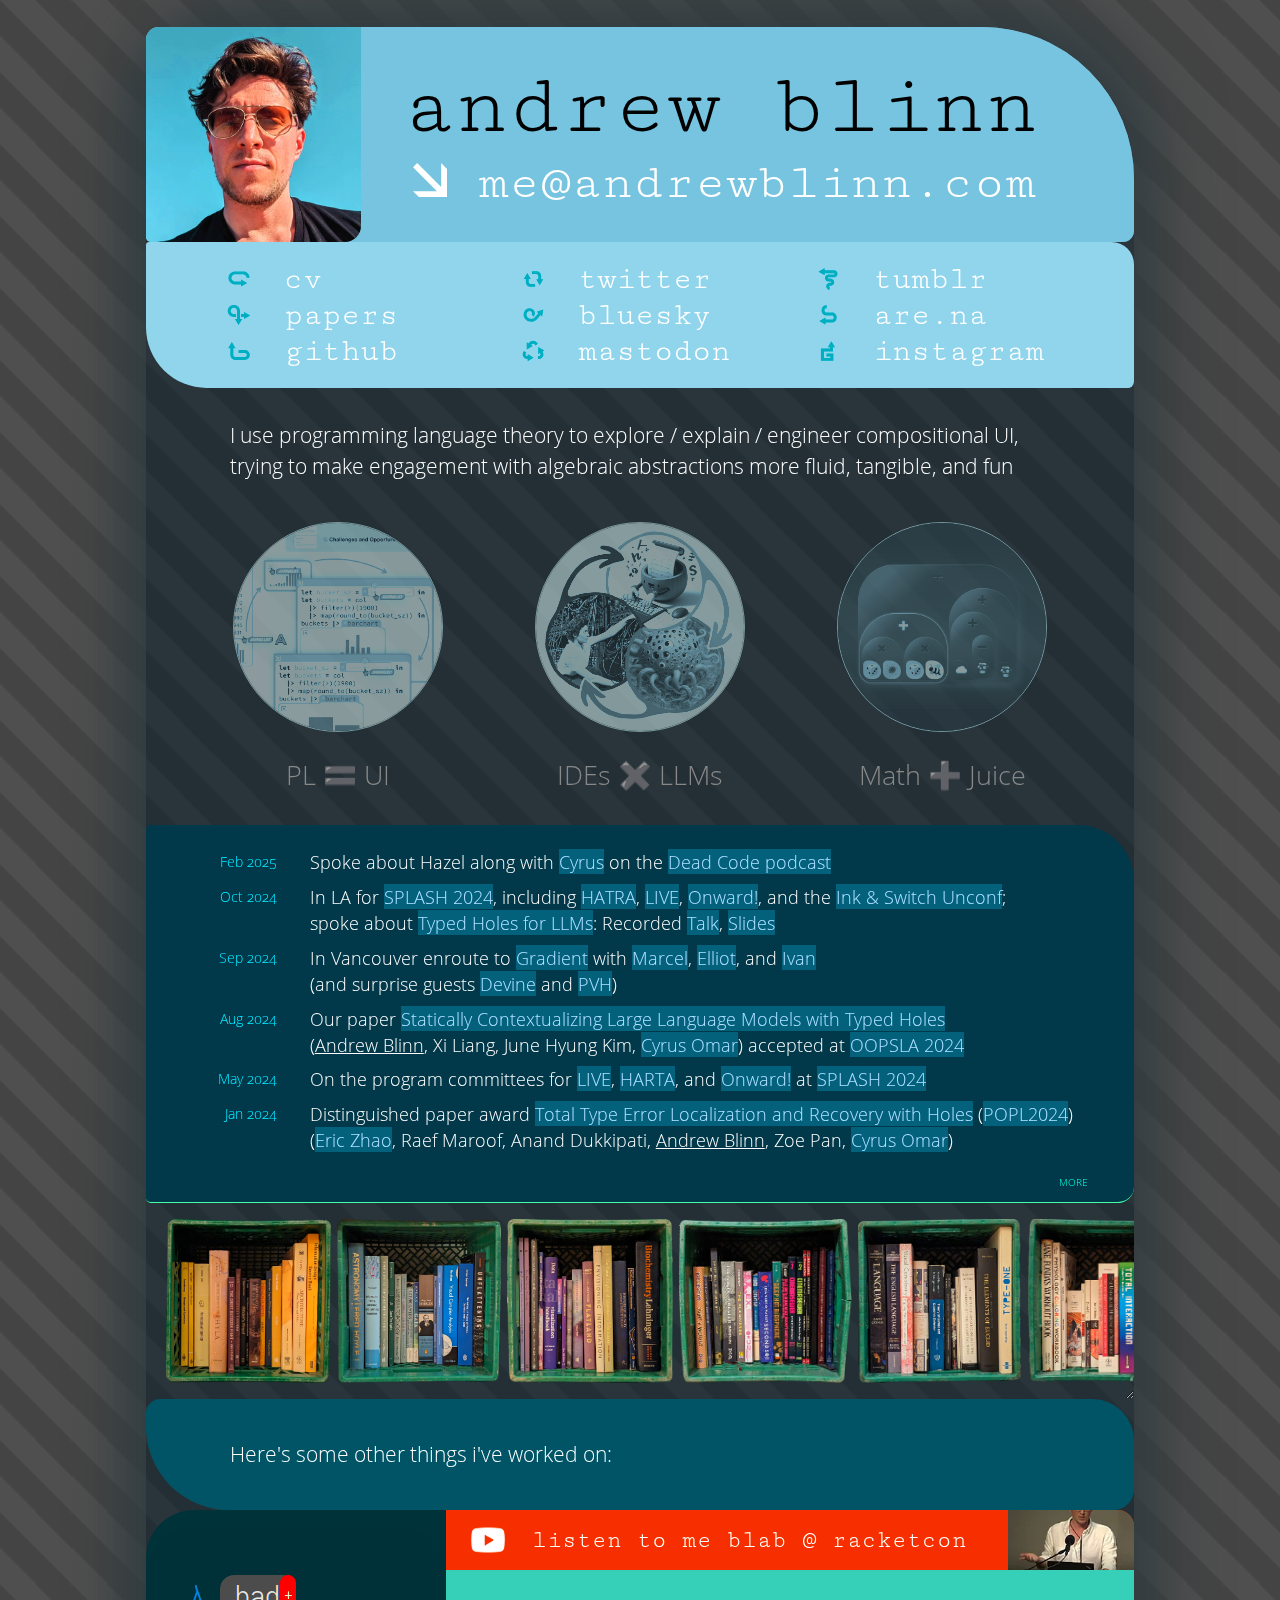
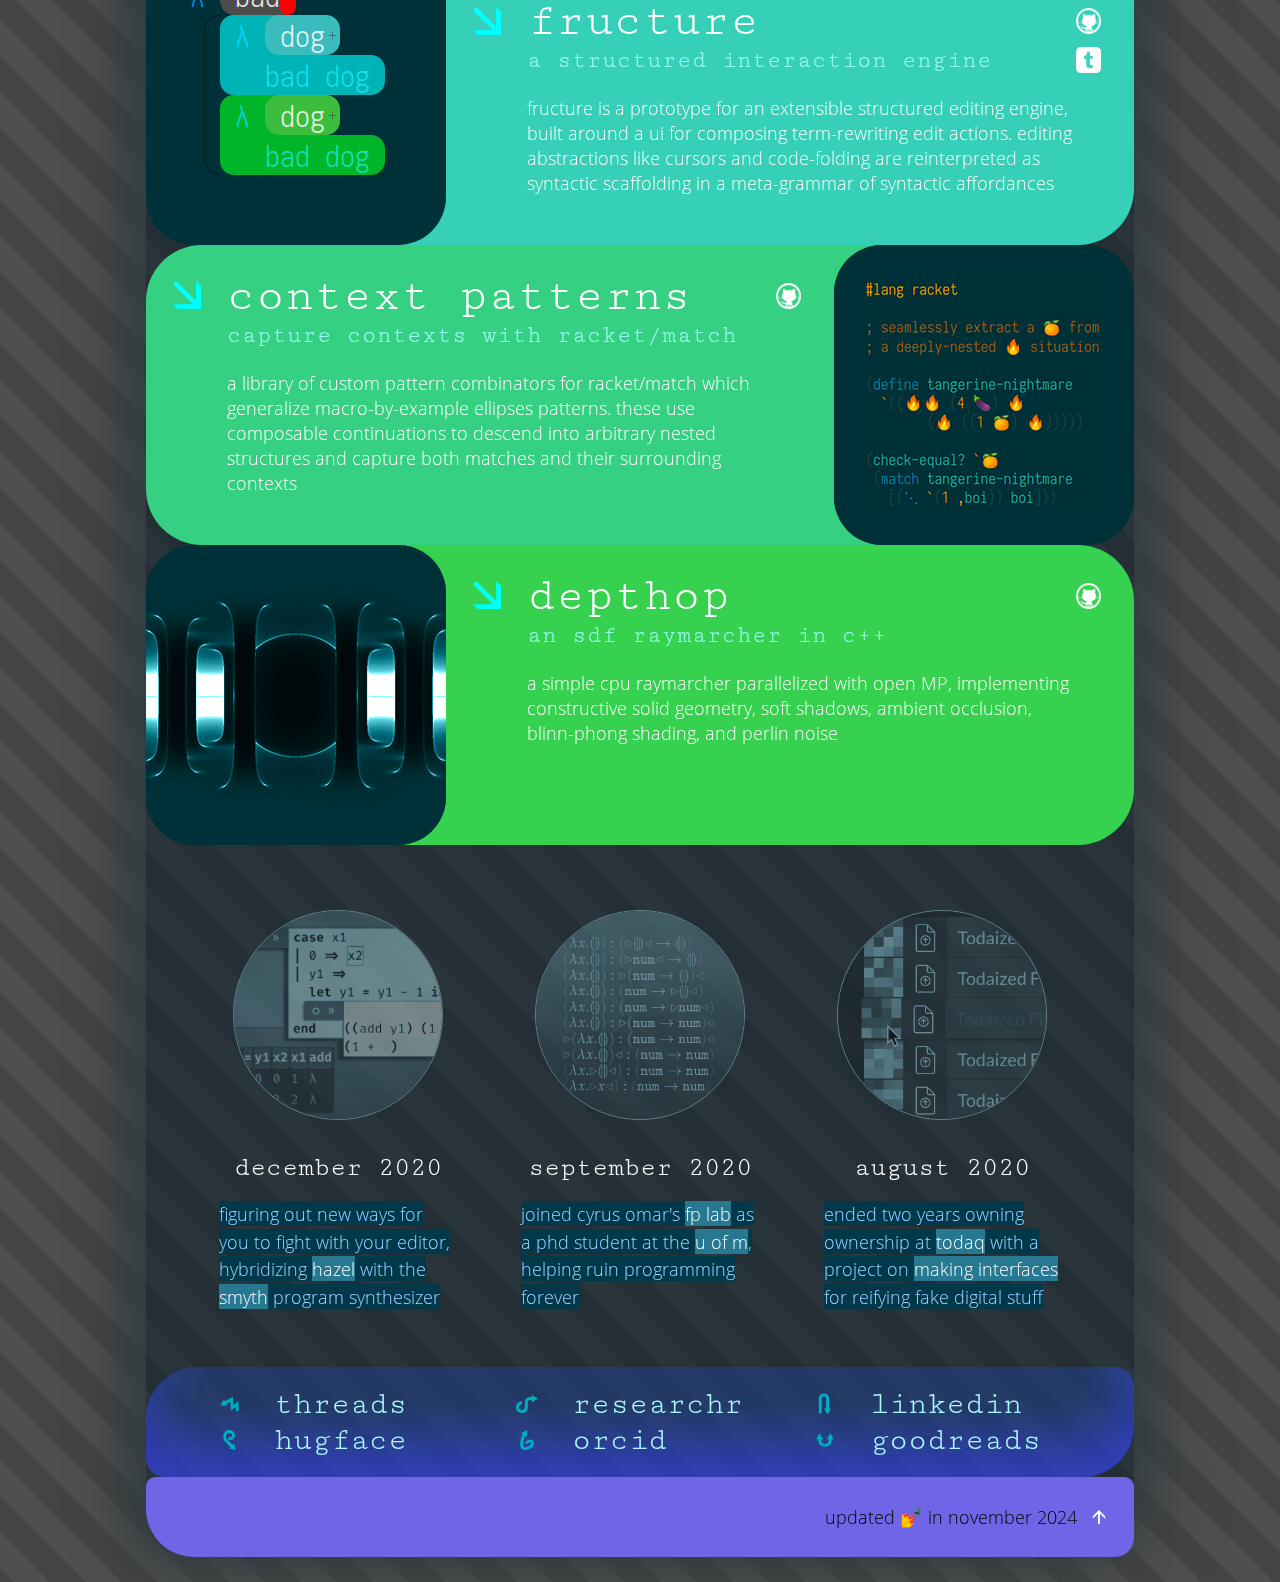
<file: index.html>
<!DOCTYPE html>
<html lang="en">

<head>
  <script async src="https://www.googletagmanager.com/gtag/js?id=UA-134133585-1"></script>
  <script>
    window.dataLayer = window.dataLayer || []; function gtag() { dataLayer.push(arguments); }
    gtag('js', new Date()); gtag('config', 'UA-134133585-1');
  </script>

  <link rel="stylesheet" href="style.css">
  <link rel="icon" type="image/png" href="images/favicon.png">

  <title>andrew blinn</title>

  <meta charset="utf-8">
  <meta name="description"        content="I use programming language theory as a lens on UI design, trying to make engagement with abstractions more fluid, tangible, and fun" />
  <meta property="og:description" content="I use programming language theory as a lens on UI design, trying to make engagement with abstractions more fluid, tangible, and fun" />
  <meta property="og:title"       content="Andrew Blinn" />
  <meta property="og:image"       content="images/me/square-600.webp" />
</head>

<body><div class=container>

  <header>
    <div class="portrait" alt="andrew blinn"></div>
    <h1>andrew blinn</h1>
    <h2><div class=glyph></div><a href="mailto:me@andrewblinn.com">me@andrewblinn.com</a></h2>
  </header>

  <nav>
    <a style="padding: 0.6em 0em 0em 1.5em" href="andrewblinncv.pdf"> <img class=glyph src="images/icons/noun-arrow-1621454.svg" /> <span>cv</span></a>
    <a style="padding: 0.6em 0.75em 0em 0.75em" rel="me" href="https://twitter.com/disconcision"> <img class=glyph src="images/icons/noun-arrow-1621631.svg" /> <span>twitter</span></a>
    <a style="padding: 0.6em 1.5em 0em 0em;" rel="me" href="https://disconcision.com/"> <img class=glyph src="images/icons/noun-arrow-1621705.svg" /><span>tumblr</span></a>
    <a style="padding: 0em 0em 0em 1.5em" rel="me" href="https://scholar.google.com/citations?user=OccotHkAAAAJ"> <img class=glyph src="images/icons/noun-arrow-1621725.svg" /> <span>papers</span></a>
    <a style="padding: 0em 0.75em 0em 0.75em" rel="me" href="https://bsky.app/profile/disconcision.com"> <img class=glyph src="images/icons/noun-arrow-1621680.svg" /> <span>bluesky</span></a>
    <a style="padding: 0em 1.5em 0em 0em" rel="me" href="https://www.are.na/andrew-blinn"> <img class=glyph src="images/icons/noun-arrow-1621563.svg" /> <span>are.na</span></a>
    <a style="padding: 0em 0em 0.6em 1.5em" rel="me" href="https://github.com/disconcision"> <img class=glyph src="images/icons/noun-arrow-1621741.svg" /><span>github</span></a>
    <a style="padding: 0em 0.75em 0.6em 0.75em" rel="me" href="https://types.pl/@disconcision"> <img class=glyph src="images/icons/noun-arrow-1621740.svg" /><span>mastodon</span></a>
    <a style="padding: 0em 0em 0.6em 0" rel="me" href="https://instagram.com/disconcision"> <img class=glyph src="images/icons/noun-arrow-1621738.svg" /><span>instagram</span></a>
  </nav>

  <main>
    <div id="intro">
      <p class="general">
        I use programming language theory to explore / explain / engineer compositional UI,
        trying to make engagement with algebraic abstractions more fluid, tangible, and fun
      </p>
      <p class="d2">
        <b>Can we make GUIs that compose like languages</b>?
        <b>Create languages made of GUIs</b>?<br>
        <b>Can malleable semantic interfaces help make code a thing you can dip you feet in</b>?
      </p>
      <p class="d1">
        <b>Language servers can provide semantic contextualization and guidance to inform<br>
        helpful editing affordances for both people and language models</b>:
        <b>LLMs need IDEs</b>
      </p>
      <p class="d3"> 
        <b>Math needs juice</b>.
        <b>Working on tactile affordances to support the development of<br>
        mechanical sympathy in the manipulation of materials with mechanized semantics</b>
      </p>  
      <section id=forge>
        <article class="a2">
          <img src="images/squares/propl.webp" alt="Programming code with embedded interactive GUIs" />
          <b>PL 🟰 UI</b>
        </article>
        <article class="a1">
          <img src="images/squares/chatlsp.webp" alt="A conversation between programmer, language server, and language model" />
          <b>IDEs ✖️ LLMs</b>
        </article>
        <article class="a3">
          <img src="images/squares/nool.webp" alt="A abstract algebraic tree structure with emojis representing variables" />
          <b>Math ➕ Juice</b>
        </article>
      </section>  
    </div>

     <!-- Old stuff to add to feed:
       490 guest lectures x2
       hazel mere milestones: ADTs, assisant-1, other stuff?
     -->

    <section id=newsfeed>
      <input id="ch" type="checkbox">
      <label for="ch"></label>
      <dl>
        <dt>Feb 2025</dt>
        <dd>
          Spoke about Hazel along with <a href="https://web.eecs.umich.edu/~comar/">Cyrus</a> on the
          <a href="https://shows.acast.com/dead-code/episodes/hole-y-diver-with-cyrus-omar-and-andrew-blinn">Dead Code podcast</a>
        </dd>
        <dt>Oct 2024</dt>
        <dd>
          In LA for <a href="https://2024.splashcon.org/home/splash-2024">SPLASH 2024</a>, including <a href="https://2024.splashcon.org/home/hatra-2024">HATRA</a>,
          <a href="https://2024.splashcon.org/home/live-2024">LIVE</a>, <a href="https://2024.splashcon.org/track/splash-2024-Onward-papers">Onward!</a>,
          and the <a href="https://lu.ma/2024-unconf-losangeles?tk=hLbS3r">Ink & Switch Unconf</a>;
          <br>
          spoke about <a href="https://dl.acm.org/doi/10.1145/3689728">Typed Holes for LLMs</a>: Recorded <a href="https://www.youtube.com/watch?v=-DYe8Fi78sg&t=12708s">Talk</a>, <a href="https://andrewblinn.com/papers/OOPSLA24.slides.Statically.Contextualizing.LLMs.pdf">Slides</a> 
        </dd>
        <dt>Sep 2024</dt>
        <dd>
          In Vancouver enroute to <a href="https://www.gradientretreat.com/">Gradient</a> with <a href="https://wolkenmachine.nl/">Marcel</a>,
          <a href="https://elliot.website/">Elliot</a>, and <a href="https://ivanish.ca/">Ivan</a>
          <br>
          (and surprise guests <a href="https://wiki.xxiivv.com/site/devine_lu_linvega.html">Devine</a> and <a href="https://www.pvh.ca/">PVH</a>)
        </dd>
        <dt>Aug 2024</dt>
        <dd>
          Our paper <a href="https://arxiv.org/abs/2409.00921">Statically Contextualizing Large Language Models with Typed Holes</a>
          <br>
          (<u>Andrew Blinn</u>, Xi Liang, June Hyung Kim, <a href="https://web.eecs.umich.edu/~comar/">Cyrus Omar</a>)
          accepted at <a href="https://2024.splashcon.org/details/splash-2024-oopsla/71/Statically-Contextualizing-Large-Language-Models-with-Typed-Holes">OOPSLA 2024</a> 
        </dd>
        <dt>May 2024</dt>
        <dd>
          On the program committees for
          <a href="https://2024.splashcon.org/home/live-2024">LIVE</a>,
          <a href="https://2024.splashcon.org/home/hatra-2024">HARTA</a>, and
          <a href="https://2024.splashcon.org/track/splash-2024-Onward-papers">Onward!</a>
          at <a href="https://2024.splashcon.org/">SPLASH 2024</a>
        </dd>
        <dt>Jan 2024</dt>
        <dd>
          Distinguished paper award <a href="https://dl.acm.org/doi/10.1145/3632910">Total Type Error Localization and Recovery with Holes</a>
          (<a href="https://popl24.sigplan.org/details/POPL-2024-popl-research-papers/70/Total-Type-Error-Localization-and-Recovery-with-Holes">POPL2024</a>)
          <br>
          (<a href="https://mustardfox.org/">Eric Zhao</a>, Raef Maroof, Anand Dukkipati, <u>Andrew Blinn</u>, Zoe Pan, <a href="https://web.eecs.umich.edu/~comar/">Cyrus Omar</a>)
        </dd>
        <dt>Jan 2024</dt>
        <dd>
          Our paper
          <a href="https://hazel.org/papers/propl24.pdf">Toward a Live, Rich, Composable, and Collaborative Planetary Compute Engine</a> accepted at <a href="https://popl24.sigplan.org/home/propl-2024">PROPL</a> @ <a href="https://popl24.sigplan.org">POPL24</a>
     (<a href="https://bandukwala.me/">Alexander Bandukwala</a>, <u>Andrew Blinn</u>, <a href="https://web.eecs.umich.edu/~comar/">Cyrus Omar</a>)
        </dd>
        <dt>Oct 2023</dt>
        <dd>
          Our paper <a href="https://www.computer.org/csdl/proceedings-article/vl-hcc/2023/294600a071/1RSFK8J0CiY">Gradual Structure Editing with Obligations</a> accepted at <a href="https://conf.researchr.org/home/vlhcc-2023">VL/HCC23</a>
          <br>(<a href="https://dmoon1221.github.io/">David Moon</a>, <u>Andrew Blinn</u>, <a href="https://web.eecs.umich.edu/~comar/">Cyrus Omar</a>)
        </dd>
        <dt>Oct 2023</dt>
        <dd>Spoke about type-directed prompt construction for LLM code completion
           <br>
          at the <a href="https://mwpls2023.engin.umich.edu/">2023 Midwest PL Summit</a>: <a href="http://andrewblinn.com/papers/2023-MWPLS-Type-directed-Prompt-Construction-for-LLM-powered-Programming-Assistants.pdf">Slides</a>
        </dd>
        <dt>Sep 2023</dt>
        <dd>
          Joined the <a href="https://talk.fission.codes/t/trainjam-2023/4789">Train Jam</a> on the <a href="https://www.amtrak.com/empire-builder-train">Empire Builder</a> line from Seattle to St. Louis
          <br>
          for the final <a href="https://www.thestrangeloop.com/">Strange Loop</a> and the first 
          <a href="https://lu.ma/localfirstswunconf-stlouis">Local First Unconf</a>
        </dd>
        <dt>May 2023</dt>
        <dd>
          Mastered (Computer) Science at the <a href="https://rackham.umich.edu/">University of Michigan</a>.
          Presented work on <a href="http://andrewblinn.com/papers/DRAFT-2022.10.andrew-blinn-prelim.pdf">formalizing programming assistants</a>, passed preliminary exam, and advanced to PhD candidacy
        </dd>
        <dt>Apr 2023</dt>
        <dd>
          In Toronto for <a href="https://www.causalislands.com/">Causal Islands</a> and then Galiano via Vancouver to work on <a href="nool/">nool</a>
          <br>
          at <a href="https://www.gradientretreat.com/">Gradient Retreat</a>
          (feat. <a href="https://omar.website/">Omar</a>, <a href="https://a9.io/">Max</a>, and <a href="https://ijc8.me/">Ian</a>)
        </dd>
        <dt>Sep 2022</dt>
        <dd>
          Our paper <a href="https://dl.acm.org/doi/abs/10.1145/3546196.3550164">Tylr - A Tiny Tile-based Structure Editor</a> accepted to TyDe workshop
          <br>(<a href="https://dmoon1221.github.io/">David Moon</a>, <u>Andrew Blinn</u>, <a href="https://web.eecs.umich.edu/~comar/">Cyrus Omar</a>)
        </dd>
        <dt>Sep 2022</dt>
        <dd>
          Spoke about <a href="https://ieeexplore.ieee.org/abstract/document/9833110">programming assistant architecture</a>
          at <a href="https://conf.researchr.org/home/vlhcc-2022">VLHCC22</a> in Rome
        </dd>
        <dt>May 2022</dt>
        <dd>
          <a href="https://ieeexplore.ieee.org/abstract/document/9833110">An Integrative Human-Centered Architecture for Interactive Programming Assistants</a>
          accepted at <a href="https://conf.researchr.org/home/vlhcc-2022">VLHCC22</a> (<u>Andrew Blinn</u>,
            <a href="https://dmoon1221.github.io/">David Moon</a>,
            <a href="https://dedbox.github.io/">Eric Griffis</a>,
            <a href="https://web.eecs.umich.edu/~comar/">Cyrus Omar</a>)
        </dd>
        <dt>Oct 2021</dt>
        <dd>
          Student volunteering at <a href="https://2021.splashcon.org/track/splash-2021-oopsla">SPLASH/OOPSLA</a> in Chicago; attended
          <a href="https://2021.splashcon.org/home/hatra-2021">HATRA</a> and  
          <a href="https://2021.splashcon.org/home/live-2021">LIVE</a> workshops
        </dd>
        <dt>Jun 2021</dt>
        <dd>
          Our paper <a href="https://dl.acm.org/doi/10.1145/3453483.3454059">Filling typed holes with live GUIs</a> accepted at
          <a href="https://www.pldi21.org/home.html">PLDI21</a>
          <br>(<a href="https://web.eecs.umich.edu/~comar/">Cyrus Omar</a>,
            <a href="https://dmoon1221.github.io/">David Moon</a>,
            <u>Andrew Blinn</u>,
            <a href="https://www.cs.cmu.edu/~iev/">Ian Voysey</a>,
            Nick Collins,
          <a href="https://people.cs.uchicago.edu/~rchugh/">Ravi Chugh</a>)
        </dd>
        <dt>Feb 2021</dt>
        <dd>
          In Vancouver enroute to work on <a href="https://furl.farm">furl</a> at <a href="https://www.gradientretreat.com/">Gradient Retreat</a><br>
          (feat. <a href="https://omar.website/">Omar</a>,
    <a href="https://www.tophtucker.com/">Toph</a>, <a href="https://worace.works/">Horace</a>, and <a href="https://x.com/robertjneal">Robert</a>)
        </dd>
        <dt>July 2019</dt>
        <dd>
          Attended Racket's <a href="https://school.racket-lang.org/2019/plan/">How to Design Languages Summer School</a>
          and presented
          <br>
          <a href="https://github.com/disconcision/fructure">Fructure</a> at <a href="https://con.racket-lang.org/2019/">RacketCon 2019</a>:
          <a href="https://www.youtube.com/watch?v=CnbVCNIh1NA">Talk</a>, <a href="https://github.com/disconcision/fructure/blob/master/screenshots/REAL-RacketCon-Fructure-Talk.pdf">Slides</a>
        </dd>
        <dt>May 2019</dt>
        <dd>
          Started work at <a href="https://engineering.todaq.net">TodaQ</a> Toronto
        </dd>
        <dt>May 2019</dt>
        <dd>
          Graduated the <a href="https://www.utoronto.ca/">University of Toronto</a> with an HBSc in Computer Science & Mathematics 
        </dd>
        <dt>April 2019</dt>
        <dd>
          Attended <a href="https://clojurenorth.com/2019/">Clojure North</a> in Toronto
        </dd>
    
        <dt>Oct 2018</dt>
        <dd>
          St. Louis triple header: Attending <a href="https://conf.researchr.org/home/icfp-2018">ICFP2018</a>, 
          <a href="https://www.thestrangeloop.com/2018/sessions.html">Strange Loop 2018</a>,
          <a href="https://con.racket-lang.org/2018/">RacketCon 2018</a>
        </dd>
    
        <dt>July 2018</dt>
        <dd>
          At the <a href="https://www.cs.uoregon.edu/research/summerschool/summer18/">Oregon Programming Languages Summer School</a> in Eugene
        </dd>
      </dl>
    </section>

    <section id=books>
      <img src="images/books/bs3.webp" />
      <img src="images/books/bs1.webp" />
      <img src="images/books/bs2.webp" />
      <img src="images/books/bs0.webp" />
      <img src="images/books/bs4.webp" />
      <img src="images/books/bs5.webp" />
      <img src="images/books/bs7.webp" />
      <img src="images/books/bs6.webp" />
      <img src="images/books/bs9.webp" />
      <img src="images/books/bs8.webp" />
    </section>  

    <p>Here's some other things i've worked on:</p>

    <section id=projects>
      <article id=fructure>
        <a class=container href="https://github.com/disconcision/fructure">
          <h1>fructure</h1>
          <h2>a structured interaction engine</h2>
          <p> fructure is a prototype for an extensible structured editing engine,
              built around a ui for composing term-rewriting edit actions.
              editing abstractions like cursors and code-folding are reinterpreted as
              syntactic scaffolding in a meta-grammar of syntactic affordances </p>
          <div class=glyph></div><div class=githubicon></div><div class=tumblricon></div></a>
        <figure id=fig1><img src="images/squares/fructure.webp" alt="bad dog combinator"></figure>
        <div class=videolink>
          <a href="https://www.youtube.com/watch?v=CnbVCNIh1NA">
            <div class=youtubeicon></div>listen to me blab @ racketcon</a>
          <div class=scrot></div></div></article>

      <article id=context-patterns>
        <a class=container href="https://github.com/disconcision/containment-patterns">
          <h1>context patterns</h1>
          <h2>capture contexts with racket/match</h2>
          <p> a library of custom pattern combinators for racket/match which generalize
              macro-by-example ellipses patterns. these use composable continuations to
              descend into arbitrary nested structures and capture both matches and their
              surrounding contexts </p>
          <div class=glyph></div><div class=githubicon></div></a>
        <figure><img src="images/squares/containment-patterns.webp" alt="tangerine nightmare"></figure></article>

      <article id=depthop>
        <a class=container href="https://github.com/disconcision/depthop">
          <h1>depthop</h1>
          <h2>an sdf raymarcher in c++</h2>
          <p> a simple cpu raymarcher parallelized with open MP,
              implementing constructive solid geometry, soft shadows,
              ambient occlusion, blinn-phong shading, and perlin noise</p>
          <div class=glyph></div><div class=githubicon></div></a>
        <figure><img src="images/squares/depthmarch.webp" alt="caged sphere"></figure></article></section>
      
    <section id=news>
      <article><img src="images/squares/shmyth.webp" alt="program synthesis in hazel" />
        <b>december 2020</b>
        <p><span>figuring out new ways for you to fight with your editor,
           hybridizing <a href="http://hazel.org">hazel</a> with the
           <a href="https://arxiv.org/pdf/1911.00583.pdf">smyth</a> program synthesizer</span></p></article>
  
      <article><img src="images/squares/hazelnut.webp" alt="a sequence of transformations in the hazelnut editor calculus"/>
        <b>september 2020</b>
        <p><span>joined cyrus omar's <a href="http://fplab.mplse.org/">fp lab</a>
           as a phd student at the <a href="https://rackham.umich.edu/">u of m</a>, 
           helping ruin programming forever</span></p></article>
  
      <article><video autoplay muted loop src="images/squares/todaq.mp4" alt="visual representation of hashed data structures"></video>
        <b>august 2020</b>
        <p><span>ended two years owning ownership at
           <a href="https://engineering.todaq.net/index.html">todaq</a>
           with a project on <a href="portfolio/todaq/index.html">
           making interfaces</a> for reifying fake digital stuff</span></p></article>
    </section>
      
  </main>

  <!-- other links:
    https://www.researchgate.net/profile/Andrew-Blinn
    https://dl.acm.org/profile/99659746231
    https://dblp.org/pid/295/3328.html
  -->
    
  <nav class="bottom">
    <a style="padding: 0.6em 0em 0em 1.5em" rel="me" href="https://www.threads.net/@disconcision"><img class=glyph src="images/icons/noun-arrow-1621737.svg" /><span>threads</span></a>
    <a style="padding: 0.6em 0.75em 0em 0.75em" rel="me" href="https://conf.researchr.org/profile/conf/andrewblinn1"><img class=glyph src="images/icons/noun-arrow-1621721.svg" /> <span>researchr</span></a>
    <a style="padding: 0.6em 1.5em 0em 0em;" rel="me" href="https://www.linkedin.com/in/andrewblinn/"><img class=glyph src="images/icons/noun-arrow-1621670.svg" /><span>linkedin</span></a>
    <a style="padding: 0em 0em 0.6em 1.5em" rel="me" href="https://huggingface.co/disconcision"><img class=glyph src="images/icons/noun-arrow-1621660.svg" /> <span>hugface</span></a>
    <a style="padding: 0em 0.75em 0.6em 0.75em" rel="me" href="https://orcid.org/0000-0001-6938-7379"><img class=glyph src="images/icons/noun-arrow-1621652.svg" /> <span>orcid</span></a>
    <a style="padding: 0em 1.5em 0.6em 0em" rel="me" href="https://www.goodreads.com/disconcision"><img class=glyph src="images/icons/noun-arrow-1621588.svg" /> <span>goodreads</span></a></nav>

  <footer>
    <p>updated 💅 in november 2024 &nbsp;
       <a href="#top"> <span class="arrowup glyph"></span></a></p></footer>
    
</div></body>
</html>
</file>
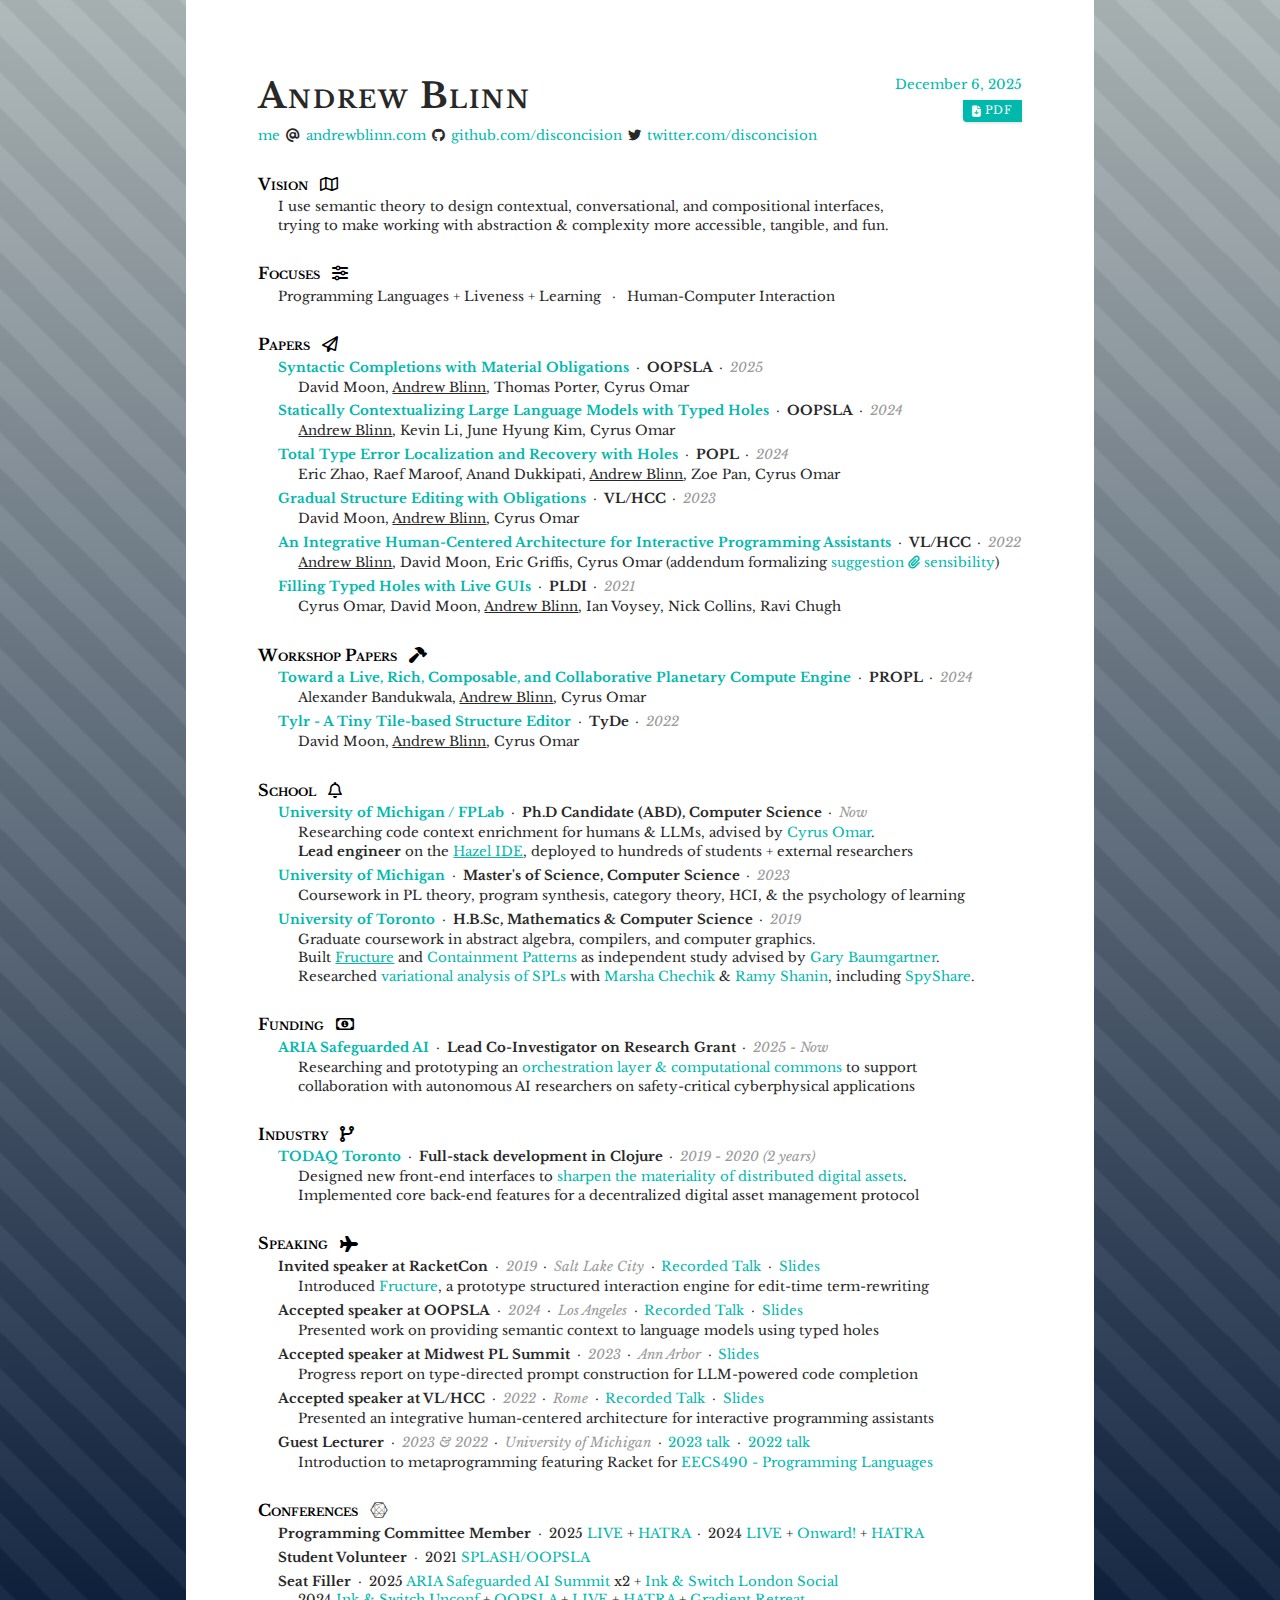
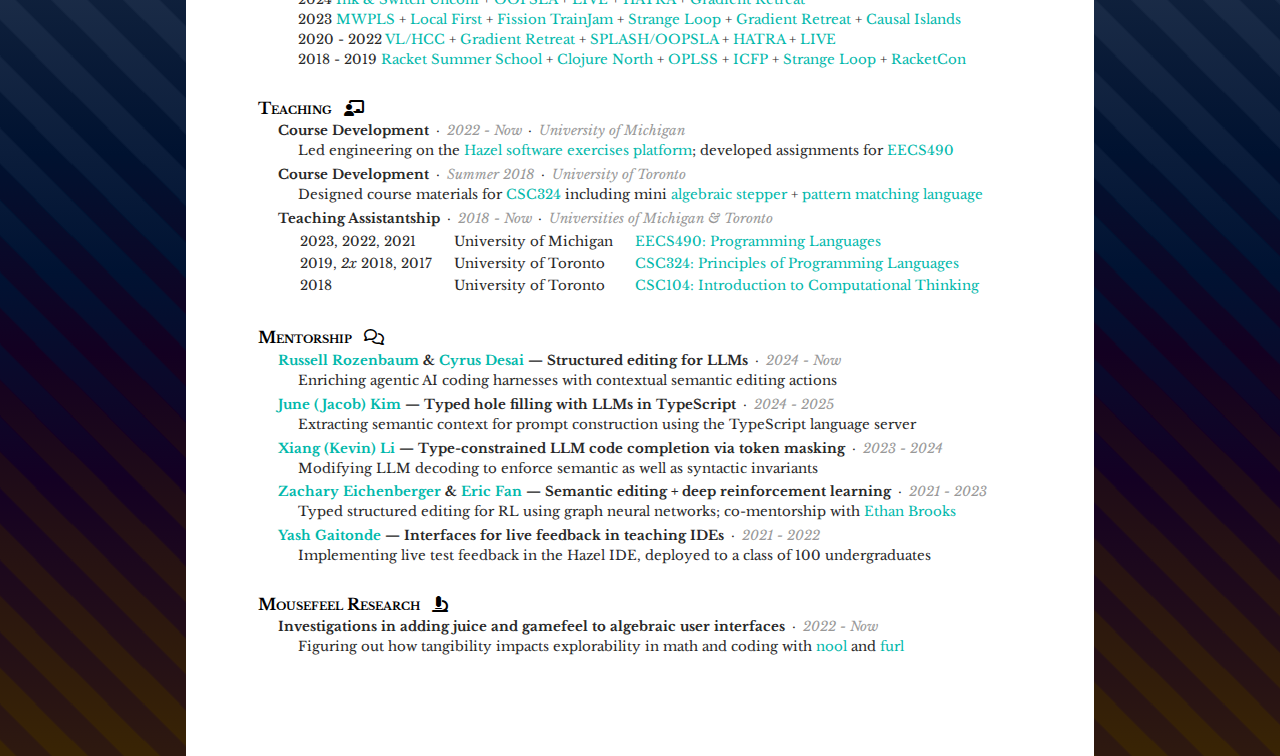
<file: cv/index.html>
<!DOCTYPE html>
<html lang="en">
<head>
  <meta charset="UTF-8">
  <meta name="viewport" content="width=device-width, initial-scale=1.0">
  <title>Andrew Blinn - CV</title>
  <link rel="stylesheet" href="https://cdnjs.cloudflare.com/ajax/libs/font-awesome/6.4.0/css/all.min.css">
  <link rel="preconnect" href="https://fonts.googleapis.com">
  <link rel="preconnect" href="https://fonts.gstatic.com" crossorigin>
  <link href="https://fonts.googleapis.com/css2?family=Libre+Baskerville:ital,wght@0,400;0,700;1,400&display=swap" rel="stylesheet">
  <link rel="stylesheet" href="cv.css">
  <link rel="icon" type="image/png" href="images/favicon.png">
</head>
<body>

  <header class="header">
    <div class="date">December 6, 2025</div>
    <a href="andrewblinncv.pdf" class="pdf-badge"><i class="fa-solid fa-file-arrow-down"></i> PDF</a>
    <div class="name">Andrew Blinn</div>
  </header>
  
  <div class="contact">
    <a href="mailto:me@andrewblinn.com">me</a>
    <i class="fa-solid fa-at"></i>
    <a href="http://andrewblinn.com">andrewblinn.com</a>
    <i class="fa-brands fa-github"></i>
    <a href="http://github.com/disconcision">github.com/disconcision</a>
    <i class="fa-brands fa-twitter"></i>
    <a href="http://twitter.com/disconcision">twitter.com/disconcision</a>
  </div>

  <section class="section">
    <h2 class="section-title">Vision <i class="fa-regular fa-map"></i></h2>
    <div class="body-text">
      I use semantic theory to design contextual, conversational, and compositional interfaces,<br>
      trying to make working with abstraction &amp; complexity more accessible, tangible, and fun.
    </div>
  </section>

  <section class="section">
    <h2 class="section-title">Focuses <i class="fa-solid fa-sliders"></i></h2>
    <div class="body-text">
      Programming Languages + Liveness + Learning <span class="sbull">·</span> Human-Computer Interaction
    </div>
  </section>

  <section class="section">
    <h2 class="section-title">Papers <i class="fa-regular fa-paper-plane"></i></h2>
    
    <div class="entry">
      <div class="entry-header">
        <span class="entry-title"><a href="https://arxiv.org/abs/2508.16848">Syntactic Completions with Material Obligations</a></span>
        <span class="sbull">·</span><span><strong>OOPSLA</strong></span>
        <span class="sbull">·</span><span class="entry-meta">2025</span>
      </div>
      <div class="entry-body authors">David Moon, <span class="me">Andrew Blinn</span>, Thomas Porter, Cyrus Omar</div>
    </div>
    
    <div class="entry">
      <div class="entry-header">
        <span class="entry-title"><a href="https://dl.acm.org/doi/abs/10.1145/3689728">Statically Contextualizing Large Language Models with Typed Holes</a></span>
        <span class="sbull">·</span><span><strong>OOPSLA</strong></span>
        <span class="sbull">·</span><span class="entry-meta">2024</span>
      </div>
      <div class="entry-body authors"><span class="me">Andrew Blinn</span>, Kevin Li, June Hyung Kim, Cyrus Omar</div>
    </div>
    
    <div class="entry">
      <div class="entry-header">
        <span class="entry-title"><a href="https://dl.acm.org/doi/10.1145/3632910">Total Type Error Localization and Recovery with Holes</a></span>
        <span class="sbull">·</span><span><strong>POPL</strong></span>
        <span class="sbull">·</span><span class="entry-meta">2024</span>
      </div>
      <div class="entry-body authors">Eric Zhao, Raef Maroof, Anand Dukkipati, <span class="me">Andrew Blinn</span>, Zoe Pan, Cyrus Omar</div>
    </div>
    
    <div class="entry">
      <div class="entry-header">
        <span class="entry-title"><a href="https://www.computer.org/csdl/proceedings-article/vl-hcc/2023/294600a071/1RSFK8J0CiY">Gradual Structure Editing with Obligations</a></span>
        <span class="sbull">·</span><span><strong>VL/HCC</strong></span>
        <span class="sbull">·</span><span class="entry-meta">2023</span>
      </div>
      <div class="entry-body authors">David Moon, <span class="me">Andrew Blinn</span>, Cyrus Omar</div>
    </div>
    
    <div class="entry">
      <div class="entry-header">
        <span class="entry-title"><a href="https://ieeexplore.ieee.org/abstract/document/9833110">An Integrative Human-Centered Architecture for Interactive Programming Assistants</a></span>
        <span class="sbull">·</span><span><strong>VL/HCC</strong></span>
        <span class="sbull">·</span><span class="entry-meta">2022</span>
      </div>
      <div class="entry-body authors"><span class="me">Andrew Blinn</span>, David Moon, Eric Griffis, Cyrus Omar (addendum formalizing <a href="http://andrewblinn.com/papers/DRAFT-2022.10.andrew-blinn-prelim.pdf">suggestion <i class="fa-solid fa-paperclip"></i> sensibility</a>)</div>
    </div>
    
    <div class="entry">
      <div class="entry-header">
        <span class="entry-title"><a href="https://dl.acm.org/doi/10.1145/3453483.3454059">Filling Typed Holes with Live GUIs</a></span>
        <span class="sbull">·</span><span><strong>PLDI</strong></span>
        <span class="sbull">·</span><span class="entry-meta">2021</span>
      </div>
      <div class="entry-body authors">Cyrus Omar, David Moon, <span class="me">Andrew Blinn</span>, Ian Voysey, Nick Collins, Ravi Chugh</div>
    </div>
  </section>

  <section class="section">
    <h2 class="section-title">Workshop Papers <i class="fa-solid fa-hammer"></i></h2>
    
    <div class="entry">
      <div class="entry-header">
        <span class="entry-title"><a href="https://hazel.org/papers/propl24.pdf">Toward a Live, Rich, Composable, and Collaborative Planetary Compute Engine</a></span>
        <span class="sbull">·</span><span><strong>PROPL</strong></span>
        <span class="sbull">·</span><span class="entry-meta">2024</span>
      </div>
      <div class="entry-body authors">Alexander Bandukwala, <span class="me">Andrew Blinn</span>, Cyrus Omar</div>
    </div>
    
    <div class="entry">
      <div class="entry-header">
        <span class="entry-title"><a href="https://dl.acm.org/doi/abs/10.1145/3546196.3550164">Tylr - A Tiny Tile-based Structure Editor</a></span>
        <span class="sbull">·</span><span><strong>TyDe</strong></span>
        <span class="sbull">·</span><span class="entry-meta">2022</span>
      </div>
      <div class="entry-body authors">David Moon, <span class="me">Andrew Blinn</span>, Cyrus Omar</div>
    </div>
  </section>

  <section class="section">
    <h2 class="section-title">School <i class="fa-regular fa-bell"></i></h2>
    
    <div class="entry">
      <div class="entry-header">
        <span class="entry-title"><a href="http://fplab.mplse.org/">University of Michigan / FPLab</a></span>
        <span class="sbull">·</span><span><strong>Ph.D Candidate (ABD), Computer Science</strong></span>
        <span class="sbull">·</span><span class="entry-meta">Now</span>
      </div>
      <div class="entry-body">
        Researching code context enrichment for humans &amp; LLMs, advised by <a href="https://web.eecs.umich.edu/~comar/">Cyrus Omar</a>.<br>
        <strong>Lead engineer</strong> on the <a href="https://github.com/hazelgrove/hazel/" class="uline">Hazel IDE</a>, deployed to hundreds of students + external researchers
      </div>
    </div>
    
    <div class="entry">
      <div class="entry-header">
        <span class="entry-title"><a href="https://rackham.umich.edu/">University of Michigan</a></span>
        <span class="sbull">·</span><span><strong>Master's of Science, Computer Science</strong></span>
        <span class="sbull">·</span><span class="entry-meta">2023</span>
      </div>
      <div class="entry-body">Coursework in PL theory, program synthesis, category theory, HCI, &amp; the psychology of learning</div>
    </div>
    
    <div class="entry">
      <div class="entry-header">
        <span class="entry-title"><a href="http://www.utoronto.ca">University of Toronto</a></span>
        <span class="sbull">·</span><span><strong>H.B.Sc, Mathematics &amp; Computer Science</strong></span>
        <span class="sbull">·</span><span class="entry-meta">2019</span>
      </div>
      <div class="entry-body">
        Graduate coursework in abstract algebra, compilers, and computer graphics.<br>
        Built <a href="https://github.com/disconcision/fructure" class="uline">Fructure</a> and <a href="https://github.com/disconcision/containment-patterns">Containment Patterns</a> as independent study advised by <a href="https://www.cs.utoronto.ca/~gfb/">Gary Baumgartner</a>.<br>
        Researched <a href="https://github.com/disconcision/vardatalab/blob/master/CSC495_TECHNIQUES_IN_VARIABILITY_AWARE_DATA_STRUCTURES.pdf">variational analysis of SPLs</a> with <a href="https://www.cs.toronto.edu/~chechik/">Marsha Chechik</a> &amp; <a href="https://scholar.google.com/citations?user=zrYATWoAAAAJ&hl=en">Ramy Shanin</a>, including <a href="https://github.com/disconcision/spyshare">SpyShare</a>.
      </div>
    </div>
  </section>

  <section class="section">
    <h2 class="section-title">Funding <i class="fa-regular fa-money-bill-1"></i></h2>
    
    <div class="entry">
      <div class="entry-header">
        <span class="entry-title"><a href="https://www.aria.org.uk/opportunity-spaces/mathematics-for-safe-ai/safeguarded-ai/">ARIA Safeguarded AI</a></span>
        <span class="sbull">·</span><span><strong>Lead Co-Investigator on Research Grant</strong></span>
        <span class="sbull">·</span><span class="entry-meta">2025 - Now</span>
      </div>
      <div class="entry-body">
        Researching and prototyping an <a href="https://www.aria.org.uk/opportunity-spaces/mathematics-for-safe-ai/safeguarded-ai/meet-the-creators?tabId=scaffolding-platforms">orchestration layer &amp; computational commons</a> to support<br>
        collaboration with autonomous AI researchers on safety-critical cyberphysical applications
      </div>
    </div>
  </section>

  <section class="section">
    <h2 class="section-title">Industry <i class="fa-solid fa-code-branch"></i></h2>
    
    <div class="entry">
      <div class="entry-header">
        <span class="entry-title"><a href="http://todaqfinance.net/">TODAQ Toronto</a></span>
        <span class="sbull">·</span><span><strong>Full-stack development in Clojure</strong></span>
        <span class="sbull">·</span><span class="entry-meta">2019 - 2020 (2 years)</span>
      </div>
      <div class="entry-body">
        Designed new front-end interfaces to <a href="https://andrewblinn.com/portfolio/todaq/">sharpen the materiality of distributed digital assets</a>.<br>
        Implemented core back-end features for a decentralized digital asset management protocol
      </div>
    </div>
  </section>

  <section class="section">
    <h2 class="section-title">Speaking <i class="fa-solid fa-plane"></i></h2>
    
    <div class="entry">
      <div class="entry-header">
        <span class="entry-title">Invited speaker at RacketCon</span>
        <span class="sbull">·</span><span class="entry-meta">2019</span>
        <span class="sbull">·</span><span class="entry-meta">Salt Lake City</span>
        <span class="sbull">·</span><span><a href="https://www.youtube.com/watch?v=CnbVCNIh1NA">Recorded Talk</a></span>
        <span class="sbull">·</span><span><a href="https://github.com/disconcision/fructure/blob/master/screenshots/REAL-RacketCon-Fructure-Talk.pdf">Slides</a></span>
      </div>
      <div class="entry-body">Introduced <a href="https://github.com/disconcision/fructure">Fructure</a>, a prototype structured interaction engine for edit-time term-rewriting</div>
    </div>
    
    <div class="entry">
      <div class="entry-header">
        <span class="entry-title">Accepted speaker at OOPSLA</span>
        <span class="sbull">·</span><span class="entry-meta">2024</span>
        <span class="sbull">·</span><span class="entry-meta">Los Angeles</span>
        <span class="sbull">·</span><span><a href="https://www.youtube.com/watch?v=-DYe8Fi78sg&t=12703s">Recorded Talk</a></span>
        <span class="sbull">·</span><span><a href="https://andrewblinn.com/papers/OOPSLA24.slides.Statically.Contextualizing.LLMs.pdf">Slides</a></span>
      </div>
      <div class="entry-body">Presented work on providing semantic context to language models using typed holes</div>
    </div>
    
    <div class="entry">
      <div class="entry-header">
        <span class="entry-title">Accepted speaker at Midwest PL Summit</span>
        <span class="sbull">·</span><span class="entry-meta">2023</span>
        <span class="sbull">·</span><span class="entry-meta">Ann Arbor</span>
        <span class="sbull">·</span><span><a href="http://andrewblinn.com/papers/2023-MWPLS-Type-directed-Prompt-Construction-for-LLM-powered-Programming-Assistants.pdf">Slides</a></span>
      </div>
      <div class="entry-body">Progress report on type-directed prompt construction for LLM-powered code completion</div>
    </div>
    
    <div class="entry">
      <div class="entry-header">
        <span class="entry-title">Accepted speaker at VL/HCC</span>
        <span class="sbull">·</span><span class="entry-meta">2022</span>
        <span class="sbull">·</span><span class="entry-meta">Rome</span>
        <span class="sbull">·</span><span><a href="https://www.youtube.com/watch?v=G_9Yyut3ckw">Recorded Talk</a></span>
        <span class="sbull">·</span><span><a href="https://docs.google.com/presentation/d/1lrclRzlx-ayd_iqOENyvCtnexBgTpkaSltPmgQQi_IE/edit?usp=sharing">Slides</a></span>
      </div>
      <div class="entry-body">Presented an integrative human-centered architecture for interactive programming assistants</div>
    </div>
    
    <div class="entry">
      <div class="entry-header">
        <span class="entry-title">Guest Lecturer</span>
        <span class="sbull">·</span><span class="entry-meta">2023 &amp; 2022</span>
        <span class="sbull">·</span><span class="entry-meta">University of Michigan</span>
        <span class="sbull">·</span><span><a href="https://www.youtube.com/watch?v=G9lcHDCkTs8">2023 talk</a></span>
        <span class="sbull">·</span><span><a href="https://www.youtube.com/watch?v=pDKc14OCu9Q">2022 talk</a></span>
      </div>
      <div class="entry-body">Introduction to metaprogramming featuring Racket for <a href="https://eecs490.github.io/eecs490.org/">EECS490 - Programming Languages</a></div>
    </div>
  </section>

  <section class="section">
    <h2 class="section-title">Conferences <i class="fa-brands fa-connectdevelop"></i></h2>
    
    <div class="entry">
      <div class="entry-header">
        <span class="entry-title">Programming Committee Member</span>
        <span class="sbull">·</span>
        <span>2025 <a href="https://liveprog.org/">LIVE</a> + <a href="https://2025.splashcon.org/home/hatra-2025">HATRA</a></span>
        <span class="sbull">·</span>
        <span>2024 <a href="https://2024.splashcon.org/home/live-2024">LIVE</a> + <a href="https://2024.splashcon.org/track/splash-2024-Onward-papers">Onward!</a> + <a href="https://2024.splashcon.org/home/hatra-2024">HATRA</a></span>
      </div>
    </div>
    
    <div class="entry">
      <div class="entry-header">
        <span class="entry-title">Student Volunteer</span>
        <span class="sbull">·</span>
        <span>2021 <a href="https://2021.splashcon.org/track/splash-2021-oopsla">SPLASH/OOPSLA</a></span>
      </div>
    </div>
    
    <div class="entry">
      <div class="entry-header">
        <span class="entry-title">Seat Filler</span>
        <span class="sbull">·</span>
        <span>2025 <a href="https://www.aria.org.uk/opportunity-spaces/mathematics-for-safe-ai/safeguarded-ai/">ARIA Safeguarded AI Summit</a> x2 + <a href="https://luma.com/lxfxu463">Ink &amp; Switch London Social</a></span>
      </div>
      <div class="conference-list">
        <div class="year-line"><span class="year">2024</span> <a href="https://lu.ma/2024-unconf-losangeles">Ink &amp; Switch Unconf</a> + <a href="https://2024.splashcon.org/track/splash-2024-OOPSLA">OOPSLA</a> + <a href="https://2024.splashcon.org/home/live-2024">LIVE</a> + <a href="https://2024.splashcon.org/home/hatra-2024">HATRA</a> + <a href="https://www.gradientretreat.com/">Gradient Retreat</a></div>
        <div class="year-line"><span class="year">2023</span> <a href="https://mwpls2023.engin.umich.edu/">MWPLS</a> + <a href="https://lu.ma/localfirstswunconf-stlouis">Local First</a> + <a href="https://talk.fission.codes/t/trainjam-2023/4789">Fission TrainJam</a> + <a href="https://www.thestrangeloop.com/">Strange Loop</a> + <a href="https://www.gradientretreat.com/">Gradient Retreat</a> + <a href="https://www.causalislands.com/">Causal Islands</a></div>
        <div class="year-line"><span class="year">2020 - 2022</span> <a href="https://conf.researchr.org/home/vlhcc-2022">VL/HCC</a> + <a href="https://www.gradientretreat.com/">Gradient Retreat</a> + <a href="https://2021.splashcon.org/track/splash-2021-oopsla">SPLASH/OOPSLA</a> + <a href="https://2021.splashcon.org/home/hatra-2021">HATRA</a> + <a href="https://2021.splashcon.org/home/live-2021">LIVE</a></div>
        <div class="year-line"><span class="year">2018 - 2019</span> <a href="https://school.racket-lang.org/2019/plan/">Racket Summer School</a> + <a href="https://clojurenorth.com/">Clojure North</a> + <a href="https://www.cs.uoregon.edu/research/summerschool/summer18/">OPLSS</a> + <a href="https://conf.researchr.org/home/icfp-2018">ICFP</a> + <a href="https://www.thestrangeloop.com/2018/sessions.html">Strange Loop</a> + <a href="https://con.racket-lang.org/2018/">RacketCon</a></div>
      </div>
    </div>
  </section>

  <section class="section">
    <h2 class="section-title">Teaching <i class="fa-solid fa-chalkboard-user"></i></h2>
    
    <div class="entry">
      <div class="entry-header">
        <span class="entry-title">Course Development</span>
        <span class="sbull">·</span><span class="entry-meta">2022 - Now</span>
        <span class="sbull">·</span><span class="entry-meta">University of Michigan</span>
      </div>
      <div class="entry-body">Led engineering on the <a href="https://hazel.org/build/dev">Hazel software exercises platform</a>; developed assignments for <a href="https://eecs490.github.io/eecs490.org/">EECS490</a></div>
    </div>
    
    <div class="entry">
      <div class="entry-header">
        <span class="entry-title">Course Development</span>
        <span class="sbull">·</span><span class="entry-meta">Summer 2018</span>
        <span class="sbull">·</span><span class="entry-meta">University of Toronto</span>
      </div>
      <div class="entry-body">Designed course materials for <a href="https://www.cs.toronto.edu/~gfb/csc324/2017W/">CSC324</a> including mini <a href="https://github.com/disconcision/racketlab/blob/master/choice-stepper.rkt">algebraic stepper</a> + <a href="https://github.com/disconcision/ductile">pattern matching language</a></div>
    </div>
    
    <div class="entry">
      <div class="entry-header">
        <span class="entry-title">Teaching Assistantship</span>
        <span class="sbull">·</span><span class="entry-meta">2018 - Now</span>
        <span class="sbull">·</span><span class="entry-meta">Universities of Michigan &amp; Toronto</span>
      </div>
      <table class="teaching-table">
        <tr>
          <td class="years">2023, 2022, 2021</td>
          <td class="school">University of Michigan</td>
          <td><a href="https://eecs490.github.io/eecs490.org/">EECS490: Programming Languages</a></td>
        </tr>
        <tr>
          <td class="years">2019, <em>2x</em> 2018, 2017</td>
          <td class="school">University of Toronto</td>
          <td><a href="https://www.cs.toronto.edu/~gfb/csc324/2017W/">CSC324: Principles of Programming Languages</a></td>
        </tr>
        <tr>
          <td class="years">2018</td>
          <td class="school">University of Toronto</td>
          <td><a href="https://www.cs.toronto.edu/~gfb/csc104/2018F/">CSC104: Introduction to Computational Thinking</a></td>
        </tr>
      </table>
    </div>
  </section>

  <section class="section">
    <h2 class="section-title">Mentorship <i class="fa-regular fa-comments"></i></h2>
    
    <div class="entry">
      <div class="entry-header">
        <span class="entry-title"><a href="https://russell-rozenbaum.github.io/PersonalWebsite/">Russell Rozenbaum</a> &amp; <a href="https://www.linkedin.com/in/cyrus-desai-7a8b41200">Cyrus Desai</a> — Structured editing for LLMs</span>
        <span class="sbull">·</span><span class="entry-meta">2024 - Now</span>
      </div>
      <div class="entry-body">Enriching agentic AI coding harnesses with contextual semantic editing actions</div>
    </div>
    
    <div class="entry">
      <div class="entry-header">
        <span class="entry-title"><a href="https://github.com/jpoly1219">June (Jacob) Kim</a> — Typed hole filling with LLMs in TypeScript</span>
        <span class="sbull">·</span><span class="entry-meta">2024 - 2025</span>
      </div>
      <div class="entry-body">Extracting semantic context for prompt construction using the TypeScript language server</div>
    </div>
    
    <div class="entry">
      <div class="entry-header">
        <span class="entry-title"><a href="https://github.com/AlienKevin">Xiang (Kevin) Li</a> — Type-constrained LLM code completion via token masking</span>
        <span class="sbull">·</span><span class="entry-meta">2023 - 2024</span>
      </div>
      <div class="entry-body">Modifying LLM decoding to enforce semantic as well as syntactic invariants</div>
    </div>
    
    <div class="entry">
      <div class="entry-header">
        <span class="entry-title"><a href="https://github.com/ZachEichen">Zachary Eichenberger</a> &amp; <a href="https://github.com/yikai5518">Eric Fan</a> — Semantic editing + deep reinforcement learning</span>
        <span class="sbull">·</span><span class="entry-meta">2021 - 2023</span>
      </div>
      <div class="entry-body">Typed structured editing for RL using graph neural networks; co-mentorship with <a href="https://ethanabrooks.github.io/">Ethan Brooks</a></div>
    </div>
    
    <div class="entry">
      <div class="entry-header">
        <span class="entry-title"><a href="https://yashgaitonde.com/">Yash Gaitonde</a> — Interfaces for live feedback in teaching IDEs</span>
        <span class="sbull">·</span><span class="entry-meta">2021 - 2022</span>
      </div>
      <div class="entry-body">Implementing live test feedback in the Hazel IDE, deployed to a class of 100 undergraduates</div>
    </div>
  </section>

  <section class="section">
    <h2 class="section-title">Mousefeel Research <i class="fa-solid fa-microscope"></i></h2>
    
    <div class="entry">
      <div class="entry-header">
        <span class="entry-title">Investigations in adding juice and gamefeel to algebraic user interfaces</span>
        <span class="sbull">·</span><span class="entry-meta">2022 - Now</span>
      </div>
      <div class="entry-body">Figuring out how tangibility impacts explorability in math and coding with <a href="https://andrewblinn.com/nool/">nool</a> and <a href="https://andrewblinn.com/furl/main/">furl</a></div>
    </div>
  </section>

</body>
</html>
</file>
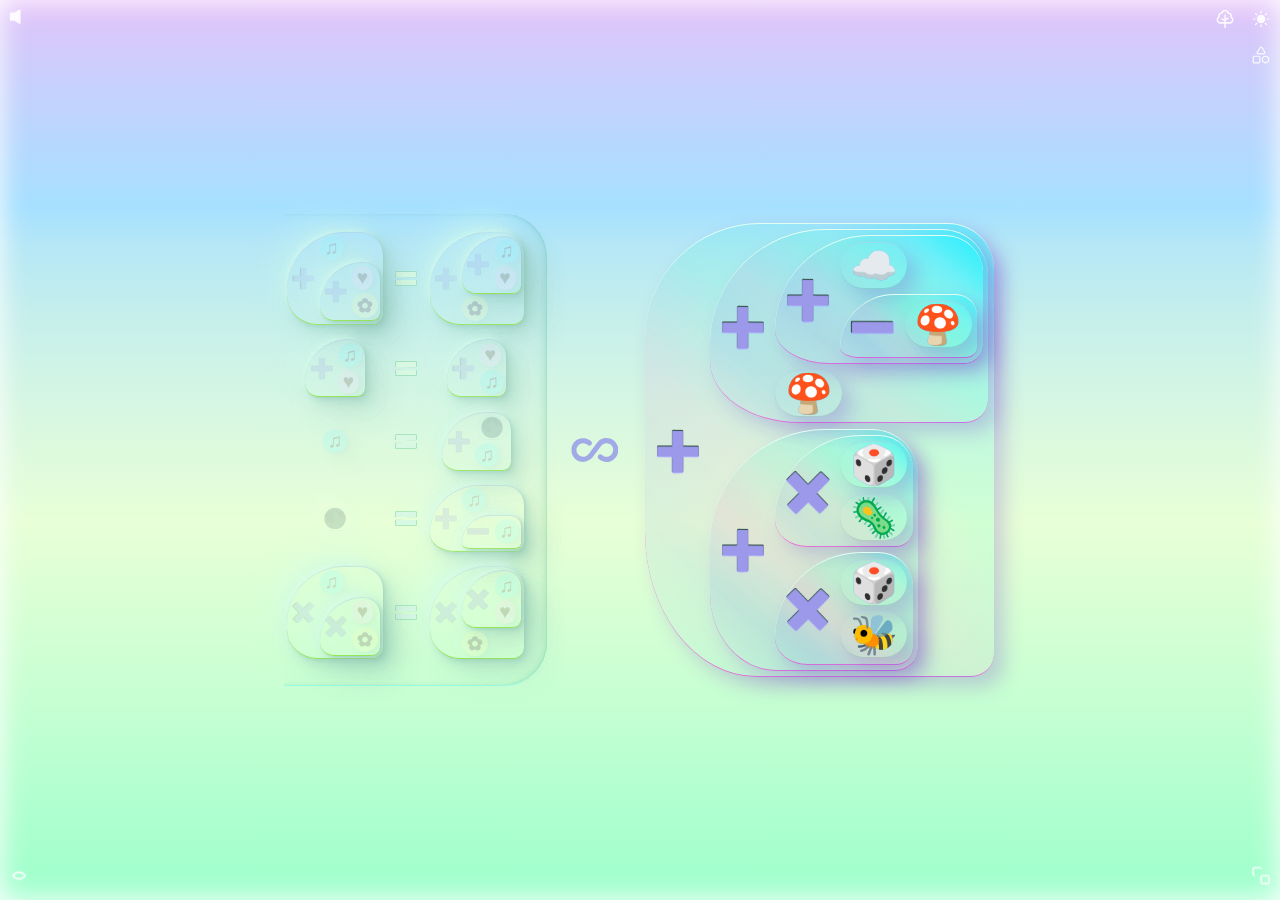
<file: nool/index.html>
<!DOCTYPE html>
<html lang="en">
  <head>
    <meta charset="utf-8" />
    <meta name="viewport" content="width=device-width, initial-scale=1" />
    <meta name="theme-color" content="#000000" />
    <link rel="shortcut icon" type="image/ico" href="[data-uri]" />
    <title>nool</title>
    <script type="module" crossorigin src="./assets/index-763abc49.js"></script>
    <link rel="stylesheet" href="./assets/index-d92fc8d6.css">
  </head>
  <body>
    <noscript>you need to enable javas script to run nool</noscript>
    <div id="root"></div>

    
    
  </body>
</html>
</file>
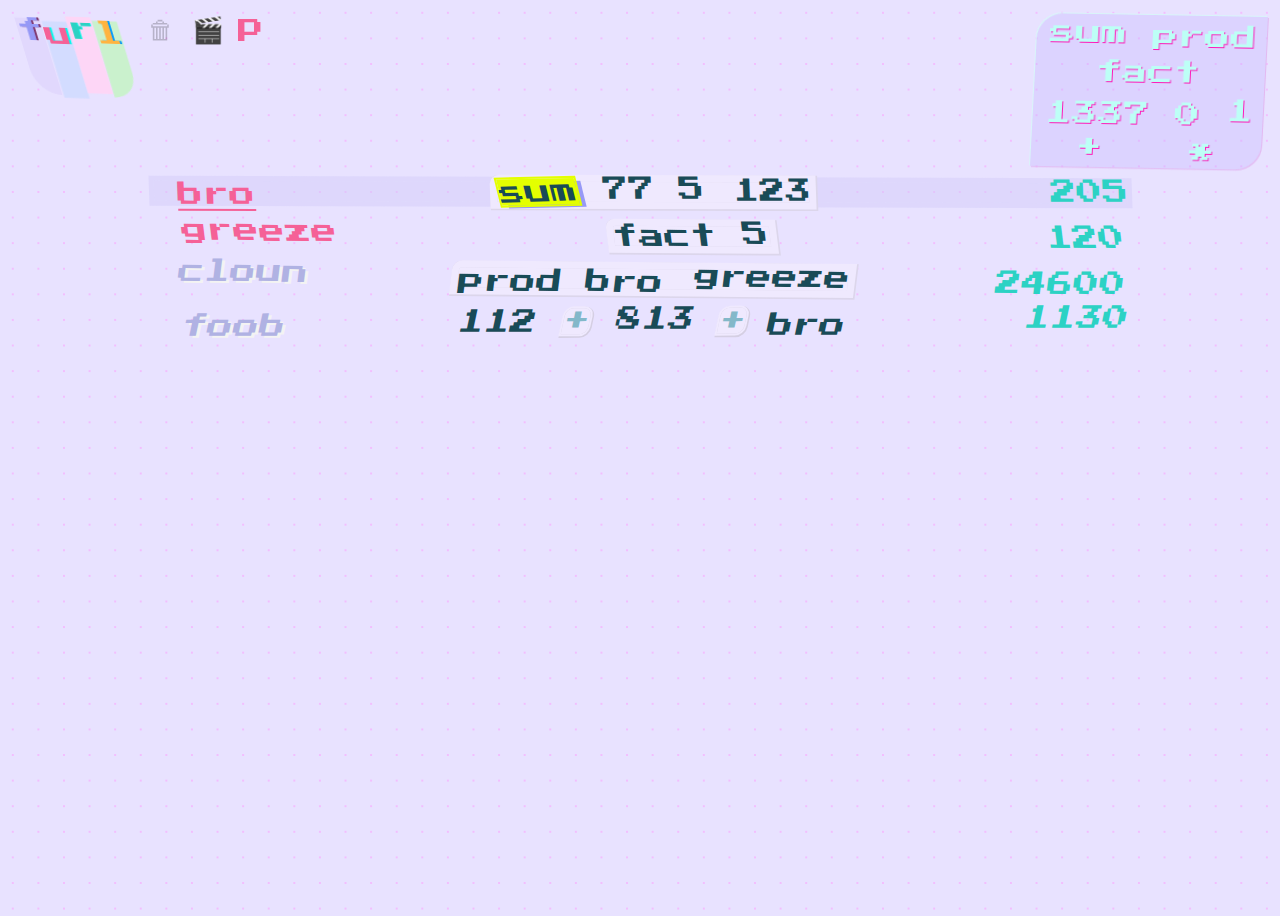
<file: furl/cursor-animation/index.html>
<!DOCTYPE html>
<html lang="en" translate="no">
  <head>
    <meta charset="utf-8">
    <meta http-equiv="X-UA-Compatible" content="IE=edge">
    <meta name="viewport" content="width=device-width, initial-scale=1, shrink-to-fit=no">
    <!-- The above 3 meta tags *must* come first in the head; any other head content must come *after* these tags -->

    <title>furl</title>
    <link rel="preconnect" href="https://fonts.googleapis.com">
    <link rel="preconnect" href="https://fonts.gstatic.com" crossorigin>
    <link href="https://fonts.googleapis.com/css2?family=Press+Start+2P&display=swap" rel="stylesheet">
    <link rel="stylesheet" href="style.css">
    <script>
      document.audioPlay = async url => {
        const context = new AudioContext();
        const source = context.createBufferSource();
        const audioBuffer = await fetch(url)
          .then(res => res.arrayBuffer())
          .then(ArrayBuffer => context.decodeAudioData(ArrayBuffer));
        source.buffer = audioBuffer;
        source.connect(context.destination);
        source.start();
      };;
    </script>
  </head>

  <body spellcheck="false">
    <audio id="testaud" src="test-meeee.m4a"></audio>
    <div class="container" id="container"></div>
  </body>

  <script src="furl.js"></script>
</html>
</file>
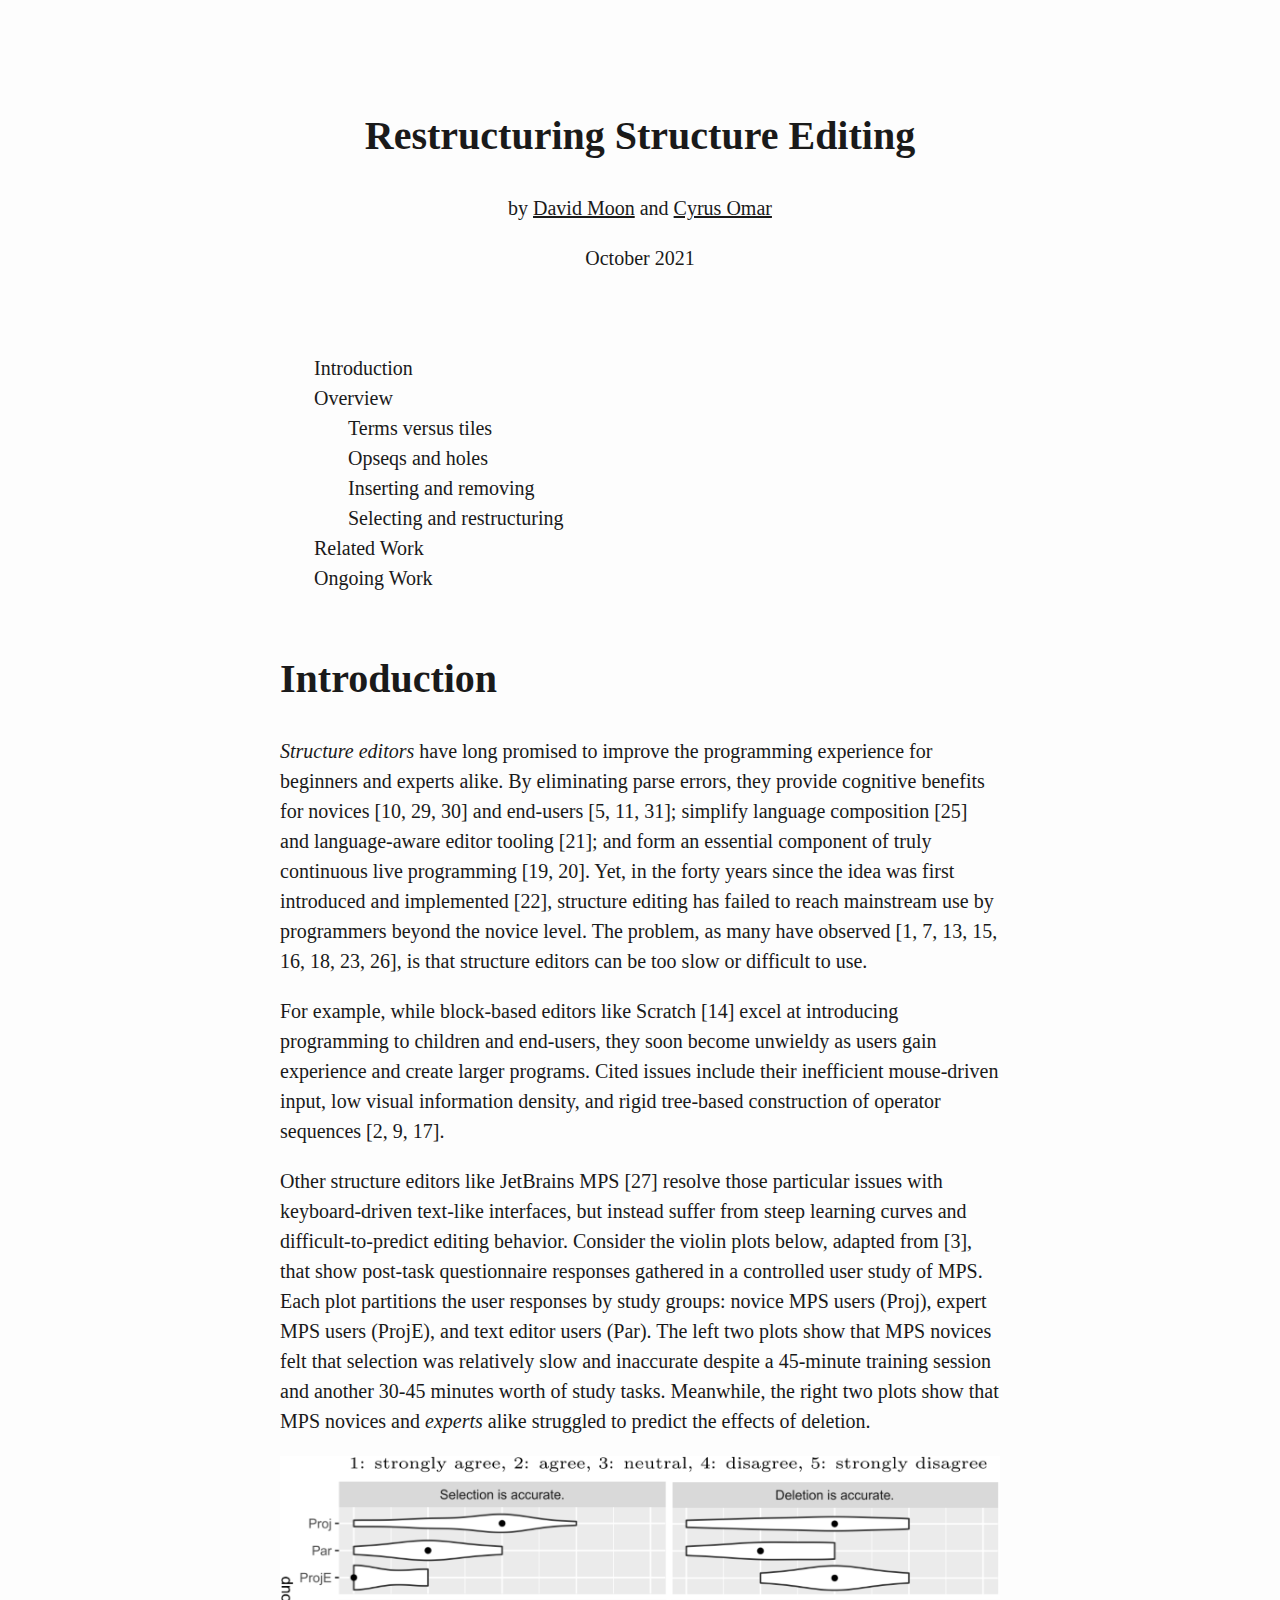
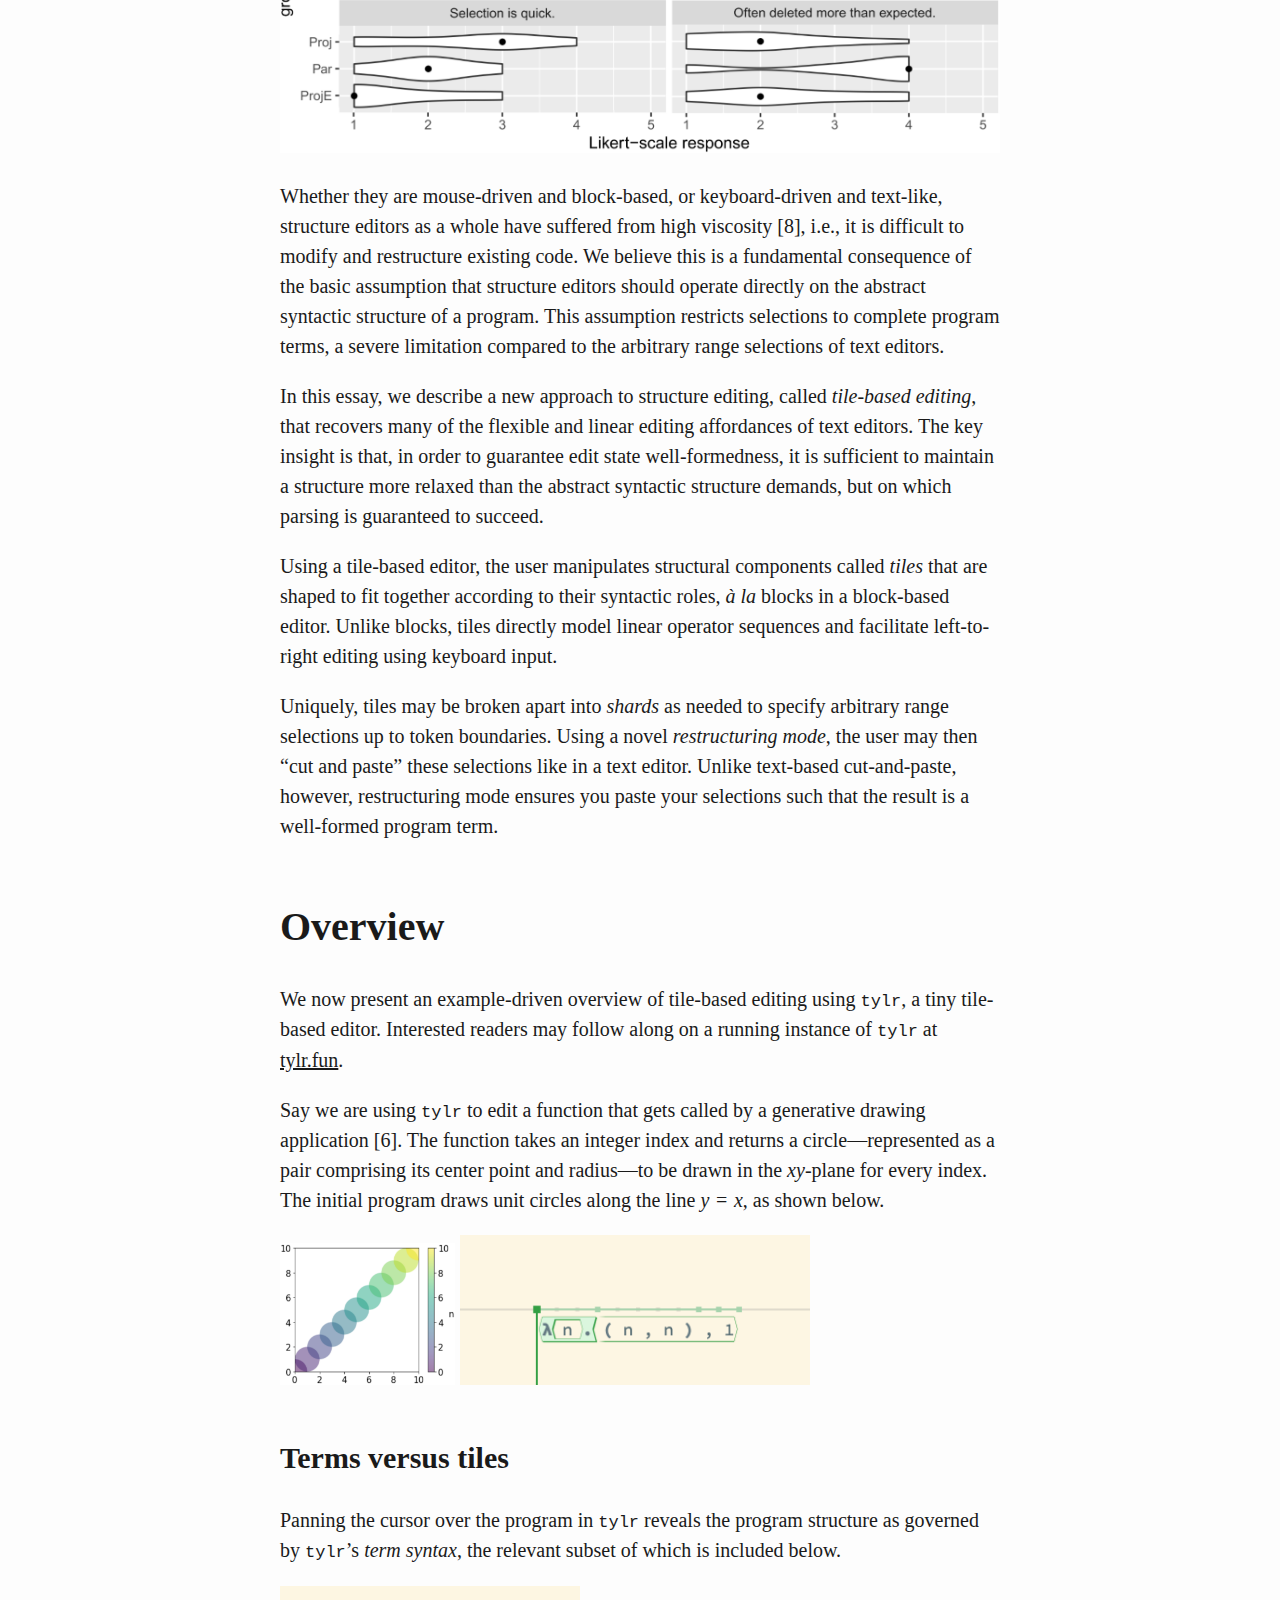
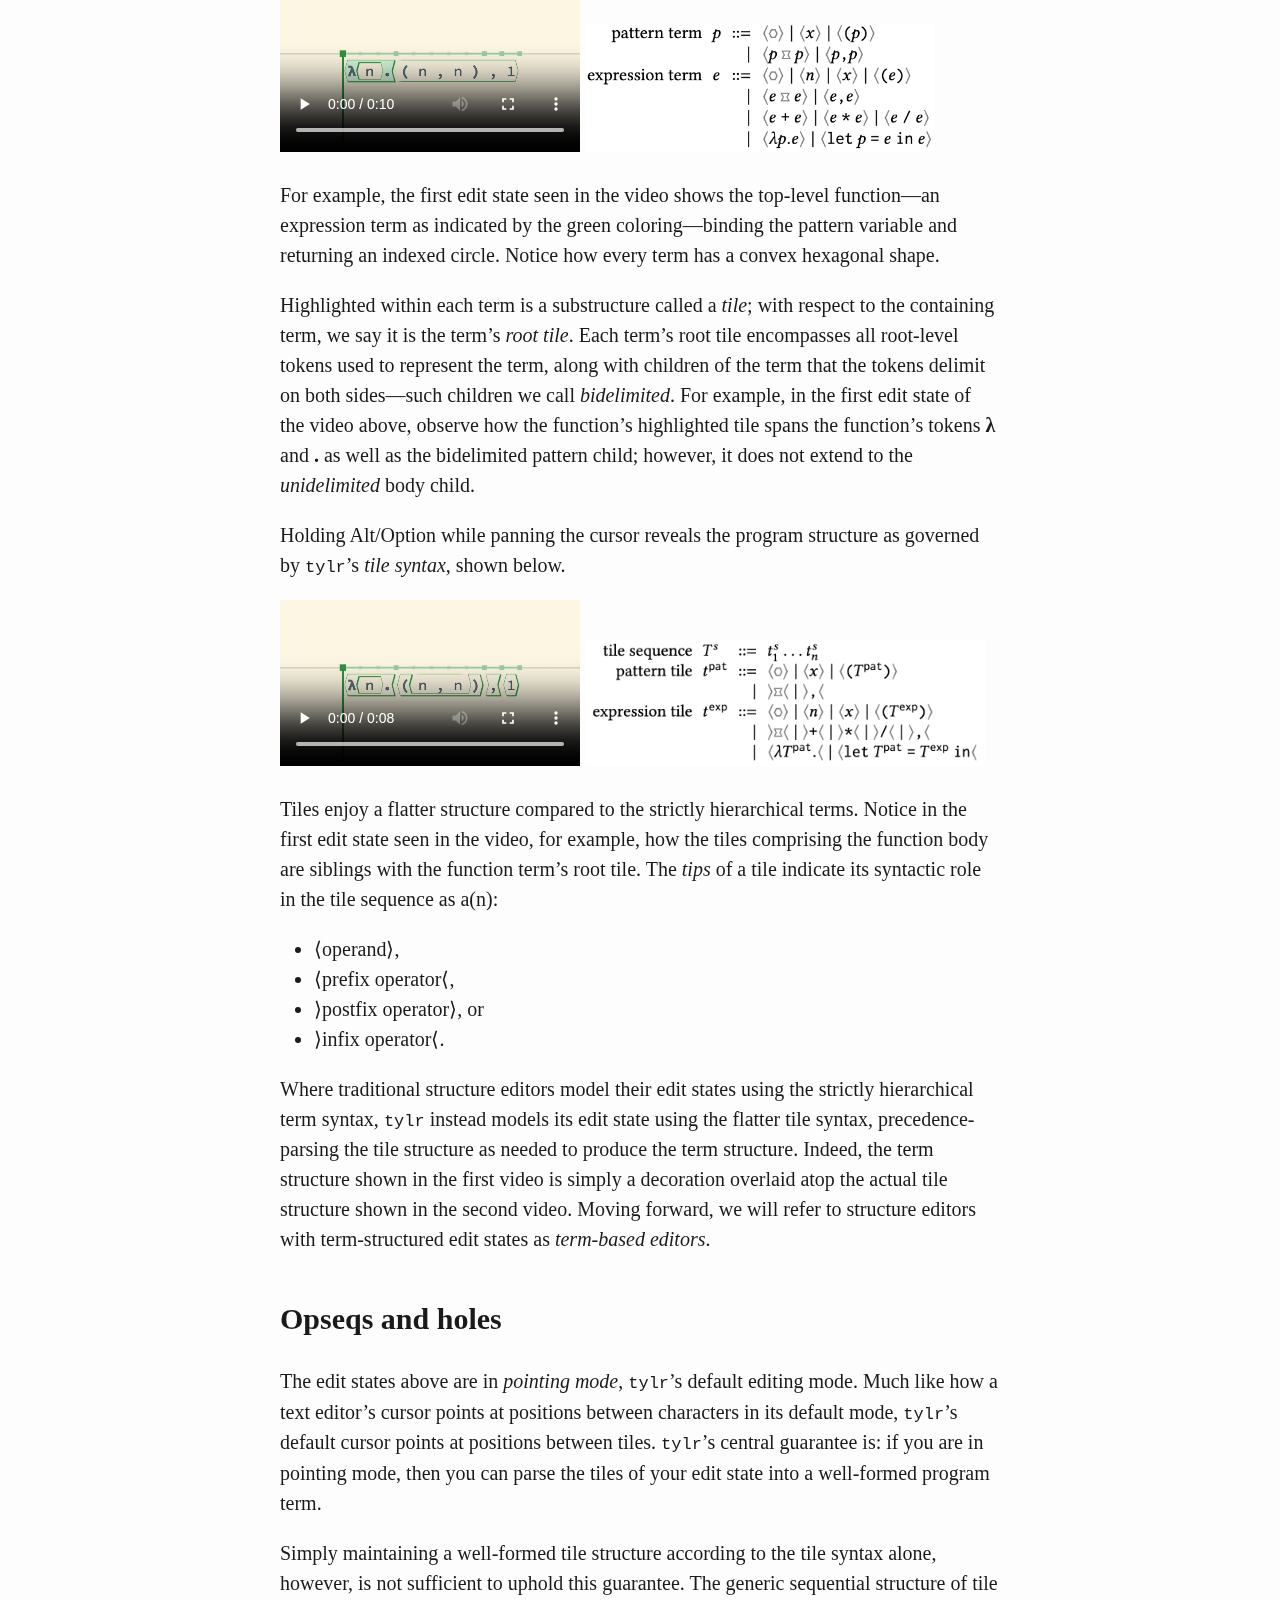
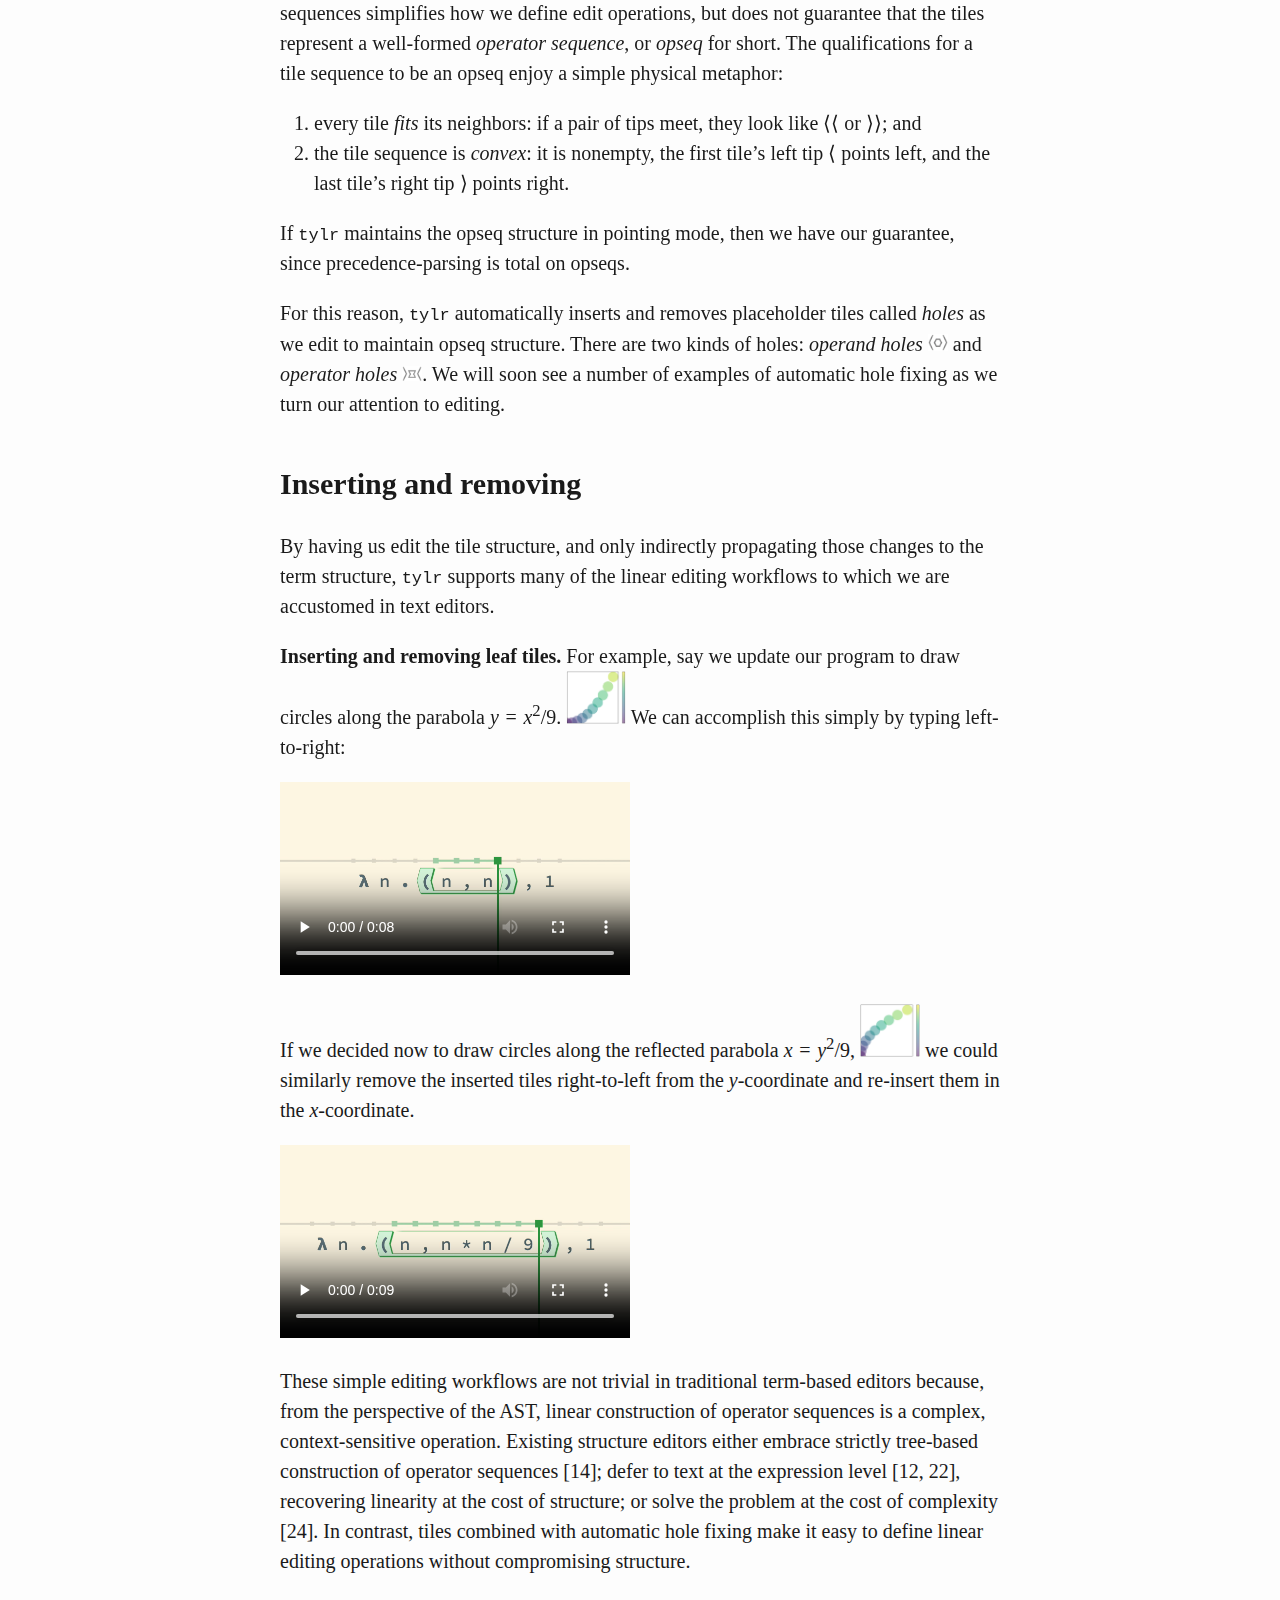
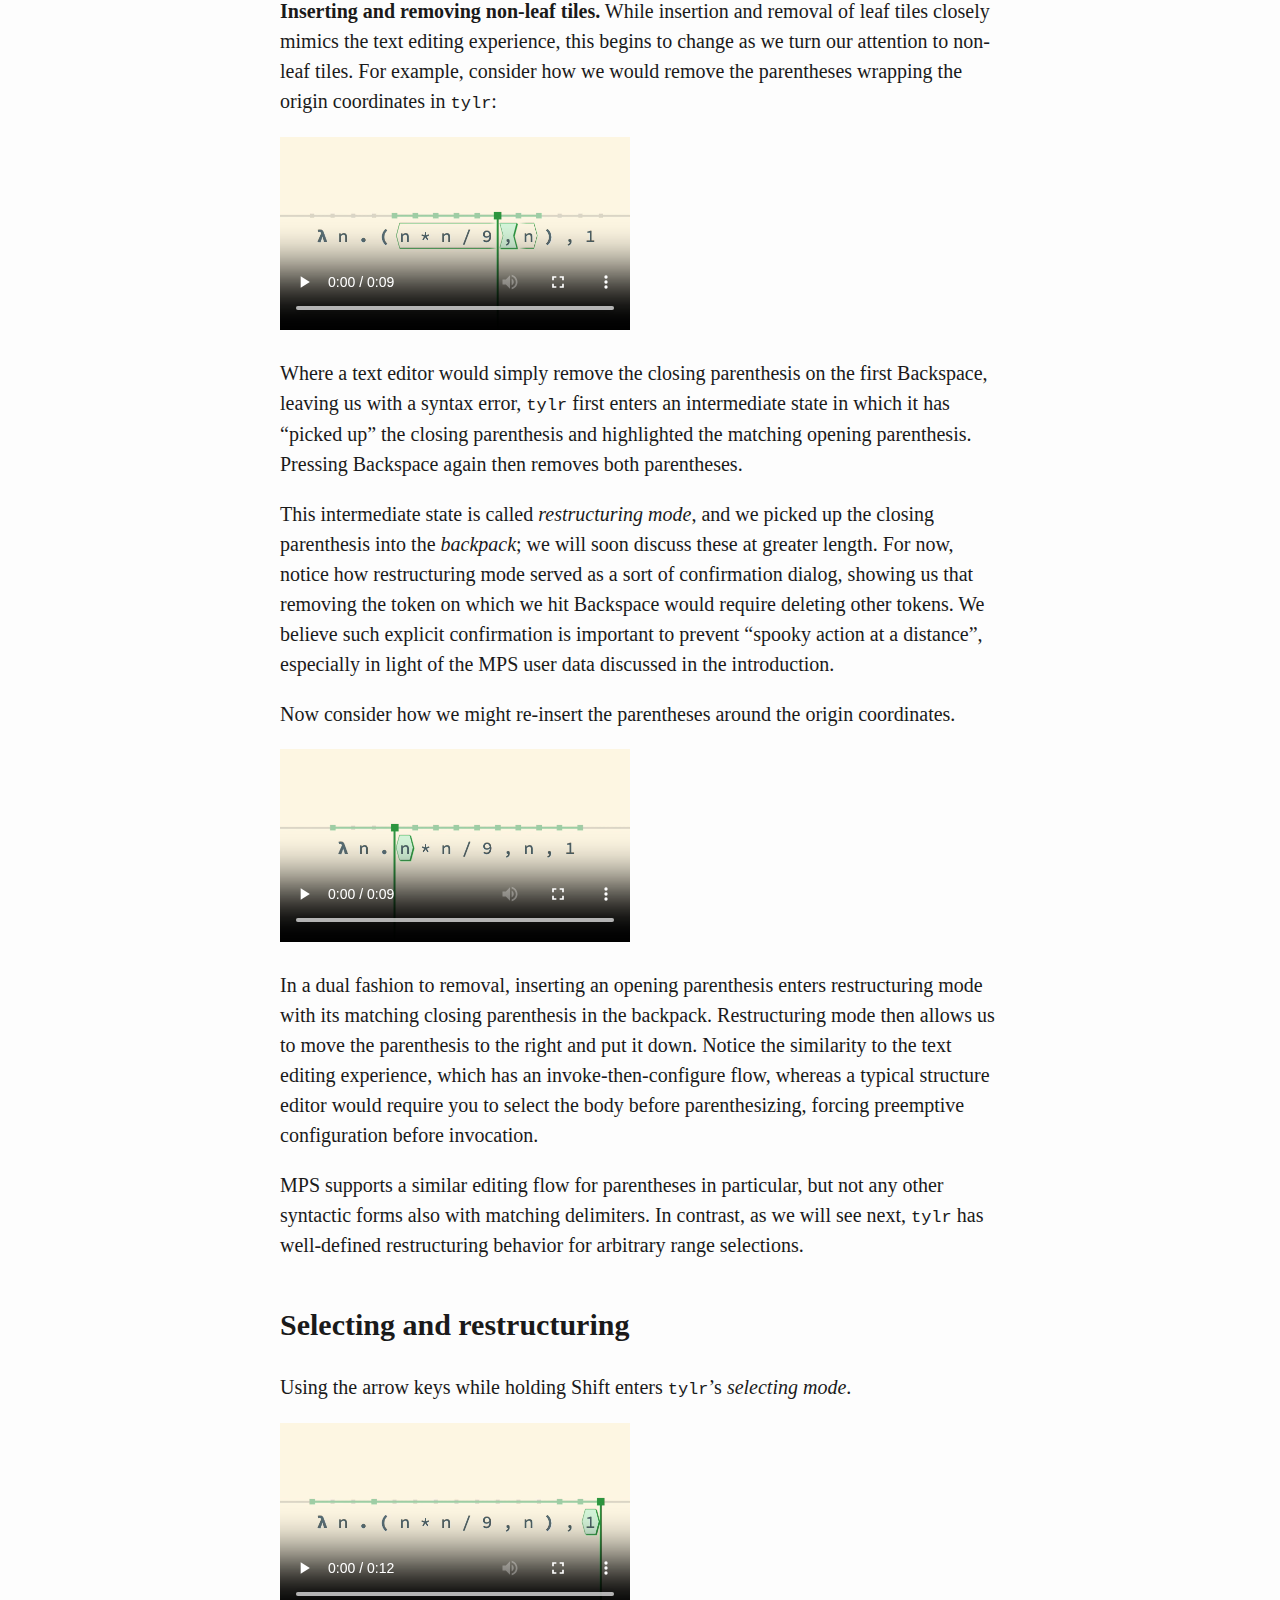
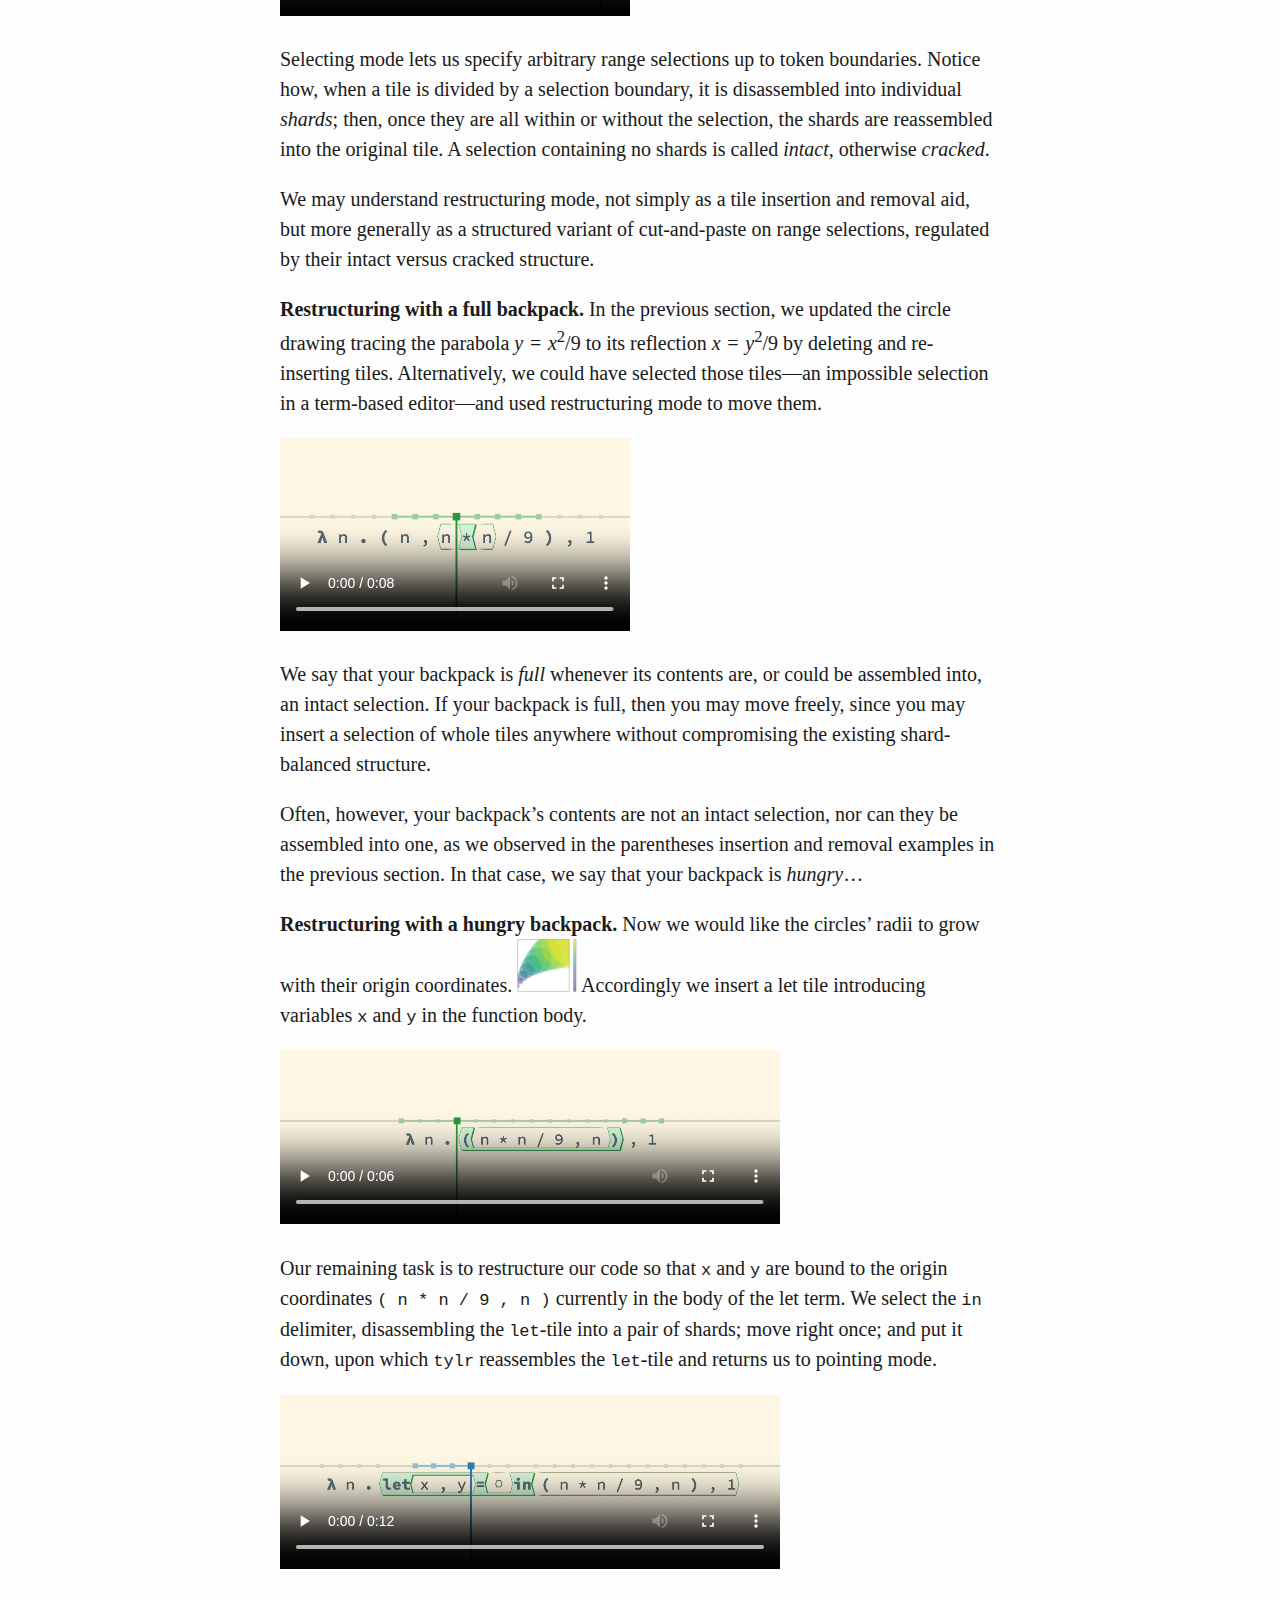
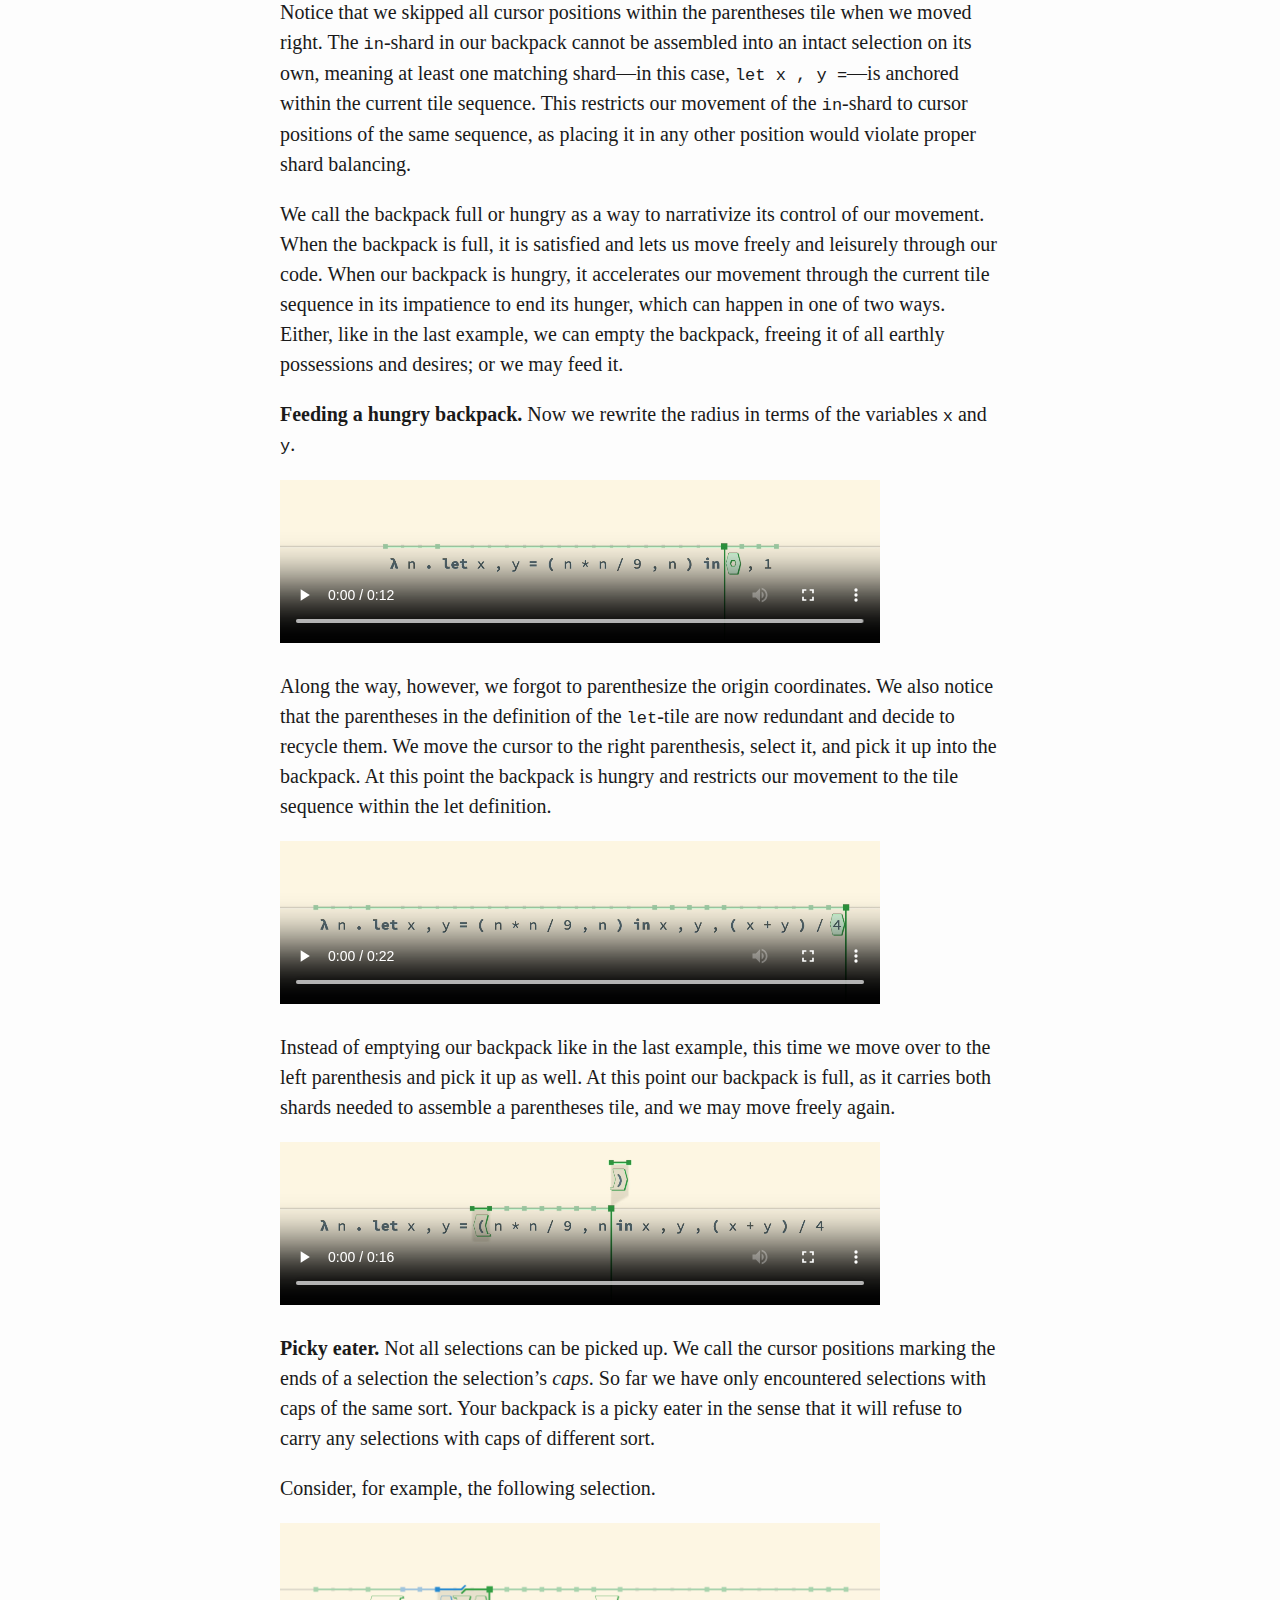
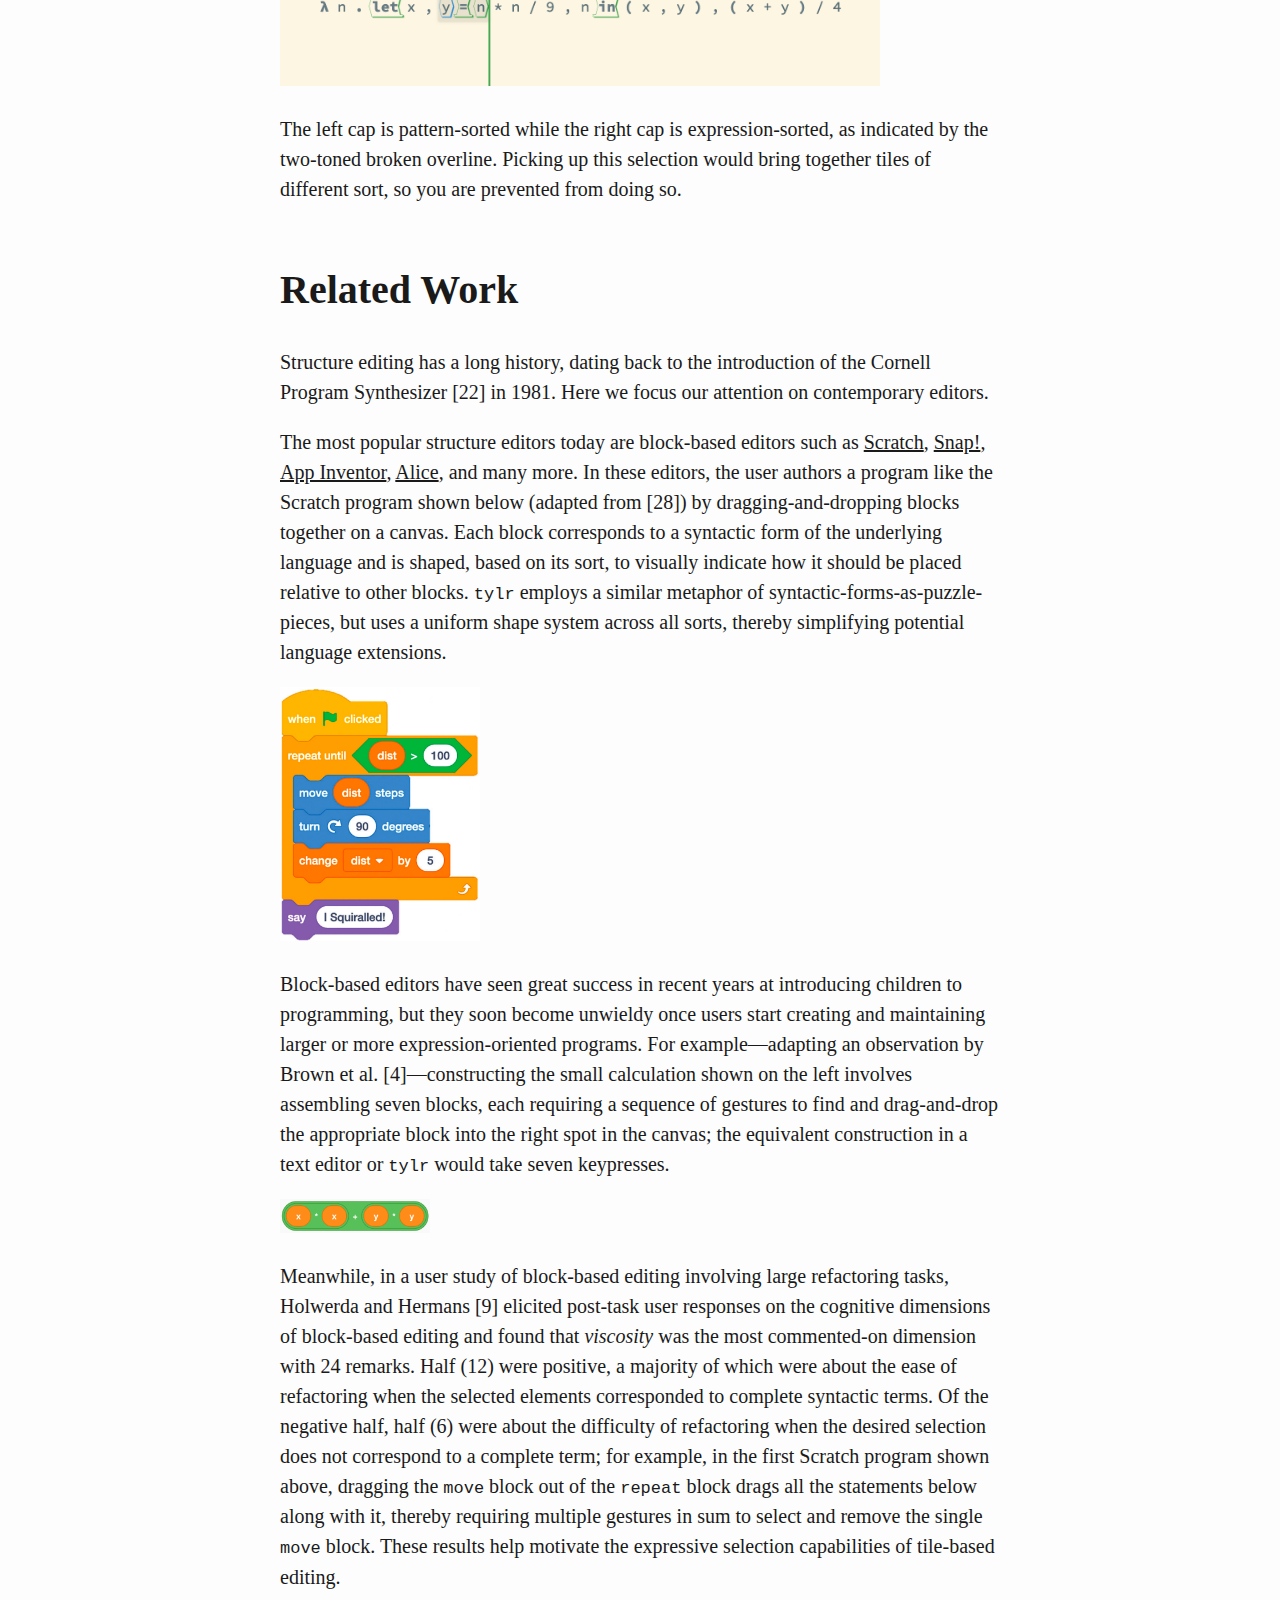
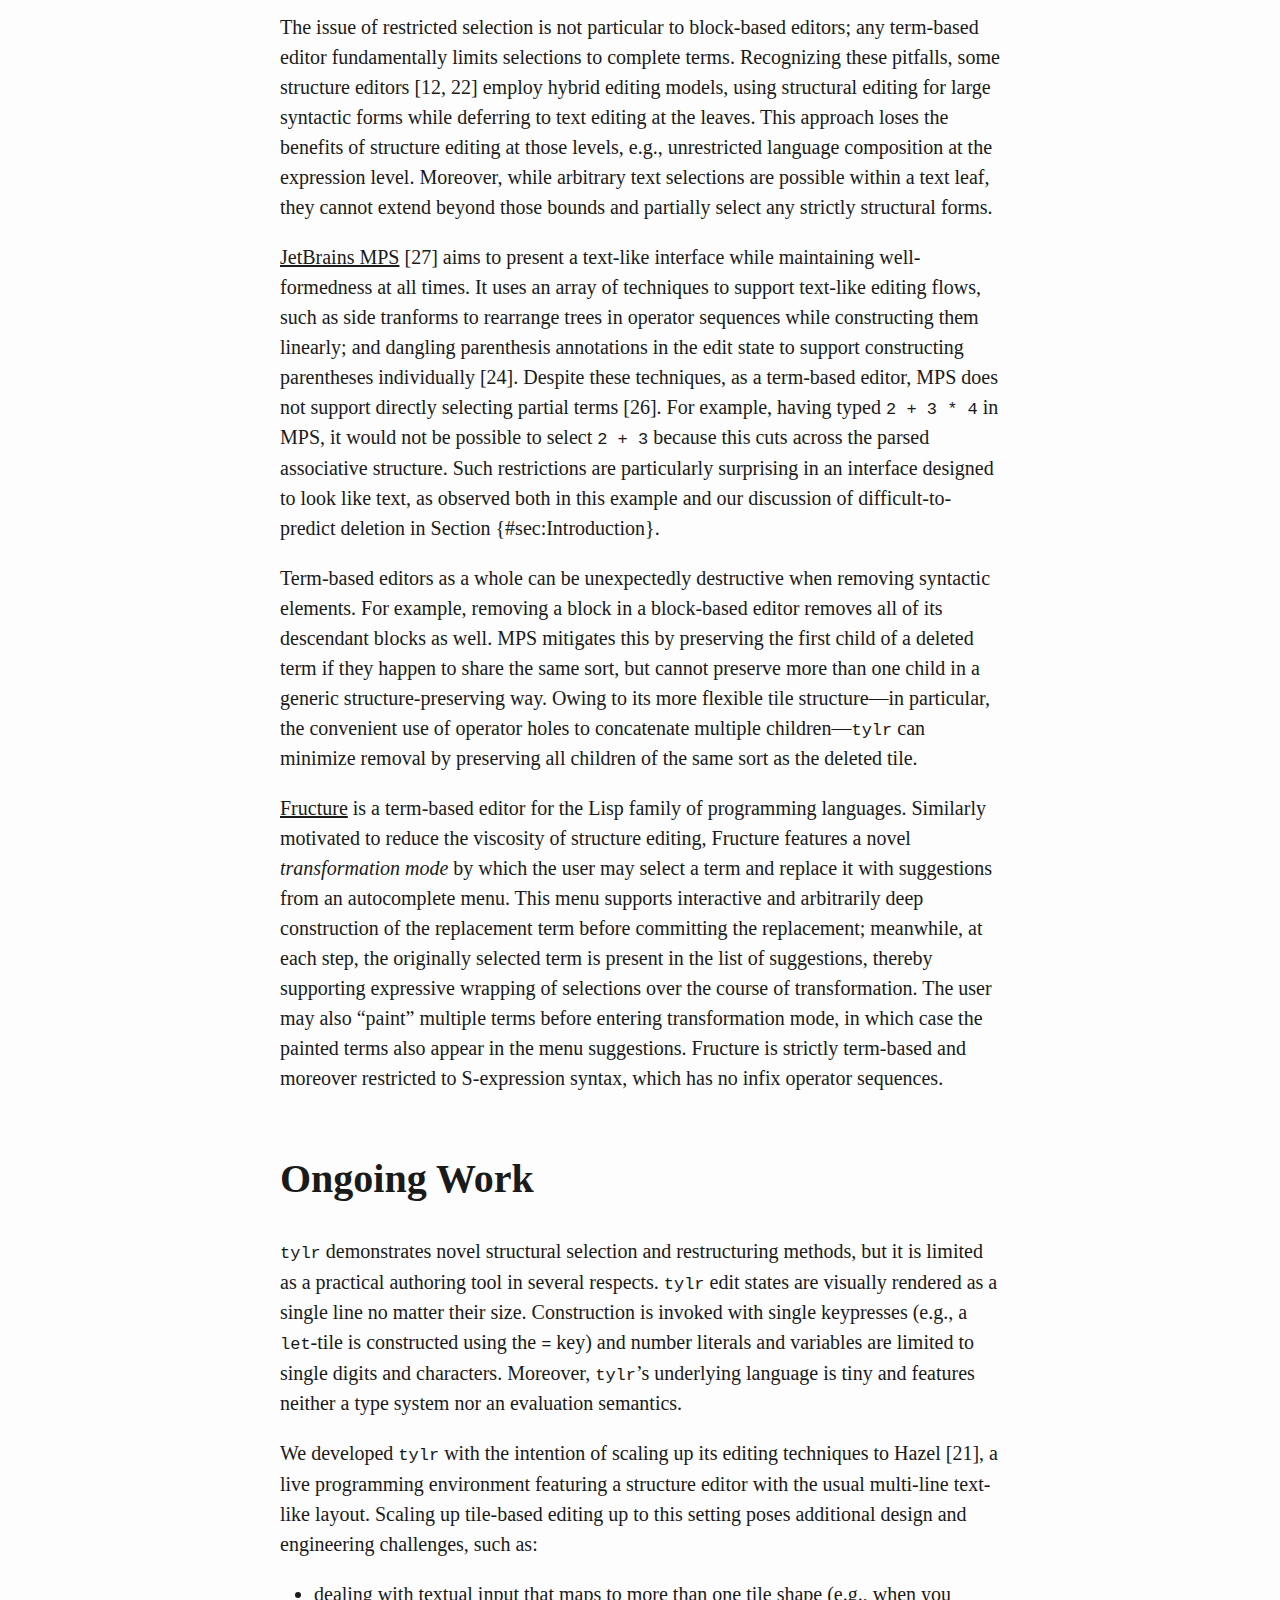
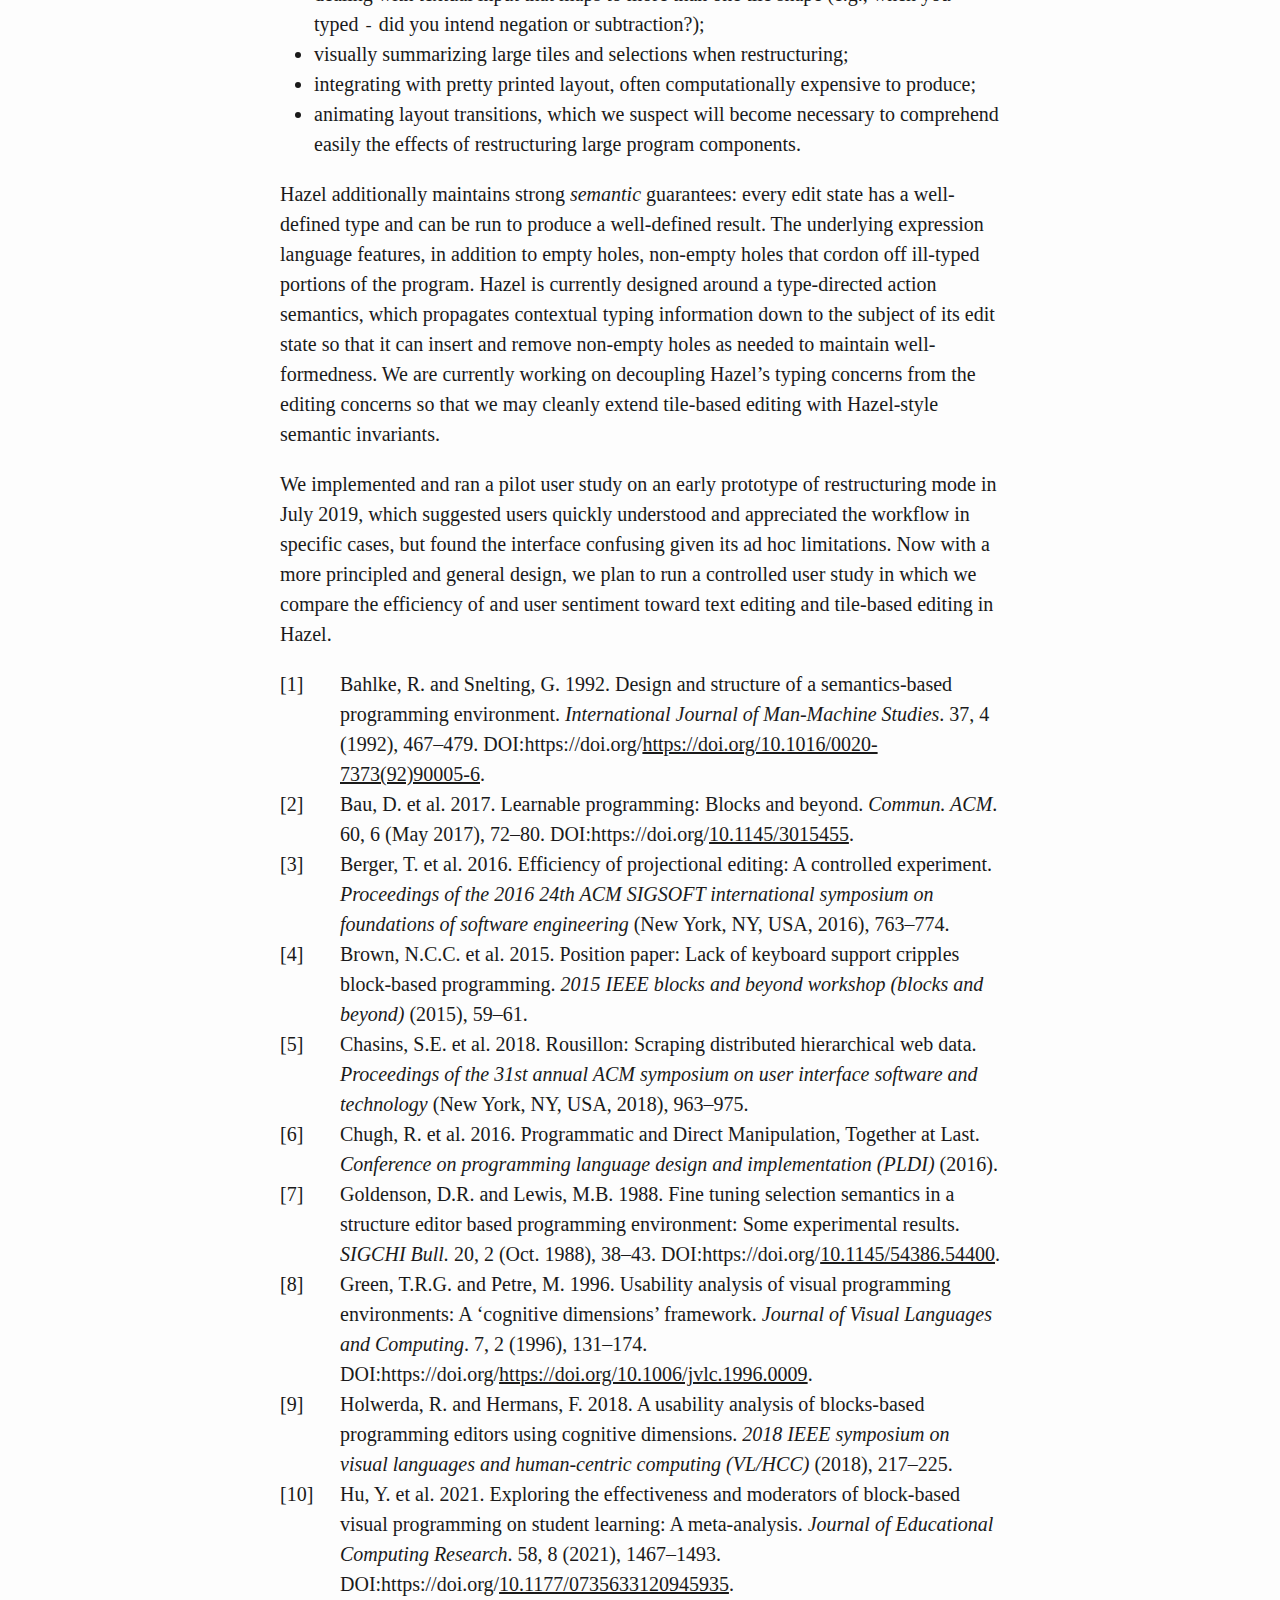
<file: furl/essay/index.html>
<!DOCTYPE html>
<html xmlns="http://www.w3.org/1999/xhtml" lang="" xml:lang="">
<head>
  <meta charset="utf-8" />
  <meta name="generator" content="pandoc" />
  <meta name="viewport" content="width=device-width, initial-scale=1.0, user-scalable=yes" />
  <meta name="author" content="by David Moon and Cyrus Omar" />
  <title>Restructuring Structure Editing</title>
  <style>
    html {
      line-height: 1.5;
      font-family: Georgia, serif;
      font-size: 20px;
      color: #1a1a1a;
      background-color: #fdfdfd;
    }
    body {
      margin: 0 auto;
      max-width: 36em;
      padding-left: 50px;
      padding-right: 50px;
      padding-top: 50px;
      padding-bottom: 50px;
      hyphens: auto;
      overflow-wrap: break-word;
      text-rendering: optimizeLegibility;
      font-kerning: normal;
    }
    @media (max-width: 600px) {
      body {
        font-size: 0.9em;
        padding: 1em;
      }
    }
    @media print {
      body {
        background-color: transparent;
        color: black;
        font-size: 12pt;
      }
      p, h2, h3 {
        orphans: 3;
        widows: 3;
      }
      h2, h3, h4 {
        page-break-after: avoid;
      }
    }
    p {
      margin: 1em 0;
    }
    a {
      color: #1a1a1a;
    }
    a:visited {
      color: #1a1a1a;
    }
    img {
      max-width: 100%;
    }
    h1, h2, h3, h4, h5, h6 {
      margin-top: 1.4em;
    }
    h5, h6 {
      font-size: 1em;
      font-style: italic;
    }
    h6 {
      font-weight: normal;
    }
    ol, ul {
      padding-left: 1.7em;
      margin-top: 1em;
    }
    li > ol, li > ul {
      margin-top: 0;
    }
    blockquote {
      margin: 1em 0 1em 1.7em;
      padding-left: 1em;
      border-left: 2px solid #e6e6e6;
      color: #606060;
    }
    code {
      font-family: Menlo, Monaco, 'Lucida Console', Consolas, monospace;
      font-size: 85%;
      margin: 0;
    }
    pre {
      margin: 1em 0;
      overflow: auto;
    }
    pre code {
      padding: 0;
      overflow: visible;
      overflow-wrap: normal;
    }
    .sourceCode {
     background-color: transparent;
     overflow: visible;
    }
    hr {
      background-color: #1a1a1a;
      border: none;
      height: 1px;
      margin: 1em 0;
    }
    table {
      margin: 1em 0;
      border-collapse: collapse;
      width: 100%;
      overflow-x: auto;
      display: block;
      font-variant-numeric: lining-nums tabular-nums;
    }
    table caption {
      margin-bottom: 0.75em;
    }
    tbody {
      margin-top: 0.5em;
      border-top: 1px solid #1a1a1a;
      border-bottom: 1px solid #1a1a1a;
    }
    th {
      border-top: 1px solid #1a1a1a;
      padding: 0.25em 0.5em 0.25em 0.5em;
    }
    td {
      padding: 0.125em 0.5em 0.25em 0.5em;
    }
    header {
      margin-bottom: 4em;
      text-align: center;
    }
    #TOC li {
      list-style: none;
    }
    #TOC a:not(:hover) {
      text-decoration: none;
    }
    code{white-space: pre-wrap;}
    span.smallcaps{font-variant: small-caps;}
    span.underline{text-decoration: underline;}
    div.column{display: inline-block; vertical-align: top; width: 50%;}
    div.hanging-indent{margin-left: 1.5em; text-indent: -1.5em;}
    ul.task-list{list-style: none;}
    .display.math{display: block; text-align: center; margin: 0.5rem auto;}
    div.csl-bib-body { }
    div.csl-entry {
      clear: both;
    }
    .hanging div.csl-entry {
      margin-left:2em;
      text-indent:-2em;
    }
    div.csl-left-margin {
      min-width:2em;
      float:left;
    }
    div.csl-right-inline {
      margin-left:2em;
      padding-left:1em;
    }
    div.csl-indent {
      margin-left: 2em;
    }
  </style>
  <!--[if lt IE 9]>
    <script src="//cdnjs.cloudflare.com/ajax/libs/html5shiv/3.7.3/html5shiv-printshiv.min.js"></script>
  <![endif]-->
</head>
<body>
<header id="title-block-header">
<h1 class="title">Restructuring Structure Editing</h1>
<p class="author">by <a href="https://dmoon.fun/">David Moon</a> and <a href="https://web.eecs.umich.edu/~comar/">Cyrus Omar</a></p>
<p class="date">October 2021</p>
</header>
<nav id="TOC" role="doc-toc">
<ul>
<li><a href="#introduction">Introduction</a></li>
<li><a href="#overview">Overview</a>
<ul>
<li><a href="#terms-versus-tiles">Terms versus tiles</a></li>
<li><a href="#opseqs-and-holes">Opseqs and holes</a></li>
<li><a href="#inserting-and-removing">Inserting and removing</a></li>
<li><a href="#selecting-and-restructuring">Selecting and restructuring</a></li>
</ul></li>
<li><a href="#related-work">Related Work</a></li>
<li><a href="#ongoing-work">Ongoing Work</a></li>
</ul>
</nav>
<h1 id="introduction">Introduction</h1>
<!-- \label{sec:intro} -->
<p><em>Structure editors</em> have long promised to improve the programming experience for beginners and experts alike. By eliminating parse errors, they provide cognitive benefits for novices <span class="citation" data-cites="meta-analysis-blocks blocks-text-high-school coblox">[10, 29, 30]</span> and end-users <span class="citation" data-cites="weitnauer2016graspable rousillon BasHermans21">[5, 11, 31]</span>; simplify language composition <span class="citation" data-cites="mbeddr">[25]</span> and language-aware editor tooling <span class="citation" data-cites="HazelnutSNAPL">[21]</span>; and form an essential component of truly continuous live programming <span class="citation" data-cites="Hazelnut HazelnutLive">[19, 20]</span>. Yet, in the forty years since the idea was first introduced and implemented <span class="citation" data-cites="Cornell">[22]</span>, structure editing has failed to reach mainstream use by programmers beyond the novice level. The problem, as many have observed <span class="citation" data-cites="user-modeling fine-tuning-selection-semantics practical-lang-based-editing lang-on-the-usefulness psg Minor92 TowardUserFriendly MillerPMV94">[1, 7, 13, 15, 16, 18, 23, 26]</span>, is that structure editors can be too slow or difficult to use.</p>
<p>For example, while block-based editors like Scratch <span class="citation" data-cites="scratch">[14]</span> excel at introducing programming to children and end-users, they soon become unwieldy as users gain experience and create larger programs. Cited issues include their inefficient mouse-driven input, low visual information density, and rigid tree-based construction of operator sequences <span class="citation" data-cites="BlocksFingertips cog-dim-blocks blocks-and-beyond">[2, 9, 17]</span>.</p>
<p>Other structure editors like JetBrains MPS <span class="citation" data-cites="DBLP:conf/icse/VoelterP12">[27]</span> resolve those particular issues with keyboard-driven text-like interfaces, but instead suffer from steep learning curves and difficult-to-predict editing behavior. Consider the violin plots below, adapted from <span class="citation" data-cites="ProjEfficiency">[3]</span>, <!-- \ref{fig:mps-violin-plots}, --> that show post-task questionnaire responses gathered in a controlled user study of MPS. Each plot partitions the user responses by study groups: novice MPS users (Proj), expert MPS users (ProjE), and text editor users (Par). The left two plots show that MPS novices felt that selection was relatively slow and inaccurate despite a 45-minute training session and another 30-45 minutes worth of study tasks. Meanwhile, the right two plots show that MPS novices and <em>experts</em> alike struggled to predict the effects of deletion.</p>
<p><img src="img/mps-violin-plots.png" /></p>
<p>Whether they are mouse-driven and block-based, or keyboard-driven and text-like, structure editors as a whole have suffered from high viscosity <span class="citation" data-cites="cog-dim">[8]</span>, i.e., it is difficult to modify and restructure existing code. We believe this is a fundamental consequence of the basic assumption that structure editors should operate directly on the abstract syntactic structure of a program. <!-- \footnote{\note{add comment here clarifying
this is talking about pure structure editors and not
hybrid ones and forward reference to related work}} --> This assumption restricts selections to complete program terms, a severe limitation compared to the arbitrary range selections of text editors. <!-- \note{come back if there's time and talk a bit about
Amy's thing and weave in a little more text editor vs
structure editor dichotomy earlier} --></p>
<p>In this essay, we describe a new approach to structure editing, called <em>tile-based editing</em>, that recovers many of the flexible and linear editing affordances of text editors. The key insight is that, in order to guarantee edit state well-formedness, it is sufficient to maintain a structure more relaxed than the abstract syntactic structure demands, but on which parsing is guaranteed to succeed.</p>
<p>Using a tile-based editor, the user manipulates structural components called <em>tiles</em> that are shaped to fit together according to their syntactic roles, <em>à la</em> blocks in a block-based editor. Unlike blocks, tiles directly model linear operator sequences and facilitate left-to-right editing using keyboard input.</p>
<!-- have a figure just to give initial taste -->
<p>Uniquely, tiles may be broken apart into <em>shards</em> as needed to specify arbitrary range selections up to token boundaries. Using a novel <em>restructuring mode</em>, the user may then “cut and paste” these selections like in a text editor. Unlike text-based cut-and-paste, however, restructuring mode ensures you paste your selections such that the result is a well-formed program term.</p>
<!-- show an example of shard selection + restructuring -->
<!-- bullet point maintaining tile structure + hole fixing -->
<h1 id="overview">Overview</h1>
<p>We now present an example-driven overview of tile-based editing using <code>tylr</code>, a tiny tile-based editor. Interested readers may follow along on a running instance of <code>tylr</code> at <a href="https://tylr.fun">tylr.fun</a>.</p>
<p>Say we are using <code>tylr</code> to edit a function that gets called by a generative drawing application <span class="citation" data-cites="sns-pldi">[6]</span>. The function takes an integer index and returns a circle—represented as a pair comprising its center point and radius—to be drawn in the <span class="math inline"><em>x</em><em>y</em></span>-plane for every index. The initial program draws unit circles along the line <span class="math inline"><em>y</em> = <em>x</em></span>, as shown below.</p>
<p><img src="img/circles-n-n-1.png" width="175" /> <img src="img/init-program.png" width="350" /></p>
<h2 id="terms-versus-tiles">Terms versus tiles</h2>
<p>Panning the cursor over the program in <code>tylr</code> reveals the program structure as governed by <code>tylr</code>’s <em>term syntax</em>, the relevant subset of which is included below.</p>
<p><video src="mov/pan-term.mov" width="300" controls=""><a href="mov/pan-term.mov">Video</a></video> <img src="img/term-syntax.png" width="350" /></p>
<p>For example, the first edit state seen in the video shows the top-level function—an expression term as indicated by the green coloring—binding the pattern variable  and returning an indexed circle. Notice how every term has a convex hexagonal shape.</p>
<p>Highlighted within each term is a substructure called a <em>tile</em>; with respect to the containing term, we say it is the term’s <em>root tile</em>. Each term’s root tile encompasses all root-level tokens used to represent the term, along with children of the term that the tokens delimit on both sides—such children we call <em>bidelimited</em>. For example, in the first edit state of the video above, observe how the function’s highlighted tile spans the function’s tokens <span class="math inline"><strong>λ</strong></span> and <span class="math inline"><strong>.</strong></span> as well as the bidelimited pattern child; however, it does not extend to the <em>unidelimited</em> body child.</p>
<p>Holding Alt/Option while panning the cursor reveals the program structure as governed by <code>tylr</code>’s <em>tile syntax</em>, shown below.</p>
<p><video src="mov/pan-tiles.mov" width="300" controls=""><a href="mov/pan-tiles.mov">Video</a></video> <img src="img/tile-syntax.png" width="400" /></p>
<p>Tiles enjoy a flatter structure compared to the strictly hierarchical terms. Notice in the first edit state seen in the video, for example, how the tiles comprising the function body are siblings with the function term’s root tile. The <em>tips</em> of a tile indicate its syntactic role in the tile sequence as a(n):</p>
<ul>
<li><span class="math inline">⟨</span>operand<span class="math inline">⟩</span>,</li>
<li><span class="math inline">⟨</span>prefix operator<span class="math inline">⟨</span>,</li>
<li><span class="math inline">⟩</span>postfix operator<span class="math inline">⟩</span>, or</li>
<li><span class="math inline">⟩</span>infix operator<span class="math inline">⟨</span>.</li>
</ul>
<p>Where traditional structure editors model their edit states using the strictly hierarchical term syntax, <code>tylr</code> instead models its edit state using the flatter tile syntax, precedence-parsing the tile structure as needed to produce the term structure. Indeed, the term structure shown in the first video is simply a decoration overlaid atop the actual tile structure shown in the second video. Moving forward, we will refer to structure editors with term-structured edit states as <em>term-based editors</em>.</p>
<h2 id="opseqs-and-holes">Opseqs and holes</h2>
<p>The edit states above are in <em>pointing mode</em>, <code>tylr</code>’s default editing mode. Much like how a text editor’s cursor points at positions between characters in its default mode, <code>tylr</code>’s default cursor points at positions between tiles. <!-- % \note{note how they are explicitly indicated in above
% the terms/tiles, the local cursor positions for the current tile
% sequence are shown, that we can speak meaningfully of the
% sort of a cursor position, maybe forward reference that
% this will be useful for explaining how selecting works} --> <code>tylr</code>’s central guarantee is: if you are in pointing mode, then you can parse the tiles of your edit state into a well-formed program term.</p>
<p>Simply maintaining a well-formed tile structure according to the tile syntax alone, however, is not sufficient to uphold this guarantee. The generic sequential structure of tile sequences simplifies how we define edit operations, but does not guarantee that the tiles represent a well-formed <em>operator sequence</em>, or <em>opseq</em> for short. The qualifications for a tile sequence to be an opseq enjoy a simple physical metaphor:</p>
<ol type="1">
<li>every tile <em>fits</em> its neighbors: if a pair of tips meet, they look like <span class="math inline">⟨⟨</span> or <span class="math inline">⟩⟩</span>; and</li>
<li>the tile sequence is <em>convex</em>: it is nonempty, the first tile’s left tip <span class="math inline">⟨</span> points left, and the last tile’s right tip <span class="math inline">⟩</span> points right.</li>
</ol>
<p>If <code>tylr</code> maintains the opseq structure in pointing mode, then we have our guarantee, since precedence-parsing is total on opseqs.</p>
<p>For this reason, <code>tylr</code> automatically inserts and removes placeholder tiles called <em>holes</em> as we edit to maintain opseq structure. There are two kinds of holes: <em>operand holes</em> <img src="img/ophole.png" style="width:1em" /> and <em>operator holes</em> <img src="img/binhole.png" style="width:1em" />. We will soon see a number of examples of automatic hole fixing as we turn our attention to editing.</p>
<h2 id="inserting-and-removing">Inserting and removing</h2>
<p>By having us edit the tile structure, and only indirectly propagating those changes to the term structure, <code>tylr</code> supports many of the linear editing workflows to which we are accustomed in text editors.</p>
<p><strong>Inserting and removing leaf tiles.</strong> For example, say we update our program to draw circles along the parabola <span class="math inline"><em>y</em> = <em>x</em><sup>2</sup>/9</span>. <img src="img/circles-parabola.png" width="60" /> We can accomplish this simply by typing left-to-right:</p>
<p><video src="mov/parabola.mov" width="350" controls=""><a href="mov/parabola.mov">Video</a></video></p>
<p>If we decided now to draw circles along the reflected parabola <span class="math inline"><em>x</em> = <em>y</em><sup>2</sup>/9</span>, <img src="img/circles-parabola-transpose.png" width="60" /> we could similarly remove the inserted tiles right-to-left from the <span class="math inline"><em>y</em></span>-coordinate and re-insert them in the <span class="math inline"><em>x</em></span>-coordinate.</p>
<p><video src="mov/parabola-2.mov" width="350" controls=""><a href="mov/parabola-2.mov">Video</a></video></p>
<p>These simple editing workflows are not trivial in traditional term-based editors because, from the perspective of the AST, linear construction of operator sequences is a complex, context-sensitive operation. Existing structure editors either embrace strictly tree-based construction of operator sequences <span class="citation" data-cites="scratch">[14]</span>; defer to text at the expression level <span class="citation" data-cites="Cornell greenfoot">[12, 22]</span>, recovering linearity at the cost of structure; or solve the problem at the cost of complexity <span class="citation" data-cites="GrammarCells">[24]</span>. In contrast, tiles combined with automatic hole fixing make it easy to define linear editing operations without compromising structure.</p>
<!-- Tiles enable linear editing of operator sequences,
while continuously maintaining structure and
relying on simple precedence parsing
to update the operator sequence's associative structure
as you type. -->
<p><strong>Inserting and removing non-leaf tiles.</strong> While insertion and removal of leaf tiles closely mimics the text editing experience, this begins to change as we turn our attention to non-leaf tiles. For example, consider how we would remove the parentheses wrapping the origin coordinates in <code>tylr</code>:</p>
<p><video src="mov/delete-paren.mov" width="350" controls=""><a href="mov/delete-paren.mov">Video</a></video></p>
<p>Where a text editor would simply remove the closing parenthesis on the first Backspace, leaving us with a syntax error, <code>tylr</code> first enters an intermediate state in which it has “picked up” the closing parenthesis and highlighted the matching opening parenthesis. Pressing Backspace again then removes both parentheses.</p>
<p>This intermediate state is called <em>restructuring mode</em>, and we picked up the closing parenthesis into the <em>backpack</em>; we will soon discuss these at greater length. For now, notice how restructuring mode served as a sort of confirmation dialog, showing us that removing the token on which we hit Backspace would require deleting other tokens. We believe such explicit confirmation is important to prevent “spooky action at a distance”, especially in light of the MPS user data discussed in the introduction. <!-- At the same time, the total number of keypresses (2) is
the same as would be required in a text editor. --></p>
<p>Now consider how we might re-insert the parentheses around the origin coordinates.</p>
<p><video src="mov/insert-paren.mov" width="350" controls=""><a href="mov/insert-paren.mov">Video</a></video></p>
<p>In a dual fashion to removal, inserting an opening parenthesis enters restructuring mode with its matching closing parenthesis in the backpack. Restructuring mode then allows us to move the parenthesis to the right and put it down. Notice the similarity to the text editing experience, which has an invoke-then-configure flow, whereas a typical structure editor would require you to select the body before parenthesizing, forcing preemptive configuration before invocation.</p>
<p>MPS supports a similar editing flow for parentheses in particular, but not any other syntactic forms also with matching delimiters. In contrast, as we will see next, <code>tylr</code> has well-defined restructuring behavior for arbitrary range selections.</p>
<h2 id="selecting-and-restructuring">Selecting and restructuring</h2>
<p>Using the arrow keys while holding Shift enters <code>tylr</code>’s <em>selecting mode</em>.</p>
<p><video src="mov/select.mov" width="350" controls=""><a href="mov/select.mov">Video</a></video></p>
<p>Selecting mode lets us specify arbitrary range selections up to token boundaries. Notice how, when a tile is divided by a selection boundary, it is disassembled into individual <em>shards</em>; then, once they are all within or without the selection, the shards are reassembled into the original tile. A selection containing no shards is called <em>intact</em>, otherwise <em>cracked</em>.</p>
<p>We may understand restructuring mode, not simply as a tile insertion and removal aid, but more generally as a structured variant of cut-and-paste on range selections, regulated by their intact versus cracked structure.</p>
<p><strong>Restructuring with a full backpack.</strong> In the previous section, we updated the circle drawing tracing the parabola <span class="math inline"><em>y</em> = <em>x</em><sup>2</sup>/9</span> to its reflection <span class="math inline"><em>x</em> = <em>y</em><sup>2</sup>/9</span> by deleting and re-inserting tiles. Alternatively, we could have selected those tiles—an impossible selection in a term-based editor—and used restructuring mode to move them.</p>
<p><video src="mov/restructure-full.mov" width="350" controls=""><a href="mov/restructure-full.mov">Video</a></video></p>
<p>We say that your backpack is <em>full</em> whenever its contents are, or could be assembled into, an intact selection. If your backpack is full, then you may move freely, since you may insert a selection of whole tiles anywhere without compromising the existing shard-balanced structure.</p>
<p>Often, however, your backpack’s contents are not an intact selection, nor can they be assembled into one, as we observed in the parentheses insertion and removal examples in the previous section. In that case, we say that your backpack is <em>hungry</em>…</p>
<p><strong>Restructuring with a hungry backpack.</strong> Now we would like the circles’ radii to grow with their origin coordinates. <img src="img/circles-parabola-grow-1.png" width="60" /> Accordingly we insert a let tile introducing variables <code>x</code> and <code>y</code> in the function body.</p>
<p><video src="mov/construct-let.mov" width="500" controls=""><a href="mov/construct-let.mov">Video</a></video></p>
<p>Our remaining task is to restructure our code so that <code>x</code> and <code>y</code> are bound to the origin coordinates <code>( n * n / 9 , n )</code> currently in the body of the let term. We select the <code>in</code> delimiter, disassembling the <code>let</code>-tile into a pair of shards; move right once; and put it down, upon which <code>tylr</code> reassembles the <code>let</code>-tile and returns us to pointing mode.</p>
<p><video src="mov/restructure-let.mov" width="500" controls=""><a href="mov/restructure-let.mov">Video</a></video></p>
<p>Notice that we skipped all cursor positions within the parentheses tile when we moved right. The <code>in</code>-shard in our backpack cannot be assembled into an intact selection on its own, meaning at least one matching shard—in this case, <code>let x , y =</code>—is anchored within the current tile sequence. This restricts our movement of the <code>in</code>-shard to cursor positions of the same sequence, as placing it in any other position would violate proper shard balancing.</p>
<p>We call the backpack full or hungry as a way to narrativize its control of our movement. When the backpack is full, it is satisfied and lets us move freely and leisurely through our code. When our backpack is hungry, it accelerates our movement through the current tile sequence in its impatience to end its hunger, which can happen in one of two ways. Either, like in the last example, we can empty the backpack, freeing it of all earthly possessions and desires; or we may feed it.</p>
<p><strong>Feeding a hungry backpack.</strong> Now we rewrite the radius in terms of the variables <code>x</code> and <code>y</code>.</p>
<p><video src="mov/grow-radius.mov" width="600" controls=""><a href="mov/grow-radius.mov">Video</a></video></p>
<p>Along the way, however, we forgot to parenthesize the origin coordinates. We also notice that the parentheses in the definition of the <code>let</code>-tile are now redundant and decide to recycle them. We move the cursor to the right parenthesis, select it, and pick it up into the backpack. At this point the backpack is hungry and restricts our movement to the tile sequence within the let definition.</p>
<p><video src="mov/multi-restructure-1.mov" width="600" controls=""><a href="mov/multi-restructure-1.mov">Video</a></video></p>
<p>Instead of emptying our backpack like in the last example, this time we move over to the left parenthesis and pick it up as well. At this point our backpack is full, as it carries both shards needed to assemble a parentheses tile, and we may move freely again.</p>
<p><video src="mov/multi-restructure-2.mov" width="600" controls=""><a href="mov/multi-restructure-2.mov">Video</a></video></p>
<p><strong>Picky eater.</strong> Not all selections can be picked up. We call the cursor positions marking the ends of a selection the selection’s <em>caps</em>. So far we have only encountered selections with caps of the same sort. Your backpack is a picky eater in the sense that it will refuse to carry any selections with caps of different sort.</p>
<p>Consider, for example, the following selection.</p>
<p><img src="img/diff-sort-cap.png" width="600" /></p>
<p>The left cap is pattern-sorted while the right cap is expression-sorted, as indicated by the two-toned broken overline. Picking up this selection would bring together tiles of different sort, so you are prevented from doing so.</p>
<h1 id="related-work">Related Work</h1>
<p>Structure editing has a long history, dating back to the introduction of the Cornell Program Synthesizer <span class="citation" data-cites="Cornell">[22]</span> in 1981. Here we focus our attention on contemporary editors.</p>
<p>The most popular structure editors today are block-based editors such as <a href="https://scratch.mit.edu/">Scratch</a>, <a href="https://snap.berkeley.edu/">Snap!</a>, <a href="http://appinventor.mit.edu/">App Inventor</a>, <a href="https://www.alice.org/">Alice</a>, and many more. In these editors, the user authors a program like the Scratch program shown below (adapted from <span class="citation" data-cites="blocks-csed">[28]</span>) by dragging-and-dropping blocks together on a canvas. Each block corresponds to a syntactic form of the underlying language and is shaped, based on its sort, to visually indicate how it should be placed relative to other blocks. <code>tylr</code> employs a similar metaphor of syntactic-forms-as-puzzle-pieces, but uses a uniform shape system across all sorts, thereby simplifying potential language extensions.</p>
<p><img src="img/scratch.png" width="200" /></p>
<p>Block-based editors have seen great success in recent years at introducing children to programming, but they soon become unwieldy once users start creating and maintaining larger or more expression-oriented programs. For example—adapting an observation by Brown et al. <span class="citation" data-cites="no-keyboard-cripples">[4]</span>—constructing the small calculation shown on the left involves assembling seven blocks, each requiring a sequence of gestures to find and drag-and-drop the appropriate block into the right spot in the canvas; the equivalent construction in a text editor or <code>tylr</code> would take seven keypresses.</p>
<p><img src="img/scratch-opseq.png" width="150" /></p>
<p>Meanwhile, in a user study of block-based editing involving large refactoring tasks, Holwerda and Hermans <span class="citation" data-cites="cog-dim-blocks">[9]</span> elicited post-task user responses on the cognitive dimensions of block-based editing and found that <em>viscosity</em> was the most commented-on dimension with 24 remarks. Half (12) were positive, a majority of which were about the ease of refactoring when the selected elements corresponded to complete syntactic terms. Of the negative half, half (6) were about the difficulty of refactoring when the desired selection does not correspond to a complete term; for example, in the first Scratch program shown above, dragging the <code>move</code> block out of the <code>repeat</code> block drags all the statements below along with it, thereby requiring multiple gestures in sum to select and remove the single <code>move</code> block. These results help motivate the expressive selection capabilities of tile-based editing.</p>
<p>The issue of restricted selection is not particular to block-based editors; any term-based editor fundamentally limits selections to complete terms. Recognizing these pitfalls, some structure editors <span class="citation" data-cites="Cornell greenfoot">[12, 22]</span> employ hybrid editing models, using structural editing for large syntactic forms while deferring to text editing at the leaves. This approach loses the benefits of structure editing at those levels, e.g., unrestricted language composition at the expression level. Moreover, while arbitrary text selections are possible within a text leaf, they cannot extend beyond those bounds and partially select any strictly structural forms.</p>
<p><a href="https://www.jetbrains.com/mps/">JetBrains MPS</a> <span class="citation" data-cites="DBLP:conf/icse/VoelterP12">[27]</span> aims to present a text-like interface while maintaining well-formedness at all times. It uses an array of techniques to support text-like editing flows, such as side tranforms to rearrange trees in operator sequences while constructing them linearly; and dangling parenthesis annotations in the edit state to support constructing parentheses individually <span class="citation" data-cites="GrammarCells">[24]</span>. Despite these techniques, as a term-based editor, MPS does not support directly selecting partial terms <span class="citation" data-cites="TowardUserFriendly">[26]</span>. For example, having typed <code>2 + 3 * 4</code> in MPS, it would not be possible to select <code>2 + 3</code> because this cuts across the parsed associative structure. Such restrictions are particularly surprising in an interface designed to look like text, as observed both in this example and our discussion of difficult-to-predict deletion in Section {#sec:Introduction}.</p>
<p>Term-based editors as a whole can be unexpectedly destructive when removing syntactic elements. For example, removing a block in a block-based editor removes all of its descendant blocks as well. MPS mitigates this by preserving the first child of a deleted term if they happen to share the same sort, but cannot preserve more than one child in a generic structure-preserving way. Owing to its more flexible tile structure—in particular, the convenient use of operator holes to concatenate multiple children—<code>tylr</code> can minimize removal by preserving all children of the same sort as the deleted tile.</p>
<p><a href="https://github.com/disconcision/fructure">Fructure</a> is a term-based editor for the Lisp family of programming languages. Similarly motivated to reduce the viscosity of structure editing, Fructure features a novel <em>transformation mode</em> by which the user may select a term and replace it with suggestions from an autocomplete menu. This menu supports interactive and arbitrarily deep construction of the replacement term before committing the replacement; meanwhile, at each step, the originally selected term is present in the list of suggestions, thereby supporting expressive wrapping of selections over the course of transformation. The user may also “paint” multiple terms before entering transformation mode, in which case the painted terms also appear in the menu suggestions. Fructure is strictly term-based and moreover restricted to S-expression syntax, which has no infix operator sequences.</p>
<h1 id="ongoing-work">Ongoing Work</h1>
<p><code>tylr</code> demonstrates novel structural selection and restructuring methods, but it is limited as a practical authoring tool in several respects. <code>tylr</code> edit states are visually rendered as a single line no matter their size. Construction is invoked with single keypresses (e.g., a <code>let</code>-tile is constructed using the <code>=</code> key) and number literals and variables are limited to single digits and characters. Moreover, <code>tylr</code>’s underlying language is tiny and features neither a type system nor an evaluation semantics.</p>
<p>We developed <code>tylr</code> with the intention of scaling up its editing techniques to Hazel <span class="citation" data-cites="HazelnutSNAPL">[21]</span>, a live programming environment featuring a structure editor with the usual multi-line text-like layout. Scaling up tile-based editing up to this setting poses additional design and engineering challenges, such as:</p>
<ul>
<li>dealing with textual input that maps to more than one tile shape (e.g., when you typed <code>-</code> did you intend negation or subtraction?);</li>
<li>visually summarizing large tiles and selections when restructuring;</li>
<li>integrating with pretty printed layout, often computationally expensive to produce;</li>
<li>animating layout transitions, which we suspect will become necessary to comprehend easily the effects of restructuring large program components.</li>
</ul>
<p>Hazel additionally maintains strong <em>semantic</em> guarantees: every edit state has a well-defined type and can be run to produce a well-defined result. The underlying expression language features, in addition to empty holes, non-empty holes that cordon off ill-typed portions of the program. Hazel is currently designed around a type-directed action semantics, which propagates contextual typing information down to the subject of its edit state so that it can insert and remove non-empty holes as needed to maintain well-formedness. We are currently working on decoupling Hazel’s typing concerns from the editing concerns so that we may cleanly extend tile-based editing with Hazel-style semantic invariants.</p>
<p>We implemented and ran a pilot user study on an early prototype of restructuring mode in July 2019, which suggested users quickly understood and appreciated the workflow in specific cases, but found the interface confusing given its ad hoc limitations. Now with a more principled and general design, we plan to run a controlled user study in which we compare the efficiency of and user sentiment toward text editing and tile-based editing in Hazel.</p>
<div id="refs" class="references csl-bib-body" role="doc-bibliography">
<div id="ref-psg" class="csl-entry" role="doc-biblioentry">
<div class="csl-left-margin">[1] </div><div class="csl-right-inline">Bahlke, R. and Snelting, G. 1992. Design and structure of a semantics-based programming environment. <em>International Journal of Man-Machine Studies</em>. 37, 4 (1992), 467–479. DOI:https://doi.org/<a href="https://doi.org/10.1016/0020-7373(92)90005-6">https://doi.org/10.1016/0020-7373(92)90005-6</a>.</div>
</div>
<div id="ref-blocks-and-beyond" class="csl-entry" role="doc-biblioentry">
<div class="csl-left-margin">[2] </div><div class="csl-right-inline">Bau, D. et al. 2017. Learnable programming: Blocks and beyond. <em>Commun. ACM</em>. 60, 6 (May 2017), 72–80. DOI:https://doi.org/<a href="https://doi.org/10.1145/3015455">10.1145/3015455</a>.</div>
</div>
<div id="ref-ProjEfficiency" class="csl-entry" role="doc-biblioentry">
<div class="csl-left-margin">[3] </div><div class="csl-right-inline">Berger, T. et al. 2016. Efficiency of projectional editing: A controlled experiment. <em>Proceedings of the 2016 24th ACM SIGSOFT international symposium on foundations of software engineering</em> (New York, NY, USA, 2016), 763–774.</div>
</div>
<div id="ref-no-keyboard-cripples" class="csl-entry" role="doc-biblioentry">
<div class="csl-left-margin">[4] </div><div class="csl-right-inline">Brown, N.C.C. et al. 2015. Position paper: Lack of keyboard support cripples block-based programming. <em>2015 IEEE blocks and beyond workshop (blocks and beyond)</em> (2015), 59–61.</div>
</div>
<div id="ref-rousillon" class="csl-entry" role="doc-biblioentry">
<div class="csl-left-margin">[5] </div><div class="csl-right-inline">Chasins, S.E. et al. 2018. Rousillon: Scraping distributed hierarchical web data. <em>Proceedings of the 31st annual ACM symposium on user interface software and technology</em> (New York, NY, USA, 2018), 963–975.</div>
</div>
<div id="ref-sns-pldi" class="csl-entry" role="doc-biblioentry">
<div class="csl-left-margin">[6] </div><div class="csl-right-inline">Chugh, R. et al. 2016. Programmatic and <span>D</span>irect <span>M</span>anipulation, <span>T</span>ogether at <span>L</span>ast. <em>Conference on programming language design and implementation (PLDI)</em> (2016).</div>
</div>
<div id="ref-fine-tuning-selection-semantics" class="csl-entry" role="doc-biblioentry">
<div class="csl-left-margin">[7] </div><div class="csl-right-inline">Goldenson, D.R. and Lewis, M.B. 1988. Fine tuning selection semantics in a structure editor based programming environment: Some experimental results. <em>SIGCHI Bull.</em> 20, 2 (Oct. 1988), 38–43. DOI:https://doi.org/<a href="https://doi.org/10.1145/54386.54400">10.1145/54386.54400</a>.</div>
</div>
<div id="ref-cog-dim" class="csl-entry" role="doc-biblioentry">
<div class="csl-left-margin">[8] </div><div class="csl-right-inline">Green, T.R.G. and Petre, M. 1996. Usability analysis of visual programming environments: A <span>‘cognitive dimensions’</span> framework. <em>Journal of Visual Languages and Computing</em>. 7, 2 (1996), 131–174. DOI:https://doi.org/<a href="https://doi.org/10.1006/jvlc.1996.0009">https://doi.org/10.1006/jvlc.1996.0009</a>.</div>
</div>
<div id="ref-cog-dim-blocks" class="csl-entry" role="doc-biblioentry">
<div class="csl-left-margin">[9] </div><div class="csl-right-inline">Holwerda, R. and Hermans, F. 2018. A usability analysis of blocks-based programming editors using cognitive dimensions. <em>2018 IEEE symposium on visual languages and human-centric computing (VL/HCC)</em> (2018), 217–225.</div>
</div>
<div id="ref-meta-analysis-blocks" class="csl-entry" role="doc-biblioentry">
<div class="csl-left-margin">[10] </div><div class="csl-right-inline">Hu, Y. et al. 2021. Exploring the effectiveness and moderators of block-based visual programming on student learning: A meta-analysis. <em>Journal of Educational Computing Research</em>. 58, 8 (2021), 1467–1493. DOI:https://doi.org/<a href="https://doi.org/10.1177/0735633120945935">10.1177/0735633120945935</a>.</div>
</div>
<div id="ref-BasHermans21" class="csl-entry" role="doc-biblioentry">
<div class="csl-left-margin">[11] </div><div class="csl-right-inline">Jansen, B. and Hermans, F. 2021. The effect of a block-based language on formula comprehension in spreadsheets. <em>2021 IEEE/ACM 29th international conference on program comprehension (ICPC)</em> (2021), 288–299.</div>
</div>
<div id="ref-greenfoot" class="csl-entry" role="doc-biblioentry">
<div class="csl-left-margin">[12] </div><div class="csl-right-inline">Kölling, M. 2010. The greenfoot programming environment. <em>ACM Trans. Comput. Educ.</em> 10, 4 (Nov. 2010). DOI:https://doi.org/<a href="https://doi.org/10.1145/1868358.1868361">10.1145/1868358.1868361</a>.</div>
</div>
<div id="ref-lang-on-the-usefulness" class="csl-entry" role="doc-biblioentry">
<div class="csl-left-margin">[13] </div><div class="csl-right-inline">Lang, B. 1986. On the usefulness of syntax directed editors. <em>Proceedings of an international workshop on advanced programming environments</em> (Berlin, Heidelberg, 1986), 47–51.</div>
</div>
<div id="ref-scratch" class="csl-entry" role="doc-biblioentry">
<div class="csl-left-margin">[14] </div><div class="csl-right-inline">Maloney, J. et al. 2010. The scratch programming language and environment. <em>ACM Trans. Comput. Educ.</em> 10, 4 (Nov. 2010). DOI:https://doi.org/<a href="https://doi.org/10.1145/1868358.1868363">10.1145/1868358.1868363</a>.</div>
</div>
<div id="ref-MillerPMV94" class="csl-entry" role="doc-biblioentry">
<div class="csl-left-margin">[15] </div><div class="csl-right-inline">Miller, P. et al. 1994. Evolution of novice programming environments: The structure editors of carnegie mellon university. <em>Interact. Learn. Environ.</em> 4, 2 (1994), 140–158. DOI:https://doi.org/<a href="https://doi.org/10.1080/1049482940040202">10.1080/1049482940040202</a>.</div>
</div>
<div id="ref-Minor92" class="csl-entry" role="doc-biblioentry">
<div class="csl-left-margin">[16] </div><div class="csl-right-inline">Minör, S. 1992. Interacting with structure-oriented editors. <em>Int. J. Man Mach. Stud.</em> 37, 4 (1992), 399–418. DOI:https://doi.org/<a href="https://doi.org/10.1016/0020-7373(92)90002-3">10.1016/0020-7373(92)90002-3</a>.</div>
</div>
<div id="ref-BlocksFingertips" class="csl-entry" role="doc-biblioentry">
<div class="csl-left-margin">[17] </div><div class="csl-right-inline">Monig, J. et al. 2015. Blocks at your fingertips: Blurring the line between blocks and text in GP. <em>Proceedings of the 2015 IEEE blocks and beyond workshop (blocks and beyond)</em> (Washington, DC, USA, 2015), 51–53.</div>
</div>
<div id="ref-user-modeling" class="csl-entry" role="doc-biblioentry">
<div class="csl-left-margin">[18] </div><div class="csl-right-inline">Neal, L.R. 1986. Cognition-sensitive design and user modeling for syntax-directed editors. <em>SIGCHI Bull.</em> 18, 4 (May 1986), 99–102. DOI:https://doi.org/<a href="https://doi.org/10.1145/1165387.30866">10.1145/1165387.30866</a>.</div>
</div>
<div id="ref-Hazelnut" class="csl-entry" role="doc-biblioentry">
<div class="csl-left-margin">[19] </div><div class="csl-right-inline">Omar, C. et al. 2017. Hazelnut: A bidirectionally typed structure editor calculus. <em>Proceedings of the 44th <span>ACM</span> <span>SIGPLAN</span> symposium on principles of programming languages, <span>POPL</span> 2017, paris, france, january 18-20, 2017</em> (2017), 86–99.</div>
</div>
<div id="ref-HazelnutLive" class="csl-entry" role="doc-biblioentry">
<div class="csl-left-margin">[20] </div><div class="csl-right-inline">Omar, C. et al. 2019. Live functional programming with typed holes. <em><span>PACMPL</span></em>. 3, <span>POPL</span> (2019), 14:1–14:32. DOI:https://doi.org/<a href="https://doi.org/10.1145/3290327">10.1145/3290327</a>.</div>
</div>
<div id="ref-HazelnutSNAPL" class="csl-entry" role="doc-biblioentry">
<div class="csl-left-margin">[21] </div><div class="csl-right-inline">Omar, C. et al. 2017. Toward semantic foundations for program editors. <em>Summit on advances in programming languages (SNAPL)</em> (2017).</div>
</div>
<div id="ref-Cornell" class="csl-entry" role="doc-biblioentry">
<div class="csl-left-margin">[22] </div><div class="csl-right-inline">Teitelbaum, T. and Reps, T. 1981. The cornell program synthesizer: A syntax-directed programming environment. <em>Commun. ACM</em>. 24, 9 (Sep. 1981), 563–573. DOI:https://doi.org/<a href="https://doi.org/10.1145/358746.358755">10.1145/358746.358755</a>.</div>
</div>
<div id="ref-practical-lang-based-editing" class="csl-entry" role="doc-biblioentry">
<div class="csl-left-margin">[23] </div><div class="csl-right-inline">Van De Vanter, M.L. 1995. Practical language-based editing for software engineers. <em>Software engineering and human-computer interaction</em> (Berlin, Heidelberg, 1995), 251–267.</div>
</div>
<div id="ref-GrammarCells" class="csl-entry" role="doc-biblioentry">
<div class="csl-left-margin">[24] </div><div class="csl-right-inline">Voelter, M. et al. 2016. Efficient development of consistent projectional editors using grammar cells. <em>Proceedings of the 2016 ACM SIGPLAN international conference on software language engineering</em> (New York, NY, USA, 2016), 28–40.</div>
</div>
<div id="ref-mbeddr" class="csl-entry" role="doc-biblioentry">
<div class="csl-left-margin">[25] </div><div class="csl-right-inline">Voelter, M. et al. 2019. Lessons learned from developing mbeddr: A case study in language engineering with MPS. <em>Softw. Syst. Model.</em> 18, 1 (Feb. 2019), 585–630. DOI:https://doi.org/<a href="https://doi.org/10.1007/s10270-016-0575-4">10.1007/s10270-016-0575-4</a>.</div>
</div>
<div id="ref-TowardUserFriendly" class="csl-entry" role="doc-biblioentry">
<div class="csl-left-margin">[26] </div><div class="csl-right-inline">Voelter, M. et al. 2014. Towards user-friendly projectional editors. <em>Software language engineering</em> (Cham, 2014), 41–61.</div>
</div>
<div id="ref-DBLP:conf/icse/VoelterP12" class="csl-entry" role="doc-biblioentry">
<div class="csl-left-margin">[27] </div><div class="csl-right-inline">Voelter, M. and Pech, V. 2012. Language modularity with the <span>MPS</span> language workbench. <em>34th international conference on software engineering, <span>ICSE</span> 2012, june 2-9, 2012, zurich, switzerland</em> (2012), 1449–1450.</div>
</div>
<div id="ref-blocks-csed" class="csl-entry" role="doc-biblioentry">
<div class="csl-left-margin">[28] </div><div class="csl-right-inline">Weintrop, D. 2019. Block-based programming in computer science education. <em>Commun. ACM</em>. 62, 8 (Jul. 2019), 22–25. DOI:https://doi.org/<a href="https://doi.org/10.1145/3341221">10.1145/3341221</a>.</div>
</div>
<div id="ref-coblox" class="csl-entry" role="doc-biblioentry">
<div class="csl-left-margin">[29] </div><div class="csl-right-inline">Weintrop, D. et al. 2018. Evaluating CoBlox: <span>A</span> comparative study of robotics programming environments for adult novices. <em>Proceedings of the 2018 <span>CHI</span> conference on human factors in computing systems, <span>CHI</span> 2018, montreal, QC, canada, april 21-26, 2018</em> (2018), 366.</div>
</div>
<div id="ref-blocks-text-high-school" class="csl-entry" role="doc-biblioentry">
<div class="csl-left-margin">[30] </div><div class="csl-right-inline">Weintrop, D. and Wilensky, U. 2017. Comparing block-based and text-based programming in high school computer science classrooms. <em>ACM Trans. Comput. Educ.</em> 18, 1 (Oct. 2017). DOI:https://doi.org/<a href="https://doi.org/10.1145/3089799">10.1145/3089799</a>.</div>
</div>
<div id="ref-weitnauer2016graspable" class="csl-entry" role="doc-biblioentry">
<div class="csl-left-margin">[31] </div><div class="csl-right-inline">Weitnauer, E. et al. 2016. Graspable math: Towards dynamic algebra notations that support learners better than paper. <em>2016 future technologies conference (FTC)</em> (2016), 406–414.</div>
</div>
</div>
</body>
</html>
</file>
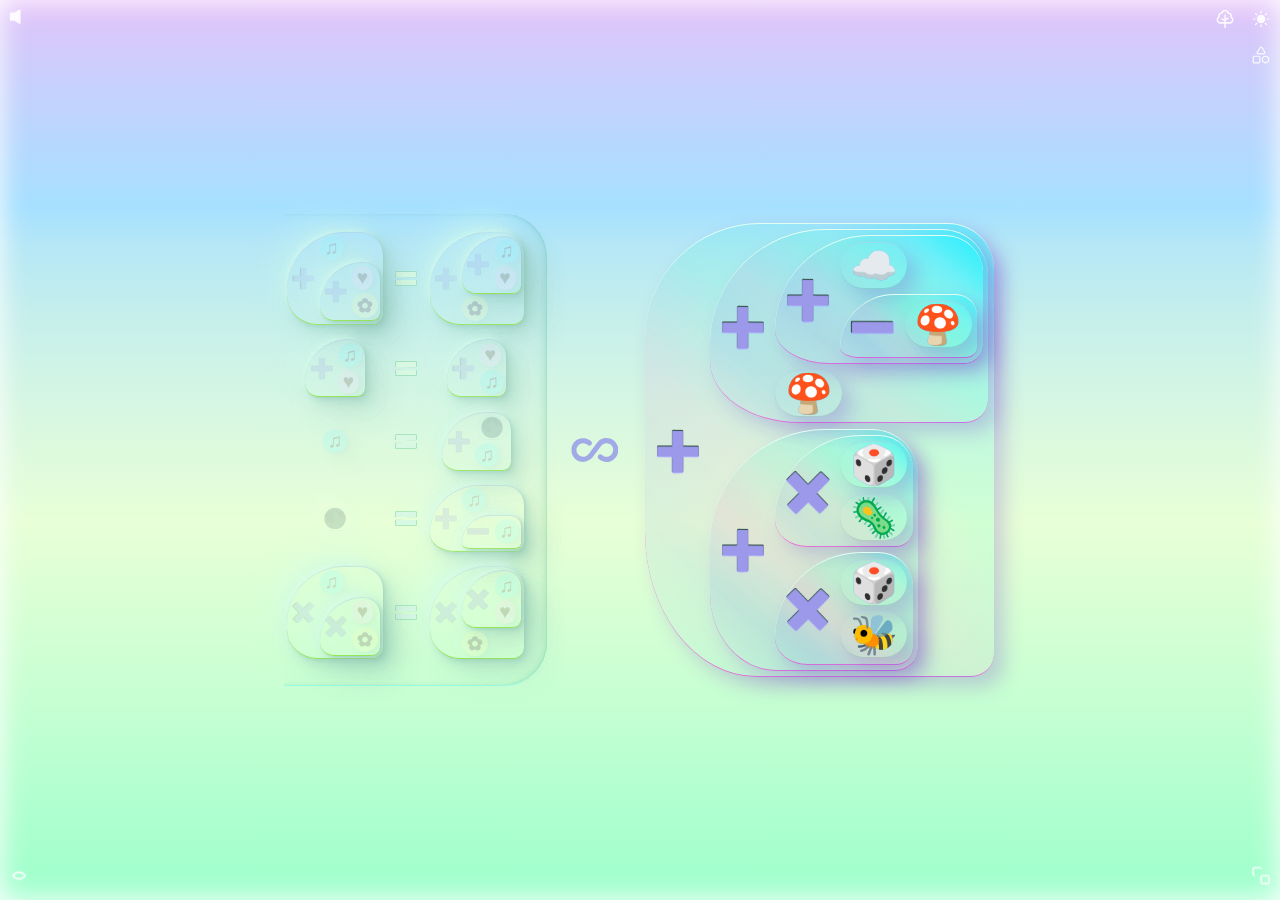
<file: nool/exolivelit/index.html>
<!DOCTYPE html>
<html lang="en">
  <head>
    <meta charset="utf-8" />
    <meta name="viewport" content="width=device-width, initial-scale=1" />
    <meta name="theme-color" content="#000000" />
    <link rel="shortcut icon" type="image/ico" href="[data-uri]" />
    <title>nool</title>
    <script type="module" crossorigin src="./assets/index-05623c01.js"></script>
    <link rel="stylesheet" href="./assets/index-d3368d2a.css">
  </head>
  <body>
    <noscript>you need to enable javas script to run nool</noscript>
    <div id="root"></div>

    
    
  </body>
</html>
</file>
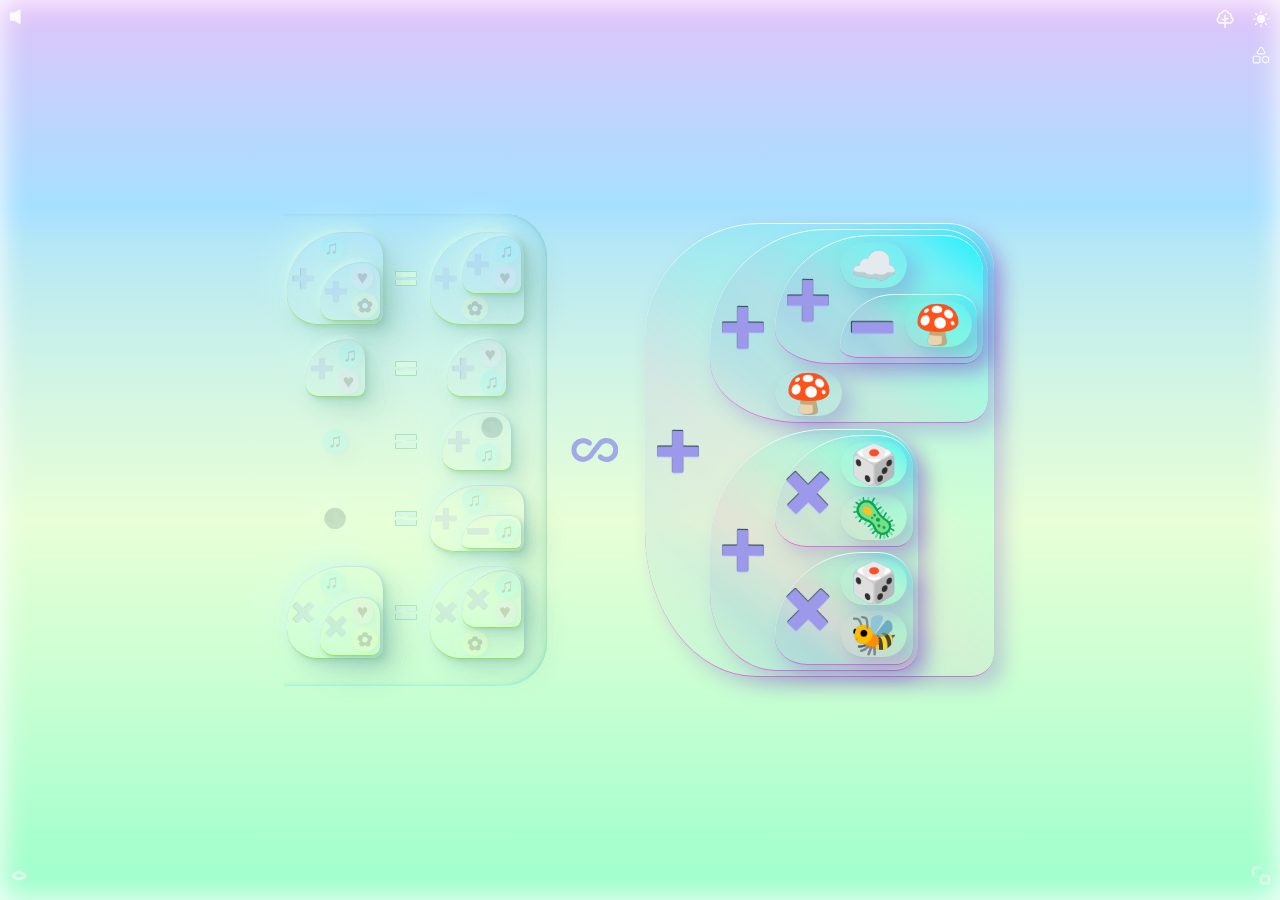
<file: nool/fix-view-transitions/index.html>
<!DOCTYPE html>
<html lang="en">
  <head>
    <meta charset="utf-8" />
    <meta name="viewport" content="width=device-width, initial-scale=1" />
    <meta name="theme-color" content="#000000" />
    <link rel="shortcut icon" type="image/ico" href="[data-uri]" />
    <title>nool</title>
    <script type="module" crossorigin src="./assets/index-37522404.js"></script>
    <link rel="stylesheet" href="./assets/index-5c19878a.css">
  </head>
  <body>
    <noscript>you need to enable javas script to run nool</noscript>
    <div id="root"></div>

    
    
  </body>
</html>
</file>
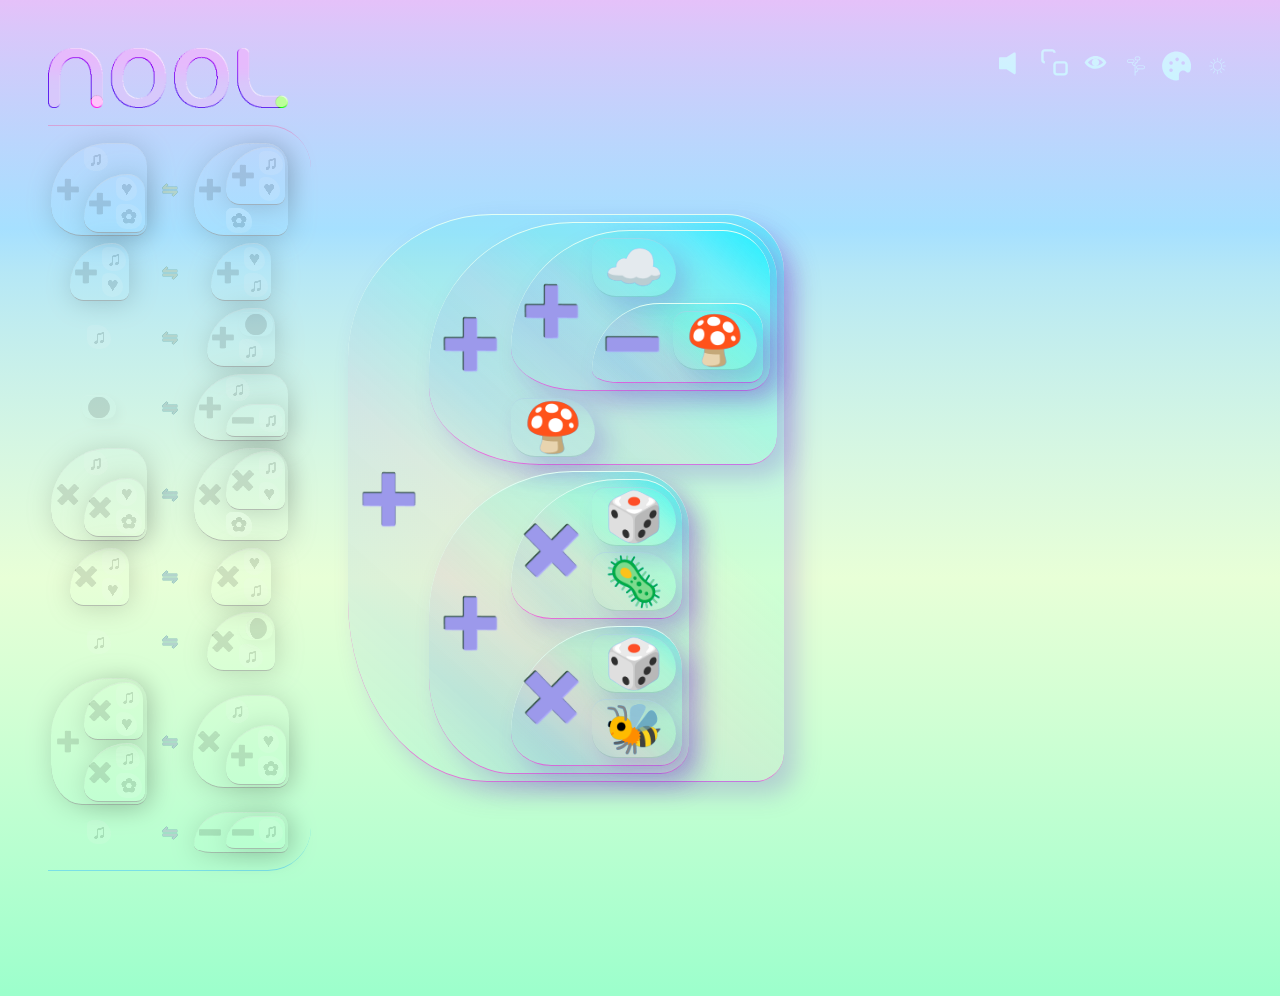
<file: nool/flip-as-backup/index.html>
<!DOCTYPE html>
<html lang="en">
  <head>
    <meta charset="utf-8" />
    <meta name="viewport" content="width=device-width, initial-scale=1" />
    <meta name="theme-color" content="#000000" />
    <link rel="shortcut icon" type="image/ico" href="[data-uri]" />
    <title>nool</title>
    <script type="module" crossorigin src="./assets/index-a3a86c5c.js"></script>
    <link rel="stylesheet" href="./assets/index-4a2868f0.css">
  </head>
  <body>
    <noscript>you need to enable javas script to run nool</noscript>
    <div id="root"></div>

    
    
  </body>
</html>
</file>
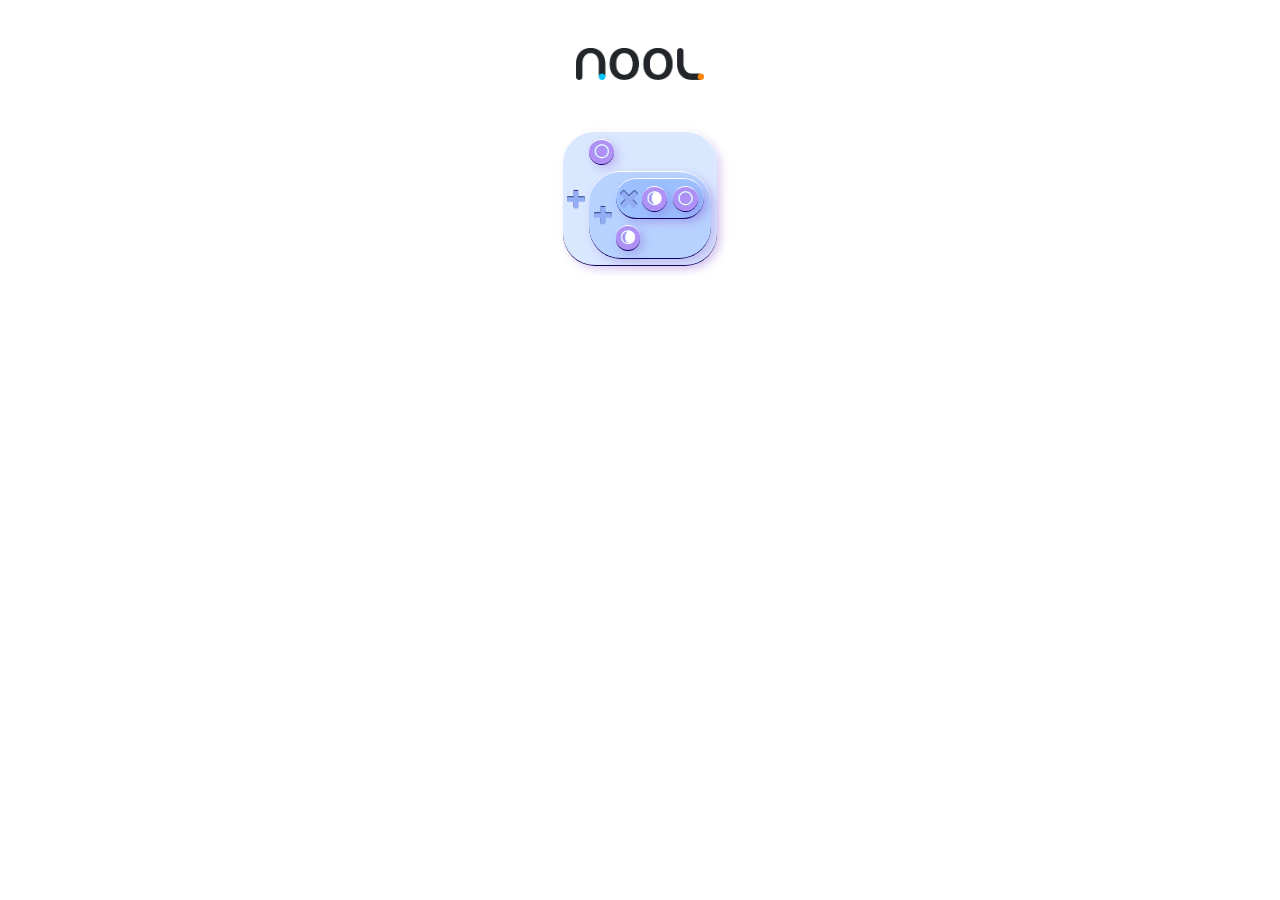
<file: nool/flip/index.html>
<!DOCTYPE html>
<html lang="en">
  <head>
    <meta charset="utf-8" />
    <meta name="viewport" content="width=device-width, initial-scale=1" />
    <meta name="theme-color" content="#000000" />
    <link rel="shortcut icon" type="image/ico" href="[data-uri]" />
    <title>nool</title>
    <script type="module" crossorigin src="./assets/index-0f007d30.js"></script>
    <link rel="stylesheet" href="./assets/index-8d4ef276.css">
  </head>
  <body>
    <noscript>you need to enable javas script to run nool</noscript>
    <div id="root"></div>

    
    
  </body>
</html>
</file>
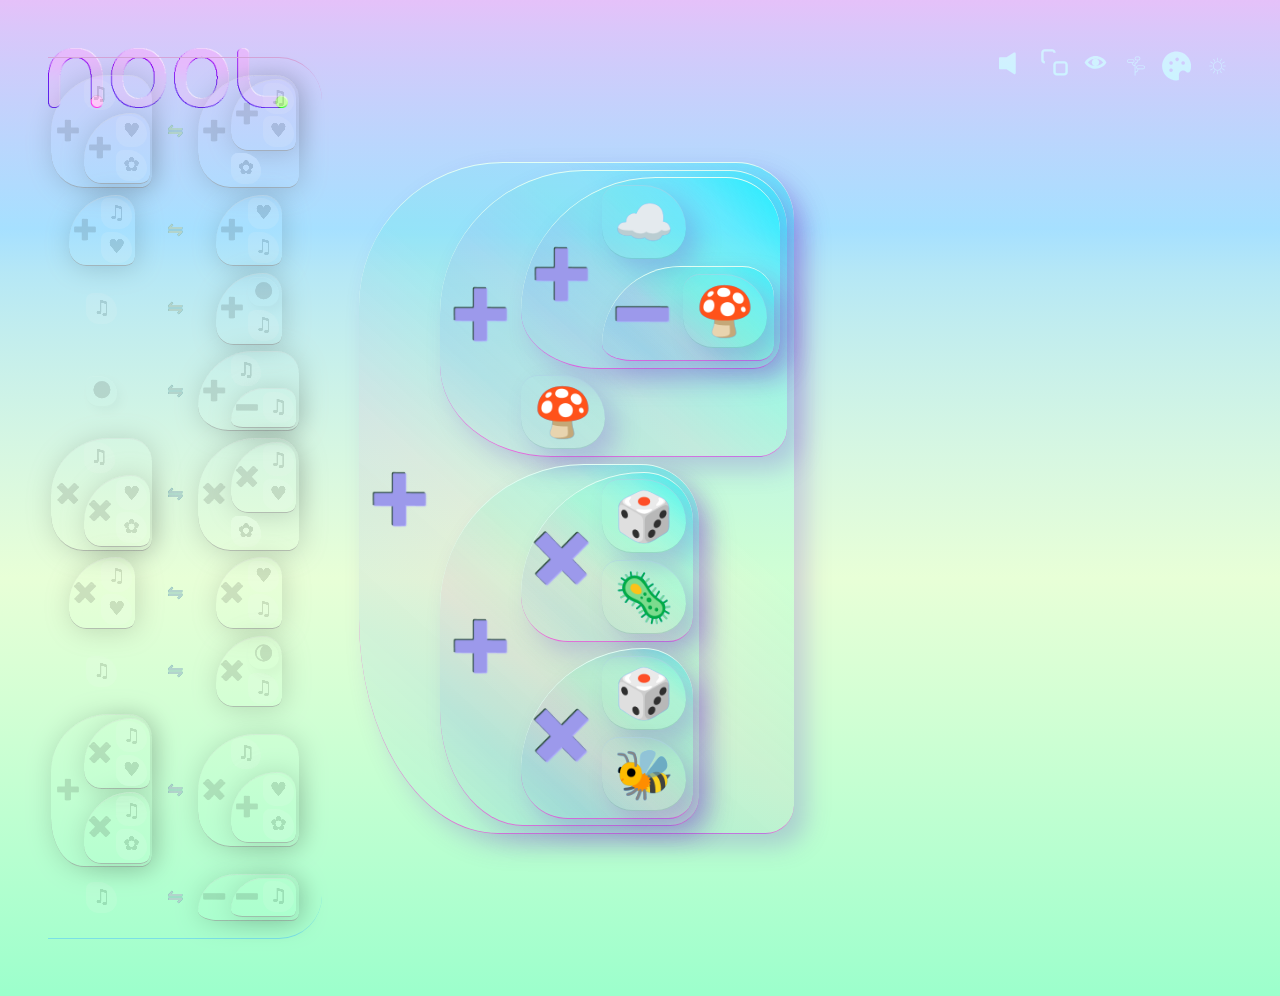
<file: nool/flipping-working-before-view-transitions/index.html>
<!DOCTYPE html>
<html lang="en">
  <head>
    <meta charset="utf-8" />
    <meta name="viewport" content="width=device-width, initial-scale=1" />
    <meta name="theme-color" content="#000000" />
    <link rel="shortcut icon" type="image/ico" href="[data-uri]" />
    <title>nool</title>
    <script type="module" crossorigin src="./assets/index-742ec2c1.js"></script>
    <link rel="stylesheet" href="./assets/index-48a1f60e.css">
  </head>
  <body>
    <noscript>you need to enable javas script to run nool</noscript>
    <div id="root"></div>

    
    
  </body>
</html>
</file>
<file: style.css>
@keyframes fire-diag {
  0% {
    background-position-x: 0em;
  }
  100% {
    background-position-x: -4.4em;
  }
}

@keyframes bubblebubble1 {
	0% {
		border-radius: 7em 7em 7em 7em;
	}
  /* 25% {
		border-radius: 6.5em 5.5em 6.5em 7.5em;
	} */
  50% {
		border-radius: 6.0em 6.0em 6.0em 6.0em;
	}
  /* 50% {
		border-radius: 5.5em 7.5em 6.5em 5.5em;
	} */
}

@keyframes wobble {
  0%,
  100% {
    transform: translateX(0%);
    transform-origin: 50% 50%;
  }

  15% {
    transform: translateX(10%) rotate(-6deg);
  }

  30% {
    transform: translateX(5%) rotate(6deg);
  }

  45% {
    transform: translateX(5%) rotate(-3.6deg);
  }

  60% {
    transform: translateX(3%) rotate(2.4deg);
  }

  75% {
    transform: translateX(-2%) rotate(-1.2deg);
  }
}

/* ROOT */

:root {
  --highlight-color: #dc3400;
  --container-width: 61.7em;
  --link-gradient: linear-gradient(
    -90deg,
    #ee7752 0%,
    #e73c7e 10%,
    #23a6d5 30%,
    #23d5ab 50%,
    #23a6d5 70%,
    #e73c7e 90%,
    #ee7752 100%
  );
}

@font-face {
  font-family: "Cutive Mono";
  font-display: swap;
  src: url("cutivemono.ttf");
}

@font-face {
  font-family: "Open Sans";
  font-display: swap;
  src: url("OpenSans-Light.ttf");
}

/* BASE */

dl {
  font-size: 1.15em;
  font-family: "Open Sans", "Courier New", monospace;
}

p {
  margin: 0;
  font-size: 1.15em;
  font-family: "Open Sans", "Courier New", monospace;
}

a {
  text-decoration: none;
  color: white;
}

::selection {
  background-color: var(--highlight-color);
  color: white;
}

h1 {
  margin: 0;
  font-size: 5.5em;
  font-weight: normal;
}

h2 {
  margin: 0;
  font-size: 3.2em;
  font-weight: normal;
}

.glyph {
  user-select: none;
}

/* HOVER SHIT */

@keyframes gradient {
  0% {
    background-position: 0% 0%;
  }
  100% {
    background-position: 400% 0%;
  }
}

a:hover {
  background: var(--link-gradient);
  background-size: 800% 800%;
  animation: gradient 12s linear infinite alternate;
  color: rgb(255, 255, 255);
  cursor: url("images/horns.png"), pointer;
  text-shadow: 1px 1px 1px rgba(0, 0, 0, 0.9);
}

h2 a:hover {
  border-radius: 0.1em 0.8em 0.1em 0.4em;
  background-size: 400% 400%;
  animation: gradient 9s linear infinite alternate;
}

nav a:hover .glyph {
  background: var(--link-gradient);
  background-size: 200% 200%;
  animation: gradient 3s linear infinite alternate;
  -webkit-background-clip: text;
  -webkit-text-fill-color: transparent;
  text-shadow: none;
  rotate: 180deg;
}

nav a:hover span {
  border-radius: 0.1em 0.6em 0.1em 0.5em;
  background: var(--link-gradient);
  background-size: 800% 800%;
  animation: gradient 10s linear infinite alternate;
}

main section#projects a.container:hover {
  background-size: 2000% 2000%;
  animation: gradient 40s linear infinite alternate;
  border-radius: 3em;
}

/* BODY */

body {
  font-size: 16px;
  color: black;
  margin: 0;
  display: flex;
  flex-direction: column;
  justify-content: center;
  background-image: url("images/stripesbkg100.png");
}

body > .container {
  position: relative;
  transition: all;
  transition-duration: 0.5s;
  margin: auto;
  margin-top: 1.7em;
  margin-bottom: 1.6em;
  padding: 0;
  font-family: "Cutive Mono", "Courier New", monospace;
  max-width: var(--container-width);
  border-radius: 5em 9.5em 3em 3em;
  box-shadow: -20px 5px 55px rgb(50, 60, 63), 20px -20px 70px rgb(50, 60, 63);
  background-color: #001a237a;
  filter: saturate(1.2);
}

header {
  width: 100%;
  display: grid;
  grid-template-columns: 16em 1fr;
  grid-template-rows: 8em 1fr;
  /* padding: 1.7em;
  padding-top: 1em; */
  border-radius: 0.8em 9.5em 0.7em 0.3em;
  background-color: rgb(129, 194, 216);
  transition: all;
  transition-duration: 0.25s;
  overflow: hidden;
  background: url(images/mountains-rockies.webp);
  background-size:cover;
}
header::before {
  display: inline-block;
  /* position: absolute; */
  width: 100%;
  height:100%;
  content: "";
  background-color: rgb(129, 194, 216);
  grid-row: 1 / span 2;
  grid-column: 1 / span 2;
  transition: opacity 0.25s ease-in-out;
  z-index: 1;
  opacity: 100%;
}
header:hover::before {
  opacity: 0%;
}
header:hover {
  border-radius: 5em 8.5em 1.2em 2em;
  background-color: rgb(129, 194, 216, 0.6);
  /* opacity: 0.7; */
  /* filter: brightness(1.1) saturate(1.4); */
  box-shadow: inset 0em -3em 7em #82e2ff;
  /* border-top: 1px solid white;*/
  
}
header > .portrait {
  z-index: 2;
  grid-row-start: 1;
  grid-column-start: 1;
  height: 13.4em;
  width: 13.4em;
  border-radius: 0.3em 0em 1em 0.3em;
  grid-row: 1 / span 2;
  transition: all;
  transition-duration: 0.25s;
  background: url("images/me/square-600.webp");
  background-size: cover;
}
header:hover > .portrait {
  border-radius: 5em 3em 5em 2em;
  background: url("images/me/square-600-transparent.webp");
  background-size: cover;
  outline: 1px solid white;
  rotate: 3deg;
  /* box-shadow: 3em 0px 7em  #82e2ff; */
  /* box-shadow: 20px 20px 60px #82e2ff; */
}
header > h1 {
  z-index: 2;
  grid-column: 2 / span 1;
  grid-row: 1;
  display: flex;
  align-items: flex-end;
}
header > h2 {
  z-index: 2;
  grid-column: 2 / span 1;
  grid-row: 2;
  display: flex;
  align-items: baseline;
}
/* header > h2 > a {
  transition: rotate 0.15s ease-out;
  transform-origin: top left;
}

header > h2 > a:hover  {
  rotate: 0.5deg;
} */

main {
}

footer {
  padding: 1.7em;
  display: flex;
  align-items: baseline;
  justify-content: flex-end;
  border-radius: 0.6em 0.6em 1.2em 3em;
  background-color: rgb(110 103 211);
  transition: all;
  transition-duration: 0.3s;
  transition-timing-function: ease-in-out
}
footer:hover {
  border-radius: 1.5em 3em 0.5em 0.5em;
  /* opacity: 0.8; */
}

/* NAV */

nav {
  /* background: url(images/mountains-under.webp); */
  /* background-size: cover; */
  padding-left: 1em;
  /* padding: 0.8em 1.6em 0.8em 3.2em; */
  border-radius: 0.1em 0.7em 0.2em 1.9em;
  background-color: rgb(154, 211, 230);
  font-size: 2em;
  display: grid;
  grid-template-columns: repeat(3, 1fr);
  /* grid-template-rows: repeat(2, 1fr); */
  transition: all;
  transition-duration: 0.5s;
}
nav:hover, nav.bottom:hover {
  border-radius: 0.3em 1.4em 0.4em 1.5em;
  /* background-color: rgb(129, 194, 216, 0.6); */
  /* opacity: 0.7; */
  /* filter: brightness(1.1) saturate(1.3); */
  /* box-shadow: inset 0em -3em 7em #82e2ff; */
  /* border-top: 1px solid white; */
}

nav > a {
  display: flex;
  gap: 1em;
  height: fit-content;
}

nav > a:hover {
  /*cursor: url("images/chefskiss.png"), default;*/
  background: none;
}

nav > a span{
  transition: rotate 0.15s ease-out;
  transform-origin: top left;
}

nav > a:hover span { 
  rotate: 1.5deg;
}

nav > a > .glyph {
  transition: all;
  transition-duration: 0.5s;
  width: 0.8em;
  filter: invert(1) brightness(0.4) sepia(1) hue-rotate(136deg) saturate(5.5);
}
nav > a:hover > .glyph {
  filter: invert(1) brightness(0.4) sepia(1) hue-rotate(306deg) saturate(9.5);
}

nav.bottom {
  border-radius: 1.6em 0.6em 1.6em 0.6em;
  background-color: rgb(39 72 139 / 39%);
  padding-left: 0.7em;
  box-shadow: inset 0em -1.1em 2em #3e43d6aa;
}

nav.bottom a {
  color: #b5f8fb;
}

/* MAIN SECTIONS */

main > p:hover {
  border-radius: 1.4em 4em 0.5em 2em;
}
main > p {
  transition: all;
  transition-duration: 0.3s;
  border-radius: 0.7em 2em 1em 4em;
  background-color: #015160;
  padding: 2em 4em;
  font-family: "Open Sans", "Courier New", monospace;
  font-size: 1.3em;
  color: white;
}

/* @supports (hanging-punctuation: first) and (font: -apple-system-body) and (-webkit-appearance: none) {
  body > .container::before {
    opacity:0 !important;
  }
} */

body > .container::before {
    opacity: 0;
    border-radius: 5em;
    transition: all 0.5s ease-in-out;
    position: absolute;
    z-index: -1;
    content: ".";
    width: 100%;
    height: 100%;
    filter: saturate(1.2);
    background: linear-gradient( 0deg, rgba(255, 255, 255, 0.8) 0%, rgb(250, 255, 208) 23%, rgba(255, 207, 0, 0.8) 38%, rgba(239, 0, 150, 0.90) 54%, rgba(85, 215, 255, 0.9) 90% ), url(images/stripesbkg100.png);
    background-blend-mode: hard-light;
    top: 13em;
    bottom: 6em;
    width: 100%;
    height: 45em;
}

body > .container:has(#intro:hover)::before {
  opacity: 1;
  animation: fire-diag 4s linear infinite;
  box-shadow: 0 0em 14em #a800ff, 0 0em 3em #00e5ff;
  background-position-x: -1.3em;
  filter: saturate(1) blur(3px);
}

#intro {
  display: flex;
  flex-direction: column;
  gap: 2em;
  padding-top: 2em;
  padding-bottom: 2em;
}

#intro > p {
  font-size: 1.3em;
  padding: 0 4em 0 4em;
  color: white;
  line-height: 1.5em;
  /* background-color: rgb(173, 221, 236); */
  /* text-shadow: 1px 1px 0 #000, -1px 1px 0 #000, -1px -1px 0 #000, 1px -1px 0 #000; */
}

#intro > section#forge {
  display: flex;
  padding: 0.5em 2.5em 0em 2.5em;
  border-radius: 0.4em 1.5em 0.2em 2.7em;
  transition: all;
  transition-duration: 0.35s;
}
#intro:hover > section#forge {
  padding: 5.8em 0em 1.8em 0em;
}
#intro > section#forge:hover {
  border-radius: 0.8em 2.5em 0.6em 3.7em;
}
#intro:hover > section#forge > article > img {
  opacity: 100%;
  /* filter: sepia(100%) invert(0) hue-rotate(311deg) saturate(5.0) brightness(1.0) contrast(1); */
  filter: sepia(100%) invert(0) hue-rotate(311deg) saturate(6) brightness(1)
    contrast(1);
  box-shadow: 0 6em 7em #ffe8ad, 0 1.6em 1em #ff7a00, 0 1.6em 4em #ff5700,
    0 -1.5em 3em #ff0098, 0 -0.5em 0.2em #e300ff;
  /* animation: bubblebubble1 3s linear infinite alternate; */
}


#intro section#forge a {
  border-radius: 0.2em 0.5em 0.2em 0.5em;
}

#intro > section#forge > article {
  flex: 1 1 0em;
  display: flex;
  flex-direction: column;
  gap: 1.5em;
  align-items: center;
  border-radius: 0.2em 1.5em 0.2em 1.5em;
}

#intro > section#forge > article b {
  /* font-family: "Cutive Mono", "Courier New", monospace; */
  font-family: "Open Sans";
  color: #888888;
  font-size: 1.7em;
  font-weight: normal;
  position: relative;
  transition: all 0.2s ease-in-out;
  bottom: 0em;
}
#intro:hover > section#forge > article b {
  color: black;
  z-index: 1;
}

#intro > section#forge > article p {
  padding: 0.4em;
}
#intro:hover > section#forge > article b {
    color: black;
    z-index: 1;
}

#intro > section#forge img,
video {
  transition: all 0.3s ease-in-out;
  width: 13em;
  border-radius: 7.5em;
  border: 0.0625em solid rgb(110, 255, 199);
  filter: sepia(100%) hue-rotate(150deg);
  opacity: 50%;
  user-select: none;
}

#intro > section#forge article:hover img,
#intro > section#forge article:hover video {
  filter: none;
  border-radius: 0 1.5em 0 1.5em;
  border: none;
  opacity: 100%;
  scale: 1.9;
  box-shadow: 0 3.5em 4em #ffe100, 0 1.6em 1em #ff7a00, 0 1.6em 4em #ff5700, 0 -0.1em 1em #ff006d;
  z-index: 2;
  /* rotate: 3deg; */
}
#intro > section#forge > article:hover:last-child img{
  border-radius: 1.5em 1.5em 3em 0.2em ;
  /* translate: 2em; */
}
#intro > section#forge > article:hover:first-child img{
  border-radius: 3em 1.5em 0.2em 1.5em;
  /* translate: -2em; */
}
#intro > section#forge > article:hover:nth-child(2) img {
  border-radius: 1.1em 1.5em 1.2em 0.8em;
  /* translate: -2em; */
}
#intro > section#forge article:hover b {
  z-index: 2;
  position: relative;
  bottom: -3em;
}

p.d1,
p.d2,
p.d3 {
  display: none;
}
#intro p.general:has(~ section > article:hover) {
  display: none;
}
#intro p.d1:has(~ section > article.a1:hover),
#intro p.d2:has(~ section > article.a2:hover),
#intro p.d3:has(~ section > article.a3:hover) {
  display: inline-block;
}
#intro > p b,
#intro > p h3 {
  background-color: rgba(40, 0, 119, 0.4);
  color: rgb(255, 255, 255);
  font-weight: normal;
}

/* p:has(+ section#forge article:hover):before {
  content: "BAJA BLAST"
} */

/* BOOKSHELF */
::-webkit-scrollbar {
  width: 15px;
}

::-webkit-scrollbar-track {
  /* -webkit-box-shadow: inset 0 0 6px     rgba(0,0,0,0.3);  */
  border-radius: 10px;
}

::-webkit-scrollbar-thumb {
  border-radius: 10px;
  /* -webkit-box-shadow: inset 0 0 6px     rgba(0,0,0,0.5);  */
}
section#books {
  display: flex;
  align-items: center;
  justify-content: space-between;
  padding: 1em 1em 1em 1em;
  transition: all;
  transition-duration: 0.5s;
  /* flex-wrap: wrap; */
  overflow-y: hidden;
  overflow-x: scroll;
  resize: vertical;
  min-height: 6em;
  height: 10.23em;
  max-height: 32em;
  scrollbar-color: #0b8567 #0000;
  scrollbar-width: thin;
}
section#books img, video {
  margin: 0.2em;
  height: 100%;
}

/* TRAD NEWS */

main > section#news {
  display: flex;
  padding: 1.5em 2.5em 1.5em 2.5em;
  /* background-color: rgb(16 82 104); */
  border-radius: 0.4em 1.5em 0.2em 2.7em;
  transition: all;
  transition-duration: 0.5s;
}
main > section#news:hover {
  border-radius: 0.8em 2.5em 0.6em 3.7em;
}

/* main section#news a {
  border-radius: 0.2em 0.5em 0.2em 0.5em;
} */

main > section#news > article {
  flex: 1 1 0em;
  display: flex;
  flex-direction: column;
  align-items: center;
  border-radius: 0.2em 1.5em 0.2em 1.5em;
  /* background-color: rgb(154, 211, 230);
  background: linear-gradient(
    180deg,
    rgb(154, 211, 230) 0%,
    rgb(129, 194, 216) 25%,
    rgb(110, 177, 199) 49%,
    rgb(73, 202, 181) 100%
  ); */
  margin: 0.07em;
  padding: 1.5em;
}

main > section#news > article span {
  line-height: 1.5em;
  color: rgb(170 210 255);
  background-color: rgb(9 55 69);
}
main > section#news > article span a {
  color: white;
  background-color: #32758a;
}

main > section#news > article b {
  transition: 0.3s all ease-in-out;
  margin-bottom: 0.4em;
  font-family: "Cutive Mono", "Courier New", monospace;
  color: white;
  font-size: 1.7em;
  font-weight: normal;
}

main > section#news > article p {
  transition: 0.3s all ease-in-out;
  padding: 0.4em;
}

main > section#news img,
video {
  transition: all 0.2s ease-out;
  width: 13em;
  border-radius: 7.5em;
  border: 0.0625em solid rgb(110, 255, 199);
  margin-top: 1em;
  margin-bottom: 2em;
  filter: sepia(100%) hue-rotate(150deg);
  opacity: 40%;
}

main > section#news article:hover img,
main > section#news article:hover video {
  filter: none;
  border-radius: 0 1.5em 0 1.5em;
  border-color: #0000;
  opacity: 100%;
  scale: 1.4;
  translate: 0 -2em;
  box-shadow: 0 3px 60px #00203088, 0 3px 20px #002030bb;
}
main > section#news article:hover > b {
  scale: 1.2;
}
main > section#news article:hover > p {
  scale: 1.03;
} 
main > section#news article > p > span {
  transition: 0.25s all ease-in;
}
main > section#news article:hover > p > span {
  /* box-shadow: 0 -3px 20px #00203066, 0 -3px 15px #00203066; */
}

/* NEWSFEED */

main > section#newsfeed {
  display: flex;
  padding: 1.5em 2.5em 2.5em 2.5em;
  background-color: rgb(9 55 69);
  border-radius: 0.3em 3.5em 1em 0.3em;
  transition: all;
  transition-duration: 0.5s;
  position: relative;
  color: white;
  border-bottom: 0.3px solid #5dffb0;
}
section#newsfeed label {
  width: 90%;
  text-align: right;
  font-family: "Open Sans", "Courier New", monospace;
  position: absolute;
  color: #00ffdf;
  padding: 1.4em;
  bottom: 0;
  font-size: 0.6em;
  cursor: pointer;
}
section#newsfeed label:hover {
  color: white;
}
section#newsfeed input {
  display: none;
}
section#newsfeed label:after {
  content: "MORE";
}
section#newsfeed input:checked + label:after {
  content: "LESS";
}
section#newsfeed input:checked ~ dl {
  height: 60.5em;
}

main > section#newsfeed:hover {
  border-radius: 1.6em 7.5em 2.4em 3.6em;
}

section#newsfeed dl {
  line-height: 1.4em;
  margin: 0;
  height: 17em;
  overflow: hidden;
  transition: all 0.3s ease-in-out;
}
section#newsfeed dl dt {
  width: 10%;
  color: #00ebff;
  display: inline-block;
  vertical-align: top;
  text-align: right;
  margin-right: 2em;
  font-variant: oldstyle-nums;
  font-size: 0.75em;
}
section#newsfeed dl dd {
  margin-inline-start: 0;
  width: 85%;
  display: inline-block;
  margin-bottom: 0.5em;
}
section#newsfeed dl a {
  color: #b9e2ff;
  background-color: #105e74;
}

/* PROJECTS */

main > section#projects figure {
  margin: 0;
  display: flex;
  justify-content: center;
  align-items: center;
  flex-shrink: 10;
  background-color: #073036;
  border-radius: 3em;
  transition: all 0.3s ease-in-out;
}
main > section#projects article:hover figure {
  scale: 0.93;
}

main > section#projects a.container {
  background: none;
}

main > section#projects .container {
  display: grid;
  grid-template-columns: 5.0625em 1fr 3.625em;
  grid-template-rows: minmax(0, auto) minmax(1.5em, auto) minmax(3.25em, auto) minmax(
      3em,
      auto
    ) 1fr minmax(3.1em, auto);
}

main > section#projects .container h1 {
  grid-column: 2/3;
  grid-row: 3;
  align-self: baseline;
  font-size: 3em;
  color: white;
}

main > section#projects .container h2 {
  grid-column: 2/3;
  grid-row: 4;
  font-size: 1.5em;
  color: #a8faf4;
}

main > section#projects .container p {
  grid-column: 2/3;
  grid-row: 5;
}

main > section#projects .glyph {
  grid-column: 1;
  grid-row: 3;
  align-self: center;
  justify-self: center;
  content: url("images/icons/arrowLR.svg");
  width: 1.75em;
  height: 1.75em;
  filter: invert(0.8) sepia(1) hue-rotate(78deg) saturate(5.5) brightness(20)
    opacity(90%);
  transition: all;
  transition-duration: 0.3s;
  transition-timing-function: ease-in-out;
  rotate: 0;
}
main > section#projects > article:hover .glyph {
  rotate: -45deg;
}

main > section#projects > article {
  border-radius: 3.5em;
}

main > section#projects > article:hover {
  background: var(--link-gradient);
  background-size: 2000% 2000%;
  animation: gradient 40s linear infinite alternate;
}



main > section#projects > article#context-patterns {
  display: flex;
  flex-direction: row;
  background-color: rgb(73, 202, 137);
  /* border-radius: 3em 3em 3em 2em; */
}

main > section#projects > article#depthop {
  display: flex;
  flex-direction: row-reverse;
  background-color: rgb(73, 202, 94);
}

/* PROJECT : FRUCTURE */

main > section#projects > article#fructure {
  display: grid;
  grid-template-columns: minmax(0, 18.75em) minmax(0, auto);
  grid-template-rows: minmax(0, auto) 1fr;
  background-color: rgb(73, 202, 181);
}

main > section#projects > article#fructure figure {
  grid-column: 1;
  grid-row: 1/3;
  border-radius: 3em 0 3em 3em;
}
main > section#projects > article figure img {
  border-radius: 3em;
}
main > section#projects > article#fructure .videolink {
  grid-column: 2;
  grid-row: 1;
  height: 3.75em;
  display: flex;
  justify-content: flex-end;
  align-items: center;
  background-color: #dc3400;
  border-radius: 0 1em 0 0;
}

main > section#projects > article#fructure .videolink a {
  width: 100%;
  height: 100%;
  display: flex;
  align-items: center;
  overflow: hidden;
  padding-right: 1.25em;
  font-size: 1.5em;
}

main > section#projects > article#fructure .videolink .scrot {
  content: url("images/me/fructure-talk.webp");
  border-radius: 0 1em 0 0;
  height: 100%;
}

/* PROJECT ICONS */

main > section#projects .container .githubicon {
  grid-column: 3;
  grid-row: 3;
  align-self: baseline;
  content: url("images/icons/github-32.png");
  height: 1.6em;
  width: 1.6em;
}

main > section#projects .container .tumblricon {
  grid-column: 3;
  grid-row: 4;
  align-self: baseline;
  content: url("images/icons/tumblr-32.png");
  height: 1.6em;
  width: 1.6em;
}

main > section#projects .youtubeicon {
  content: url("images/icons/youtube-48-white.png");
  padding-left: 0.9em;
  padding-right: 1em;
  height: 1.65em;
  width: 1.65em;
}

/* HEADER HELPERS */

header .glyph {
  display: inline-block;
  content: url("images/icons/arrowLR.svg");
  width: 0.67em;
  height: 0.67em;
  margin-right: 0.6em;
  margin-left: 0.2em;
  color: var(--highlight-color);
  filter: invert(0.7) sepia(1) hue-rotate(78deg) saturate(0) brightness(4);
  transition: all;
  transition-duration: 0.5s;
}

header .glyph:has(+ a:hover) {
  filter: invert(0.7) sepia(1) hue-rotate(308deg) saturate(10) brightness(1);
  rotate: -45deg;
}
/* FOOTER HELPERS */

.arrowup {
  display: inline-block;
  content: url("images/icons/arrow-up-white.svg");
  height: 0.8em;
  width: 0.8em;
}

.arrowdown {
  display: inline-block;
  content: url("images/icons/arrow-up-white.svg");
  transform: rotate(180deg);
  height: 0.8em;
  width: 0.8em;
}

footer a:hover {
  border-radius: 0.2em;
  background: none;
  background-color: var(--highlight-color);
}
</file>
<file: cv/cv.css>
:root {
  --accent: rgb(0, 184, 171);
  --gray: rgb(153, 153, 153);
  --darker-gray: rgb(102, 102, 102);
  --title-gray: rgb(0, 0, 0);
  --body-color: rgb(40, 40, 40);
}

* {
  margin: 0;
  padding: 0;
  box-sizing: border-box;
}

html {
  background-image: url(../images/stripesbkg100.png), linear-gradient(#f5feff, #162b53);
  background-blend-mode: difference;
}

body {
  font-family: "Libre Baskerville", "Palatino Linotype", Palatino,
    "Book Antiqua", Georgia, serif;
  font-size: 10pt;
  line-height: 1.4;
  color: var(--body-color);
  max-width: 240mm;
  margin: 0 auto;
  padding: 0.75in;
  background: white;
}

a {
  color: var(--accent);
  text-decoration: none;
}

a:hover {
  text-decoration: underline;
}

.header {
  position: relative;
  margin-bottom: 0.3em;
}

.date {
  position: absolute;
  top: 0.3em;
  right: 0;
  /* font-size: 9pt; */
  /* font-style: italic; */
  color: var(--accent);
}

.name {
  font-size: 26pt;
  font-weight: bold;
  font-variant: small-caps;
  letter-spacing: 0.05em;
}

.contact {
  margin-top: 0.5em;
  margin-bottom: 2em;
  font-size: 10pt;
}

.contact a {
  color: var(--accent);
}

.contact .fa-at,
.contact .fa-github,
.contact .fa-twitter {
  color: var(--body-color);
  margin: 0 0.15em;
}

.section {
  margin-bottom: 2em;
}

.section-title {
  font-variant: small-caps;
  font-size: 12pt;
  font-weight: bold;
  color: var(--title-gray);
  margin-bottom: 0.2em;
  margin-top: 0.5em;
  gap: 0.7em;
  display: flex;
  align-items: center;
}

.section-title .fa,
.section-title .fas,
.section-title .far,
.section-title .fab {
  color: var(--accent);
  margin-left: 0.2em;
  font-size: 10pt;
}

.entry {
  margin-left: 1.5em;
  margin-bottom: 0.4em;
}

.entry-header {
  display: flex;
  flex-wrap: wrap;
  align-items: baseline;
}

.entry-title {
  font-weight: bold;
}

.entry-title a {
  color: var(--accent);
}

.sbull {
  margin: 0 0.5em;
  color: var(--body-color);
}

.entry-meta {
  color: var(--gray);
  font-style: italic;
}

.entry-meta a {
  color: var(--accent);
  font-style: normal;
}

.entry-body {
  margin-left: 1.5em;
  margin-top: 0.1em;
}

.entry-body a {
  color: var(--accent);
}

.body-text {
  margin-left: 1.5em;
  margin-bottom: 0.4em;
}

.authors .me {
  text-decoration: underline;
}

.conference-list {
  margin-left: 1.5em;
}

.conference-list .year-line {
  margin-bottom: 0.1em;
}

.conference-list .year {
  display: inline-block;
  /* min-width: 5.5em; */
}

.teaching-table {
  margin-left: 1.5em;
  margin-top: 0.2em;
}

.teaching-table td {
  padding-right: 1.5em;
  vertical-align: top;
  padding-bottom: 0.1em;
}

.teaching-table .years {
  min-width: 7em;
}

.teaching-table .school {
  min-width: 8em;
}

.uline {
  text-decoration: underline;
}

@media print {
  body {
    padding: 0.5in;
  }
}

/* Corner PDF Badge */
.pdf-badge {
  position: absolute;
  top: 2.5em;
  right: 0;
  display: inline-flex;
  align-items: center;
  gap: 0.4em;
  padding: 0.3em 0.8em;
  background: var(--accent);
  color: white;
  font-family: "Libre Baskerville", Georgia, serif;
  font-size: 0.7rem;
  font-variant: small-caps;
  letter-spacing: 0.05em;
  border-radius: 0 0 0 4px;
  box-shadow: 0 1px 3px rgba(0, 0, 0, 0.15);
  text-decoration: none;
  z-index: 1000;
}
.pdf-badge:hover {
  background: red;
  text-decoration: none;
}

@media print {
  .pdf-badge {
    display: none;
  }
}

@media screen and (max-width: 600px) {
  body {
    padding: 0.2in 0.2in;
  }
}

@media screen and (max-width: 600px) {
  .date {
    position: static;
    display: block;
    text-align: left;
    margin-top: 0.2em;
    color: var(--gray);
  }

  .name {
    font-size: 20pt;
  }

  .pdf-badge {
    top: auto;
    bottom: 1.8rem;
    right: 1rem;
    border-radius: 4px;
  }
}
</file>
<file: nool/assets/index-d92fc8d6.css>
.notransition *{transition:none!important}.noanimation *{animation:none!important}.notransformation *{transform:none!important}@keyframes spin{0%{transform:rotate(0)}to{transform:rotate(359deg)}}@keyframes jello{0%{transform:scaleZ(1)}30%{transform:scale3d(1.25,.75,1)}40%{transform:scale3d(.75,1.25,1)}50%{transform:scale3d(1.15,.85,1)}65%{transform:scale3d(.95,1.05,1)}75%{transform:scale3d(1.05,.95,1)}to{transform:scaleZ(1)}}@keyframes wobble{0%,to{transform:translate(0);transform-origin:50% 50%}15%{transform:translate(.5%) rotate(-3deg)}30%{transform:translate(1.5%) rotate(3deg)}45%{transform:translate(1.5%) rotate(-1.3deg)}60%{transform:translate(.5%) rotate(1.2deg)}75%{transform:translate(0) rotate(-.6deg)}}@keyframes wobble2{0%,to{transform:translate(0);transform-origin:50% 50%}15%{transform:translate(.2%) rotate(-1deg)}30%{transform:translate(-.2%) rotate(-1deg)}45%{transform:translate(.2%) rotate(0)}60%{transform:translate(-.2%) rotate(1deg)}75%{transform:translate(0) rotate(1deg)}}@keyframes wobble3{0%,to{transform:translate(0);transform-origin:50% 50%}15%{transform:translate(.2%) rotate(-3deg)}30%{transform:translate(-.2%) rotate(-1deg)}45%{transform:translate(.2%) rotate(0)}60%{transform:translate(-.2%) rotate(1deg)}75%{transform:translate(0) rotate(3deg)}}@keyframes wobbleH{0%,to{transform:translate(0);transform-origin:50% 50%}15%{transform:translate(.8%) rotate(-3deg)}30%{transform:translate(-4.8%)}45%{transform:translate(.8%)}60%{transform:translate(-.8%)}75%{transform:translate(0)}}@keyframes glow_pulse{0%,to{filter:brightness(1) drop-shadow(0px 0px 0px rgba(177,51,255,0))}50%{filter:brightness(1) drop-shadow(0px 0px 2px rgba(218,51,255,.4))}}@keyframes pulse{0%,to{transform:scale(1)}50%{transform:scale(1.06);filter:brightness(1.2) drop-shadow(0px 0px 20px #f3b9)}}@keyframes pulse-scale{0%,to{transform:scale(1);text-shadow:none;filter:brightness(5.5)}50%{transform:scale(1.1);text-shadow:none;filter:brightness(10) drop-shadow(0px 0px 20px rgb(255,255,255))}}@keyframes flare{0%{filter:drop-shadow(0px 0px 2px magenta)}20%{filter:drop-shadow(0px 0px 30px magenta)}to{filter:drop-shadow(0px 0px 150px magenta)}}body{height:100vh;overflow:hidden;margin:0;font-family:-apple-system,BlinkMacSystemFont,Segoe UI,Roboto,Oxygen,Ubuntu,Cantarell,Fira Sans,Droid Sans,Helvetica Neue,sans-serif;-webkit-font-smoothing:antialiased;-moz-osx-font-smoothing:grayscale;background-image:linear-gradient(180deg,#e5c1f9,10%,#a6e0ff,36%,#e8ffd7,80%,#9cffcc)}code{font-family:source-code-pro,Menlo,Monaco,Consolas,Courier New,monospace}#main{position:relative;transition:border-radius .5s ease-in-out;font-size:3em;border-radius:0;box-shadow:inset 0 0 .6em #fff;outline:.1em solid white}#main.setSelect.selected,#main.unsetSelections.selected{box-shadow:inset 0 0 .6em #fff;border-radius:5em;outline:.1em solid white}.logo{position:absolute;width:5em;height:2em;background-image:url(./nooltext-light-db178404.png);background-size:contain;background-repeat:no-repeat}.logo:hover{mix-blend-mode:plus-lighter;transition:all;transition-duration:2s;animation:flare;animation-duration:2s;animation-timing-function:linear}.node-container{user-select:none;cursor:pointer}.node.atom{color:#fff;width:fit-content;border-radius:1em;padding:0 .25em;justify-content:center}#stage .node.atom:hover,.transform .result.match:hover,.transform .source.match:hover{animation-name:pulse;animation-duration:1s;animation-iteration-count:infinite;animation-timing-function:cubic-bezier(.35,0,.25,.35)}.transform .source,.result{transition:filter .2s cubic-bezier(.4,0,1,1)}.node{transition:all .3s ease-in-out;transition:scale .1s linear;width:fit-content;display:flex;border-radius:3em 1.2em .6em 32%;padding:.07em;margin:.07em;align-items:center;box-shadow:.25em .25em .5em #773fcc40;border-bottom:.3px solid rgb(45 93 111 / 18%);border-top:.3px solid rgb(173 207 229 / 55%)}.node:hover{filter:brightness(1.05);border-bottom:.3px solid rgb(187,0,255);border-top:.3px solid rgb(255,100,212)}.node:hover:not(:has(.node:hover)){scale:1.02}.node:has(.node:hover){scale:1}.node.depth-0:hover{scale:1!important}.node.selected,.node.selected:hover{border:0;outline:.03em solid #ffffff;box-shadow:0 0 .6em #fff;outline:2px solid white}.node.selected>.head{animation-name:pulse-scale;animation-duration:1s;animation-iteration-count:infinite;animation-timing-function:cubic-bezier(.35,0,.25,.35)}.node.floatselect{position:absolute;outline:2px solid red;left:0;top:0;opacity:20%}.node.comp{text-shadow:0 0 0 #50b0ff}.node:active{animation-name:wobble2;animation-duration:.15s;animation-iteration-count:infinite}#stage .node.comp{background:linear-gradient(222deg,#00f3ff6b,#00fffd1a,#00ffba1a,#ff00bc0d,#0025ff0f,transparent);border-bottom:.3px solid rgb(255 0 220 / 53%);border-top:.3px solid rgb(226 255 244)}.node.comp .head{background-color:#284a37;color:transparent;text-shadow:.01em .02em .02em rgb(169 162 255 / 90%);-webkit-background-clip:text;-moz-background-clip:text;background-clip:text;padding:.15em}#seed.TreeTop{flex-direction:column-reverse}.TreeTop #noolbox{grid-template-columns:none}.TreeTop #noolbox .transform-view{grid-template-rows:subgrid;grid-row:1 / span 3;grid-column:unset}.TreeTop .node-container.TreeTop .node.comp{align-items:end;display:grid;grid-auto-flow:row;justify-items:center;border-radius:3em 3em 1em 1em}.node-container.TreeTop .node.comp .head{grid-column:1/3}.node-container.TreeLeft .node.comp{display:grid;grid-auto-flow:column}.node-container.TreeLeft .node.comp .head{grid-column:1;grid-row:1/3}#seed:has(.LinearPrefix),#seed:has(.LinearInfix){flex-direction:column-reverse}.node-container.LinearPrefix:has(.selected) .node.atom,.node-container.LinearInfix:has(.selected) .node.atom,.node-container.LinearPrefix:has(.selected) .head,.node-container.LinearInfix:has(.selected) .head{opacity:50%}.node-container.LinearPrefix .node.selected,.node-container.LinearInfix .node.selected,.node-container.LinearPrefix .node.selected .node.atom,.node-container.LinearInfix .node.selected .node.atom,.node-container.LinearPrefix .node.selected .head,.node-container.LinearInfix .node.selected .head{opacity:100%!important}.node-container.LinearPrefix .node.comp,.node-container.LinearInfix .node.comp{margin:0;padding:0;border-radius:1.5em;box-shadow:none}.node-container.LinearPrefix .node.atom,.node-container.LinearInfix .node.atom{border-radius:1.5em;border-color:#0000;box-shadow:none}.node-container.LinearInfix .node.atom:not(.selected){box-shadow:#0000}.node-container.LinearInfix .node.selected:has(>*),.node-container.LinearInfix .node.selected:has(>*):hover{border:0;outline:.03em solid #ffffff;box-shadow:0 0 .6em #fff;background:none;outline:0!important;box-shadow:none!important;border-color:#0000!important}.node-container.LinearInfix .node.selected>.node{outline:2px dotted white;border-color:#0000!important;box-shadow:7px 7px 15px #008750aa!important}.node-container.LinearInfix .node:hover{transform:scale(1.01)}.node-container.LinearInfix .node.comp *:nth-child(1){order:2}.node-container.LinearInfix .node.comp *:nth-child(2){order:1}.node-container.LinearInfix .node.comp *:nth-child(3){order:3}.node-container.LinearInfix .node.comp:has(>:nth-child(2):last-child) *:nth-child(1){order:1}#seed.SingleChar #stage .node.comp,#seed.SingleChar #noolbox .node.comp{border-left:.3px solid rgb(255 0 220 / 53%);border-right:.3px solid rgb(119 198 168);border-top:none;border-bottom:none;border-radius:.8em}#seed.SingleChar #stage .node.comp:not(.mask),#seed.SingleChar #noolbox .node.comp:not(.mask){background:none}#seed.SingleChar .node.atom,#seed.SingleChar .head{font-family:Roboto;font-weight:700;font-family:monospace;border-top:none;border-bottom:none;box-shadow:none}#seed.SingleChar .node.atom{padding:0 .4em;color:#474646}#seed.SingleChar .head{padding:0 .35em;color:#2d8b7e}#seed.SingleChar .selected>.head{-webkit-text-stroke-width:.02em;-webkit-text-stroke-color:black}#seed.SingleChar .no-match .node.comp{box-shadow:none}#noolbox{box-shadow:inset -8px 0 8px #3ca38211,inset -4px 0 4px #3ca38211,inset -2px 0 2px #3ca38211,inset -1px 0 1px #3ca38211,inset -.5px 0 .5px #3ca38211;position:relative;display:grid;grid-template-columns:1fr .7em 1fr;user-select:none;border-radius:0 .9em .9em 0;border-bottom:.04em solid #53f5ff66;width:fit-content;padding:.3em .4em .3em 0}.TreeLeft #noolbox{height:9.2em}.transform-view{position:relative;z-index:10;height:fit-content;font-size:.4em;padding:2px;gap:.5em;display:grid;grid-template-columns:subgrid;grid-column:1 / span 3;align-items:center;transition:all .05s;font-variant:diagonal-fractions;text-shadow:0 -.3px 0 #469aa5;text-transform:uppercase;font-weight:900;user-select:none;color:#95dde0;border-radius:2.1em}.transform-view .node-container{display:flex;user-select:none;cursor:grab;justify-content:center;align-items:center}v .transform-view .label{position:absolute;top:-.1em;font-size:.6em;left:0;color:#cae6e0}.transform-view .result.selected>.node,.transform-view .source.selected>.node{outline:.14em solid #9e00ff;background-color:#c8e6df}.transform-view .source:hover>.node>.head,.transform-view .result:hover>.node>.head{filter:brightness(10)}.transform-view .node.comp{box-shadow:.1em .1em 1.4em #55ac8740;border-bottom:.1px solid #8ee347}.Light .transform-view .node-container.match>.node:hover{outline:2px solid white}.transform-view:active{color:#000;filter:drop-shadow(0 0 1.2em #f99f) brightness(1.4);mix-blend-mode:plus-lighter}.transform-view:active:before{box-shadow:none}.previews{display:flex;flex-direction:column;gap:.2em;border-radius:.8em 0 0 .8em;padding:.5em 0 .5em .5em;border-top:.04em solid #d4a4d8;border-bottom:.04em solid #7ae0e6}.previews .node-container{font-size:.25em;mix-blend-mode:color-burn!important;filter:saturate(1) opacity(.5) hue-rotate(277deg) blur(.2em)!important}.previews .node-container:hover{filter:saturate(1) brightness(.1) invert(1) opacity(1) hue-rotate(210deg);mix-blend-mode:exclusion}.previews .node.comp{background-color:#005bff26;transition:all .05s ease-in-out}.previews .node-container:hover .node.comp{box-shadow:none;background-color:#0000;transform:none}.previews .id-view{display:none}#main.setSelect.selected #seed .previews{mix-blend-mode:color-burn!important}#toolbar{grid-row:2 / span 1;grid-column:1 / span 1;height:144px;width:1.63em;background-size:1.63em;background-repeat:no-repeat;box-shadow:4px 4px 10px #0663;mix-blend-mode:overlay;opacity:80%}.transform-arrow{display:flex;justify-content:center;color:transparent;-moz-background-clip:text;background-clip:text}.Light .transform-arrow{background-color:#009f46;text-shadow:.01em .02em .02em rgb(216 248 227)}.Dark .transform-arrow{background-color:#5aae3a;text-shadow:.01em .02em .02em rgb(8 90 111)}.match:hover+.transform-arrow,.transform-arrow:has(+.match:hover){color:#fff}.source.match:hover+div+.result .atom{color:#000;opacity:100%}.source:has(+div+.result.match:hover) .atom{color:#000;opacity:100%}.pat.node.atom{font-family:"Segoe UI Emoji"}.pat.node.atom.♫{background-color:#7df9ff;color:#00e6f0;box-shadow:none;border-color:#0000}.pat.node.atom.♥{background-color:#ffd5fc;color:#f8abf2;box-shadow:none;border-color:#0000}.pat.node.atom.✿{background-color:#ffffb2;color:#f7e300;box-shadow:none;border-color:#0000}@keyframes mask-pulse-✿{0%,to{transform:scale(1)}50%{transform:scale(1.03)}}@keyframes mask-pulse-♫{0%,to{transform:scale(1)}50%{transform:scale(1.03)}}@keyframes mask-pulse-♥{0%,to{transform:scale(1)}50%{transform:scale(1.03)}}#stage .node.mask.✿{animation-name:mask-pulse-✿;background-color:#ff0;filter:sepia(100%) saturate(240%) brightness(98%) hue-rotate(-10deg)}#stage .node.mask.♫{animation-name:mask-pulse-♫;background-color:#0ff;filter:sepia(100%) saturate(240%) brightness(98%) hue-rotate(140deg)}#stage .node.mask.♥{animation-name:mask-pulse-♥;background-color:#f772f7;filter:sepia(100%) saturate(240%) brightness(98%) hue-rotate(280deg)}#stage .node.mask{animation-duration:1s;animation-iteration-count:infinite;animation-timing-function:cubic-bezier(.35,0,.25,.35)}.node.mask .node{border-bottom:1px solid #0007}.pat.node.comp{position:relative;display:flex;flex-direction:row}.no-match .node.pat.atom,.no-match .head{color:#682828;opacity:20%}.no-match .node.pat.atom,.no-match .head .no-match .node.comp{box-shadow:.1em .1em 1.4em #55ac8740}.no-match{opacity:.9}.id-view{display:contents;font-size:3pt}.🌑{filter:brightness(1.4)}#settings-panel{position:absolute;right:0;top:0;display:flex;gap:.25em}#settings-panel .icon:hover{opacity:100%;filter:invert(0)}#settings-panel .icon{opacity:90%;width:.5em;padding:.15em;filter:invert(1);position:fixed;scale:.8}#settings-panel .icon:nth-child(1){left:0;top:0}#settings-panel .icon:nth-child(2){right:0;bottom:0}#settings-panel .icon:nth-child(3){left:0;bottom:0}#settings-panel .icon:nth-child(4){right:0;top:0}#settings-panel .icon:nth-child(5){right:.75em;top:0}#settings-panel .icon:nth-child(6){right:0;top:.75em}#seed{height:100vh;display:flex;align-items:center;justify-content:center}#seed .icon{padding:.5em;filter:sepia(1) hue-rotate(210deg) saturate(4) brightness(1);opacity:.4;cursor:default;transition:transform 1s cubic-bezier(.68,-.6,.32,1.6)}#seed .icon2{width:.9883em;height:.5em;position:relative;margin:.5em;transition:transform 1s cubic-bezier(.68,-.6,.32,1.6),margin .1s linear}#seed .icon2 .inner{filter:invert(1) brightness(.5) sepia(1) hue-rotate(200deg) saturate(2);opacity:.8;width:100%;height:100%;background-image:url(./nool-seed-infinity-only-32cbe78c.svg);background-size:100% 100%;transition:all .3s ease;position:absolute;left:50%;transform:translate(-50%)}#seed .icon2:active .inner{background-image:url(./nool-seed-9e01d35e.svg);width:2.0616em}#seed .icon2:active{margin:1em;opacity:1;transform:rotate(-359deg)}body:has(#main.Dark){background-image:linear-gradient(180deg,#410e5d,10%,#043f5e,31%,#0b5e72,82%,#180416)!important}#main.Dark{box-shadow:none}.Dark #noolbox{mix-blend-mode:hard-light}.Dark #seed #stage .node.atom{color:#fff}.Dark #seed #noolbox .node.atom{color:#7b88c8}.Dark #stage .node.comp:not(.mask){background:linear-gradient(139deg,#00fffc6b,#00fffc6b,#00ffba1a,#ff00bc0d,#ff00bc0d,#6000ff0d,#0025ff0f,#454184)}.Dark #stage .node.comp .head{background-color:#00cbff;text-shadow:-.01em -.02em .02em rgb(47 42 113 / 90%)}.Dark .node:hover{animation:glow_pulse;animation-duration:1s;animation-iteration-count:infinite}.Dark .node.selected:has(.mask){box-shadow:none;outline:none}.Dark .logo{mix-blend-mode:saturation}.Dark .previews .node-container{mix-blend-mode:screen}.Dark .transform-view .node:hover{box-shadow:inset 0 -1px 1px #fde8ff,inset 0 -1px 1px #9d80ff33,inset 0 -2px 2px #a000ff,inset 0 -4px 4px #9d80ff33,inset 0 -8px 8px #9d80ff33,inset 0 -16px 16px #9d80ff33}.Dark .Emoji #stage .node.mask.✿{outline:.05em solid #ffff00;background-color:#cbcb0026!important;filter:sepia(100%) hue-rotate(0deg) saturate(1000%)}.Dark .Emoji #stage .node.mask.♫{outline:.05em solid #00ffff;background-color:#00cbcb26!important;filter:sepia(100%) hue-rotate(140deg) saturate(1000%)}.Dark .Emoji #stage .node.mask.♥{outline:.05em solid #ff00ff;background-color:#cb00cb26!important;filter:sepia(100%) hue-rotate(280deg) saturate(1000%)}.Dark #seed.SingleChar #stage .node.comp .head{color:#bf7fff}.Dark #seed.SingleChar .node.mask.atom,.Dark #seed.SingleChar .node.mask .atom{color:#000!important}.selected{view-transition-name:flip-node-selected}#main.setSelect .selected,#main.unsetSelections .selected{view-transition-name:flip-node-selected!important}#seed .icon{view-transition-name:flip-seed-icon}#seed #noolbox{view-transition-name:flip-noolbox}::view-transition-group(flip-node-selected){view-transition-name:selected;animation-timing-function:easeInBack;animation-duration:.2s}::view-transition-group(*){animation-duration:.25s;animation-fill-mode:both;animation-timing-function:cubic-bezier(.68,-.6,.32,1.6)}::view-transition-new(*){height:100%;width:100%}::view-transition-old(*){height:100%;width:100%}.selected-transition *{visibility:hidden}.selected-transition{background-color:red!important;outline:.2em solid red}.Light .transform-view .pat.node{box-shadow:.05em .05em .1em #90c2b344,.1em .1em .2em #90c2b344,.2em .2em .4em #90c2b344,.4em .4em .8em #90c2b344,.8em .8em 1.6em #90c2b344,-.05em -.05em .1em #e0ffe544,-.1em -.1em .2em #ebfff744,-.2em -.2em .4em #d2fff044,-.4em -.4em .8em #cff2e644,-.8em -.8em 1.6em #d2fff044}
</file>
<file: furl/cursor-animation/style.css>
@font-face {
  font-family: 'Fira Code';
  font-style: normal;
  font-weight: normal;
  src: url('fonts/FiraCode-Regular.woff2') format('woff2');
}

@font-face {
  font-family: 'Fira Code';
  font-style: normal;
  font-weight: bold;
  src: url('fonts/FiraCode-Bold.woff2') format('woff2');
}

@font-face {
  font-family: 'Karla';
  font-style: normal;
  font-weight: normal;
  src: url(https://fonts.gstatic.com/s/karla/v14/qkBIXvYC6trAT55ZBi1ueQVIjQTD-JqaE0lK.woff2) format('woff2');
  unicode-range: U+0000-00FF, U+0131, U+0152-0153, U+02BB-02BC, U+02C6, U+02DA, U+02DC, U+2000-206F, U+2074, U+20AC, U+2122, U+2191, U+2193, U+2212, U+2215, U+FEFF, U+FFFD;
}

@font-face {
  font-family: 'Helvetica Neue';
  font-style: normal;
  font-weight: normal;
  src: url('fonts/HelveticaNeue-Regular.woff2') format('woff2');
}

@font-face {
  font-family: 'Helvetica Neue';
  font-style: normal;
  font-weight: bold;
  src: url('fonts/HelveticaNeue-Bold.woff2') format('woff2');
}

@font-face{
  font-family: 'Source Code Pro';
  font-weight: normal;
  font-style: normal;
  font-stretch: normal;
  src: url('fonts/SourceCodePro-Regular.otf.woff2') format('woff2');
}

@font-face{
  font-family: 'Source Code Pro';
  font-weight: bold;
  font-style: normal;
  font-stretch: normal;
  src: url('fonts/SourceCodePro-Bold.otf.woff2') format('woff2');
}

@font-face{
  font-family: 'Source Code Pro';
  font-weight: 900;
  font-style: normal;
  font-stretch: normal;
  src: url('fonts/SourceCodePro-Black.otf.woff2') format('woff2');
}

:root {

  --base-radius: 0.1em;
  --main_background-color: #e8e2ff;

}

/* furl */

* {
  box-sizing: border-box;
}

body {
  background-image: radial-gradient(#f9a7fe 0.5px, #e8e2ff 1px);
  background-size: 1.6rem 1.6rem;
}

#root {
  min-height: 100vh;
  padding: 5em;
  font-family: 'Press Start 2P', monospace;
  font-size: 1.6rem;
  display: flex;
  justify-content: center;
}

.title {
  position: fixed;
  top: 0;
  left: 0;
  font-size: 1.5em;
  display: flex;
  height: 3em;
  transform: scale(66%) skewY(2deg) skewX(17deg);
}
.title-f {
  position: relative;
  color: #9699f6;
  background-color: #e1d8fd;
  border-bottom-left-radius: 1em;
  text-shadow: 3px 0 #7d346b;
}
.title *:hover {
  transform: skewY(7deg) scale(1.3);
  text-shadow: 3px 0 #fe00be;
  box-shadow: 6px 0px #edff00;
}
.title-u {
  position: relative;
  top: 4px;
  right: -2px;
  color: #f56197;
  background-color: #d3dcff;
  text-shadow: 3px 0 #00ffee;
}
.title-r {
  position: relative;
  top: -4px;
  right: -2px;
  color: rgb(44 210 196);
  background-color: #fdd6f6;
  text-shadow: 3px 0 #00ffee;
}
.title-l {
  position: relative;
  top: 1px;
  right: -3px;
  color: rgb(255 180 64);
  background-color: #caf1cd;
  border-bottom-right-radius: 3em;
  text-shadow: 3px 0 #009aff;
}

.cells-view {
  width: 38em;
  height: fit-content;
  padding: 1em 0 1em 0;
}

.cell-view {
  display: flex;
  justify-content: space-between;
  /*height: 1.5em;*/
  border-radius: var(--base-radius);
  padding-left: 1em; /* HACK */
  cursor: pointer;
}

.cell-view.on-path {
  background-color: #d1ccf877;
  outline: solid 0.2em #d1ccf877;
  border-radius: 0px;
}
.cell-view:hover {
  background-color: #caa2ff22;
  outline: solid 0.2em #caa2ff22;
}
.cell-view.focussed {
  background-color: #fffa9d;
  outline: solid 0.2em #fff881;
  border-radius: 0px;
  box-shadow: 0.2em 0.15em 0 0.2em #9799f6;
}
.cell-view.focussed .expression-view.expr-app,
.cell-view.focussed .exp-atom-operator {
  background-color: #fffff1;
  outline: solid 0.3em #fffff0;
  box-shadow: 0px 4px 0px 0.3em #9699f6;
}

.expression-view, .pattern-view, .value-view {
  display: flex;
  /*gap: 1em;*/
  height: 0.8em;
  align-items: center;
}

.pattern-view {
}

.pattern-atom.pat-atom-var.unused {
  color: #b0b2e3;
  text-shadow: 4px 2px #f3f3f3;
}
.pattern-atom.pat-atom-var.single-use {
  color: #f56197;
  /*text-shadow: 3px 2px #00fff1;*/
}
.pattern-atom.pat-atom-var.many-uses {
  color: #f56197;
  /*text-shadow: 3px 2px #00fff1;*/
  text-decoration: underline;
}

.pattern-atom.pat-atom-var.use-selected {
  color: #e4ff03 !important;
  text-shadow: 2px 2px #140614, -2px -2px #cbc6cb;
}

.expression-view {
  position: relative;
}

.expression-view.expr-app {
  background-color: #efe9fe;
  outline: solid 0.3em #efe9fe;
  box-shadow: 1px 1px 0px 0.3em #dcd6eb;
  border-top-left-radius: 0.1em;
  /* border-bottom-left-radius: 0.3em;*/
}
.expression-view.expr-app .expression-atom:nth-child(2) {
  color: #83b8c9;
}

.value-view {
  color: rgb(44 210 196);
  /*text-shadow: 2px 1px #184a35;*/
}

.value-atom.value-unknown {
  color: var(--main_background-color);
  background-color: rgb(44 210 196);
  outline: solid 1px rgb(44 210 196);
}

.expression-atom {
  color: #194b57;
}

.expression-atom, .pattern-atom {
  display: inline-block;
  cursor: pointer;
}

.expression-atom.binder-selected {
  color: #e4ff03;
  text-shadow: 2px 2px #140614, -2px -2px #cbc6cb;
}

.expression-atom.exp-atom-unbound,
.expression-atom.exp-atom-formless {
  background-color: #a9a1cd;
  color: #e7e2fd;
  outline: solid 1px #a9a1cd;
}


.expression-atom.exp-atom-unbound::after, .expression-atom.exp-atom-formless::after {
  content: "?";
}

.expression-atom.exp-atom-operator{
  background-color: #efe9fe;
  outline: solid 0.1em #efe9fe;
  box-shadow: 1px 1px 0px 0.1em #d5cfe3;
  color: #83b8c9;
  border-radius: 0.3em 0.3em 0.3em 0em;
}

.expression-atom.active-drop-target {
  color: #ff0000 !important;
    background-color: rgba(51 0 87 / 60%) !important;
    outline: none !important;
    transform: skew(10deg, 2deg) rotate(-5deg);
    text-decoration: line-through;
    /*transform: scale(135%);*/
}

#guy {
  position:absolute;
  color: #0000;
}

.atom.on-path,  #guy {
  outline: solid 2px #e4ff00;
  background-color: #e4ff00;
  /*color: #9799f6 !important;*/
  border-radius: 0em;
  box-shadow: 6px 3px #9799f6;
  text-shadow: none !important;
  /* temp, replace with random: */
  transform: skewX(12deg) skewY(-1.4deg);
}

 .atom:hover,
 .pattern-atom.pat-atom-var:hover,
 .expression-view.expr-app .expression-atom:hover {
  color: #00fbf1;
  text-shadow: 1px 2px #1ecdbb;
  transform: scale(1.13);
}

.expression-atom.exp-atom-unbound.focussed,
.expression-atom.exp-atom-formless.focussed {
  background-color: rgb(68 62 84);
  color: #e4ff03;
  outline: solid 1px rgb(68 62 84);
}

.word-separator{
  display: flex;
  color: #0000;
  border-radius: var(--base-radius);
  cursor: cell;
  justify-content: center;
}

.word-separator:only-child{
  width: 14em;
}

.word-separator:last-child{
  position: absolute;
  right: -2em;
  width: 2em;
}
.word-separator:first-child{
  position: absolute;
  left: -2em;
  width: 2em;
}

.word-separator:hover{
  color: #9799f6;
}

.word-separator.active-drop-target {
  background-color: beige;
  outline: double 1em beige;
  border-radius: 0.1em;
}

.expression-atom.active-drop-target {
  background-color: beige;
  outline: double 1em beige;
  border-radius: 0.1em;
}

.cell-separator {
    height: 0.9em;
    border-radius: 0.1em;
}

.cell-separator.active-drop-target {
  background-color: beige;
  border-radius: 0.1em;
}

.cell-separator:first-child, .cell-separator:last-child {
  height: 0.8em;
}

.cell-separator:hover:first-child, .cell-separator:hover:last-child {
  /*outline: double 0.5em rgba(245 245 220 / 33%);*/
}
.cell-separator:hover:not(:first-child):not(:last-child) {
  border-radius: 0.5em;
}
.cell-separator:hover{ 
  background-color: rgb(245 245 220 / 33%);
  cursor: row-resize;
}

.toolbar {
  position: fixed;
  z-index: 1;
  top: 0.6em;
  right: 0.6em;
  background-color: #c4b4ff55;
  transform: skew(-3deg, 1deg);
  display: flex;
  flex-wrap: wrap;
  gap: 0.5em;
  border-radius: 1em 0 1em 0;
  padding: 0.2em;
  float: right;
  color: #bdfff6;
  text-shadow: 1px 1px #fe19b9;
  width: 9em;
  justify-content: space-around;
  box-shadow: -1px -1px 0px 0px #d9f5f9, 1px 1px 0px 0px #e3b9f1;
}

.toolbar-atom:hover {
  text-shadow: 3px 2px #00fff1;
  color: #e4ff00;
}

.trash-item {
  opacity: 0.1;
  text-decoration-line: line-through;
  transform: skewX(-20deg) skewY(3deg);
  color: #3500ff;
}

.trash-panel {
  position: fixed;
  top: 0.5em;
  left: 5.8em;
  z-index: 1;
  cursor: pointer;
}

.trash-panel:hover {
  transform: rotate(35deg);
  text-shadow: 9px 4px yellow;
}

.anim-control-panel {
  position: fixed;
  top: 0.5em;
  left: 7.5em;
  z-index: 1;
  cursor: pointer;
}

.cell-control-panel {
  position: fixed;
  top: 0.7em;
  left: 9.3em;
  z-index: 1;
  cursor: pointer;
  color: #f56197;
}

.trash-panel:hover,
.cell-control-panel:hover,
.anim-control-panel:hover {
  transform: rotate(35deg);
  text-shadow: 9px 4px yellow;
}

.panel-off {
  opacity: 21%;
}
</file>
<file: nool/exolivelit/assets/index-d3368d2a.css>
:root{--anim-factor: 2}#main.hazel-embed{padding:0}.notransition *{transition:none!important}.noanimation *{animation:none!important}.notransformation *{transform:none!important}@keyframes spin{0%{transform:rotate(0)}to{transform:rotate(359deg)}}@keyframes jello{0%{transform:scaleZ(1)}30%{transform:scale3d(1.25,.75,1)}40%{transform:scale3d(.75,1.25,1)}50%{transform:scale3d(1.15,.85,1)}65%{transform:scale3d(.95,1.05,1)}75%{transform:scale3d(1.05,.95,1)}to{transform:scaleZ(1)}}@keyframes wobble{0%,to{transform:translate(0);transform-origin:50% 50%}15%{transform:translate(.5%) rotate(-3deg)}30%{transform:translate(1.5%) rotate(3deg)}45%{transform:translate(1.5%) rotate(-1.3deg)}60%{transform:translate(.5%) rotate(1.2deg)}75%{transform:translate(0) rotate(-.6deg)}}@keyframes wobble2{0%,to{transform:translate(0);transform-origin:50% 50%}15%{transform:translate(.2%) rotate(-1deg)}30%{transform:translate(-.2%) rotate(-1deg)}45%{transform:translate(.2%) rotate(0)}60%{transform:translate(-.2%) rotate(1deg)}75%{transform:translate(0) rotate(1deg)}}@keyframes wobble3{0%,to{transform:translate(0);transform-origin:50% 50%}15%{transform:translate(.2%) rotate(-3deg)}30%{transform:translate(-.2%) rotate(-1deg)}45%{transform:translate(.2%) rotate(0)}60%{transform:translate(-.2%) rotate(1deg)}75%{transform:translate(0) rotate(3deg)}}@keyframes wobbleH{0%,to{transform:translate(0);transform-origin:50% 50%}15%{transform:translate(.8%) rotate(-3deg)}30%{transform:translate(-4.8%)}45%{transform:translate(.8%)}60%{transform:translate(-.8%)}75%{transform:translate(0)}}@keyframes glow_pulse{0%,to{filter:brightness(1) drop-shadow(0px 0px 0px rgba(177,51,255,0))}50%{filter:brightness(1) drop-shadow(0px 0px 2px rgba(218,51,255,.4))}}@keyframes pulse{0%,to{transform:scale(1)}50%{transform:scale(1.06);filter:brightness(1.2) drop-shadow(0px 0px 20px #f3b9)}}@keyframes pulse-scale{0%,to{transform:scale(1);text-shadow:none;filter:brightness(5.5)}50%{transform:scale(1.1);text-shadow:none;filter:brightness(10) drop-shadow(0px 0px 20px rgb(255,255,255))}}@keyframes flare{0%{filter:drop-shadow(0px 0px 2px magenta)}20%{filter:drop-shadow(0px 0px 30px magenta)}to{filter:drop-shadow(0px 0px 150px magenta)}}body{height:100vh;overflow:hidden;margin:0;font-family:-apple-system,BlinkMacSystemFont,Segoe UI,Roboto,Oxygen,Ubuntu,Cantarell,Fira Sans,Droid Sans,Helvetica Neue,sans-serif;-webkit-font-smoothing:antialiased;-moz-osx-font-smoothing:grayscale;background-image:linear-gradient(180deg,#e5c1f9,10%,#a6e0ff,36%,#e8ffd7,80%,#9cffcc)}code{font-family:source-code-pro,Menlo,Monaco,Consolas,Courier New,monospace}#main{position:relative;transition:border-radius .5s ease-in-out;font-size:3em;border-radius:0;box-shadow:inset 0 0 .6em #fff;outline:.1em solid white}#main.setSelect.selected,#main.unsetSelections.selected{box-shadow:inset 0 0 .6em #fff;border-radius:5em;outline:.1em solid white}.logo{position:absolute;width:5em;height:2em;background-image:url(./nooltext-light-db178404.png);background-size:contain;background-repeat:no-repeat}.logo:hover{mix-blend-mode:plus-lighter;transition:all;transition-duration:2s;animation:flare;animation-duration:2s;animation-timing-function:linear}.node-container{user-select:none;cursor:pointer}.node.atom{color:#fff;width:fit-content;border-radius:1em;padding:0 .25em;justify-content:center}#stage .node.atom:hover,.transform .result.match:hover,.transform .source.match:hover{animation-name:pulse;animation-duration:1s;animation-iteration-count:infinite;animation-timing-function:cubic-bezier(.35,0,.25,.35)}.transform .source,.result{transition:filter .2s cubic-bezier(.4,0,1,1)}.node{transition:all .3s ease-in-out;transition:scale .1s linear;width:fit-content;display:flex;border-radius:3em 1.2em .6em 32%;padding:.07em;margin:.07em;align-items:center;box-shadow:.25em .25em .5em #773fcc40;border-bottom:.3px solid rgb(45 93 111 / 18%);border-top:.3px solid rgb(173 207 229 / 55%)}.node:hover{filter:brightness(1.05);border-bottom:.3px solid rgb(187,0,255);border-top:.3px solid rgb(255,100,212)}.node:hover:not(:has(.node:hover)){scale:1.02}.node:has(.node:hover){scale:1}.node.depth-0:hover{scale:1!important}.node.selected,.node.selected:hover{border:0;outline:.03em solid #ffffff;box-shadow:0 0 .6em #fff;outline:2px solid white}.node.selected>.head{animation-name:pulse-scale;animation-duration:1s;animation-iteration-count:infinite;animation-timing-function:cubic-bezier(.35,0,.25,.35)}.node.floatselect{position:absolute;outline:2px solid red;left:0;top:0;opacity:20%}.node.comp{text-shadow:0 0 0 #50b0ff}.node:active{animation-name:wobble2;animation-duration:.15s;animation-iteration-count:infinite}#stage .node.comp{background:linear-gradient(222deg,#00f3ff6b,#00fffd1a,#00ffba1a,#ff00bc0d,#0025ff0f,transparent);border-bottom:.3px solid rgb(255 0 220 / 53%);border-top:.3px solid rgb(226 255 244)}.node.comp .head{background-color:#284a37;color:transparent;text-shadow:.01em .02em .02em rgb(169 162 255 / 90%);-webkit-background-clip:text;-moz-background-clip:text;background-clip:text;padding:.15em}#seed.TreeTop{flex-direction:column-reverse}.TreeTop #noolbox{grid-template-columns:none}.TreeTop #noolbox .transform-view{grid-template-rows:subgrid;grid-row:1 / span 3;grid-column:unset}.TreeTop .node-container.TreeTop .node.comp{align-items:end;display:grid;grid-auto-flow:row;justify-items:center;border-radius:3em 3em 1em 1em}.node-container.TreeTop .node.comp .head{grid-column:1/3}.node-container.TreeLeft .node.comp{display:grid;grid-auto-flow:column}.node-container.TreeLeft .node.comp .head{grid-column:1;grid-row:1/3}#seed:has(.LinearPrefix),#seed:has(.LinearInfix){flex-direction:column-reverse}.node-container.LinearPrefix:has(.selected) .node.atom,.node-container.LinearInfix:has(.selected) .node.atom,.node-container.LinearPrefix:has(.selected) .head,.node-container.LinearInfix:has(.selected) .head{opacity:50%}.node-container.LinearPrefix .node.selected,.node-container.LinearInfix .node.selected,.node-container.LinearPrefix .node.selected .node.atom,.node-container.LinearInfix .node.selected .node.atom,.node-container.LinearPrefix .node.selected .head,.node-container.LinearInfix .node.selected .head{opacity:100%!important}.node-container.LinearPrefix .node.comp,.node-container.LinearInfix .node.comp{margin:0;padding:0;border-radius:1.5em;box-shadow:none}.node-container.LinearPrefix .node.atom,.node-container.LinearInfix .node.atom{border-radius:1.5em;border-color:#0000;box-shadow:none}.node-container.LinearInfix .node.atom:not(.selected){box-shadow:#0000}.node-container.LinearInfix .node.selected:has(>*),.node-container.LinearInfix .node.selected:has(>*):hover{border:0;outline:.03em solid #ffffff;box-shadow:0 0 .6em #fff;background:none;outline:0!important;box-shadow:none!important;border-color:#0000!important}.node-container.LinearInfix .node.selected>.node{outline:2px dotted white;border-color:#0000!important;box-shadow:7px 7px 15px #008750aa!important}.node-container.LinearInfix .node:hover{transform:scale(1.01)}.node-container.LinearInfix .node.comp *:nth-child(1){order:2}.node-container.LinearInfix .node.comp *:nth-child(2){order:1}.node-container.LinearInfix .node.comp *:nth-child(3){order:3}.node-container.LinearInfix .node.comp:has(>:nth-child(2):last-child) *:nth-child(1){order:1}#seed.SingleChar #stage .node.comp,#seed.SingleChar #noolbox .node.comp{border-left:.3px solid rgb(255 0 220 / 53%);border-right:.3px solid rgb(119 198 168);border-top:none;border-bottom:none;border-radius:.8em}#seed.SingleChar #stage .node.comp:not(.mask),#seed.SingleChar #noolbox .node.comp:not(.mask){background:none}#seed.SingleChar .node.atom,#seed.SingleChar .head{font-family:Roboto;font-weight:700;font-family:monospace;border-top:none;border-bottom:none;box-shadow:none}#seed.SingleChar .node.atom{padding:0 .4em;color:#474646}#seed.SingleChar .head{padding:0 .35em;color:#2d8b7e}#seed.SingleChar .selected>.head{-webkit-text-stroke-width:.02em;-webkit-text-stroke-color:black}#seed.SingleChar .NoMatch .node.comp{box-shadow:none}#noolbox{box-shadow:inset -8px 0 8px #3ca38211,inset -4px 0 4px #3ca38211,inset -2px 0 2px #3ca38211,inset -1px 0 1px #3ca38211,inset -.5px 0 .5px #3ca38211;position:relative;display:grid;grid-template-columns:1fr .7em 1fr;user-select:none;border-radius:0 .9em .9em 0;border-bottom:.04em solid #53f5ff66;width:fit-content;padding:.3em .4em .3em 0}.TreeLeft #noolbox{height:9.2em}.transform-view{position:relative;z-index:10;height:fit-content;font-size:.4em;padding:2px;gap:.5em;display:grid;grid-template-columns:subgrid;grid-column:1 / span 3;align-items:center;transition:all .05s;font-variant:diagonal-fractions;text-shadow:0 -.3px 0 #469aa5;text-transform:uppercase;font-weight:900;user-select:none;color:#95dde0;border-radius:2.1em}.transform-view .node-container{display:flex;user-select:none;cursor:grab;justify-content:center;align-items:center}v .transform-view .label{position:absolute;top:-.1em;font-size:.6em;left:0;color:#cae6e0}.transform-view .result.selected>.node,.transform-view .source.selected>.node{outline:.14em solid #9e00ff;background-color:#c8e6df}.transform-view .source:hover>.node>.head,.transform-view .result:hover>.node>.head{filter:brightness(10)}.transform-view .node.comp{box-shadow:.1em .1em 1.4em #55ac8740;border-bottom:.1px solid #8ee347}.Light .transform-view .node-container.match>.node:hover{outline:2px solid white}.transform-view:active{color:#000;filter:drop-shadow(0 0 1.2em #f99f) brightness(1.4);mix-blend-mode:plus-lighter}.transform-view:active:before{box-shadow:none}.previews{display:flex;flex-direction:column;gap:.2em;border-radius:.8em 0 0 .8em;padding:.5em 0 .5em .5em;border-top:.04em solid #d4a4d8;border-bottom:.04em solid #7ae0e6}.previews .node-container{font-size:.25em;mix-blend-mode:color-burn!important;filter:saturate(1) opacity(.5) hue-rotate(277deg) blur(.2em)!important}.previews .node-container:hover{filter:saturate(1) brightness(.1) invert(1) opacity(1) hue-rotate(210deg);mix-blend-mode:exclusion}.previews .node.comp{background-color:#005bff26;transition:all .05s ease-in-out}.previews .node-container:hover .node.comp{box-shadow:none;background-color:#0000;transform:none}.previews .id-view{display:none}#main.setSelect.selected #seed .previews{mix-blend-mode:color-burn!important}#toolbar{grid-row:2 / span 1;grid-column:1 / span 1;height:144px;width:1.63em;background-size:1.63em;background-repeat:no-repeat;box-shadow:4px 4px 10px #0663;mix-blend-mode:overlay;opacity:80%}.transform-arrow{display:flex;justify-content:center;color:transparent;-moz-background-clip:text;background-clip:text}.Light .transform-arrow{background-color:#009f46;text-shadow:.01em .02em .02em rgb(216 248 227)}.Dark .transform-arrow{background-color:#5aae3a;text-shadow:.01em .02em .02em rgb(8 90 111)}.match:hover+.transform-arrow,.transform-arrow:has(+.match:hover){color:#fff}.source.match:hover+div+.result .atom{color:#000;opacity:100%}.source:has(+div+.result.match:hover) .atom{color:#000;opacity:100%}.pat.node.atom{font-family:"Segoe UI Emoji"}.pat.node.atom.♫{background-color:#7df9ff;color:#00e6f0;box-shadow:none;border-color:#0000}.pat.node.atom.♥{background-color:#ffd5fc;color:#f8abf2;box-shadow:none;border-color:#0000}.pat.node.atom.✿{background-color:#ffffb2;color:#f7e300;box-shadow:none;border-color:#0000}@keyframes mask-pulse-✿{0%,to{transform:scale(1)}50%{transform:scale(1.03)}}@keyframes mask-pulse-♫{0%,to{transform:scale(1)}50%{transform:scale(1.03)}}@keyframes mask-pulse-♥{0%,to{transform:scale(1)}50%{transform:scale(1.03)}}#stage .node.mask.✿{animation-name:mask-pulse-✿;background-color:#ff0;filter:sepia(100%) saturate(240%) brightness(98%) hue-rotate(-10deg)}#stage .node.mask.♫{animation-name:mask-pulse-♫;background-color:#0ff;filter:sepia(100%) saturate(240%) brightness(98%) hue-rotate(140deg)}#stage .node.mask.♥{animation-name:mask-pulse-♥;background-color:#f772f7;filter:sepia(100%) saturate(240%) brightness(98%) hue-rotate(280deg)}#stage .node.mask{animation-duration:1s;animation-iteration-count:infinite;animation-timing-function:cubic-bezier(.35,0,.25,.35)}.node.mask .node{border-bottom:1px solid #0007}.pat.node.comp{position:relative;display:flex;flex-direction:row}.NoMatch .node.pat.atom,.NoMatch .head{color:#682828;opacity:20%}.NoMatch .node.pat.atom,.NoMatch .head .NoMatch .node.comp{box-shadow:.1em .1em 1.4em #55ac8740}.NoMatch{opacity:.9}.id-view{display:contents;font-size:3pt}.🌑{filter:brightness(1.4)}#settings-panel{position:absolute;right:0;top:0;display:flex;gap:.25em}#settings-panel .icon:hover{opacity:100%;filter:invert(0)}#settings-panel .icon{opacity:90%;width:.5em;padding:.15em;filter:invert(1);position:fixed;scale:.8}#settings-panel .icon:nth-child(1){left:0;top:0}#settings-panel .icon:nth-child(2){right:0;bottom:0}#settings-panel .icon:nth-child(3){left:0;bottom:0}#settings-panel .icon:nth-child(4){right:0;top:0}#settings-panel .icon:nth-child(5){right:.75em;top:0}#settings-panel .icon:nth-child(6){right:0;top:.75em}#seed{height:100vh;display:flex;align-items:center;justify-content:center}#seed .icon{padding:.5em;filter:sepia(1) hue-rotate(210deg) saturate(4) brightness(1);opacity:.4;cursor:default;transition:transform 1s cubic-bezier(.68,-.6,.32,1.6)}#seed .icon2{width:.9883em;height:.5em;position:relative;margin:.5em;transition:transform 1s cubic-bezier(.68,-.6,.32,1.6),margin .1s linear}#seed .icon2 .inner{filter:invert(1) brightness(.5) sepia(1) hue-rotate(200deg) saturate(2);opacity:.8;width:100%;height:100%;background-image:url(./nool-seed-infinity-only-32cbe78c.svg);background-size:100% 100%;transition:all .3s ease;position:absolute;left:50%;transform:translate(-50%)}#seed .icon2:active .inner{background-image:url(./nool-seed-9e01d35e.svg);width:2.0616em}#seed .icon2:active{margin:1em;opacity:1;transform:rotate(-359deg)}body:has(#main.Dark){background-image:linear-gradient(180deg,#410e5d,10%,#043f5e,31%,#0b5e72,82%,#180416)!important}#main.Dark{box-shadow:none}.Dark #noolbox{mix-blend-mode:hard-light}.Dark #seed #stage .node.atom{color:#fff}.Dark #seed #noolbox .node.atom{color:#7b88c8}.Dark #stage .node.comp:not(.mask){background:linear-gradient(139deg,#00fffc6b,#00fffc6b,#00ffba1a,#ff00bc0d,#ff00bc0d,#6000ff0d,#0025ff0f,#454184)}.Dark #stage .node.comp .head{background-color:#00cbff;text-shadow:-.01em -.02em .02em rgb(47 42 113 / 90%)}.Dark .node:hover{animation:glow_pulse;animation-duration:1s;animation-iteration-count:infinite}.Dark .node.selected:has(.mask){box-shadow:none;outline:none}.Dark .logo{mix-blend-mode:saturation}.Dark .previews .node-container{mix-blend-mode:screen}.Dark .transform-view .node:hover{box-shadow:inset 0 -1px 1px #fde8ff,inset 0 -1px 1px #9d80ff33,inset 0 -2px 2px #a000ff,inset 0 -4px 4px #9d80ff33,inset 0 -8px 8px #9d80ff33,inset 0 -16px 16px #9d80ff33}.Dark .Emoji #stage .node.mask.✿{outline:.05em solid #ffff00;background-color:#cbcb0026!important;filter:sepia(100%) hue-rotate(0deg) saturate(1000%)}.Dark .Emoji #stage .node.mask.♫{outline:.05em solid #00ffff;background-color:#00cbcb26!important;filter:sepia(100%) hue-rotate(140deg) saturate(1000%)}.Dark .Emoji #stage .node.mask.♥{outline:.05em solid #ff00ff;background-color:#cb00cb26!important;filter:sepia(100%) hue-rotate(280deg) saturate(1000%)}.Dark #seed.SingleChar #stage .node.comp .head{color:#bf7fff}.Dark #seed.SingleChar .node.mask.atom,.Dark #seed.SingleChar .node.mask .atom{color:#000!important}.selected{view-transition-name:flip-node-selected}#main.setSelect .selected,#main.unsetSelections .selected{view-transition-name:flip-node-selected!important}#seed .icon{view-transition-name:flip-seed-icon}#seed #noolbox{view-transition-name:flip-noolbox}::view-transition-group(flip-node-selected){view-transition-name:selected;animation-timing-function:easeInBack;animation-duration:calc(var(--anim-factor) * .2s)}::view-transition-group(*){animation-duration:calc(var(--anim-factor) * .25s);animation-fill-mode:both;animation-timing-function:cubic-bezier(.68,-.6,.32,1.6)}::view-transition-new(*){height:100%;width:100%}::view-transition-old(*){height:100%;width:100%}.selected-transition *{visibility:hidden}.selected-transition{background-color:red!important;outline:.2em solid red}.Light .transform-view .pat.node{box-shadow:.05em .05em .1em #90c2b344,.1em .1em .2em #90c2b344,.2em .2em .4em #90c2b344,.4em .4em .8em #90c2b344,.8em .8em 1.6em #90c2b344,-.05em -.05em .1em #e0ffe544,-.1em -.1em .2em #ebfff744,-.2em -.2em .4em #d2fff044,-.4em -.4em .8em #cff2e644,-.8em -.8em 1.6em #d2fff044}
</file>
<file: nool/fix-view-transitions/assets/index-5c19878a.css>
:root{--anim-factor: 2}.notransition *{transition:none!important}.noanimation *{animation:none!important}.notransformation *{transform:none!important}@keyframes spin{0%{transform:rotate(0)}to{transform:rotate(359deg)}}@keyframes jello{0%{transform:scaleZ(1)}30%{transform:scale3d(1.25,.75,1)}40%{transform:scale3d(.75,1.25,1)}50%{transform:scale3d(1.15,.85,1)}65%{transform:scale3d(.95,1.05,1)}75%{transform:scale3d(1.05,.95,1)}to{transform:scaleZ(1)}}@keyframes wobble{0%,to{transform:translate(0);transform-origin:50% 50%}15%{transform:translate(.5%) rotate(-3deg)}30%{transform:translate(1.5%) rotate(3deg)}45%{transform:translate(1.5%) rotate(-1.3deg)}60%{transform:translate(.5%) rotate(1.2deg)}75%{transform:translate(0) rotate(-.6deg)}}@keyframes wobble2{0%,to{transform:translate(0);transform-origin:50% 50%}15%{transform:translate(.2%) rotate(-1deg)}30%{transform:translate(-.2%) rotate(-1deg)}45%{transform:translate(.2%) rotate(0)}60%{transform:translate(-.2%) rotate(1deg)}75%{transform:translate(0) rotate(1deg)}}@keyframes wobble3{0%,to{transform:translate(0);transform-origin:50% 50%}15%{transform:translate(.2%) rotate(-3deg)}30%{transform:translate(-.2%) rotate(-1deg)}45%{transform:translate(.2%) rotate(0)}60%{transform:translate(-.2%) rotate(1deg)}75%{transform:translate(0) rotate(3deg)}}@keyframes wobbleH{0%,to{transform:translate(0);transform-origin:50% 50%}15%{transform:translate(.8%) rotate(-3deg)}30%{transform:translate(-4.8%)}45%{transform:translate(.8%)}60%{transform:translate(-.8%)}75%{transform:translate(0)}}@keyframes glow_pulse{0%,to{filter:brightness(1) drop-shadow(0px 0px 0px rgba(177,51,255,0))}50%{filter:brightness(1) drop-shadow(0px 0px 2px rgba(218,51,255,.4))}}@keyframes pulse{0%,to{transform:scale(1)}50%{transform:scale(1.06);filter:brightness(1.2) drop-shadow(0px 0px 20px #f3b9)}}@keyframes pulse-scale{0%,to{transform:scale(1);text-shadow:none;filter:brightness(5.5)}50%{transform:scale(1.1);text-shadow:none;filter:brightness(10) drop-shadow(0px 0px 20px rgb(255,255,255))}}@keyframes flare{0%{filter:drop-shadow(0px 0px 2px magenta)}20%{filter:drop-shadow(0px 0px 30px magenta)}to{filter:drop-shadow(0px 0px 150px magenta)}}body{height:100vh;overflow:hidden;margin:0;font-family:-apple-system,BlinkMacSystemFont,Segoe UI,Roboto,Oxygen,Ubuntu,Cantarell,Fira Sans,Droid Sans,Helvetica Neue,sans-serif;-webkit-font-smoothing:antialiased;-moz-osx-font-smoothing:grayscale;background-image:linear-gradient(180deg,#e5c1f9,10%,#a6e0ff,36%,#e8ffd7,80%,#9cffcc)}code{font-family:source-code-pro,Menlo,Monaco,Consolas,Courier New,monospace}#main{position:relative;transition:border-radius .5s ease-in-out;font-size:3em;border-radius:0;box-shadow:inset 0 0 .6em #fff;outline:.1em solid white}#main.setSelect.selected,#main.unsetSelections.selected{box-shadow:inset 0 0 .6em #fff;border-radius:5em;outline:.1em solid white}.logo{position:absolute;width:5em;height:2em;background-image:url(./nooltext-light-db178404.png);background-size:contain;background-repeat:no-repeat}.logo:hover{mix-blend-mode:plus-lighter;transition:all;transition-duration:2s;animation:flare;animation-duration:2s;animation-timing-function:linear}.node-container{user-select:none;cursor:pointer}.node.atom{color:#fff;width:fit-content;border-radius:1em;padding:0 .25em;justify-content:center}#stage .node.atom:hover,.transform .result.match:hover,.transform .source.match:hover{animation-name:pulse;animation-duration:1s;animation-iteration-count:infinite;animation-timing-function:cubic-bezier(.35,0,.25,.35)}.transform .source,.result{transition:filter .2s cubic-bezier(.4,0,1,1)}.node{transition:all .3s ease-in-out;transition:scale .1s linear;width:fit-content;display:flex;border-radius:3em 1.2em .6em 32%;padding:.07em;margin:.07em;align-items:center;box-shadow:.25em .25em .5em #773fcc40;border-bottom:.3px solid rgb(45 93 111 / 18%);border-top:.3px solid rgb(173 207 229 / 55%)}.node:hover{filter:brightness(1.05);border-bottom:.3px solid rgb(187,0,255);border-top:.3px solid rgb(255,100,212)}.node:hover:not(:has(.node:hover)){scale:1.02}.node:has(.node:hover){scale:1}.node.depth-0:hover{scale:1!important}.node.selected,.node.selected:hover{border:0;outline:.03em solid #ffffff;box-shadow:0 0 .6em #fff;outline:2px solid white}.node.selected>.head{animation-name:pulse-scale;animation-duration:1s;animation-iteration-count:infinite;animation-timing-function:cubic-bezier(.35,0,.25,.35)}.node.floatselect{position:absolute;outline:2px solid red;left:0;top:0;opacity:20%}.node.comp{text-shadow:0 0 0 #50b0ff}.node:active{animation-name:wobble2;animation-duration:.15s;animation-iteration-count:infinite}#stage .node.comp{background:linear-gradient(222deg,#00f3ff6b,#00fffd1a,#00ffba1a,#ff00bc0d,#0025ff0f,transparent);border-bottom:.3px solid rgb(255 0 220 / 53%);border-top:.3px solid rgb(226 255 244)}.node.comp .head{background-color:#284a37;color:transparent;text-shadow:.01em .02em .02em rgb(169 162 255 / 90%);-webkit-background-clip:text;-moz-background-clip:text;background-clip:text;padding:.15em}#seed.TreeTop{flex-direction:column-reverse}.TreeTop #noolbox{grid-template-columns:none}.TreeTop #noolbox .transform-view{grid-template-rows:subgrid;grid-row:1 / span 3;grid-column:unset}.TreeTop .node-container.TreeTop .node.comp{align-items:end;display:grid;grid-auto-flow:row;justify-items:center;border-radius:3em 3em 1em 1em}.node-container.TreeTop .node.comp .head{grid-column:1/3}.node-container.TreeLeft .node.comp{display:grid;grid-auto-flow:column}.node-container.TreeLeft .node.comp .head{grid-column:1;grid-row:1/3}#seed:has(.LinearPrefix),#seed:has(.LinearInfix){flex-direction:column-reverse}.node-container.LinearPrefix:has(.selected) .node.atom,.node-container.LinearInfix:has(.selected) .node.atom,.node-container.LinearPrefix:has(.selected) .head,.node-container.LinearInfix:has(.selected) .head{opacity:50%}.node-container.LinearPrefix .node.selected,.node-container.LinearInfix .node.selected,.node-container.LinearPrefix .node.selected .node.atom,.node-container.LinearInfix .node.selected .node.atom,.node-container.LinearPrefix .node.selected .head,.node-container.LinearInfix .node.selected .head{opacity:100%!important}.node-container.LinearPrefix .node.comp,.node-container.LinearInfix .node.comp{margin:0;padding:0;border-radius:1.5em;box-shadow:none}.node-container.LinearPrefix .node.atom,.node-container.LinearInfix .node.atom{border-radius:1.5em;border-color:#0000;box-shadow:none}.node-container.LinearInfix .node.atom:not(.selected){box-shadow:#0000}.node-container.LinearInfix .node.selected:has(>*),.node-container.LinearInfix .node.selected:has(>*):hover{border:0;outline:.03em solid #ffffff;box-shadow:0 0 .6em #fff;background:none;outline:0!important;box-shadow:none!important;border-color:#0000!important}.node-container.LinearInfix .node.selected>.node{outline:2px dotted white;border-color:#0000!important;box-shadow:7px 7px 15px #008750aa!important}.node-container.LinearInfix .node:hover{transform:scale(1.01)}.node-container.LinearInfix .node.comp *:nth-child(1){order:2}.node-container.LinearInfix .node.comp *:nth-child(2){order:1}.node-container.LinearInfix .node.comp *:nth-child(3){order:3}.node-container.LinearInfix .node.comp:has(>:nth-child(2):last-child) *:nth-child(1){order:1}#seed.SingleChar #stage .node.comp,#seed.SingleChar #noolbox .node.comp{border-left:.3px solid rgb(255 0 220 / 53%);border-right:.3px solid rgb(119 198 168);border-top:none;border-bottom:none;border-radius:.8em}#seed.SingleChar #stage .node.comp:not(.mask),#seed.SingleChar #noolbox .node.comp:not(.mask){background:none}#seed.SingleChar .node.atom,#seed.SingleChar .head{font-family:Roboto;font-weight:700;font-family:monospace;border-top:none;border-bottom:none;box-shadow:none}#seed.SingleChar .node.atom{padding:0 .4em;color:#474646}#seed.SingleChar .head{padding:0 .35em;color:#2d8b7e}#seed.SingleChar .selected>.head{-webkit-text-stroke-width:.02em;-webkit-text-stroke-color:black}#seed.SingleChar .NoMatch .node.comp{box-shadow:none}#noolbox{box-shadow:inset -8px 0 8px #3ca38211,inset -4px 0 4px #3ca38211,inset -2px 0 2px #3ca38211,inset -1px 0 1px #3ca38211,inset -.5px 0 .5px #3ca38211;position:relative;display:grid;grid-template-columns:1fr .7em 1fr;user-select:none;border-radius:0 .9em .9em 0;border-bottom:.04em solid #53f5ff66;width:fit-content;padding:.3em .4em .3em 0}.TreeLeft #noolbox{height:9.2em}.transform-view{position:relative;z-index:10;height:fit-content;font-size:.4em;padding:2px;gap:.5em;display:grid;grid-template-columns:subgrid;grid-column:1 / span 3;align-items:center;transition:all .05s;font-variant:diagonal-fractions;text-shadow:0 -.3px 0 #469aa5;text-transform:uppercase;font-weight:900;user-select:none;color:#95dde0;border-radius:2.1em}.transform-view .node-container{display:flex;user-select:none;cursor:grab;justify-content:center;align-items:center}v .transform-view .label{position:absolute;top:-.1em;font-size:.6em;left:0;color:#cae6e0}.transform-view .result.selected>.node,.transform-view .source.selected>.node{outline:.14em solid #9e00ff;background-color:#c8e6df}.transform-view .source:hover>.node>.head,.transform-view .result:hover>.node>.head{filter:brightness(10)}.transform-view .node.comp{box-shadow:.1em .1em 1.4em #55ac8740;border-bottom:.1px solid #8ee347}.Light .transform-view .node-container.match>.node:hover{outline:2px solid white}.transform-view:active{color:#000;filter:drop-shadow(0 0 1.2em #f99f) brightness(1.4);mix-blend-mode:plus-lighter}.transform-view:active:before{box-shadow:none}.previews{display:flex;flex-direction:column;gap:.2em;border-radius:.8em 0 0 .8em;padding:.5em 0 .5em .5em;border-top:.04em solid #d4a4d8;border-bottom:.04em solid #7ae0e6}.previews .node-container{font-size:.25em;mix-blend-mode:color-burn!important;filter:saturate(1) opacity(.5) hue-rotate(277deg) blur(.2em)!important}.previews .node-container:hover{filter:saturate(1) brightness(.1) invert(1) opacity(1) hue-rotate(210deg);mix-blend-mode:exclusion}.previews .node.comp{background-color:#005bff26;transition:all .05s ease-in-out}.previews .node-container:hover .node.comp{box-shadow:none;background-color:#0000;transform:none}.previews .id-view{display:none}#main.setSelect.selected #seed .previews{mix-blend-mode:color-burn!important}#toolbar{grid-row:2 / span 1;grid-column:1 / span 1;height:144px;width:1.63em;background-size:1.63em;background-repeat:no-repeat;box-shadow:4px 4px 10px #0663;mix-blend-mode:overlay;opacity:80%}.transform-arrow{display:flex;justify-content:center;color:transparent;-moz-background-clip:text;background-clip:text}.Light .transform-arrow{background-color:#009f46;text-shadow:.01em .02em .02em rgb(216 248 227)}.Dark .transform-arrow{background-color:#5aae3a;text-shadow:.01em .02em .02em rgb(8 90 111)}.match:hover+.transform-arrow,.transform-arrow:has(+.match:hover){color:#fff}.source.match:hover+div+.result .atom{color:#000;opacity:100%}.source:has(+div+.result.match:hover) .atom{color:#000;opacity:100%}.pat.node.atom{font-family:"Segoe UI Emoji"}.pat.node.atom.♫{background-color:#7df9ff;color:#00e6f0;box-shadow:none;border-color:#0000}.pat.node.atom.♥{background-color:#ffd5fc;color:#f8abf2;box-shadow:none;border-color:#0000}.pat.node.atom.✿{background-color:#ffffb2;color:#f7e300;box-shadow:none;border-color:#0000}@keyframes mask-pulse-✿{0%,to{transform:scale(1)}50%{transform:scale(1.03)}}@keyframes mask-pulse-♫{0%,to{transform:scale(1)}50%{transform:scale(1.03)}}@keyframes mask-pulse-♥{0%,to{transform:scale(1)}50%{transform:scale(1.03)}}#stage .node.mask.✿{animation-name:mask-pulse-✿;background-color:#ff0;filter:sepia(100%) saturate(240%) brightness(98%) hue-rotate(-10deg)}#stage .node.mask.♫{animation-name:mask-pulse-♫;background-color:#0ff;filter:sepia(100%) saturate(240%) brightness(98%) hue-rotate(140deg)}#stage .node.mask.♥{animation-name:mask-pulse-♥;background-color:#f772f7;filter:sepia(100%) saturate(240%) brightness(98%) hue-rotate(280deg)}#stage .node.mask{animation-duration:1s;animation-iteration-count:infinite;animation-timing-function:cubic-bezier(.35,0,.25,.35)}.node.mask .node{border-bottom:1px solid #0007}.pat.node.comp{position:relative;display:flex;flex-direction:row}.NoMatch .node.pat.atom,.NoMatch .head{color:#682828;opacity:20%}.NoMatch .node.pat.atom,.NoMatch .head .NoMatch .node.comp{box-shadow:.1em .1em 1.4em #55ac8740}.NoMatch{opacity:.9}.id-view{display:contents;font-size:3pt}.🌑{filter:brightness(1.4)}#settings-panel{position:absolute;right:0;top:0;display:flex;gap:.25em}#settings-panel .icon:hover{opacity:100%;filter:invert(0)}#settings-panel .icon{opacity:90%;width:.5em;padding:.15em;filter:invert(1);position:fixed;scale:.8}#settings-panel .icon:nth-child(1){left:0;top:0}#settings-panel .icon:nth-child(2){right:0;bottom:0}#settings-panel .icon:nth-child(3){left:0;bottom:0}#settings-panel .icon:nth-child(4){right:0;top:0}#settings-panel .icon:nth-child(5){right:.75em;top:0}#settings-panel .icon:nth-child(6){right:0;top:.75em}#seed{height:100vh;display:flex;align-items:center;justify-content:center}#seed .icon{padding:.5em;filter:sepia(1) hue-rotate(210deg) saturate(4) brightness(1);opacity:.4;cursor:default;transition:transform 1s cubic-bezier(.68,-.6,.32,1.6)}#seed .icon2{width:.9883em;height:.5em;position:relative;margin:.5em;transition:transform 1s cubic-bezier(.68,-.6,.32,1.6),margin .1s linear}#seed .icon2 .inner{filter:invert(1) brightness(.5) sepia(1) hue-rotate(200deg) saturate(2);opacity:.8;width:100%;height:100%;background-image:url(./nool-seed-infinity-only-32cbe78c.svg);background-size:100% 100%;transition:all .3s ease;position:absolute;left:50%;transform:translate(-50%)}#seed .icon2:active .inner{background-image:url(./nool-seed-9e01d35e.svg);width:2.0616em}#seed .icon2:active{margin:1em;opacity:1;transform:rotate(-359deg)}body:has(#main.Dark){background-image:linear-gradient(180deg,#410e5d,10%,#043f5e,31%,#0b5e72,82%,#180416)!important}#main.Dark{box-shadow:none}.Dark #noolbox{mix-blend-mode:hard-light}.Dark #seed #stage .node.atom{color:#fff}.Dark #seed #noolbox .node.atom{color:#7b88c8}.Dark #stage .node.comp:not(.mask){background:linear-gradient(139deg,#00fffc6b,#00fffc6b,#00ffba1a,#ff00bc0d,#ff00bc0d,#6000ff0d,#0025ff0f,#454184)}.Dark #stage .node.comp .head{background-color:#00cbff;text-shadow:-.01em -.02em .02em rgb(47 42 113 / 90%)}.Dark .node:hover{animation:glow_pulse;animation-duration:1s;animation-iteration-count:infinite}.Dark .node.selected:has(.mask){box-shadow:none;outline:none}.Dark .logo{mix-blend-mode:saturation}.Dark .previews .node-container{mix-blend-mode:screen}.Dark .transform-view .node:hover{box-shadow:inset 0 -1px 1px #fde8ff,inset 0 -1px 1px #9d80ff33,inset 0 -2px 2px #a000ff,inset 0 -4px 4px #9d80ff33,inset 0 -8px 8px #9d80ff33,inset 0 -16px 16px #9d80ff33}.Dark .Emoji #stage .node.mask.✿{outline:.05em solid #ffff00;background-color:#cbcb0026!important;filter:sepia(100%) hue-rotate(0deg) saturate(1000%)}.Dark .Emoji #stage .node.mask.♫{outline:.05em solid #00ffff;background-color:#00cbcb26!important;filter:sepia(100%) hue-rotate(140deg) saturate(1000%)}.Dark .Emoji #stage .node.mask.♥{outline:.05em solid #ff00ff;background-color:#cb00cb26!important;filter:sepia(100%) hue-rotate(280deg) saturate(1000%)}.Dark #seed.SingleChar #stage .node.comp .head{color:#bf7fff}.Dark #seed.SingleChar .node.mask.atom,.Dark #seed.SingleChar .node.mask .atom{color:#000!important}::view-transition-group(flip-node-selected){animation-timing-function:easeInBack;animation-duration:calc(var(--anim-factor) * .2s)}::view-transition-group(*){animation-duration:calc(var(--anim-factor) * .25s);animation-fill-mode:both;animation-timing-function:cubic-bezier(.68,-.6,.32,1.6)}::view-transition-new(*){height:100%;width:100%}::view-transition-old(*){height:100%;width:100%}.selected-transition *{visibility:hidden}.selected-transition{background-color:red!important;outline:.2em solid red}.Light .transform-view .pat.node{box-shadow:.05em .05em .1em #90c2b344,.1em .1em .2em #90c2b344,.2em .2em .4em #90c2b344,.4em .4em .8em #90c2b344,.8em .8em 1.6em #90c2b344,-.05em -.05em .1em #e0ffe544,-.1em -.1em .2em #ebfff744,-.2em -.2em .4em #d2fff044,-.4em -.4em .8em #cff2e644,-.8em -.8em 1.6em #d2fff044}
</file>
<file: nool/flip-as-backup/assets/index-4a2868f0.css>
.notransition *{transition:none!important}.noanimation *{animation:none!important}.notransformation *{transform:none!important}@keyframes jello{0%{transform:scaleZ(1)}30%{transform:scale3d(1.25,.75,1)}40%{transform:scale3d(.75,1.25,1)}50%{transform:scale3d(1.15,.85,1)}65%{transform:scale3d(.95,1.05,1)}75%{transform:scale3d(1.05,.95,1)}to{transform:scaleZ(1)}}@keyframes wobble{0%,to{transform:translate(0);transform-origin:50% 50%}15%{transform:translate(.5%) rotate(-3deg)}30%{transform:translate(1.5%) rotate(3deg)}45%{transform:translate(1.5%) rotate(-1.3deg)}60%{transform:translate(.5%) rotate(1.2deg)}75%{transform:translate(0) rotate(-.6deg)}}@keyframes wobble2{0%,to{transform:translate(0);transform-origin:50% 50%}15%{transform:translate(.2%) rotate(-1deg)}30%{transform:translate(-.2%) rotate(-1deg)}45%{transform:translate(.2%) rotate(0)}60%{transform:translate(-.2%) rotate(1deg)}75%{transform:translate(0) rotate(1deg)}}@keyframes wobble3{0%,to{transform:translate(0);transform-origin:50% 50%}15%{transform:translate(.2%) rotate(-3deg)}30%{transform:translate(-.2%) rotate(-1deg)}45%{transform:translate(.2%) rotate(0)}60%{transform:translate(-.2%) rotate(1deg)}75%{transform:translate(0) rotate(3deg)}}@keyframes wobbleH{0%,to{transform:translate(0);transform-origin:50% 50%}15%{transform:translate(.8%) rotate(-3deg)}30%{transform:translate(-4.8%)}45%{transform:translate(.8%)}60%{transform:translate(-.8%)}75%{transform:translate(0)}}@keyframes glow_pulse{0%,to{filter:brightness(1) drop-shadow(0px 0px 0px rgba(177,51,255,0))}50%{filter:brightness(1) drop-shadow(0px 0px 2px rgba(218,51,255,.4))}}@keyframes pulse{0%,to{transform:scale(1)}50%{transform:scale(1.06);filter:brightness(1.2) drop-shadow(0px 0px 20px #f3b9)}}@keyframes pulse-scale{0%,to{transform:scale(1);text-shadow:none;filter:brightness(5.5)}50%{transform:scale(1.1);text-shadow:none;filter:brightness(10) drop-shadow(0px 0px 20px rgb(255,255,255))}}@keyframes flare{0%{filter:drop-shadow(0px 0px 2px magenta)}20%{filter:drop-shadow(0px 0px 30px magenta)}to{filter:drop-shadow(0px 0px 150px magenta)}}body{margin:0;font-family:-apple-system,BlinkMacSystemFont,Segoe UI,Roboto,Oxygen,Ubuntu,Cantarell,Fira Sans,Droid Sans,Helvetica Neue,sans-serif;-webkit-font-smoothing:antialiased;-moz-osx-font-smoothing:grayscale;background-image:linear-gradient(180deg,#e5c1f9,10%,#a6e0ff,36%,#e8ffd7,80%,#9cffcc)}code{font-family:source-code-pro,Menlo,Monaco,Consolas,Courier New,monospace}#main{position:relative;margin:1em;font-size:3em}.logo{position:absolute;width:5em;height:2em;background-image:url(./nooltext-light-db178404.png);background-size:contain;background-repeat:no-repeat}.logo:hover{mix-blend-mode:plus-lighter;transition:all;transition-duration:2s;animation:flare;animation-duration:2s;animation-timing-function:linear}.node-container{user-select:none;cursor:pointer}.node.atom{color:#fff;width:fit-content;border-radius:.5em 1.3em .9em .9em;padding:0 .25em;justify-content:center}#stage .node.atom:hover,.transform .result.match:hover,.transform .source.match:hover{animation-name:pulse;animation-duration:1s;animation-iteration-count:infinite;animation-timing-function:cubic-bezier(.35,0,.25,.35)}.transform .source,.result{transition:filter .2s cubic-bezier(.4,0,1,1)}.node{transition:all .3s ease-in-out;width:fit-content;display:flex;border-radius:3em 1.2em .6em 32%;padding:.07em;margin:.07em;align-items:center;box-shadow:.25em .25em .5em #773fcc40;border-bottom:.3px solid rgb(45 93 111 / 18%);border-top:.3px solid rgb(173 207 229 / 55%)}.node:hover{filter:brightness(1.1);border-bottom:.3px solid rgb(187,0,255);border-top:.3px solid rgb(255,100,212)}.node.depth-0:hover{transform:scale(1.01)}.node.depth-1:hover,.node.depth-2:hover{transform:scale(1.02)}.node.depth-3:hover,.node.depth-4:hover{transform:scale(1.03)}.node.depth-5:hover,.node.depth-6:hover{transform:scale(1.04)}.node.selected,.node.selected:hover{border:0;outline:.03em solid #ffffff;box-shadow:0 0 .6em #fff;outline:2px solid white}.node.selected>.head{animation-name:pulse-scale;animation-duration:1s;animation-iteration-count:infinite;animation-timing-function:cubic-bezier(.35,0,.25,.35)}.node.floatselect{position:absolute;outline:2px solid red;left:0;top:0;opacity:20%}.node.comp{text-shadow:0 0 0 #50b0ff}.node:active{animation-name:wobble2;animation-duration:.15s;animation-iteration-count:infinite}#stage .node.comp{background:linear-gradient(222deg,#00f3ff6b,#00fffd1a,#00ffba1a,#ff00bc0d,#0025ff0f,transparent);border-bottom:.3px solid rgb(255 0 220 / 53%);border-top:.3px solid rgb(226 255 244)}.node.comp .head{background-color:#284a37;color:transparent;text-shadow:.01em .02em .02em rgb(169 162 255 / 90%);-webkit-background-clip:text;-moz-background-clip:text;background-clip:text;padding:.15em}.node-container.TreeTop .node.comp{align-items:end;display:grid;grid-auto-flow:row;justify-items:center;border-radius:3em 3em 1em 1em}.node-container.TreeTop .node.comp .head{grid-column:1/3}.node-container.TreeLeft .node.comp{display:grid;grid-auto-flow:column}.node-container.TreeLeft .node.comp .head{grid-column:1;grid-row:1/3}.node-container.LinearPrefix:has(.selected) .node.atom,.node-container.LinearInfix:has(.selected) .node.atom,.node-container.LinearPrefix:has(.selected) .head,.node-container.LinearInfix:has(.selected) .head{opacity:50%}.node-container.LinearPrefix .node.selected,.node-container.LinearInfix .node.selected,.node-container.LinearPrefix .node.selected .node.atom,.node-container.LinearInfix .node.selected .node.atom,.node-container.LinearPrefix .node.selected .head,.node-container.LinearInfix .node.selected .head{opacity:100%!important}.node-container.LinearPrefix .node.comp,.node-container.LinearInfix .node.comp{margin:0;padding:0;border-radius:1.5em;box-shadow:none}.node-container.LinearPrefix .node.atom,.node-container.LinearInfix .node.atom{border-radius:1.5em;border-color:#0000;box-shadow:none}.node-container.LinearPrefix .node.atom:not(.selected),.node-container.LinearInfix .node.atom:not(.selected){box-shadow:#0000}.node-container.LinearPrefix .node.selected:has(>*),.node-container.LinearPrefix .node.selected:has(>*):hover,.node-container.LinearInfix .node.selected:has(>*),.node-container.LinearInfix .node.selected:has(>*):hover{border:0;outline:.03em solid #ffffff;box-shadow:0 0 .6em #fff;background:none!important;outline:0!important;box-shadow:none!important;border-color:#0000!important}.node-container.LinearPrefix .node.selected>.node,.node-container.LinearInfix .node.selected>.node{outline:2px dotted white;border-color:#0000!important;transform:scale(1.03);box-shadow:7px 7px 15px #008750aa!important}.node-container.LinearInfix .node:hover{transform:scale(1.01)}.node-container.LinearInfix .node.comp *:nth-child(1){order:2}.node-container.LinearInfix .node.comp *:nth-child(2){order:1}.node-container.LinearInfix .node.comp *:nth-child(3){order:3}.node-container.LinearInfix .node.comp:has(>:nth-child(2):last-child) *:nth-child(1){order:1}.seed.SingleChar #stage .node.comp,.seed.SingleChar #noolbox .node.comp{background:none;border-left:.3px solid rgb(255 0 220 / 53%);border-right:.3px solid rgb(119 198 168);border-top:none;border-bottom:none;border-radius:.8em}.seed.SingleChar .node.atom,.seed.SingleChar .head{font-family:Roboto;font-weight:700;font-family:monospace;border-top:none;border-bottom:none;box-shadow:none}.seed.SingleChar .node.atom{padding:0 .4em;color:#474646}.seed.SingleChar .head{padding:0 .35em;color:#2d8b7e}.seed.SingleChar .selected>.head{-webkit-text-stroke-width:.02em;-webkit-text-stroke-color:black}.seed.SingleChar .no-match .node.comp{box-shadow:none}#noolbox{position:relative;display:grid;grid-template-columns:1fr .7em 1fr;user-select:none;cursor:pointer;border-radius:0 .9em .9em 0;border-top:.04em solid #5bf296;border-bottom:.04em solid #7ae0e6;border-top:.04em solid #d4a4d8;width:fit-content;padding:.3em .4em .3em 0}.transform-view{position:relative;z-index:10;height:fit-content;font-size:.4em;padding:2px;gap:.5em;display:grid;grid-template-columns:subgrid;grid-column:1 / span 3;align-items:center;transition:all .05s;font-variant:diagonal-fractions;text-shadow:0 -.3px 0 #469aa5;text-transform:uppercase;font-weight:900;user-select:none;cursor:pointer;color:#95dde0;border-radius:2.1em}.transform-view .node-container{display:flex;user-select:none;cursor:grab;justify-content:center;align-items:center}v .transform-view .label{position:absolute;top:-.1em;font-size:.6em;left:0;color:#cae6e0}.transform-view:hover{animation-name:wobble3;animation-duration:.15s}.transform-view .result.selected>.node,.transform-view .source.selected>.node{outline:.14em solid #9e00ff;background-color:#c8e6df}.transform-view .source:hover>.node>.head,.transform-view .result:hover>.node>.head{filter:brightness(10)}.transform-view .node.comp{box-shadow:.1em .1em 1.4em #55ac8740;border-bottom:.1px solid #8ee347}.transform-view .node:hover{filter:drop-shadow(0 0 .5em white)}.transform-view:hover .node.pat.atom{filter:brightness(.6) contrast(6)}.transform-view:active{color:#000;filter:drop-shadow(0 0 1.2em #f0f9);mix-blend-mode:plus-lighter}.transform-view:active:before{box-shadow:none}.previews{display:flex;flex-direction:column;gap:.2em;border-radius:.8em 0 0 .8em;padding:.5em 0 .5em .5em;border-top:.04em solid #d4a4d8;border-bottom:.04em solid #7ae0e6}.previews .node-container{font-size:.25em;mix-blend-mode:color-burn;filter:saturate(1) opacity(.5) hue-rotate(277deg) blur(.2em)}.previews .node-container:hover{filter:saturate(1) brightness(.1) invert(1) opacity(1) hue-rotate(210deg);mix-blend-mode:exclusion}.previews .node.comp{background-color:#005bff26;transition:all .05s ease-in-out}.previews .node-container:hover .node.comp{box-shadow:none;background-color:#0000;transform:none}.previews .id-view{display:none}#toolbar{grid-row:2 / span 1;grid-column:1 / span 1;height:144px;width:1.63em;background-size:1.63em;background-repeat:no-repeat;box-shadow:4px 4px 10px #0663;mix-blend-mode:overlay;opacity:80%}#stage{grid-row:2 / span 1;grid-column:3 / span 1}.transform-arrow{display:flex;justify-content:center;color:#b3d4cc}.pat.node.atom{font-family:"Segoe UI Emoji"}.pat.node.atom.♫{background-color:#7df9ff;color:#00e6f0;box-shadow:none;border-color:#0000}.pat.node.atom.♥{background-color:#ffd5fc;color:#f8abf2;box-shadow:none;border-color:#0000}.pat.node.atom.✿{background-color:#ffffb2;color:#f7e300;box-shadow:none;border-color:#0000}@keyframes mask-pulse-✿{0%,to{transform:scale(1)}50%{transform:scale(1.03)}}@keyframes mask-pulse-♫{0%,to{transform:scale(1)}50%{transform:scale(1.03)}}@keyframes mask-pulse-♥{0%,to{transform:scale(1)}50%{transform:scale(1.03)}}#stage .node.mask.✿{animation-name:mask-pulse-✿;background-color:#ff0;filter:sepia(100%) saturate(240%) brightness(98%) hue-rotate(-10deg)}#stage .node.mask.♫{animation-name:mask-pulse-♫;background-color:#0ff;filter:sepia(100%) saturate(240%) brightness(98%) hue-rotate(140deg)}#stage .node.mask.♥{animation-name:mask-pulse-♥;background-color:#f772f7;filter:sepia(100%) saturate(240%) brightness(98%) hue-rotate(280deg)}#stage .node.mask{animation-duration:1s;animation-iteration-count:infinite;animation-timing-function:cubic-bezier(.35,0,.25,.35)}.node.mask .node{border-bottom:1px solid #0007}.pat.node.comp{position:relative;display:flex;flex-direction:row}.source.no-match .node.pat.atom,.source.no-match .head,.result.no-match .node.pat.atom,.result.no-match .head{color:#682828;opacity:20%}.source.no-match .node.comp,.result.no-match .node.comp{box-shadow:.1em .1em 1.4em #55ac8740}.source.no-match,.result.no-match{filter:opacity(.6) sepia(1) saturate(0) brightness(.6) contrast(5)}.id-view{display:contents;font-size:3pt}.🌑{filter:brightness(1.4)}#settings-panel{position:absolute;right:0;top:0;display:flex;gap:.25em}#settings-panel .icon:hover{opacity:100%;filter:invert()}#settings-panel .icon{opacity:20%;width:.6em;mix-blend-mode:plus-lighter;filter:invert(1) brightness(.4) sepia(1) saturate(10) hue-rotate(128deg)}.seed{display:flex;align-items:center;height:100vh;gap:.7em}body:has(#main.Dark){background-image:linear-gradient(180deg,#410e5d,10%,#043f5e,31%,#0b5e72,82%,#180416)!important}.Dark #noolbox{mix-blend-mode:hard-light}.Dark .seed #stage .node.atom{color:#fff}.Dark .seed #noolbox .node.atom{color:#7b88c8}.Dark #stage .node.comp{background:linear-gradient(139deg,#00fffc6b,#00fffc6b,#00ffba1a,#ff00bc0d,#ff00bc0d,#6000ff0d,#0025ff0f,#454184)}.Dark #stage .node.comp .head{background-color:#00cbff;text-shadow:-.01em -.02em .02em rgb(47 42 113 / 90%)}.Dark .node:hover{animation:glow_pulse;animation-duration:1s;animation-iteration-count:infinite}.Dark .node.selected,.Dark .node.selected:hover{box-shadow:none}.Dark .node.mask.atom,.Dark .node.mask .atom{color:#000}.Dark .logo{mix-blend-mode:saturation}.Dark .previews .node-container{mix-blend-mode:screen}.Dark .Emoji #stage .node.mask.✿{outline:.05em solid #ffff00;background-color:#cbcb0026!important;filter:sepia(100%) hue-rotate(0deg) saturate(1000%)}.Dark .Emoji #stage .node.mask.♫{outline:.05em solid #00ffff;background-color:#00cbcb26!important;filter:sepia(100%) hue-rotate(140deg) saturate(1000%)}.Dark .Emoji #stage .node.mask.♥{outline:.05em solid #ff00ff;background-color:#cb00cb26!important;filter:sepia(100%) hue-rotate(280deg) saturate(1000%)}.Dark .seed.SingleChar #stage .node.comp .head{color:#bf7fff}::view-transition-group(*){animation-duration:.25s;animation-fill-mode:both;animation-timing-function:cubic-bezier(.68,-.6,.32,1.6)}
</file>
<file: nool/flip/assets/index-8d4ef276.css>
@charset "UTF-8";body{margin:0;font-family:-apple-system,BlinkMacSystemFont,Segoe UI,Roboto,Oxygen,Ubuntu,Cantarell,Fira Sans,Droid Sans,Helvetica Neue,sans-serif;-webkit-font-smoothing:antialiased;-moz-osx-font-smoothing:grayscale}code{font-family:source-code-pro,Menlo,Monaco,Consolas,Courier New,monospace}#main{display:flex;flex-direction:column;align-items:center}.node-container{width:fit-content}.node.atom{background-color:#af90f5;color:#fff;width:fit-content;border-radius:2em;padding:0 .25em;justify-content:center}.node{display:flex;border-radius:2em;padding:.2em;margin:.2em;align-items:center;cursor:pointer;box-shadow:4px 4px 8px #773fcc40;border-bottom:.3px solid rgba(13,0,95,22);border-top:.3px solid rgba(255,255,255,66)}.node:hover{filter:brightness(1.1);border-bottom:.3px solid rgb(187,0,255);border-top:.3px solid rgb(255,100,212)}.node.comp{color:transparent;text-shadow:0 0 0 #50b0ff;background-color:#005bff26}.head{background-color:#273b82;color:transparent;text-shadow:.2px .5px .5px rgb(147 173 244);-webkit-background-clip:text;-moz-background-clip:text;background-clip:text}/*!
 * Bootstrap  v5.2.3 (https://getbootstrap.com/)
 * Copyright 2011-2022 The Bootstrap Authors
 * Copyright 2011-2022 Twitter, Inc.
 * Licensed under MIT (https://github.com/twbs/bootstrap/blob/main/LICENSE)
 */:root{--bs-blue:#0d6efd;--bs-indigo:#6610f2;--bs-purple:#6f42c1;--bs-pink:#d63384;--bs-red:#dc3545;--bs-orange:#fd7e14;--bs-yellow:#ffc107;--bs-green:#198754;--bs-teal:#20c997;--bs-cyan:#0dcaf0;--bs-black:#000;--bs-white:#fff;--bs-gray:#6c757d;--bs-gray-dark:#343a40;--bs-gray-100:#f8f9fa;--bs-gray-200:#e9ecef;--bs-gray-300:#dee2e6;--bs-gray-400:#ced4da;--bs-gray-500:#adb5bd;--bs-gray-600:#6c757d;--bs-gray-700:#495057;--bs-gray-800:#343a40;--bs-gray-900:#212529;--bs-primary:#0d6efd;--bs-secondary:#6c757d;--bs-success:#198754;--bs-info:#0dcaf0;--bs-warning:#ffc107;--bs-danger:#dc3545;--bs-light:#f8f9fa;--bs-dark:#212529;--bs-primary-rgb:13,110,253;--bs-secondary-rgb:108,117,125;--bs-success-rgb:25,135,84;--bs-info-rgb:13,202,240;--bs-warning-rgb:255,193,7;--bs-danger-rgb:220,53,69;--bs-light-rgb:248,249,250;--bs-dark-rgb:33,37,41;--bs-white-rgb:255,255,255;--bs-black-rgb:0,0,0;--bs-body-color-rgb:33,37,41;--bs-body-bg-rgb:255,255,255;--bs-font-sans-serif:system-ui,-apple-system,"Segoe UI",Roboto,"Helvetica Neue","Noto Sans","Liberation Sans",Arial,sans-serif,"Apple Color Emoji","Segoe UI Emoji","Segoe UI Symbol","Noto Color Emoji";--bs-font-monospace:SFMono-Regular,Menlo,Monaco,Consolas,"Liberation Mono","Courier New",monospace;--bs-gradient:linear-gradient(180deg, rgba(255, 255, 255, .15), rgba(255, 255, 255, 0));--bs-body-font-family:var(--bs-font-sans-serif);--bs-body-font-size:1rem;--bs-body-font-weight:400;--bs-body-line-height:1.5;--bs-body-color:#212529;--bs-body-bg:#fff;--bs-border-width:1px;--bs-border-style:solid;--bs-border-color:#dee2e6;--bs-border-color-translucent:rgba(0, 0, 0, .175);--bs-border-radius:.375rem;--bs-border-radius-sm:.25rem;--bs-border-radius-lg:.5rem;--bs-border-radius-xl:1rem;--bs-border-radius-2xl:2rem;--bs-border-radius-pill:50rem;--bs-link-color:#0d6efd;--bs-link-hover-color:#0a58ca;--bs-code-color:#d63384;--bs-highlight-bg:#fff3cd}*,:after,:before{box-sizing:border-box}@media (prefers-reduced-motion:no-preference){:root{scroll-behavior:smooth}}body{margin:0;font-family:var(--bs-body-font-family);font-size:var(--bs-body-font-size);font-weight:var(--bs-body-font-weight);line-height:var(--bs-body-line-height);color:var(--bs-body-color);text-align:var(--bs-body-text-align);background-color:var(--bs-body-bg);-webkit-text-size-adjust:100%;-webkit-tap-highlight-color:transparent}hr{margin:1rem 0;color:inherit;border:0;border-top:1px solid;opacity:.25}.h1,.h2,.h3,.h4,.h5,.h6,h1,h2,h3,h4,h5,h6{margin-top:0;margin-bottom:.5rem;font-weight:500;line-height:1.2}.h1,h1{font-size:calc(1.375rem + 1.5vw)}@media (min-width:1200px){.h1,h1{font-size:2.5rem}}.h2,h2{font-size:calc(1.325rem + .9vw)}@media (min-width:1200px){.h2,h2{font-size:2rem}}.h3,h3{font-size:calc(1.3rem + .6vw)}@media (min-width:1200px){.h3,h3{font-size:1.75rem}}.h4,h4{font-size:calc(1.275rem + .3vw)}@media (min-width:1200px){.h4,h4{font-size:1.5rem}}.h5,h5{font-size:1.25rem}.h6,h6{font-size:1rem}p{margin-top:0;margin-bottom:1rem}abbr[title]{-webkit-text-decoration:underline dotted;text-decoration:underline dotted;cursor:help;-webkit-text-decoration-skip-ink:none;text-decoration-skip-ink:none}address{margin-bottom:1rem;font-style:normal;line-height:inherit}ol,ul{padding-left:2rem}dl,ol,ul{margin-top:0;margin-bottom:1rem}ol ol,ol ul,ul ol,ul ul{margin-bottom:0}dt{font-weight:700}dd{margin-bottom:.5rem;margin-left:0}blockquote{margin:0 0 1rem}b,strong{font-weight:bolder}.small,small{font-size:.875em}.mark,mark{padding:.1875em;background-color:var(--bs-highlight-bg)}sub,sup{position:relative;font-size:.75em;line-height:0;vertical-align:baseline}sub{bottom:-.25em}sup{top:-.5em}a{color:var(--bs-link-color);text-decoration:underline}a:hover{color:var(--bs-link-hover-color)}a:not([href]):not([class]),a:not([href]):not([class]):hover{color:inherit;text-decoration:none}code,kbd,pre,samp{font-family:var(--bs-font-monospace);font-size:1em}pre{display:block;margin-top:0;margin-bottom:1rem;overflow:auto;font-size:.875em}pre code{font-size:inherit;color:inherit;word-break:normal}code{font-size:.875em;color:var(--bs-code-color);word-wrap:break-word}a>code{color:inherit}kbd{padding:.1875rem .375rem;font-size:.875em;color:var(--bs-body-bg);background-color:var(--bs-body-color);border-radius:.25rem}kbd kbd{padding:0;font-size:1em}figure{margin:0 0 1rem}img,svg{vertical-align:middle}table{caption-side:bottom;border-collapse:collapse}caption{padding-top:.5rem;padding-bottom:.5rem;color:#6c757d;text-align:left}th{text-align:inherit;text-align:-webkit-match-parent}tbody,td,tfoot,th,thead,tr{border-color:inherit;border-style:solid;border-width:0}label{display:inline-block}button{border-radius:0}button:focus:not(:focus-visible){outline:0}button,input,optgroup,select,textarea{margin:0;font-family:inherit;font-size:inherit;line-height:inherit}button,select{text-transform:none}[role=button]{cursor:pointer}select{word-wrap:normal}select:disabled{opacity:1}[list]:not([type=date]):not([type=datetime-local]):not([type=month]):not([type=week]):not([type=time])::-webkit-calendar-picker-indicator{display:none!important}[type=button],[type=reset],[type=submit],button{-webkit-appearance:button}[type=button]:not(:disabled),[type=reset]:not(:disabled),[type=submit]:not(:disabled),button:not(:disabled){cursor:pointer}::-moz-focus-inner{padding:0;border-style:none}textarea{resize:vertical}fieldset{min-width:0;padding:0;margin:0;border:0}legend{float:left;width:100%;padding:0;margin-bottom:.5rem;font-size:calc(1.275rem + .3vw);line-height:inherit}@media (min-width:1200px){legend{font-size:1.5rem}}legend+*{clear:left}::-webkit-datetime-edit-day-field,::-webkit-datetime-edit-fields-wrapper,::-webkit-datetime-edit-hour-field,::-webkit-datetime-edit-minute,::-webkit-datetime-edit-month-field,::-webkit-datetime-edit-text,::-webkit-datetime-edit-year-field{padding:0}::-webkit-inner-spin-button{height:auto}[type=search]{outline-offset:-2px;-webkit-appearance:textfield}::-webkit-search-decoration{-webkit-appearance:none}::-webkit-color-swatch-wrapper{padding:0}::-webkit-file-upload-button{font:inherit;-webkit-appearance:button}::file-selector-button{font:inherit;-webkit-appearance:button}output{display:inline-block}iframe{border:0}summary{display:list-item;cursor:pointer}progress{vertical-align:baseline}[hidden]{display:none!important}.lead{font-size:1.25rem;font-weight:300}.display-1{font-size:calc(1.625rem + 4.5vw);font-weight:300;line-height:1.2}@media (min-width:1200px){.display-1{font-size:5rem}}.display-2{font-size:calc(1.575rem + 3.9vw);font-weight:300;line-height:1.2}@media (min-width:1200px){.display-2{font-size:4.5rem}}.display-3{font-size:calc(1.525rem + 3.3vw);font-weight:300;line-height:1.2}@media (min-width:1200px){.display-3{font-size:4rem}}.display-4{font-size:calc(1.475rem + 2.7vw);font-weight:300;line-height:1.2}@media (min-width:1200px){.display-4{font-size:3.5rem}}.display-5{font-size:calc(1.425rem + 2.1vw);font-weight:300;line-height:1.2}@media (min-width:1200px){.display-5{font-size:3rem}}.display-6{font-size:calc(1.375rem + 1.5vw);font-weight:300;line-height:1.2}@media (min-width:1200px){.display-6{font-size:2.5rem}}.list-unstyled,.list-inline{padding-left:0;list-style:none}.list-inline-item{display:inline-block}.list-inline-item:not(:last-child){margin-right:.5rem}.initialism{font-size:.875em;text-transform:uppercase}.blockquote{margin-bottom:1rem;font-size:1.25rem}.blockquote>:last-child{margin-bottom:0}.blockquote-footer{margin-top:-1rem;margin-bottom:1rem;font-size:.875em;color:#6c757d}.blockquote-footer:before{content:"\2014\a0"}.img-fluid{max-width:100%;height:auto}.img-thumbnail{padding:.25rem;background-color:#fff;border:1px solid var(--bs-border-color);border-radius:.375rem;max-width:100%;height:auto}.figure{display:inline-block}.figure-img{margin-bottom:.5rem;line-height:1}.figure-caption{font-size:.875em;color:#6c757d}.container,.container-fluid,.container-lg,.container-md,.container-sm,.container-xl,.container-xxl{--bs-gutter-x:1.5rem;--bs-gutter-y:0;width:100%;padding-right:calc(var(--bs-gutter-x) * .5);padding-left:calc(var(--bs-gutter-x) * .5);margin-right:auto;margin-left:auto}@media (min-width:576px){.container,.container-sm{max-width:540px}}@media (min-width:768px){.container,.container-md,.container-sm{max-width:720px}}@media (min-width:992px){.container,.container-lg,.container-md,.container-sm{max-width:960px}}@media (min-width:1200px){.container,.container-lg,.container-md,.container-sm,.container-xl{max-width:1140px}}@media (min-width:1400px){.container,.container-lg,.container-md,.container-sm,.container-xl,.container-xxl{max-width:1320px}}.row{--bs-gutter-x:1.5rem;--bs-gutter-y:0;display:flex;flex-wrap:wrap;margin-top:calc(-1 * var(--bs-gutter-y));margin-right:calc(-.5 * var(--bs-gutter-x));margin-left:calc(-.5 * var(--bs-gutter-x))}.row>*{flex-shrink:0;width:100%;max-width:100%;padding-right:calc(var(--bs-gutter-x) * .5);padding-left:calc(var(--bs-gutter-x) * .5);margin-top:var(--bs-gutter-y)}.col{flex:1 0 0%}.row-cols-auto>*{flex:0 0 auto;width:auto}.row-cols-1>*{flex:0 0 auto;width:100%}.row-cols-2>*{flex:0 0 auto;width:50%}.row-cols-3>*{flex:0 0 auto;width:33.3333333333%}.row-cols-4>*{flex:0 0 auto;width:25%}.row-cols-5>*{flex:0 0 auto;width:20%}.row-cols-6>*{flex:0 0 auto;width:16.6666666667%}.col-auto{flex:0 0 auto;width:auto}.col-1{flex:0 0 auto;width:8.33333333%}.col-2{flex:0 0 auto;width:16.66666667%}.col-3{flex:0 0 auto;width:25%}.col-4{flex:0 0 auto;width:33.33333333%}.col-5{flex:0 0 auto;width:41.66666667%}.col-6{flex:0 0 auto;width:50%}.col-7{flex:0 0 auto;width:58.33333333%}.col-8{flex:0 0 auto;width:66.66666667%}.col-9{flex:0 0 auto;width:75%}.col-10{flex:0 0 auto;width:83.33333333%}.col-11{flex:0 0 auto;width:91.66666667%}.col-12{flex:0 0 auto;width:100%}.offset-1{margin-left:8.33333333%}.offset-2{margin-left:16.66666667%}.offset-3{margin-left:25%}.offset-4{margin-left:33.33333333%}.offset-5{margin-left:41.66666667%}.offset-6{margin-left:50%}.offset-7{margin-left:58.33333333%}.offset-8{margin-left:66.66666667%}.offset-9{margin-left:75%}.offset-10{margin-left:83.33333333%}.offset-11{margin-left:91.66666667%}.g-0,.gx-0{--bs-gutter-x:0}.g-0,.gy-0{--bs-gutter-y:0}.g-1,.gx-1{--bs-gutter-x:.25rem}.g-1,.gy-1{--bs-gutter-y:.25rem}.g-2,.gx-2{--bs-gutter-x:.5rem}.g-2,.gy-2{--bs-gutter-y:.5rem}.g-3,.gx-3{--bs-gutter-x:1rem}.g-3,.gy-3{--bs-gutter-y:1rem}.g-4,.gx-4{--bs-gutter-x:1.5rem}.g-4,.gy-4{--bs-gutter-y:1.5rem}.g-5,.gx-5{--bs-gutter-x:3rem}.g-5,.gy-5{--bs-gutter-y:3rem}@media (min-width:576px){.col-sm{flex:1 0 0%}.row-cols-sm-auto>*{flex:0 0 auto;width:auto}.row-cols-sm-1>*{flex:0 0 auto;width:100%}.row-cols-sm-2>*{flex:0 0 auto;width:50%}.row-cols-sm-3>*{flex:0 0 auto;width:33.3333333333%}.row-cols-sm-4>*{flex:0 0 auto;width:25%}.row-cols-sm-5>*{flex:0 0 auto;width:20%}.row-cols-sm-6>*{flex:0 0 auto;width:16.6666666667%}.col-sm-auto{flex:0 0 auto;width:auto}.col-sm-1{flex:0 0 auto;width:8.33333333%}.col-sm-2{flex:0 0 auto;width:16.66666667%}.col-sm-3{flex:0 0 auto;width:25%}.col-sm-4{flex:0 0 auto;width:33.33333333%}.col-sm-5{flex:0 0 auto;width:41.66666667%}.col-sm-6{flex:0 0 auto;width:50%}.col-sm-7{flex:0 0 auto;width:58.33333333%}.col-sm-8{flex:0 0 auto;width:66.66666667%}.col-sm-9{flex:0 0 auto;width:75%}.col-sm-10{flex:0 0 auto;width:83.33333333%}.col-sm-11{flex:0 0 auto;width:91.66666667%}.col-sm-12{flex:0 0 auto;width:100%}.offset-sm-0{margin-left:0}.offset-sm-1{margin-left:8.33333333%}.offset-sm-2{margin-left:16.66666667%}.offset-sm-3{margin-left:25%}.offset-sm-4{margin-left:33.33333333%}.offset-sm-5{margin-left:41.66666667%}.offset-sm-6{margin-left:50%}.offset-sm-7{margin-left:58.33333333%}.offset-sm-8{margin-left:66.66666667%}.offset-sm-9{margin-left:75%}.offset-sm-10{margin-left:83.33333333%}.offset-sm-11{margin-left:91.66666667%}.g-sm-0,.gx-sm-0{--bs-gutter-x:0}.g-sm-0,.gy-sm-0{--bs-gutter-y:0}.g-sm-1,.gx-sm-1{--bs-gutter-x:.25rem}.g-sm-1,.gy-sm-1{--bs-gutter-y:.25rem}.g-sm-2,.gx-sm-2{--bs-gutter-x:.5rem}.g-sm-2,.gy-sm-2{--bs-gutter-y:.5rem}.g-sm-3,.gx-sm-3{--bs-gutter-x:1rem}.g-sm-3,.gy-sm-3{--bs-gutter-y:1rem}.g-sm-4,.gx-sm-4{--bs-gutter-x:1.5rem}.g-sm-4,.gy-sm-4{--bs-gutter-y:1.5rem}.g-sm-5,.gx-sm-5{--bs-gutter-x:3rem}.g-sm-5,.gy-sm-5{--bs-gutter-y:3rem}}@media (min-width:768px){.col-md{flex:1 0 0%}.row-cols-md-auto>*{flex:0 0 auto;width:auto}.row-cols-md-1>*{flex:0 0 auto;width:100%}.row-cols-md-2>*{flex:0 0 auto;width:50%}.row-cols-md-3>*{flex:0 0 auto;width:33.3333333333%}.row-cols-md-4>*{flex:0 0 auto;width:25%}.row-cols-md-5>*{flex:0 0 auto;width:20%}.row-cols-md-6>*{flex:0 0 auto;width:16.6666666667%}.col-md-auto{flex:0 0 auto;width:auto}.col-md-1{flex:0 0 auto;width:8.33333333%}.col-md-2{flex:0 0 auto;width:16.66666667%}.col-md-3{flex:0 0 auto;width:25%}.col-md-4{flex:0 0 auto;width:33.33333333%}.col-md-5{flex:0 0 auto;width:41.66666667%}.col-md-6{flex:0 0 auto;width:50%}.col-md-7{flex:0 0 auto;width:58.33333333%}.col-md-8{flex:0 0 auto;width:66.66666667%}.col-md-9{flex:0 0 auto;width:75%}.col-md-10{flex:0 0 auto;width:83.33333333%}.col-md-11{flex:0 0 auto;width:91.66666667%}.col-md-12{flex:0 0 auto;width:100%}.offset-md-0{margin-left:0}.offset-md-1{margin-left:8.33333333%}.offset-md-2{margin-left:16.66666667%}.offset-md-3{margin-left:25%}.offset-md-4{margin-left:33.33333333%}.offset-md-5{margin-left:41.66666667%}.offset-md-6{margin-left:50%}.offset-md-7{margin-left:58.33333333%}.offset-md-8{margin-left:66.66666667%}.offset-md-9{margin-left:75%}.offset-md-10{margin-left:83.33333333%}.offset-md-11{margin-left:91.66666667%}.g-md-0,.gx-md-0{--bs-gutter-x:0}.g-md-0,.gy-md-0{--bs-gutter-y:0}.g-md-1,.gx-md-1{--bs-gutter-x:.25rem}.g-md-1,.gy-md-1{--bs-gutter-y:.25rem}.g-md-2,.gx-md-2{--bs-gutter-x:.5rem}.g-md-2,.gy-md-2{--bs-gutter-y:.5rem}.g-md-3,.gx-md-3{--bs-gutter-x:1rem}.g-md-3,.gy-md-3{--bs-gutter-y:1rem}.g-md-4,.gx-md-4{--bs-gutter-x:1.5rem}.g-md-4,.gy-md-4{--bs-gutter-y:1.5rem}.g-md-5,.gx-md-5{--bs-gutter-x:3rem}.g-md-5,.gy-md-5{--bs-gutter-y:3rem}}@media (min-width:992px){.col-lg{flex:1 0 0%}.row-cols-lg-auto>*{flex:0 0 auto;width:auto}.row-cols-lg-1>*{flex:0 0 auto;width:100%}.row-cols-lg-2>*{flex:0 0 auto;width:50%}.row-cols-lg-3>*{flex:0 0 auto;width:33.3333333333%}.row-cols-lg-4>*{flex:0 0 auto;width:25%}.row-cols-lg-5>*{flex:0 0 auto;width:20%}.row-cols-lg-6>*{flex:0 0 auto;width:16.6666666667%}.col-lg-auto{flex:0 0 auto;width:auto}.col-lg-1{flex:0 0 auto;width:8.33333333%}.col-lg-2{flex:0 0 auto;width:16.66666667%}.col-lg-3{flex:0 0 auto;width:25%}.col-lg-4{flex:0 0 auto;width:33.33333333%}.col-lg-5{flex:0 0 auto;width:41.66666667%}.col-lg-6{flex:0 0 auto;width:50%}.col-lg-7{flex:0 0 auto;width:58.33333333%}.col-lg-8{flex:0 0 auto;width:66.66666667%}.col-lg-9{flex:0 0 auto;width:75%}.col-lg-10{flex:0 0 auto;width:83.33333333%}.col-lg-11{flex:0 0 auto;width:91.66666667%}.col-lg-12{flex:0 0 auto;width:100%}.offset-lg-0{margin-left:0}.offset-lg-1{margin-left:8.33333333%}.offset-lg-2{margin-left:16.66666667%}.offset-lg-3{margin-left:25%}.offset-lg-4{margin-left:33.33333333%}.offset-lg-5{margin-left:41.66666667%}.offset-lg-6{margin-left:50%}.offset-lg-7{margin-left:58.33333333%}.offset-lg-8{margin-left:66.66666667%}.offset-lg-9{margin-left:75%}.offset-lg-10{margin-left:83.33333333%}.offset-lg-11{margin-left:91.66666667%}.g-lg-0,.gx-lg-0{--bs-gutter-x:0}.g-lg-0,.gy-lg-0{--bs-gutter-y:0}.g-lg-1,.gx-lg-1{--bs-gutter-x:.25rem}.g-lg-1,.gy-lg-1{--bs-gutter-y:.25rem}.g-lg-2,.gx-lg-2{--bs-gutter-x:.5rem}.g-lg-2,.gy-lg-2{--bs-gutter-y:.5rem}.g-lg-3,.gx-lg-3{--bs-gutter-x:1rem}.g-lg-3,.gy-lg-3{--bs-gutter-y:1rem}.g-lg-4,.gx-lg-4{--bs-gutter-x:1.5rem}.g-lg-4,.gy-lg-4{--bs-gutter-y:1.5rem}.g-lg-5,.gx-lg-5{--bs-gutter-x:3rem}.g-lg-5,.gy-lg-5{--bs-gutter-y:3rem}}@media (min-width:1200px){.col-xl{flex:1 0 0%}.row-cols-xl-auto>*{flex:0 0 auto;width:auto}.row-cols-xl-1>*{flex:0 0 auto;width:100%}.row-cols-xl-2>*{flex:0 0 auto;width:50%}.row-cols-xl-3>*{flex:0 0 auto;width:33.3333333333%}.row-cols-xl-4>*{flex:0 0 auto;width:25%}.row-cols-xl-5>*{flex:0 0 auto;width:20%}.row-cols-xl-6>*{flex:0 0 auto;width:16.6666666667%}.col-xl-auto{flex:0 0 auto;width:auto}.col-xl-1{flex:0 0 auto;width:8.33333333%}.col-xl-2{flex:0 0 auto;width:16.66666667%}.col-xl-3{flex:0 0 auto;width:25%}.col-xl-4{flex:0 0 auto;width:33.33333333%}.col-xl-5{flex:0 0 auto;width:41.66666667%}.col-xl-6{flex:0 0 auto;width:50%}.col-xl-7{flex:0 0 auto;width:58.33333333%}.col-xl-8{flex:0 0 auto;width:66.66666667%}.col-xl-9{flex:0 0 auto;width:75%}.col-xl-10{flex:0 0 auto;width:83.33333333%}.col-xl-11{flex:0 0 auto;width:91.66666667%}.col-xl-12{flex:0 0 auto;width:100%}.offset-xl-0{margin-left:0}.offset-xl-1{margin-left:8.33333333%}.offset-xl-2{margin-left:16.66666667%}.offset-xl-3{margin-left:25%}.offset-xl-4{margin-left:33.33333333%}.offset-xl-5{margin-left:41.66666667%}.offset-xl-6{margin-left:50%}.offset-xl-7{margin-left:58.33333333%}.offset-xl-8{margin-left:66.66666667%}.offset-xl-9{margin-left:75%}.offset-xl-10{margin-left:83.33333333%}.offset-xl-11{margin-left:91.66666667%}.g-xl-0,.gx-xl-0{--bs-gutter-x:0}.g-xl-0,.gy-xl-0{--bs-gutter-y:0}.g-xl-1,.gx-xl-1{--bs-gutter-x:.25rem}.g-xl-1,.gy-xl-1{--bs-gutter-y:.25rem}.g-xl-2,.gx-xl-2{--bs-gutter-x:.5rem}.g-xl-2,.gy-xl-2{--bs-gutter-y:.5rem}.g-xl-3,.gx-xl-3{--bs-gutter-x:1rem}.g-xl-3,.gy-xl-3{--bs-gutter-y:1rem}.g-xl-4,.gx-xl-4{--bs-gutter-x:1.5rem}.g-xl-4,.gy-xl-4{--bs-gutter-y:1.5rem}.g-xl-5,.gx-xl-5{--bs-gutter-x:3rem}.g-xl-5,.gy-xl-5{--bs-gutter-y:3rem}}@media (min-width:1400px){.col-xxl{flex:1 0 0%}.row-cols-xxl-auto>*{flex:0 0 auto;width:auto}.row-cols-xxl-1>*{flex:0 0 auto;width:100%}.row-cols-xxl-2>*{flex:0 0 auto;width:50%}.row-cols-xxl-3>*{flex:0 0 auto;width:33.3333333333%}.row-cols-xxl-4>*{flex:0 0 auto;width:25%}.row-cols-xxl-5>*{flex:0 0 auto;width:20%}.row-cols-xxl-6>*{flex:0 0 auto;width:16.6666666667%}.col-xxl-auto{flex:0 0 auto;width:auto}.col-xxl-1{flex:0 0 auto;width:8.33333333%}.col-xxl-2{flex:0 0 auto;width:16.66666667%}.col-xxl-3{flex:0 0 auto;width:25%}.col-xxl-4{flex:0 0 auto;width:33.33333333%}.col-xxl-5{flex:0 0 auto;width:41.66666667%}.col-xxl-6{flex:0 0 auto;width:50%}.col-xxl-7{flex:0 0 auto;width:58.33333333%}.col-xxl-8{flex:0 0 auto;width:66.66666667%}.col-xxl-9{flex:0 0 auto;width:75%}.col-xxl-10{flex:0 0 auto;width:83.33333333%}.col-xxl-11{flex:0 0 auto;width:91.66666667%}.col-xxl-12{flex:0 0 auto;width:100%}.offset-xxl-0{margin-left:0}.offset-xxl-1{margin-left:8.33333333%}.offset-xxl-2{margin-left:16.66666667%}.offset-xxl-3{margin-left:25%}.offset-xxl-4{margin-left:33.33333333%}.offset-xxl-5{margin-left:41.66666667%}.offset-xxl-6{margin-left:50%}.offset-xxl-7{margin-left:58.33333333%}.offset-xxl-8{margin-left:66.66666667%}.offset-xxl-9{margin-left:75%}.offset-xxl-10{margin-left:83.33333333%}.offset-xxl-11{margin-left:91.66666667%}.g-xxl-0,.gx-xxl-0{--bs-gutter-x:0}.g-xxl-0,.gy-xxl-0{--bs-gutter-y:0}.g-xxl-1,.gx-xxl-1{--bs-gutter-x:.25rem}.g-xxl-1,.gy-xxl-1{--bs-gutter-y:.25rem}.g-xxl-2,.gx-xxl-2{--bs-gutter-x:.5rem}.g-xxl-2,.gy-xxl-2{--bs-gutter-y:.5rem}.g-xxl-3,.gx-xxl-3{--bs-gutter-x:1rem}.g-xxl-3,.gy-xxl-3{--bs-gutter-y:1rem}.g-xxl-4,.gx-xxl-4{--bs-gutter-x:1.5rem}.g-xxl-4,.gy-xxl-4{--bs-gutter-y:1.5rem}.g-xxl-5,.gx-xxl-5{--bs-gutter-x:3rem}.g-xxl-5,.gy-xxl-5{--bs-gutter-y:3rem}}.table{--bs-table-color:var(--bs-body-color);--bs-table-bg:transparent;--bs-table-border-color:var(--bs-border-color);--bs-table-accent-bg:transparent;--bs-table-striped-color:var(--bs-body-color);--bs-table-striped-bg:rgba(0, 0, 0, .05);--bs-table-active-color:var(--bs-body-color);--bs-table-active-bg:rgba(0, 0, 0, .1);--bs-table-hover-color:var(--bs-body-color);--bs-table-hover-bg:rgba(0, 0, 0, .075);width:100%;margin-bottom:1rem;color:var(--bs-table-color);vertical-align:top;border-color:var(--bs-table-border-color)}.table>:not(caption)>*>*{padding:.5rem;background-color:var(--bs-table-bg);border-bottom-width:1px;box-shadow:inset 0 0 0 9999px var(--bs-table-accent-bg)}.table>tbody{vertical-align:inherit}.table>thead{vertical-align:bottom}.table-group-divider{border-top:2px solid currentcolor}.caption-top{caption-side:top}.table-sm>:not(caption)>*>*{padding:.25rem}.table-bordered>:not(caption)>*{border-width:1px 0}.table-bordered>:not(caption)>*>*{border-width:0 1px}.table-borderless>:not(caption)>*>*{border-bottom-width:0}.table-borderless>:not(:first-child){border-top-width:0}.table-striped>tbody>tr:nth-of-type(odd)>*{--bs-table-accent-bg:var(--bs-table-striped-bg);color:var(--bs-table-striped-color)}.table-striped-columns>:not(caption)>tr>:nth-child(2n){--bs-table-accent-bg:var(--bs-table-striped-bg);color:var(--bs-table-striped-color)}.table-active{--bs-table-accent-bg:var(--bs-table-active-bg);color:var(--bs-table-active-color)}.table-hover>tbody>tr:hover>*{--bs-table-accent-bg:var(--bs-table-hover-bg);color:var(--bs-table-hover-color)}.table-primary{--bs-table-color:#000;--bs-table-bg:#cfe2ff;--bs-table-border-color:#bacbe6;--bs-table-striped-bg:#c5d7f2;--bs-table-striped-color:#000;--bs-table-active-bg:#bacbe6;--bs-table-active-color:#000;--bs-table-hover-bg:#bfd1ec;--bs-table-hover-color:#000;color:var(--bs-table-color);border-color:var(--bs-table-border-color)}.table-secondary{--bs-table-color:#000;--bs-table-bg:#e2e3e5;--bs-table-border-color:#cbccce;--bs-table-striped-bg:#d7d8da;--bs-table-striped-color:#000;--bs-table-active-bg:#cbccce;--bs-table-active-color:#000;--bs-table-hover-bg:#d1d2d4;--bs-table-hover-color:#000;color:var(--bs-table-color);border-color:var(--bs-table-border-color)}.table-success{--bs-table-color:#000;--bs-table-bg:#d1e7dd;--bs-table-border-color:#bcd0c7;--bs-table-striped-bg:#c7dbd2;--bs-table-striped-color:#000;--bs-table-active-bg:#bcd0c7;--bs-table-active-color:#000;--bs-table-hover-bg:#c1d6cc;--bs-table-hover-color:#000;color:var(--bs-table-color);border-color:var(--bs-table-border-color)}.table-info{--bs-table-color:#000;--bs-table-bg:#cff4fc;--bs-table-border-color:#badce3;--bs-table-striped-bg:#c5e8ef;--bs-table-striped-color:#000;--bs-table-active-bg:#badce3;--bs-table-active-color:#000;--bs-table-hover-bg:#bfe2e9;--bs-table-hover-color:#000;color:var(--bs-table-color);border-color:var(--bs-table-border-color)}.table-warning{--bs-table-color:#000;--bs-table-bg:#fff3cd;--bs-table-border-color:#e6dbb9;--bs-table-striped-bg:#f2e7c3;--bs-table-striped-color:#000;--bs-table-active-bg:#e6dbb9;--bs-table-active-color:#000;--bs-table-hover-bg:#ece1be;--bs-table-hover-color:#000;color:var(--bs-table-color);border-color:var(--bs-table-border-color)}.table-danger{--bs-table-color:#000;--bs-table-bg:#f8d7da;--bs-table-border-color:#dfc2c4;--bs-table-striped-bg:#eccccf;--bs-table-striped-color:#000;--bs-table-active-bg:#dfc2c4;--bs-table-active-color:#000;--bs-table-hover-bg:#e5c7ca;--bs-table-hover-color:#000;color:var(--bs-table-color);border-color:var(--bs-table-border-color)}.table-light{--bs-table-color:#000;--bs-table-bg:#f8f9fa;--bs-table-border-color:#dfe0e1;--bs-table-striped-bg:#ecedee;--bs-table-striped-color:#000;--bs-table-active-bg:#dfe0e1;--bs-table-active-color:#000;--bs-table-hover-bg:#e5e6e7;--bs-table-hover-color:#000;color:var(--bs-table-color);border-color:var(--bs-table-border-color)}.table-dark{--bs-table-color:#fff;--bs-table-bg:#212529;--bs-table-border-color:#373b3e;--bs-table-striped-bg:#2c3034;--bs-table-striped-color:#fff;--bs-table-active-bg:#373b3e;--bs-table-active-color:#fff;--bs-table-hover-bg:#323539;--bs-table-hover-color:#fff;color:var(--bs-table-color);border-color:var(--bs-table-border-color)}.table-responsive{overflow-x:auto;-webkit-overflow-scrolling:touch}@media (max-width:575.98px){.table-responsive-sm{overflow-x:auto;-webkit-overflow-scrolling:touch}}@media (max-width:767.98px){.table-responsive-md{overflow-x:auto;-webkit-overflow-scrolling:touch}}@media (max-width:991.98px){.table-responsive-lg{overflow-x:auto;-webkit-overflow-scrolling:touch}}@media (max-width:1199.98px){.table-responsive-xl{overflow-x:auto;-webkit-overflow-scrolling:touch}}@media (max-width:1399.98px){.table-responsive-xxl{overflow-x:auto;-webkit-overflow-scrolling:touch}}.form-label{margin-bottom:.5rem}.col-form-label{padding-top:calc(.375rem + 1px);padding-bottom:calc(.375rem + 1px);margin-bottom:0;font-size:inherit;line-height:1.5}.col-form-label-lg{padding-top:calc(.5rem + 1px);padding-bottom:calc(.5rem + 1px);font-size:1.25rem}.col-form-label-sm{padding-top:calc(.25rem + 1px);padding-bottom:calc(.25rem + 1px);font-size:.875rem}.form-text{margin-top:.25rem;font-size:.875em;color:#6c757d}.form-control{display:block;width:100%;padding:.375rem .75rem;font-size:1rem;font-weight:400;line-height:1.5;color:#212529;background-color:#fff;background-clip:padding-box;border:1px solid #ced4da;-webkit-appearance:none;-moz-appearance:none;appearance:none;border-radius:.375rem;transition:border-color .15s ease-in-out,box-shadow .15s ease-in-out}@media (prefers-reduced-motion:reduce){.form-control{transition:none}}.form-control[type=file]{overflow:hidden}.form-control[type=file]:not(:disabled):not([readonly]){cursor:pointer}.form-control:focus{color:#212529;background-color:#fff;border-color:#86b7fe;outline:0;box-shadow:0 0 0 .25rem #0d6efd40}.form-control::-webkit-date-and-time-value{height:1.5em}.form-control::-moz-placeholder{color:#6c757d;opacity:1}.form-control::placeholder{color:#6c757d;opacity:1}.form-control:disabled{background-color:#e9ecef;opacity:1}.form-control::-webkit-file-upload-button{padding:.375rem .75rem;margin:-.375rem -.75rem;-webkit-margin-end:.75rem;margin-inline-end:.75rem;color:#212529;background-color:#e9ecef;pointer-events:none;border-color:inherit;border-style:solid;border-width:0;border-inline-end-width:1px;border-radius:0;-webkit-transition:color .15s ease-in-out,background-color .15s ease-in-out,border-color .15s ease-in-out,box-shadow .15s ease-in-out;transition:color .15s ease-in-out,background-color .15s ease-in-out,border-color .15s ease-in-out,box-shadow .15s ease-in-out}.form-control::file-selector-button{padding:.375rem .75rem;margin:-.375rem -.75rem;-webkit-margin-end:.75rem;margin-inline-end:.75rem;color:#212529;background-color:#e9ecef;pointer-events:none;border-color:inherit;border-style:solid;border-width:0;border-inline-end-width:1px;border-radius:0;transition:color .15s ease-in-out,background-color .15s ease-in-out,border-color .15s ease-in-out,box-shadow .15s ease-in-out}@media (prefers-reduced-motion:reduce){.form-control::-webkit-file-upload-button{-webkit-transition:none;transition:none}.form-control::file-selector-button{transition:none}}.form-control:hover:not(:disabled):not([readonly])::-webkit-file-upload-button{background-color:#dde0e3}.form-control:hover:not(:disabled):not([readonly])::file-selector-button{background-color:#dde0e3}.form-control-plaintext{display:block;width:100%;padding:.375rem 0;margin-bottom:0;line-height:1.5;color:#212529;background-color:transparent;border:solid transparent;border-width:1px 0}.form-control-plaintext:focus{outline:0}.form-control-plaintext.form-control-lg,.form-control-plaintext.form-control-sm{padding-right:0;padding-left:0}.form-control-sm{min-height:calc(1.5em + .5rem + 2px);padding:.25rem .5rem;font-size:.875rem;border-radius:.25rem}.form-control-sm::-webkit-file-upload-button{padding:.25rem .5rem;margin:-.25rem -.5rem;-webkit-margin-end:.5rem;margin-inline-end:.5rem}.form-control-sm::file-selector-button{padding:.25rem .5rem;margin:-.25rem -.5rem;-webkit-margin-end:.5rem;margin-inline-end:.5rem}.form-control-lg{min-height:calc(1.5em + 1rem + 2px);padding:.5rem 1rem;font-size:1.25rem;border-radius:.5rem}.form-control-lg::-webkit-file-upload-button{padding:.5rem 1rem;margin:-.5rem -1rem;-webkit-margin-end:1rem;margin-inline-end:1rem}.form-control-lg::file-selector-button{padding:.5rem 1rem;margin:-.5rem -1rem;-webkit-margin-end:1rem;margin-inline-end:1rem}textarea.form-control{min-height:calc(1.5em + .75rem + 2px)}textarea.form-control-sm{min-height:calc(1.5em + .5rem + 2px)}textarea.form-control-lg{min-height:calc(1.5em + 1rem + 2px)}.form-control-color{width:3rem;height:calc(1.5em + .75rem + 2px);padding:.375rem}.form-control-color:not(:disabled):not([readonly]){cursor:pointer}.form-control-color::-moz-color-swatch{border:0!important;border-radius:.375rem}.form-control-color::-webkit-color-swatch{border-radius:.375rem}.form-control-color.form-control-sm{height:calc(1.5em + .5rem + 2px)}.form-control-color.form-control-lg{height:calc(1.5em + 1rem + 2px)}.form-select{display:block;width:100%;padding:.375rem 2.25rem .375rem .75rem;-moz-padding-start:calc(.75rem - 3px);font-size:1rem;font-weight:400;line-height:1.5;color:#212529;background-color:#fff;background-image:url("data:image/svg+xml,%3csvg xmlns='http://www.w3.org/2000/svg' viewBox='0 0 16 16'%3e%3cpath fill='none' stroke='%23343a40' stroke-linecap='round' stroke-linejoin='round' stroke-width='2' d='m2 5 6 6 6-6'/%3e%3c/svg%3e");background-repeat:no-repeat;background-position:right .75rem center;background-size:16px 12px;border:1px solid #ced4da;border-radius:.375rem;transition:border-color .15s ease-in-out,box-shadow .15s ease-in-out;-webkit-appearance:none;-moz-appearance:none;appearance:none}@media (prefers-reduced-motion:reduce){.form-select{transition:none}}.form-select:focus{border-color:#86b7fe;outline:0;box-shadow:0 0 0 .25rem #0d6efd40}.form-select[multiple],.form-select[size]:not([size="1"]){padding-right:.75rem;background-image:none}.form-select:disabled{background-color:#e9ecef}.form-select:-moz-focusring{color:transparent;text-shadow:0 0 0 #212529}.form-select-sm{padding-top:.25rem;padding-bottom:.25rem;padding-left:.5rem;font-size:.875rem;border-radius:.25rem}.form-select-lg{padding-top:.5rem;padding-bottom:.5rem;padding-left:1rem;font-size:1.25rem;border-radius:.5rem}.form-check{display:block;min-height:1.5rem;padding-left:1.5em;margin-bottom:.125rem}.form-check .form-check-input{float:left;margin-left:-1.5em}.form-check-reverse{padding-right:1.5em;padding-left:0;text-align:right}.form-check-reverse .form-check-input{float:right;margin-right:-1.5em;margin-left:0}.form-check-input{width:1em;height:1em;margin-top:.25em;vertical-align:top;background-color:#fff;background-repeat:no-repeat;background-position:center;background-size:contain;border:1px solid rgba(0,0,0,.25);-webkit-appearance:none;-moz-appearance:none;appearance:none;-webkit-print-color-adjust:exact;color-adjust:exact;print-color-adjust:exact}.form-check-input[type=checkbox]{border-radius:.25em}.form-check-input[type=radio]{border-radius:50%}.form-check-input:active{filter:brightness(90%)}.form-check-input:focus{border-color:#86b7fe;outline:0;box-shadow:0 0 0 .25rem #0d6efd40}.form-check-input:checked{background-color:#0d6efd;border-color:#0d6efd}.form-check-input:checked[type=checkbox]{background-image:url("data:image/svg+xml,%3csvg xmlns='http://www.w3.org/2000/svg' viewBox='0 0 20 20'%3e%3cpath fill='none' stroke='%23fff' stroke-linecap='round' stroke-linejoin='round' stroke-width='3' d='m6 10 3 3 6-6'/%3e%3c/svg%3e")}.form-check-input:checked[type=radio]{background-image:url("data:image/svg+xml,%3csvg xmlns='http://www.w3.org/2000/svg' viewBox='-4 -4 8 8'%3e%3ccircle r='2' fill='%23fff'/%3e%3c/svg%3e")}.form-check-input[type=checkbox]:indeterminate{background-color:#0d6efd;border-color:#0d6efd;background-image:url("data:image/svg+xml,%3csvg xmlns='http://www.w3.org/2000/svg' viewBox='0 0 20 20'%3e%3cpath fill='none' stroke='%23fff' stroke-linecap='round' stroke-linejoin='round' stroke-width='3' d='M6 10h8'/%3e%3c/svg%3e")}.form-check-input:disabled{pointer-events:none;filter:none;opacity:.5}.form-check-input:disabled~.form-check-label,.form-check-input[disabled]~.form-check-label{cursor:default;opacity:.5}.form-switch{padding-left:2.5em}.form-switch .form-check-input{width:2em;margin-left:-2.5em;background-image:url("data:image/svg+xml,%3csvg xmlns='http://www.w3.org/2000/svg' viewBox='-4 -4 8 8'%3e%3ccircle r='3' fill='rgba%280, 0, 0, 0.25%29'/%3e%3c/svg%3e");background-position:left center;border-radius:2em;transition:background-position .15s ease-in-out}@media (prefers-reduced-motion:reduce){.form-switch .form-check-input{transition:none}}.form-switch .form-check-input:focus{background-image:url("data:image/svg+xml,%3csvg xmlns='http://www.w3.org/2000/svg' viewBox='-4 -4 8 8'%3e%3ccircle r='3' fill='%2386b7fe'/%3e%3c/svg%3e")}.form-switch .form-check-input:checked{background-position:right center;background-image:url("data:image/svg+xml,%3csvg xmlns='http://www.w3.org/2000/svg' viewBox='-4 -4 8 8'%3e%3ccircle r='3' fill='%23fff'/%3e%3c/svg%3e")}.form-switch.form-check-reverse{padding-right:2.5em;padding-left:0}.form-switch.form-check-reverse .form-check-input{margin-right:-2.5em;margin-left:0}.form-check-inline{display:inline-block;margin-right:1rem}.btn-check{position:absolute;clip:rect(0,0,0,0);pointer-events:none}.btn-check:disabled+.btn,.btn-check[disabled]+.btn{pointer-events:none;filter:none;opacity:.65}.form-range{width:100%;height:1.5rem;padding:0;background-color:transparent;-webkit-appearance:none;-moz-appearance:none;appearance:none}.form-range:focus{outline:0}.form-range:focus::-webkit-slider-thumb{box-shadow:0 0 0 1px #fff,0 0 0 .25rem #0d6efd40}.form-range:focus::-moz-range-thumb{box-shadow:0 0 0 1px #fff,0 0 0 .25rem #0d6efd40}.form-range::-moz-focus-outer{border:0}.form-range::-webkit-slider-thumb{width:1rem;height:1rem;margin-top:-.25rem;background-color:#0d6efd;border:0;border-radius:1rem;-webkit-transition:background-color .15s ease-in-out,border-color .15s ease-in-out,box-shadow .15s ease-in-out;transition:background-color .15s ease-in-out,border-color .15s ease-in-out,box-shadow .15s ease-in-out;-webkit-appearance:none;appearance:none}@media (prefers-reduced-motion:reduce){.form-range::-webkit-slider-thumb{-webkit-transition:none;transition:none}}.form-range::-webkit-slider-thumb:active{background-color:#b6d4fe}.form-range::-webkit-slider-runnable-track{width:100%;height:.5rem;color:transparent;cursor:pointer;background-color:#dee2e6;border-color:transparent;border-radius:1rem}.form-range::-moz-range-thumb{width:1rem;height:1rem;background-color:#0d6efd;border:0;border-radius:1rem;-moz-transition:background-color .15s ease-in-out,border-color .15s ease-in-out,box-shadow .15s ease-in-out;transition:background-color .15s ease-in-out,border-color .15s ease-in-out,box-shadow .15s ease-in-out;-moz-appearance:none;appearance:none}@media (prefers-reduced-motion:reduce){.form-range::-moz-range-thumb{-moz-transition:none;transition:none}}.form-range::-moz-range-thumb:active{background-color:#b6d4fe}.form-range::-moz-range-track{width:100%;height:.5rem;color:transparent;cursor:pointer;background-color:#dee2e6;border-color:transparent;border-radius:1rem}.form-range:disabled{pointer-events:none}.form-range:disabled::-webkit-slider-thumb{background-color:#adb5bd}.form-range:disabled::-moz-range-thumb{background-color:#adb5bd}.form-floating{position:relative}.form-floating>.form-control,.form-floating>.form-control-plaintext,.form-floating>.form-select{height:calc(3.5rem + 2px);line-height:1.25}.form-floating>label{position:absolute;top:0;left:0;width:100%;height:100%;padding:1rem .75rem;overflow:hidden;text-align:start;text-overflow:ellipsis;white-space:nowrap;pointer-events:none;border:1px solid transparent;transform-origin:0 0;transition:opacity .1s ease-in-out,transform .1s ease-in-out}@media (prefers-reduced-motion:reduce){.form-floating>label{transition:none}}.form-floating>.form-control,.form-floating>.form-control-plaintext{padding:1rem .75rem}.form-floating>.form-control-plaintext::-moz-placeholder,.form-floating>.form-control::-moz-placeholder{color:transparent}.form-floating>.form-control-plaintext::placeholder,.form-floating>.form-control::placeholder{color:transparent}.form-floating>.form-control-plaintext:not(:-moz-placeholder-shown),.form-floating>.form-control:not(:-moz-placeholder-shown){padding-top:1.625rem;padding-bottom:.625rem}.form-floating>.form-control-plaintext:focus,.form-floating>.form-control-plaintext:not(:placeholder-shown),.form-floating>.form-control:focus,.form-floating>.form-control:not(:placeholder-shown){padding-top:1.625rem;padding-bottom:.625rem}.form-floating>.form-control-plaintext:-webkit-autofill,.form-floating>.form-control:-webkit-autofill{padding-top:1.625rem;padding-bottom:.625rem}.form-floating>.form-select{padding-top:1.625rem;padding-bottom:.625rem}.form-floating>.form-control:not(:-moz-placeholder-shown)~label{opacity:.65;transform:scale(.85) translateY(-.5rem) translate(.15rem)}.form-floating>.form-control-plaintext~label,.form-floating>.form-control:focus~label,.form-floating>.form-control:not(:placeholder-shown)~label,.form-floating>.form-select~label{opacity:.65;transform:scale(.85) translateY(-.5rem) translate(.15rem)}.form-floating>.form-control:-webkit-autofill~label{opacity:.65;transform:scale(.85) translateY(-.5rem) translate(.15rem)}.form-floating>.form-control-plaintext~label{border-width:1px 0}.input-group{position:relative;display:flex;flex-wrap:wrap;align-items:stretch;width:100%}.input-group>.form-control,.input-group>.form-floating,.input-group>.form-select{position:relative;flex:1 1 auto;width:1%;min-width:0}.input-group>.form-control:focus,.input-group>.form-floating:focus-within,.input-group>.form-select:focus{z-index:5}.input-group .btn{position:relative;z-index:2}.input-group .btn:focus{z-index:5}.input-group-text{display:flex;align-items:center;padding:.375rem .75rem;font-size:1rem;font-weight:400;line-height:1.5;color:#212529;text-align:center;white-space:nowrap;background-color:#e9ecef;border:1px solid #ced4da;border-radius:.375rem}.input-group-lg>.btn,.input-group-lg>.form-control,.input-group-lg>.form-select,.input-group-lg>.input-group-text{padding:.5rem 1rem;font-size:1.25rem;border-radius:.5rem}.input-group-sm>.btn,.input-group-sm>.form-control,.input-group-sm>.form-select,.input-group-sm>.input-group-text{padding:.25rem .5rem;font-size:.875rem;border-radius:.25rem}.input-group-lg>.form-select,.input-group-sm>.form-select{padding-right:3rem}.input-group:not(.has-validation)>.dropdown-toggle:nth-last-child(n+3),.input-group:not(.has-validation)>.form-floating:not(:last-child)>.form-control,.input-group:not(.has-validation)>.form-floating:not(:last-child)>.form-select,.input-group:not(.has-validation)>:not(:last-child):not(.dropdown-toggle):not(.dropdown-menu):not(.form-floating){border-top-right-radius:0;border-bottom-right-radius:0}.input-group.has-validation>.dropdown-toggle:nth-last-child(n+4),.input-group.has-validation>.form-floating:nth-last-child(n+3)>.form-control,.input-group.has-validation>.form-floating:nth-last-child(n+3)>.form-select,.input-group.has-validation>:nth-last-child(n+3):not(.dropdown-toggle):not(.dropdown-menu):not(.form-floating){border-top-right-radius:0;border-bottom-right-radius:0}.input-group>:not(:first-child):not(.dropdown-menu):not(.valid-tooltip):not(.valid-feedback):not(.invalid-tooltip):not(.invalid-feedback){margin-left:-1px;border-top-left-radius:0;border-bottom-left-radius:0}.input-group>.form-floating:not(:first-child)>.form-control,.input-group>.form-floating:not(:first-child)>.form-select{border-top-left-radius:0;border-bottom-left-radius:0}.valid-feedback{display:none;width:100%;margin-top:.25rem;font-size:.875em;color:#198754}.valid-tooltip{position:absolute;top:100%;z-index:5;display:none;max-width:100%;padding:.25rem .5rem;margin-top:.1rem;font-size:.875rem;color:#fff;background-color:#198754e6;border-radius:.375rem}.is-valid~.valid-feedback,.is-valid~.valid-tooltip,.was-validated :valid~.valid-feedback,.was-validated :valid~.valid-tooltip{display:block}.form-control.is-valid,.was-validated .form-control:valid{border-color:#198754;padding-right:calc(1.5em + .75rem);background-image:url("data:image/svg+xml,%3csvg xmlns='http://www.w3.org/2000/svg' viewBox='0 0 8 8'%3e%3cpath fill='%23198754' d='M2.3 6.73.6 4.53c-.4-1.04.46-1.4 1.1-.8l1.1 1.4 3.4-3.8c.6-.63 1.6-.27 1.2.7l-4 4.6c-.43.5-.8.4-1.1.1z'/%3e%3c/svg%3e");background-repeat:no-repeat;background-position:right calc(.375em + .1875rem) center;background-size:calc(.75em + .375rem) calc(.75em + .375rem)}.form-control.is-valid:focus,.was-validated .form-control:valid:focus{border-color:#198754;box-shadow:0 0 0 .25rem #19875440}.was-validated textarea.form-control:valid,textarea.form-control.is-valid{padding-right:calc(1.5em + .75rem);background-position:top calc(.375em + .1875rem) right calc(.375em + .1875rem)}.form-select.is-valid,.was-validated .form-select:valid{border-color:#198754}.form-select.is-valid:not([multiple]):not([size]),.form-select.is-valid:not([multiple])[size="1"],.was-validated .form-select:valid:not([multiple]):not([size]),.was-validated .form-select:valid:not([multiple])[size="1"]{padding-right:4.125rem;background-image:url("data:image/svg+xml,%3csvg xmlns='http://www.w3.org/2000/svg' viewBox='0 0 16 16'%3e%3cpath fill='none' stroke='%23343a40' stroke-linecap='round' stroke-linejoin='round' stroke-width='2' d='m2 5 6 6 6-6'/%3e%3c/svg%3e"),url("data:image/svg+xml,%3csvg xmlns='http://www.w3.org/2000/svg' viewBox='0 0 8 8'%3e%3cpath fill='%23198754' d='M2.3 6.73.6 4.53c-.4-1.04.46-1.4 1.1-.8l1.1 1.4 3.4-3.8c.6-.63 1.6-.27 1.2.7l-4 4.6c-.43.5-.8.4-1.1.1z'/%3e%3c/svg%3e");background-position:right .75rem center,center right 2.25rem;background-size:16px 12px,calc(.75em + .375rem) calc(.75em + .375rem)}.form-select.is-valid:focus,.was-validated .form-select:valid:focus{border-color:#198754;box-shadow:0 0 0 .25rem #19875440}.form-control-color.is-valid,.was-validated .form-control-color:valid{width:calc(3.75rem + 1.5em)}.form-check-input.is-valid,.was-validated .form-check-input:valid{border-color:#198754}.form-check-input.is-valid:checked,.was-validated .form-check-input:valid:checked{background-color:#198754}.form-check-input.is-valid:focus,.was-validated .form-check-input:valid:focus{box-shadow:0 0 0 .25rem #19875440}.form-check-input.is-valid~.form-check-label,.was-validated .form-check-input:valid~.form-check-label{color:#198754}.form-check-inline .form-check-input~.valid-feedback{margin-left:.5em}.input-group>.form-control:not(:focus).is-valid,.input-group>.form-floating:not(:focus-within).is-valid,.input-group>.form-select:not(:focus).is-valid,.was-validated .input-group>.form-control:not(:focus):valid,.was-validated .input-group>.form-floating:not(:focus-within):valid,.was-validated .input-group>.form-select:not(:focus):valid{z-index:3}.invalid-feedback{display:none;width:100%;margin-top:.25rem;font-size:.875em;color:#dc3545}.invalid-tooltip{position:absolute;top:100%;z-index:5;display:none;max-width:100%;padding:.25rem .5rem;margin-top:.1rem;font-size:.875rem;color:#fff;background-color:#dc3545e6;border-radius:.375rem}.is-invalid~.invalid-feedback,.is-invalid~.invalid-tooltip,.was-validated :invalid~.invalid-feedback,.was-validated :invalid~.invalid-tooltip{display:block}.form-control.is-invalid,.was-validated .form-control:invalid{border-color:#dc3545;padding-right:calc(1.5em + .75rem);background-image:url("data:image/svg+xml,%3csvg xmlns='http://www.w3.org/2000/svg' viewBox='0 0 12 12' width='12' height='12' fill='none' stroke='%23dc3545'%3e%3ccircle cx='6' cy='6' r='4.5'/%3e%3cpath stroke-linejoin='round' d='M5.8 3.6h.4L6 6.5z'/%3e%3ccircle cx='6' cy='8.2' r='.6' fill='%23dc3545' stroke='none'/%3e%3c/svg%3e");background-repeat:no-repeat;background-position:right calc(.375em + .1875rem) center;background-size:calc(.75em + .375rem) calc(.75em + .375rem)}.form-control.is-invalid:focus,.was-validated .form-control:invalid:focus{border-color:#dc3545;box-shadow:0 0 0 .25rem #dc354540}.was-validated textarea.form-control:invalid,textarea.form-control.is-invalid{padding-right:calc(1.5em + .75rem);background-position:top calc(.375em + .1875rem) right calc(.375em + .1875rem)}.form-select.is-invalid,.was-validated .form-select:invalid{border-color:#dc3545}.form-select.is-invalid:not([multiple]):not([size]),.form-select.is-invalid:not([multiple])[size="1"],.was-validated .form-select:invalid:not([multiple]):not([size]),.was-validated .form-select:invalid:not([multiple])[size="1"]{padding-right:4.125rem;background-image:url("data:image/svg+xml,%3csvg xmlns='http://www.w3.org/2000/svg' viewBox='0 0 16 16'%3e%3cpath fill='none' stroke='%23343a40' stroke-linecap='round' stroke-linejoin='round' stroke-width='2' d='m2 5 6 6 6-6'/%3e%3c/svg%3e"),url("data:image/svg+xml,%3csvg xmlns='http://www.w3.org/2000/svg' viewBox='0 0 12 12' width='12' height='12' fill='none' stroke='%23dc3545'%3e%3ccircle cx='6' cy='6' r='4.5'/%3e%3cpath stroke-linejoin='round' d='M5.8 3.6h.4L6 6.5z'/%3e%3ccircle cx='6' cy='8.2' r='.6' fill='%23dc3545' stroke='none'/%3e%3c/svg%3e");background-position:right .75rem center,center right 2.25rem;background-size:16px 12px,calc(.75em + .375rem) calc(.75em + .375rem)}.form-select.is-invalid:focus,.was-validated .form-select:invalid:focus{border-color:#dc3545;box-shadow:0 0 0 .25rem #dc354540}.form-control-color.is-invalid,.was-validated .form-control-color:invalid{width:calc(3.75rem + 1.5em)}.form-check-input.is-invalid,.was-validated .form-check-input:invalid{border-color:#dc3545}.form-check-input.is-invalid:checked,.was-validated .form-check-input:invalid:checked{background-color:#dc3545}.form-check-input.is-invalid:focus,.was-validated .form-check-input:invalid:focus{box-shadow:0 0 0 .25rem #dc354540}.form-check-input.is-invalid~.form-check-label,.was-validated .form-check-input:invalid~.form-check-label{color:#dc3545}.form-check-inline .form-check-input~.invalid-feedback{margin-left:.5em}.input-group>.form-control:not(:focus).is-invalid,.input-group>.form-floating:not(:focus-within).is-invalid,.input-group>.form-select:not(:focus).is-invalid,.was-validated .input-group>.form-control:not(:focus):invalid,.was-validated .input-group>.form-floating:not(:focus-within):invalid,.was-validated .input-group>.form-select:not(:focus):invalid{z-index:4}.btn{--bs-btn-padding-x:.75rem;--bs-btn-padding-y:.375rem;--bs-btn-font-family: ;--bs-btn-font-size:1rem;--bs-btn-font-weight:400;--bs-btn-line-height:1.5;--bs-btn-color:#212529;--bs-btn-bg:transparent;--bs-btn-border-width:1px;--bs-btn-border-color:transparent;--bs-btn-border-radius:.375rem;--bs-btn-hover-border-color:transparent;--bs-btn-box-shadow:inset 0 1px 0 rgba(255, 255, 255, .15),0 1px 1px rgba(0, 0, 0, .075);--bs-btn-disabled-opacity:.65;--bs-btn-focus-box-shadow:0 0 0 .25rem rgba(var(--bs-btn-focus-shadow-rgb), .5);display:inline-block;padding:var(--bs-btn-padding-y) var(--bs-btn-padding-x);font-family:var(--bs-btn-font-family);font-size:var(--bs-btn-font-size);font-weight:var(--bs-btn-font-weight);line-height:var(--bs-btn-line-height);color:var(--bs-btn-color);text-align:center;text-decoration:none;vertical-align:middle;cursor:pointer;-webkit-user-select:none;-moz-user-select:none;user-select:none;border:var(--bs-btn-border-width) solid var(--bs-btn-border-color);border-radius:var(--bs-btn-border-radius);background-color:var(--bs-btn-bg);transition:color .15s ease-in-out,background-color .15s ease-in-out,border-color .15s ease-in-out,box-shadow .15s ease-in-out}@media (prefers-reduced-motion:reduce){.btn{transition:none}}.btn:hover{color:var(--bs-btn-hover-color);background-color:var(--bs-btn-hover-bg);border-color:var(--bs-btn-hover-border-color)}.btn-check+.btn:hover{color:var(--bs-btn-color);background-color:var(--bs-btn-bg);border-color:var(--bs-btn-border-color)}.btn:focus-visible{color:var(--bs-btn-hover-color);background-color:var(--bs-btn-hover-bg);border-color:var(--bs-btn-hover-border-color);outline:0;box-shadow:var(--bs-btn-focus-box-shadow)}.btn-check:focus-visible+.btn{border-color:var(--bs-btn-hover-border-color);outline:0;box-shadow:var(--bs-btn-focus-box-shadow)}.btn-check:checked+.btn,.btn.active,.btn.show,.btn:first-child:active,:not(.btn-check)+.btn:active{color:var(--bs-btn-active-color);background-color:var(--bs-btn-active-bg);border-color:var(--bs-btn-active-border-color)}.btn-check:checked+.btn:focus-visible,.btn.active:focus-visible,.btn.show:focus-visible,.btn:first-child:active:focus-visible,:not(.btn-check)+.btn:active:focus-visible{box-shadow:var(--bs-btn-focus-box-shadow)}.btn.disabled,.btn:disabled,fieldset:disabled .btn{color:var(--bs-btn-disabled-color);pointer-events:none;background-color:var(--bs-btn-disabled-bg);border-color:var(--bs-btn-disabled-border-color);opacity:var(--bs-btn-disabled-opacity)}.btn-primary{--bs-btn-color:#fff;--bs-btn-bg:#0d6efd;--bs-btn-border-color:#0d6efd;--bs-btn-hover-color:#fff;--bs-btn-hover-bg:#0b5ed7;--bs-btn-hover-border-color:#0a58ca;--bs-btn-focus-shadow-rgb:49,132,253;--bs-btn-active-color:#fff;--bs-btn-active-bg:#0a58ca;--bs-btn-active-border-color:#0a53be;--bs-btn-active-shadow:inset 0 3px 5px rgba(0, 0, 0, .125);--bs-btn-disabled-color:#fff;--bs-btn-disabled-bg:#0d6efd;--bs-btn-disabled-border-color:#0d6efd}.btn-secondary{--bs-btn-color:#fff;--bs-btn-bg:#6c757d;--bs-btn-border-color:#6c757d;--bs-btn-hover-color:#fff;--bs-btn-hover-bg:#5c636a;--bs-btn-hover-border-color:#565e64;--bs-btn-focus-shadow-rgb:130,138,145;--bs-btn-active-color:#fff;--bs-btn-active-bg:#565e64;--bs-btn-active-border-color:#51585e;--bs-btn-active-shadow:inset 0 3px 5px rgba(0, 0, 0, .125);--bs-btn-disabled-color:#fff;--bs-btn-disabled-bg:#6c757d;--bs-btn-disabled-border-color:#6c757d}.btn-success{--bs-btn-color:#fff;--bs-btn-bg:#198754;--bs-btn-border-color:#198754;--bs-btn-hover-color:#fff;--bs-btn-hover-bg:#157347;--bs-btn-hover-border-color:#146c43;--bs-btn-focus-shadow-rgb:60,153,110;--bs-btn-active-color:#fff;--bs-btn-active-bg:#146c43;--bs-btn-active-border-color:#13653f;--bs-btn-active-shadow:inset 0 3px 5px rgba(0, 0, 0, .125);--bs-btn-disabled-color:#fff;--bs-btn-disabled-bg:#198754;--bs-btn-disabled-border-color:#198754}.btn-info{--bs-btn-color:#000;--bs-btn-bg:#0dcaf0;--bs-btn-border-color:#0dcaf0;--bs-btn-hover-color:#000;--bs-btn-hover-bg:#31d2f2;--bs-btn-hover-border-color:#25cff2;--bs-btn-focus-shadow-rgb:11,172,204;--bs-btn-active-color:#000;--bs-btn-active-bg:#3dd5f3;--bs-btn-active-border-color:#25cff2;--bs-btn-active-shadow:inset 0 3px 5px rgba(0, 0, 0, .125);--bs-btn-disabled-color:#000;--bs-btn-disabled-bg:#0dcaf0;--bs-btn-disabled-border-color:#0dcaf0}.btn-warning{--bs-btn-color:#000;--bs-btn-bg:#ffc107;--bs-btn-border-color:#ffc107;--bs-btn-hover-color:#000;--bs-btn-hover-bg:#ffca2c;--bs-btn-hover-border-color:#ffc720;--bs-btn-focus-shadow-rgb:217,164,6;--bs-btn-active-color:#000;--bs-btn-active-bg:#ffcd39;--bs-btn-active-border-color:#ffc720;--bs-btn-active-shadow:inset 0 3px 5px rgba(0, 0, 0, .125);--bs-btn-disabled-color:#000;--bs-btn-disabled-bg:#ffc107;--bs-btn-disabled-border-color:#ffc107}.btn-danger{--bs-btn-color:#fff;--bs-btn-bg:#dc3545;--bs-btn-border-color:#dc3545;--bs-btn-hover-color:#fff;--bs-btn-hover-bg:#bb2d3b;--bs-btn-hover-border-color:#b02a37;--bs-btn-focus-shadow-rgb:225,83,97;--bs-btn-active-color:#fff;--bs-btn-active-bg:#b02a37;--bs-btn-active-border-color:#a52834;--bs-btn-active-shadow:inset 0 3px 5px rgba(0, 0, 0, .125);--bs-btn-disabled-color:#fff;--bs-btn-disabled-bg:#dc3545;--bs-btn-disabled-border-color:#dc3545}.btn-light{--bs-btn-color:#000;--bs-btn-bg:#f8f9fa;--bs-btn-border-color:#f8f9fa;--bs-btn-hover-color:#000;--bs-btn-hover-bg:#d3d4d5;--bs-btn-hover-border-color:#c6c7c8;--bs-btn-focus-shadow-rgb:211,212,213;--bs-btn-active-color:#000;--bs-btn-active-bg:#c6c7c8;--bs-btn-active-border-color:#babbbc;--bs-btn-active-shadow:inset 0 3px 5px rgba(0, 0, 0, .125);--bs-btn-disabled-color:#000;--bs-btn-disabled-bg:#f8f9fa;--bs-btn-disabled-border-color:#f8f9fa}.btn-dark{--bs-btn-color:#fff;--bs-btn-bg:#212529;--bs-btn-border-color:#212529;--bs-btn-hover-color:#fff;--bs-btn-hover-bg:#424649;--bs-btn-hover-border-color:#373b3e;--bs-btn-focus-shadow-rgb:66,70,73;--bs-btn-active-color:#fff;--bs-btn-active-bg:#4d5154;--bs-btn-active-border-color:#373b3e;--bs-btn-active-shadow:inset 0 3px 5px rgba(0, 0, 0, .125);--bs-btn-disabled-color:#fff;--bs-btn-disabled-bg:#212529;--bs-btn-disabled-border-color:#212529}.btn-outline-primary{--bs-btn-color:#0d6efd;--bs-btn-border-color:#0d6efd;--bs-btn-hover-color:#fff;--bs-btn-hover-bg:#0d6efd;--bs-btn-hover-border-color:#0d6efd;--bs-btn-focus-shadow-rgb:13,110,253;--bs-btn-active-color:#fff;--bs-btn-active-bg:#0d6efd;--bs-btn-active-border-color:#0d6efd;--bs-btn-active-shadow:inset 0 3px 5px rgba(0, 0, 0, .125);--bs-btn-disabled-color:#0d6efd;--bs-btn-disabled-bg:transparent;--bs-btn-disabled-border-color:#0d6efd;--bs-gradient:none}.btn-outline-secondary{--bs-btn-color:#6c757d;--bs-btn-border-color:#6c757d;--bs-btn-hover-color:#fff;--bs-btn-hover-bg:#6c757d;--bs-btn-hover-border-color:#6c757d;--bs-btn-focus-shadow-rgb:108,117,125;--bs-btn-active-color:#fff;--bs-btn-active-bg:#6c757d;--bs-btn-active-border-color:#6c757d;--bs-btn-active-shadow:inset 0 3px 5px rgba(0, 0, 0, .125);--bs-btn-disabled-color:#6c757d;--bs-btn-disabled-bg:transparent;--bs-btn-disabled-border-color:#6c757d;--bs-gradient:none}.btn-outline-success{--bs-btn-color:#198754;--bs-btn-border-color:#198754;--bs-btn-hover-color:#fff;--bs-btn-hover-bg:#198754;--bs-btn-hover-border-color:#198754;--bs-btn-focus-shadow-rgb:25,135,84;--bs-btn-active-color:#fff;--bs-btn-active-bg:#198754;--bs-btn-active-border-color:#198754;--bs-btn-active-shadow:inset 0 3px 5px rgba(0, 0, 0, .125);--bs-btn-disabled-color:#198754;--bs-btn-disabled-bg:transparent;--bs-btn-disabled-border-color:#198754;--bs-gradient:none}.btn-outline-info{--bs-btn-color:#0dcaf0;--bs-btn-border-color:#0dcaf0;--bs-btn-hover-color:#000;--bs-btn-hover-bg:#0dcaf0;--bs-btn-hover-border-color:#0dcaf0;--bs-btn-focus-shadow-rgb:13,202,240;--bs-btn-active-color:#000;--bs-btn-active-bg:#0dcaf0;--bs-btn-active-border-color:#0dcaf0;--bs-btn-active-shadow:inset 0 3px 5px rgba(0, 0, 0, .125);--bs-btn-disabled-color:#0dcaf0;--bs-btn-disabled-bg:transparent;--bs-btn-disabled-border-color:#0dcaf0;--bs-gradient:none}.btn-outline-warning{--bs-btn-color:#ffc107;--bs-btn-border-color:#ffc107;--bs-btn-hover-color:#000;--bs-btn-hover-bg:#ffc107;--bs-btn-hover-border-color:#ffc107;--bs-btn-focus-shadow-rgb:255,193,7;--bs-btn-active-color:#000;--bs-btn-active-bg:#ffc107;--bs-btn-active-border-color:#ffc107;--bs-btn-active-shadow:inset 0 3px 5px rgba(0, 0, 0, .125);--bs-btn-disabled-color:#ffc107;--bs-btn-disabled-bg:transparent;--bs-btn-disabled-border-color:#ffc107;--bs-gradient:none}.btn-outline-danger{--bs-btn-color:#dc3545;--bs-btn-border-color:#dc3545;--bs-btn-hover-color:#fff;--bs-btn-hover-bg:#dc3545;--bs-btn-hover-border-color:#dc3545;--bs-btn-focus-shadow-rgb:220,53,69;--bs-btn-active-color:#fff;--bs-btn-active-bg:#dc3545;--bs-btn-active-border-color:#dc3545;--bs-btn-active-shadow:inset 0 3px 5px rgba(0, 0, 0, .125);--bs-btn-disabled-color:#dc3545;--bs-btn-disabled-bg:transparent;--bs-btn-disabled-border-color:#dc3545;--bs-gradient:none}.btn-outline-light{--bs-btn-color:#f8f9fa;--bs-btn-border-color:#f8f9fa;--bs-btn-hover-color:#000;--bs-btn-hover-bg:#f8f9fa;--bs-btn-hover-border-color:#f8f9fa;--bs-btn-focus-shadow-rgb:248,249,250;--bs-btn-active-color:#000;--bs-btn-active-bg:#f8f9fa;--bs-btn-active-border-color:#f8f9fa;--bs-btn-active-shadow:inset 0 3px 5px rgba(0, 0, 0, .125);--bs-btn-disabled-color:#f8f9fa;--bs-btn-disabled-bg:transparent;--bs-btn-disabled-border-color:#f8f9fa;--bs-gradient:none}.btn-outline-dark{--bs-btn-color:#212529;--bs-btn-border-color:#212529;--bs-btn-hover-color:#fff;--bs-btn-hover-bg:#212529;--bs-btn-hover-border-color:#212529;--bs-btn-focus-shadow-rgb:33,37,41;--bs-btn-active-color:#fff;--bs-btn-active-bg:#212529;--bs-btn-active-border-color:#212529;--bs-btn-active-shadow:inset 0 3px 5px rgba(0, 0, 0, .125);--bs-btn-disabled-color:#212529;--bs-btn-disabled-bg:transparent;--bs-btn-disabled-border-color:#212529;--bs-gradient:none}.btn-link{--bs-btn-font-weight:400;--bs-btn-color:var(--bs-link-color);--bs-btn-bg:transparent;--bs-btn-border-color:transparent;--bs-btn-hover-color:var(--bs-link-hover-color);--bs-btn-hover-border-color:transparent;--bs-btn-active-color:var(--bs-link-hover-color);--bs-btn-active-border-color:transparent;--bs-btn-disabled-color:#6c757d;--bs-btn-disabled-border-color:transparent;--bs-btn-box-shadow:none;--bs-btn-focus-shadow-rgb:49,132,253;text-decoration:underline}.btn-link:focus-visible{color:var(--bs-btn-color)}.btn-link:hover{color:var(--bs-btn-hover-color)}.btn-group-lg>.btn,.btn-lg{--bs-btn-padding-y:.5rem;--bs-btn-padding-x:1rem;--bs-btn-font-size:1.25rem;--bs-btn-border-radius:.5rem}.btn-group-sm>.btn,.btn-sm{--bs-btn-padding-y:.25rem;--bs-btn-padding-x:.5rem;--bs-btn-font-size:.875rem;--bs-btn-border-radius:.25rem}.fade{transition:opacity .15s linear}@media (prefers-reduced-motion:reduce){.fade{transition:none}}.fade:not(.show){opacity:0}.collapse:not(.show){display:none}.collapsing{height:0;overflow:hidden;transition:height .35s ease}@media (prefers-reduced-motion:reduce){.collapsing{transition:none}}.collapsing.collapse-horizontal{width:0;height:auto;transition:width .35s ease}@media (prefers-reduced-motion:reduce){.collapsing.collapse-horizontal{transition:none}}.dropdown,.dropdown-center,.dropend,.dropstart,.dropup,.dropup-center{position:relative}.dropdown-toggle{white-space:nowrap}.dropdown-toggle:after{display:inline-block;margin-left:.255em;vertical-align:.255em;content:"";border-top:.3em solid;border-right:.3em solid transparent;border-bottom:0;border-left:.3em solid transparent}.dropdown-toggle:empty:after{margin-left:0}.dropdown-menu{--bs-dropdown-zindex:1000;--bs-dropdown-min-width:10rem;--bs-dropdown-padding-x:0;--bs-dropdown-padding-y:.5rem;--bs-dropdown-spacer:.125rem;--bs-dropdown-font-size:1rem;--bs-dropdown-color:#212529;--bs-dropdown-bg:#fff;--bs-dropdown-border-color:var(--bs-border-color-translucent);--bs-dropdown-border-radius:.375rem;--bs-dropdown-border-width:1px;--bs-dropdown-inner-border-radius:calc(.375rem - 1px);--bs-dropdown-divider-bg:var(--bs-border-color-translucent);--bs-dropdown-divider-margin-y:.5rem;--bs-dropdown-box-shadow:0 .5rem 1rem rgba(0, 0, 0, .15);--bs-dropdown-link-color:#212529;--bs-dropdown-link-hover-color:#1e2125;--bs-dropdown-link-hover-bg:#e9ecef;--bs-dropdown-link-active-color:#fff;--bs-dropdown-link-active-bg:#0d6efd;--bs-dropdown-link-disabled-color:#adb5bd;--bs-dropdown-item-padding-x:1rem;--bs-dropdown-item-padding-y:.25rem;--bs-dropdown-header-color:#6c757d;--bs-dropdown-header-padding-x:1rem;--bs-dropdown-header-padding-y:.5rem;position:absolute;z-index:var(--bs-dropdown-zindex);display:none;min-width:var(--bs-dropdown-min-width);padding:var(--bs-dropdown-padding-y) var(--bs-dropdown-padding-x);margin:0;font-size:var(--bs-dropdown-font-size);color:var(--bs-dropdown-color);text-align:left;list-style:none;background-color:var(--bs-dropdown-bg);background-clip:padding-box;border:var(--bs-dropdown-border-width) solid var(--bs-dropdown-border-color);border-radius:var(--bs-dropdown-border-radius)}.dropdown-menu[data-bs-popper]{top:100%;left:0;margin-top:var(--bs-dropdown-spacer)}.dropdown-menu-start{--bs-position:start}.dropdown-menu-start[data-bs-popper]{right:auto;left:0}.dropdown-menu-end{--bs-position:end}.dropdown-menu-end[data-bs-popper]{right:0;left:auto}@media (min-width:576px){.dropdown-menu-sm-start{--bs-position:start}.dropdown-menu-sm-start[data-bs-popper]{right:auto;left:0}.dropdown-menu-sm-end{--bs-position:end}.dropdown-menu-sm-end[data-bs-popper]{right:0;left:auto}}@media (min-width:768px){.dropdown-menu-md-start{--bs-position:start}.dropdown-menu-md-start[data-bs-popper]{right:auto;left:0}.dropdown-menu-md-end{--bs-position:end}.dropdown-menu-md-end[data-bs-popper]{right:0;left:auto}}@media (min-width:992px){.dropdown-menu-lg-start{--bs-position:start}.dropdown-menu-lg-start[data-bs-popper]{right:auto;left:0}.dropdown-menu-lg-end{--bs-position:end}.dropdown-menu-lg-end[data-bs-popper]{right:0;left:auto}}@media (min-width:1200px){.dropdown-menu-xl-start{--bs-position:start}.dropdown-menu-xl-start[data-bs-popper]{right:auto;left:0}.dropdown-menu-xl-end{--bs-position:end}.dropdown-menu-xl-end[data-bs-popper]{right:0;left:auto}}@media (min-width:1400px){.dropdown-menu-xxl-start{--bs-position:start}.dropdown-menu-xxl-start[data-bs-popper]{right:auto;left:0}.dropdown-menu-xxl-end{--bs-position:end}.dropdown-menu-xxl-end[data-bs-popper]{right:0;left:auto}}.dropup .dropdown-menu[data-bs-popper]{top:auto;bottom:100%;margin-top:0;margin-bottom:var(--bs-dropdown-spacer)}.dropup .dropdown-toggle:after{display:inline-block;margin-left:.255em;vertical-align:.255em;content:"";border-top:0;border-right:.3em solid transparent;border-bottom:.3em solid;border-left:.3em solid transparent}.dropup .dropdown-toggle:empty:after{margin-left:0}.dropend .dropdown-menu[data-bs-popper]{top:0;right:auto;left:100%;margin-top:0;margin-left:var(--bs-dropdown-spacer)}.dropend .dropdown-toggle:after{display:inline-block;margin-left:.255em;vertical-align:.255em;content:"";border-top:.3em solid transparent;border-right:0;border-bottom:.3em solid transparent;border-left:.3em solid}.dropend .dropdown-toggle:empty:after{margin-left:0}.dropend .dropdown-toggle:after{vertical-align:0}.dropstart .dropdown-menu[data-bs-popper]{top:0;right:100%;left:auto;margin-top:0;margin-right:var(--bs-dropdown-spacer)}.dropstart .dropdown-toggle:after{display:inline-block;margin-left:.255em;vertical-align:.255em;content:""}.dropstart .dropdown-toggle:after{display:none}.dropstart .dropdown-toggle:before{display:inline-block;margin-right:.255em;vertical-align:.255em;content:"";border-top:.3em solid transparent;border-right:.3em solid;border-bottom:.3em solid transparent}.dropstart .dropdown-toggle:empty:after{margin-left:0}.dropstart .dropdown-toggle:before{vertical-align:0}.dropdown-divider{height:0;margin:var(--bs-dropdown-divider-margin-y) 0;overflow:hidden;border-top:1px solid var(--bs-dropdown-divider-bg);opacity:1}.dropdown-item{display:block;width:100%;padding:var(--bs-dropdown-item-padding-y) var(--bs-dropdown-item-padding-x);clear:both;font-weight:400;color:var(--bs-dropdown-link-color);text-align:inherit;text-decoration:none;white-space:nowrap;background-color:transparent;border:0}.dropdown-item:focus,.dropdown-item:hover{color:var(--bs-dropdown-link-hover-color);background-color:var(--bs-dropdown-link-hover-bg)}.dropdown-item.active,.dropdown-item:active{color:var(--bs-dropdown-link-active-color);text-decoration:none;background-color:var(--bs-dropdown-link-active-bg)}.dropdown-item.disabled,.dropdown-item:disabled{color:var(--bs-dropdown-link-disabled-color);pointer-events:none;background-color:transparent}.dropdown-menu.show{display:block}.dropdown-header{display:block;padding:var(--bs-dropdown-header-padding-y) var(--bs-dropdown-header-padding-x);margin-bottom:0;font-size:.875rem;color:var(--bs-dropdown-header-color);white-space:nowrap}.dropdown-item-text{display:block;padding:var(--bs-dropdown-item-padding-y) var(--bs-dropdown-item-padding-x);color:var(--bs-dropdown-link-color)}.dropdown-menu-dark{--bs-dropdown-color:#dee2e6;--bs-dropdown-bg:#343a40;--bs-dropdown-border-color:var(--bs-border-color-translucent);--bs-dropdown-box-shadow: ;--bs-dropdown-link-color:#dee2e6;--bs-dropdown-link-hover-color:#fff;--bs-dropdown-divider-bg:var(--bs-border-color-translucent);--bs-dropdown-link-hover-bg:rgba(255, 255, 255, .15);--bs-dropdown-link-active-color:#fff;--bs-dropdown-link-active-bg:#0d6efd;--bs-dropdown-link-disabled-color:#adb5bd;--bs-dropdown-header-color:#adb5bd}.btn-group,.btn-group-vertical{position:relative;display:inline-flex;vertical-align:middle}.btn-group-vertical>.btn,.btn-group>.btn{position:relative;flex:1 1 auto}.btn-group-vertical>.btn-check:checked+.btn,.btn-group-vertical>.btn-check:focus+.btn,.btn-group-vertical>.btn.active,.btn-group-vertical>.btn:active,.btn-group-vertical>.btn:focus,.btn-group-vertical>.btn:hover,.btn-group>.btn-check:checked+.btn,.btn-group>.btn-check:focus+.btn,.btn-group>.btn.active,.btn-group>.btn:active,.btn-group>.btn:focus,.btn-group>.btn:hover{z-index:1}.btn-toolbar{display:flex;flex-wrap:wrap;justify-content:flex-start}.btn-toolbar .input-group{width:auto}.btn-group{border-radius:.375rem}.btn-group>.btn-group:not(:first-child),.btn-group>:not(.btn-check:first-child)+.btn{margin-left:-1px}.btn-group>.btn-group:not(:last-child)>.btn,.btn-group>.btn.dropdown-toggle-split:first-child,.btn-group>.btn:not(:last-child):not(.dropdown-toggle){border-top-right-radius:0;border-bottom-right-radius:0}.btn-group>.btn-group:not(:first-child)>.btn,.btn-group>.btn:nth-child(n+3),.btn-group>:not(.btn-check)+.btn{border-top-left-radius:0;border-bottom-left-radius:0}.dropdown-toggle-split{padding-right:.5625rem;padding-left:.5625rem}.dropdown-toggle-split:after,.dropend .dropdown-toggle-split:after,.dropup .dropdown-toggle-split:after{margin-left:0}.dropstart .dropdown-toggle-split:before{margin-right:0}.btn-group-sm>.btn+.dropdown-toggle-split,.btn-sm+.dropdown-toggle-split{padding-right:.375rem;padding-left:.375rem}.btn-group-lg>.btn+.dropdown-toggle-split,.btn-lg+.dropdown-toggle-split{padding-right:.75rem;padding-left:.75rem}.btn-group-vertical{flex-direction:column;align-items:flex-start;justify-content:center}.btn-group-vertical>.btn,.btn-group-vertical>.btn-group{width:100%}.btn-group-vertical>.btn-group:not(:first-child),.btn-group-vertical>.btn:not(:first-child){margin-top:-1px}.btn-group-vertical>.btn-group:not(:last-child)>.btn,.btn-group-vertical>.btn:not(:last-child):not(.dropdown-toggle){border-bottom-right-radius:0;border-bottom-left-radius:0}.btn-group-vertical>.btn-group:not(:first-child)>.btn,.btn-group-vertical>.btn~.btn{border-top-left-radius:0;border-top-right-radius:0}.nav{--bs-nav-link-padding-x:1rem;--bs-nav-link-padding-y:.5rem;--bs-nav-link-font-weight: ;--bs-nav-link-color:var(--bs-link-color);--bs-nav-link-hover-color:var(--bs-link-hover-color);--bs-nav-link-disabled-color:#6c757d;display:flex;flex-wrap:wrap;padding-left:0;margin-bottom:0;list-style:none}.nav-link{display:block;padding:var(--bs-nav-link-padding-y) var(--bs-nav-link-padding-x);font-size:var(--bs-nav-link-font-size);font-weight:var(--bs-nav-link-font-weight);color:var(--bs-nav-link-color);text-decoration:none;transition:color .15s ease-in-out,background-color .15s ease-in-out,border-color .15s ease-in-out}@media (prefers-reduced-motion:reduce){.nav-link{transition:none}}.nav-link:focus,.nav-link:hover{color:var(--bs-nav-link-hover-color)}.nav-link.disabled{color:var(--bs-nav-link-disabled-color);pointer-events:none;cursor:default}.nav-tabs{--bs-nav-tabs-border-width:1px;--bs-nav-tabs-border-color:#dee2e6;--bs-nav-tabs-border-radius:.375rem;--bs-nav-tabs-link-hover-border-color:#e9ecef #e9ecef #dee2e6;--bs-nav-tabs-link-active-color:#495057;--bs-nav-tabs-link-active-bg:#fff;--bs-nav-tabs-link-active-border-color:#dee2e6 #dee2e6 #fff;border-bottom:var(--bs-nav-tabs-border-width) solid var(--bs-nav-tabs-border-color)}.nav-tabs .nav-link{margin-bottom:calc(-1 * var(--bs-nav-tabs-border-width));background:0 0;border:var(--bs-nav-tabs-border-width) solid transparent;border-top-left-radius:var(--bs-nav-tabs-border-radius);border-top-right-radius:var(--bs-nav-tabs-border-radius)}.nav-tabs .nav-link:focus,.nav-tabs .nav-link:hover{isolation:isolate;border-color:var(--bs-nav-tabs-link-hover-border-color)}.nav-tabs .nav-link.disabled,.nav-tabs .nav-link:disabled{color:var(--bs-nav-link-disabled-color);background-color:transparent;border-color:transparent}.nav-tabs .nav-item.show .nav-link,.nav-tabs .nav-link.active{color:var(--bs-nav-tabs-link-active-color);background-color:var(--bs-nav-tabs-link-active-bg);border-color:var(--bs-nav-tabs-link-active-border-color)}.nav-tabs .dropdown-menu{margin-top:calc(-1 * var(--bs-nav-tabs-border-width));border-top-left-radius:0;border-top-right-radius:0}.nav-pills{--bs-nav-pills-border-radius:.375rem;--bs-nav-pills-link-active-color:#fff;--bs-nav-pills-link-active-bg:#0d6efd}.nav-pills .nav-link{background:0 0;border:0;border-radius:var(--bs-nav-pills-border-radius)}.nav-pills .nav-link:disabled{color:var(--bs-nav-link-disabled-color);background-color:transparent;border-color:transparent}.nav-pills .nav-link.active,.nav-pills .show>.nav-link{color:var(--bs-nav-pills-link-active-color);background-color:var(--bs-nav-pills-link-active-bg)}.nav-fill .nav-item,.nav-fill>.nav-link{flex:1 1 auto;text-align:center}.nav-justified .nav-item,.nav-justified>.nav-link{flex-basis:0;flex-grow:1;text-align:center}.nav-fill .nav-item .nav-link,.nav-justified .nav-item .nav-link{width:100%}.tab-content>.tab-pane{display:none}.tab-content>.active{display:block}.navbar{--bs-navbar-padding-x:0;--bs-navbar-padding-y:.5rem;--bs-navbar-color:rgba(0, 0, 0, .55);--bs-navbar-hover-color:rgba(0, 0, 0, .7);--bs-navbar-disabled-color:rgba(0, 0, 0, .3);--bs-navbar-active-color:rgba(0, 0, 0, .9);--bs-navbar-brand-padding-y:.3125rem;--bs-navbar-brand-margin-end:1rem;--bs-navbar-brand-font-size:1.25rem;--bs-navbar-brand-color:rgba(0, 0, 0, .9);--bs-navbar-brand-hover-color:rgba(0, 0, 0, .9);--bs-navbar-nav-link-padding-x:.5rem;--bs-navbar-toggler-padding-y:.25rem;--bs-navbar-toggler-padding-x:.75rem;--bs-navbar-toggler-font-size:1.25rem;--bs-navbar-toggler-icon-bg:url("data:image/svg+xml,%3csvg xmlns='http://www.w3.org/2000/svg' viewBox='0 0 30 30'%3e%3cpath stroke='rgba%280, 0, 0, 0.55%29' stroke-linecap='round' stroke-miterlimit='10' stroke-width='2' d='M4 7h22M4 15h22M4 23h22'/%3e%3c/svg%3e");--bs-navbar-toggler-border-color:rgba(0, 0, 0, .1);--bs-navbar-toggler-border-radius:.375rem;--bs-navbar-toggler-focus-width:.25rem;--bs-navbar-toggler-transition:box-shadow .15s ease-in-out;position:relative;display:flex;flex-wrap:wrap;align-items:center;justify-content:space-between;padding:var(--bs-navbar-padding-y) var(--bs-navbar-padding-x)}.navbar>.container,.navbar>.container-fluid,.navbar>.container-lg,.navbar>.container-md,.navbar>.container-sm,.navbar>.container-xl,.navbar>.container-xxl{display:flex;flex-wrap:inherit;align-items:center;justify-content:space-between}.navbar-brand{padding-top:var(--bs-navbar-brand-padding-y);padding-bottom:var(--bs-navbar-brand-padding-y);margin-right:var(--bs-navbar-brand-margin-end);font-size:var(--bs-navbar-brand-font-size);color:var(--bs-navbar-brand-color);text-decoration:none;white-space:nowrap}.navbar-brand:focus,.navbar-brand:hover{color:var(--bs-navbar-brand-hover-color)}.navbar-nav{--bs-nav-link-padding-x:0;--bs-nav-link-padding-y:.5rem;--bs-nav-link-font-weight: ;--bs-nav-link-color:var(--bs-navbar-color);--bs-nav-link-hover-color:var(--bs-navbar-hover-color);--bs-nav-link-disabled-color:var(--bs-navbar-disabled-color);display:flex;flex-direction:column;padding-left:0;margin-bottom:0;list-style:none}.navbar-nav .nav-link.active,.navbar-nav .show>.nav-link{color:var(--bs-navbar-active-color)}.navbar-nav .dropdown-menu{position:static}.navbar-text{padding-top:.5rem;padding-bottom:.5rem;color:var(--bs-navbar-color)}.navbar-text a,.navbar-text a:focus,.navbar-text a:hover{color:var(--bs-navbar-active-color)}.navbar-collapse{flex-basis:100%;flex-grow:1;align-items:center}.navbar-toggler{padding:var(--bs-navbar-toggler-padding-y) var(--bs-navbar-toggler-padding-x);font-size:var(--bs-navbar-toggler-font-size);line-height:1;color:var(--bs-navbar-color);background-color:transparent;border:var(--bs-border-width) solid var(--bs-navbar-toggler-border-color);border-radius:var(--bs-navbar-toggler-border-radius);transition:var(--bs-navbar-toggler-transition)}@media (prefers-reduced-motion:reduce){.navbar-toggler{transition:none}}.navbar-toggler:hover{text-decoration:none}.navbar-toggler:focus{text-decoration:none;outline:0;box-shadow:0 0 0 var(--bs-navbar-toggler-focus-width)}.navbar-toggler-icon{display:inline-block;width:1.5em;height:1.5em;vertical-align:middle;background-image:var(--bs-navbar-toggler-icon-bg);background-repeat:no-repeat;background-position:center;background-size:100%}.navbar-nav-scroll{max-height:var(--bs-scroll-height,75vh);overflow-y:auto}@media (min-width:576px){.navbar-expand-sm{flex-wrap:nowrap;justify-content:flex-start}.navbar-expand-sm .navbar-nav{flex-direction:row}.navbar-expand-sm .navbar-nav .dropdown-menu{position:absolute}.navbar-expand-sm .navbar-nav .nav-link{padding-right:var(--bs-navbar-nav-link-padding-x);padding-left:var(--bs-navbar-nav-link-padding-x)}.navbar-expand-sm .navbar-nav-scroll{overflow:visible}.navbar-expand-sm .navbar-collapse{display:flex!important;flex-basis:auto}.navbar-expand-sm .navbar-toggler{display:none}.navbar-expand-sm .offcanvas{position:static;z-index:auto;flex-grow:1;width:auto!important;height:auto!important;visibility:visible!important;background-color:transparent!important;border:0!important;transform:none!important;transition:none}.navbar-expand-sm .offcanvas .offcanvas-header{display:none}.navbar-expand-sm .offcanvas .offcanvas-body{display:flex;flex-grow:0;padding:0;overflow-y:visible}}@media (min-width:768px){.navbar-expand-md{flex-wrap:nowrap;justify-content:flex-start}.navbar-expand-md .navbar-nav{flex-direction:row}.navbar-expand-md .navbar-nav .dropdown-menu{position:absolute}.navbar-expand-md .navbar-nav .nav-link{padding-right:var(--bs-navbar-nav-link-padding-x);padding-left:var(--bs-navbar-nav-link-padding-x)}.navbar-expand-md .navbar-nav-scroll{overflow:visible}.navbar-expand-md .navbar-collapse{display:flex!important;flex-basis:auto}.navbar-expand-md .navbar-toggler{display:none}.navbar-expand-md .offcanvas{position:static;z-index:auto;flex-grow:1;width:auto!important;height:auto!important;visibility:visible!important;background-color:transparent!important;border:0!important;transform:none!important;transition:none}.navbar-expand-md .offcanvas .offcanvas-header{display:none}.navbar-expand-md .offcanvas .offcanvas-body{display:flex;flex-grow:0;padding:0;overflow-y:visible}}@media (min-width:992px){.navbar-expand-lg{flex-wrap:nowrap;justify-content:flex-start}.navbar-expand-lg .navbar-nav{flex-direction:row}.navbar-expand-lg .navbar-nav .dropdown-menu{position:absolute}.navbar-expand-lg .navbar-nav .nav-link{padding-right:var(--bs-navbar-nav-link-padding-x);padding-left:var(--bs-navbar-nav-link-padding-x)}.navbar-expand-lg .navbar-nav-scroll{overflow:visible}.navbar-expand-lg .navbar-collapse{display:flex!important;flex-basis:auto}.navbar-expand-lg .navbar-toggler{display:none}.navbar-expand-lg .offcanvas{position:static;z-index:auto;flex-grow:1;width:auto!important;height:auto!important;visibility:visible!important;background-color:transparent!important;border:0!important;transform:none!important;transition:none}.navbar-expand-lg .offcanvas .offcanvas-header{display:none}.navbar-expand-lg .offcanvas .offcanvas-body{display:flex;flex-grow:0;padding:0;overflow-y:visible}}@media (min-width:1200px){.navbar-expand-xl{flex-wrap:nowrap;justify-content:flex-start}.navbar-expand-xl .navbar-nav{flex-direction:row}.navbar-expand-xl .navbar-nav .dropdown-menu{position:absolute}.navbar-expand-xl .navbar-nav .nav-link{padding-right:var(--bs-navbar-nav-link-padding-x);padding-left:var(--bs-navbar-nav-link-padding-x)}.navbar-expand-xl .navbar-nav-scroll{overflow:visible}.navbar-expand-xl .navbar-collapse{display:flex!important;flex-basis:auto}.navbar-expand-xl .navbar-toggler{display:none}.navbar-expand-xl .offcanvas{position:static;z-index:auto;flex-grow:1;width:auto!important;height:auto!important;visibility:visible!important;background-color:transparent!important;border:0!important;transform:none!important;transition:none}.navbar-expand-xl .offcanvas .offcanvas-header{display:none}.navbar-expand-xl .offcanvas .offcanvas-body{display:flex;flex-grow:0;padding:0;overflow-y:visible}}@media (min-width:1400px){.navbar-expand-xxl{flex-wrap:nowrap;justify-content:flex-start}.navbar-expand-xxl .navbar-nav{flex-direction:row}.navbar-expand-xxl .navbar-nav .dropdown-menu{position:absolute}.navbar-expand-xxl .navbar-nav .nav-link{padding-right:var(--bs-navbar-nav-link-padding-x);padding-left:var(--bs-navbar-nav-link-padding-x)}.navbar-expand-xxl .navbar-nav-scroll{overflow:visible}.navbar-expand-xxl .navbar-collapse{display:flex!important;flex-basis:auto}.navbar-expand-xxl .navbar-toggler{display:none}.navbar-expand-xxl .offcanvas{position:static;z-index:auto;flex-grow:1;width:auto!important;height:auto!important;visibility:visible!important;background-color:transparent!important;border:0!important;transform:none!important;transition:none}.navbar-expand-xxl .offcanvas .offcanvas-header{display:none}.navbar-expand-xxl .offcanvas .offcanvas-body{display:flex;flex-grow:0;padding:0;overflow-y:visible}}.navbar-expand{flex-wrap:nowrap;justify-content:flex-start}.navbar-expand .navbar-nav{flex-direction:row}.navbar-expand .navbar-nav .dropdown-menu{position:absolute}.navbar-expand .navbar-nav .nav-link{padding-right:var(--bs-navbar-nav-link-padding-x);padding-left:var(--bs-navbar-nav-link-padding-x)}.navbar-expand .navbar-nav-scroll{overflow:visible}.navbar-expand .navbar-collapse{display:flex!important;flex-basis:auto}.navbar-expand .navbar-toggler{display:none}.navbar-expand .offcanvas{position:static;z-index:auto;flex-grow:1;width:auto!important;height:auto!important;visibility:visible!important;background-color:transparent!important;border:0!important;transform:none!important;transition:none}.navbar-expand .offcanvas .offcanvas-header{display:none}.navbar-expand .offcanvas .offcanvas-body{display:flex;flex-grow:0;padding:0;overflow-y:visible}.navbar-dark{--bs-navbar-color:rgba(255, 255, 255, .55);--bs-navbar-hover-color:rgba(255, 255, 255, .75);--bs-navbar-disabled-color:rgba(255, 255, 255, .25);--bs-navbar-active-color:#fff;--bs-navbar-brand-color:#fff;--bs-navbar-brand-hover-color:#fff;--bs-navbar-toggler-border-color:rgba(255, 255, 255, .1);--bs-navbar-toggler-icon-bg:url("data:image/svg+xml,%3csvg xmlns='http://www.w3.org/2000/svg' viewBox='0 0 30 30'%3e%3cpath stroke='rgba%28255, 255, 255, 0.55%29' stroke-linecap='round' stroke-miterlimit='10' stroke-width='2' d='M4 7h22M4 15h22M4 23h22'/%3e%3c/svg%3e")}.card{--bs-card-spacer-y:1rem;--bs-card-spacer-x:1rem;--bs-card-title-spacer-y:.5rem;--bs-card-border-width:1px;--bs-card-border-color:var(--bs-border-color-translucent);--bs-card-border-radius:.375rem;--bs-card-box-shadow: ;--bs-card-inner-border-radius:calc(.375rem - 1px);--bs-card-cap-padding-y:.5rem;--bs-card-cap-padding-x:1rem;--bs-card-cap-bg:rgba(0, 0, 0, .03);--bs-card-cap-color: ;--bs-card-height: ;--bs-card-color: ;--bs-card-bg:#fff;--bs-card-img-overlay-padding:1rem;--bs-card-group-margin:.75rem;position:relative;display:flex;flex-direction:column;min-width:0;height:var(--bs-card-height);word-wrap:break-word;background-color:var(--bs-card-bg);background-clip:border-box;border:var(--bs-card-border-width) solid var(--bs-card-border-color);border-radius:var(--bs-card-border-radius)}.card>hr{margin-right:0;margin-left:0}.card>.list-group{border-top:inherit;border-bottom:inherit}.card>.list-group:first-child{border-top-width:0;border-top-left-radius:var(--bs-card-inner-border-radius);border-top-right-radius:var(--bs-card-inner-border-radius)}.card>.list-group:last-child{border-bottom-width:0;border-bottom-right-radius:var(--bs-card-inner-border-radius);border-bottom-left-radius:var(--bs-card-inner-border-radius)}.card>.card-header+.list-group,.card>.list-group+.card-footer{border-top:0}.card-body{flex:1 1 auto;padding:var(--bs-card-spacer-y) var(--bs-card-spacer-x);color:var(--bs-card-color)}.card-title{margin-bottom:var(--bs-card-title-spacer-y)}.card-subtitle{margin-top:calc(-.5 * var(--bs-card-title-spacer-y));margin-bottom:0}.card-text:last-child{margin-bottom:0}.card-link+.card-link{margin-left:var(--bs-card-spacer-x)}.card-header{padding:var(--bs-card-cap-padding-y) var(--bs-card-cap-padding-x);margin-bottom:0;color:var(--bs-card-cap-color);background-color:var(--bs-card-cap-bg);border-bottom:var(--bs-card-border-width) solid var(--bs-card-border-color)}.card-header:first-child{border-radius:var(--bs-card-inner-border-radius) var(--bs-card-inner-border-radius) 0 0}.card-footer{padding:var(--bs-card-cap-padding-y) var(--bs-card-cap-padding-x);color:var(--bs-card-cap-color);background-color:var(--bs-card-cap-bg);border-top:var(--bs-card-border-width) solid var(--bs-card-border-color)}.card-footer:last-child{border-radius:0 0 var(--bs-card-inner-border-radius) var(--bs-card-inner-border-radius)}.card-header-tabs{margin-right:calc(-.5 * var(--bs-card-cap-padding-x));margin-bottom:calc(-1 * var(--bs-card-cap-padding-y));margin-left:calc(-.5 * var(--bs-card-cap-padding-x));border-bottom:0}.card-header-tabs .nav-link.active{background-color:var(--bs-card-bg);border-bottom-color:var(--bs-card-bg)}.card-header-pills{margin-right:calc(-.5 * var(--bs-card-cap-padding-x));margin-left:calc(-.5 * var(--bs-card-cap-padding-x))}.card-img-overlay{position:absolute;inset:0;padding:var(--bs-card-img-overlay-padding);border-radius:var(--bs-card-inner-border-radius)}.card-img,.card-img-bottom,.card-img-top{width:100%}.card-img,.card-img-top{border-top-left-radius:var(--bs-card-inner-border-radius);border-top-right-radius:var(--bs-card-inner-border-radius)}.card-img,.card-img-bottom{border-bottom-right-radius:var(--bs-card-inner-border-radius);border-bottom-left-radius:var(--bs-card-inner-border-radius)}.card-group>.card{margin-bottom:var(--bs-card-group-margin)}@media (min-width:576px){.card-group{display:flex;flex-flow:row wrap}.card-group>.card{flex:1 0 0%;margin-bottom:0}.card-group>.card+.card{margin-left:0;border-left:0}.card-group>.card:not(:last-child){border-top-right-radius:0;border-bottom-right-radius:0}.card-group>.card:not(:last-child) .card-header,.card-group>.card:not(:last-child) .card-img-top{border-top-right-radius:0}.card-group>.card:not(:last-child) .card-footer,.card-group>.card:not(:last-child) .card-img-bottom{border-bottom-right-radius:0}.card-group>.card:not(:first-child){border-top-left-radius:0;border-bottom-left-radius:0}.card-group>.card:not(:first-child) .card-header,.card-group>.card:not(:first-child) .card-img-top{border-top-left-radius:0}.card-group>.card:not(:first-child) .card-footer,.card-group>.card:not(:first-child) .card-img-bottom{border-bottom-left-radius:0}}.accordion{--bs-accordion-color:#212529;--bs-accordion-bg:#fff;--bs-accordion-transition:color .15s ease-in-out,background-color .15s ease-in-out,border-color .15s ease-in-out,box-shadow .15s ease-in-out,border-radius .15s ease;--bs-accordion-border-color:var(--bs-border-color);--bs-accordion-border-width:1px;--bs-accordion-border-radius:.375rem;--bs-accordion-inner-border-radius:calc(.375rem - 1px);--bs-accordion-btn-padding-x:1.25rem;--bs-accordion-btn-padding-y:1rem;--bs-accordion-btn-color:#212529;--bs-accordion-btn-bg:var(--bs-accordion-bg);--bs-accordion-btn-icon:url("data:image/svg+xml,%3csvg xmlns='http://www.w3.org/2000/svg' viewBox='0 0 16 16' fill='%23212529'%3e%3cpath fill-rule='evenodd' d='M1.646 4.646a.5.5 0 0 1 .708 0L8 10.293l5.646-5.647a.5.5 0 0 1 .708.708l-6 6a.5.5 0 0 1-.708 0l-6-6a.5.5 0 0 1 0-.708z'/%3e%3c/svg%3e");--bs-accordion-btn-icon-width:1.25rem;--bs-accordion-btn-icon-transform:rotate(-180deg);--bs-accordion-btn-icon-transition:transform .2s ease-in-out;--bs-accordion-btn-active-icon:url("data:image/svg+xml,%3csvg xmlns='http://www.w3.org/2000/svg' viewBox='0 0 16 16' fill='%230c63e4'%3e%3cpath fill-rule='evenodd' d='M1.646 4.646a.5.5 0 0 1 .708 0L8 10.293l5.646-5.647a.5.5 0 0 1 .708.708l-6 6a.5.5 0 0 1-.708 0l-6-6a.5.5 0 0 1 0-.708z'/%3e%3c/svg%3e");--bs-accordion-btn-focus-border-color:#86b7fe;--bs-accordion-btn-focus-box-shadow:0 0 0 .25rem rgba(13, 110, 253, .25);--bs-accordion-body-padding-x:1.25rem;--bs-accordion-body-padding-y:1rem;--bs-accordion-active-color:#0c63e4;--bs-accordion-active-bg:#e7f1ff}.accordion-button{position:relative;display:flex;align-items:center;width:100%;padding:var(--bs-accordion-btn-padding-y) var(--bs-accordion-btn-padding-x);font-size:1rem;color:var(--bs-accordion-btn-color);text-align:left;background-color:var(--bs-accordion-btn-bg);border:0;border-radius:0;overflow-anchor:none;transition:var(--bs-accordion-transition)}@media (prefers-reduced-motion:reduce){.accordion-button{transition:none}}.accordion-button:not(.collapsed){color:var(--bs-accordion-active-color);background-color:var(--bs-accordion-active-bg);box-shadow:inset 0 calc(-1 * var(--bs-accordion-border-width)) 0 var(--bs-accordion-border-color)}.accordion-button:not(.collapsed):after{background-image:var(--bs-accordion-btn-active-icon);transform:var(--bs-accordion-btn-icon-transform)}.accordion-button:after{flex-shrink:0;width:var(--bs-accordion-btn-icon-width);height:var(--bs-accordion-btn-icon-width);margin-left:auto;content:"";background-image:var(--bs-accordion-btn-icon);background-repeat:no-repeat;background-size:var(--bs-accordion-btn-icon-width);transition:var(--bs-accordion-btn-icon-transition)}@media (prefers-reduced-motion:reduce){.accordion-button:after{transition:none}}.accordion-button:hover{z-index:2}.accordion-button:focus{z-index:3;border-color:var(--bs-accordion-btn-focus-border-color);outline:0;box-shadow:var(--bs-accordion-btn-focus-box-shadow)}.accordion-header{margin-bottom:0}.accordion-item{color:var(--bs-accordion-color);background-color:var(--bs-accordion-bg);border:var(--bs-accordion-border-width) solid var(--bs-accordion-border-color)}.accordion-item:first-of-type{border-top-left-radius:var(--bs-accordion-border-radius);border-top-right-radius:var(--bs-accordion-border-radius)}.accordion-item:first-of-type .accordion-button{border-top-left-radius:var(--bs-accordion-inner-border-radius);border-top-right-radius:var(--bs-accordion-inner-border-radius)}.accordion-item:not(:first-of-type){border-top:0}.accordion-item:last-of-type{border-bottom-right-radius:var(--bs-accordion-border-radius);border-bottom-left-radius:var(--bs-accordion-border-radius)}.accordion-item:last-of-type .accordion-button.collapsed{border-bottom-right-radius:var(--bs-accordion-inner-border-radius);border-bottom-left-radius:var(--bs-accordion-inner-border-radius)}.accordion-item:last-of-type .accordion-collapse{border-bottom-right-radius:var(--bs-accordion-border-radius);border-bottom-left-radius:var(--bs-accordion-border-radius)}.accordion-body{padding:var(--bs-accordion-body-padding-y) var(--bs-accordion-body-padding-x)}.accordion-flush .accordion-collapse{border-width:0}.accordion-flush .accordion-item{border-right:0;border-left:0;border-radius:0}.accordion-flush .accordion-item:first-child{border-top:0}.accordion-flush .accordion-item:last-child{border-bottom:0}.accordion-flush .accordion-item .accordion-button,.accordion-flush .accordion-item .accordion-button.collapsed{border-radius:0}.breadcrumb{--bs-breadcrumb-padding-x:0;--bs-breadcrumb-padding-y:0;--bs-breadcrumb-margin-bottom:1rem;--bs-breadcrumb-bg: ;--bs-breadcrumb-border-radius: ;--bs-breadcrumb-divider-color:#6c757d;--bs-breadcrumb-item-padding-x:.5rem;--bs-breadcrumb-item-active-color:#6c757d;display:flex;flex-wrap:wrap;padding:var(--bs-breadcrumb-padding-y) var(--bs-breadcrumb-padding-x);margin-bottom:var(--bs-breadcrumb-margin-bottom);font-size:var(--bs-breadcrumb-font-size);list-style:none;background-color:var(--bs-breadcrumb-bg);border-radius:var(--bs-breadcrumb-border-radius)}.breadcrumb-item+.breadcrumb-item{padding-left:var(--bs-breadcrumb-item-padding-x)}.breadcrumb-item+.breadcrumb-item:before{float:left;padding-right:var(--bs-breadcrumb-item-padding-x);color:var(--bs-breadcrumb-divider-color);content:var(--bs-breadcrumb-divider, "/")}.breadcrumb-item.active{color:var(--bs-breadcrumb-item-active-color)}.pagination{--bs-pagination-padding-x:.75rem;--bs-pagination-padding-y:.375rem;--bs-pagination-font-size:1rem;--bs-pagination-color:var(--bs-link-color);--bs-pagination-bg:#fff;--bs-pagination-border-width:1px;--bs-pagination-border-color:#dee2e6;--bs-pagination-border-radius:.375rem;--bs-pagination-hover-color:var(--bs-link-hover-color);--bs-pagination-hover-bg:#e9ecef;--bs-pagination-hover-border-color:#dee2e6;--bs-pagination-focus-color:var(--bs-link-hover-color);--bs-pagination-focus-bg:#e9ecef;--bs-pagination-focus-box-shadow:0 0 0 .25rem rgba(13, 110, 253, .25);--bs-pagination-active-color:#fff;--bs-pagination-active-bg:#0d6efd;--bs-pagination-active-border-color:#0d6efd;--bs-pagination-disabled-color:#6c757d;--bs-pagination-disabled-bg:#fff;--bs-pagination-disabled-border-color:#dee2e6;display:flex;padding-left:0;list-style:none}.page-link{position:relative;display:block;padding:var(--bs-pagination-padding-y) var(--bs-pagination-padding-x);font-size:var(--bs-pagination-font-size);color:var(--bs-pagination-color);text-decoration:none;background-color:var(--bs-pagination-bg);border:var(--bs-pagination-border-width) solid var(--bs-pagination-border-color);transition:color .15s ease-in-out,background-color .15s ease-in-out,border-color .15s ease-in-out,box-shadow .15s ease-in-out}@media (prefers-reduced-motion:reduce){.page-link{transition:none}}.page-link:hover{z-index:2;color:var(--bs-pagination-hover-color);background-color:var(--bs-pagination-hover-bg);border-color:var(--bs-pagination-hover-border-color)}.page-link:focus{z-index:3;color:var(--bs-pagination-focus-color);background-color:var(--bs-pagination-focus-bg);outline:0;box-shadow:var(--bs-pagination-focus-box-shadow)}.active>.page-link,.page-link.active{z-index:3;color:var(--bs-pagination-active-color);background-color:var(--bs-pagination-active-bg);border-color:var(--bs-pagination-active-border-color)}.disabled>.page-link,.page-link.disabled{color:var(--bs-pagination-disabled-color);pointer-events:none;background-color:var(--bs-pagination-disabled-bg);border-color:var(--bs-pagination-disabled-border-color)}.page-item:not(:first-child) .page-link{margin-left:-1px}.page-item:first-child .page-link{border-top-left-radius:var(--bs-pagination-border-radius);border-bottom-left-radius:var(--bs-pagination-border-radius)}.page-item:last-child .page-link{border-top-right-radius:var(--bs-pagination-border-radius);border-bottom-right-radius:var(--bs-pagination-border-radius)}.pagination-lg{--bs-pagination-padding-x:1.5rem;--bs-pagination-padding-y:.75rem;--bs-pagination-font-size:1.25rem;--bs-pagination-border-radius:.5rem}.pagination-sm{--bs-pagination-padding-x:.5rem;--bs-pagination-padding-y:.25rem;--bs-pagination-font-size:.875rem;--bs-pagination-border-radius:.25rem}.badge{--bs-badge-padding-x:.65em;--bs-badge-padding-y:.35em;--bs-badge-font-size:.75em;--bs-badge-font-weight:700;--bs-badge-color:#fff;--bs-badge-border-radius:.375rem;display:inline-block;padding:var(--bs-badge-padding-y) var(--bs-badge-padding-x);font-size:var(--bs-badge-font-size);font-weight:var(--bs-badge-font-weight);line-height:1;color:var(--bs-badge-color);text-align:center;white-space:nowrap;vertical-align:baseline;border-radius:var(--bs-badge-border-radius)}.badge:empty{display:none}.btn .badge{position:relative;top:-1px}.alert{--bs-alert-bg:transparent;--bs-alert-padding-x:1rem;--bs-alert-padding-y:1rem;--bs-alert-margin-bottom:1rem;--bs-alert-color:inherit;--bs-alert-border-color:transparent;--bs-alert-border:1px solid var(--bs-alert-border-color);--bs-alert-border-radius:.375rem;position:relative;padding:var(--bs-alert-padding-y) var(--bs-alert-padding-x);margin-bottom:var(--bs-alert-margin-bottom);color:var(--bs-alert-color);background-color:var(--bs-alert-bg);border:var(--bs-alert-border);border-radius:var(--bs-alert-border-radius)}.alert-heading{color:inherit}.alert-link{font-weight:700}.alert-dismissible{padding-right:3rem}.alert-dismissible .btn-close{position:absolute;top:0;right:0;z-index:2;padding:1.25rem 1rem}.alert-primary{--bs-alert-color:#084298;--bs-alert-bg:#cfe2ff;--bs-alert-border-color:#b6d4fe}.alert-primary .alert-link{color:#06357a}.alert-secondary{--bs-alert-color:#41464b;--bs-alert-bg:#e2e3e5;--bs-alert-border-color:#d3d6d8}.alert-secondary .alert-link{color:#34383c}.alert-success{--bs-alert-color:#0f5132;--bs-alert-bg:#d1e7dd;--bs-alert-border-color:#badbcc}.alert-success .alert-link{color:#0c4128}.alert-info{--bs-alert-color:#055160;--bs-alert-bg:#cff4fc;--bs-alert-border-color:#b6effb}.alert-info .alert-link{color:#04414d}.alert-warning{--bs-alert-color:#664d03;--bs-alert-bg:#fff3cd;--bs-alert-border-color:#ffecb5}.alert-warning .alert-link{color:#523e02}.alert-danger{--bs-alert-color:#842029;--bs-alert-bg:#f8d7da;--bs-alert-border-color:#f5c2c7}.alert-danger .alert-link{color:#6a1a21}.alert-light{--bs-alert-color:#636464;--bs-alert-bg:#fefefe;--bs-alert-border-color:#fdfdfe}.alert-light .alert-link{color:#4f5050}.alert-dark{--bs-alert-color:#141619;--bs-alert-bg:#d3d3d4;--bs-alert-border-color:#bcbebf}.alert-dark .alert-link{color:#101214}@keyframes progress-bar-stripes{0%{background-position-x:1rem}}.progress{--bs-progress-height:1rem;--bs-progress-font-size:.75rem;--bs-progress-bg:#e9ecef;--bs-progress-border-radius:.375rem;--bs-progress-box-shadow:inset 0 1px 2px rgba(0, 0, 0, .075);--bs-progress-bar-color:#fff;--bs-progress-bar-bg:#0d6efd;--bs-progress-bar-transition:width .6s ease;display:flex;height:var(--bs-progress-height);overflow:hidden;font-size:var(--bs-progress-font-size);background-color:var(--bs-progress-bg);border-radius:var(--bs-progress-border-radius)}.progress-bar{display:flex;flex-direction:column;justify-content:center;overflow:hidden;color:var(--bs-progress-bar-color);text-align:center;white-space:nowrap;background-color:var(--bs-progress-bar-bg);transition:var(--bs-progress-bar-transition)}@media (prefers-reduced-motion:reduce){.progress-bar{transition:none}}.progress-bar-striped{background-image:linear-gradient(45deg,rgba(255,255,255,.15) 25%,transparent 25%,transparent 50%,rgba(255,255,255,.15) 50%,rgba(255,255,255,.15) 75%,transparent 75%,transparent);background-size:var(--bs-progress-height) var(--bs-progress-height)}.progress-bar-animated{animation:1s linear infinite progress-bar-stripes}@media (prefers-reduced-motion:reduce){.progress-bar-animated{animation:none}}.list-group{--bs-list-group-color:#212529;--bs-list-group-bg:#fff;--bs-list-group-border-color:rgba(0, 0, 0, .125);--bs-list-group-border-width:1px;--bs-list-group-border-radius:.375rem;--bs-list-group-item-padding-x:1rem;--bs-list-group-item-padding-y:.5rem;--bs-list-group-action-color:#495057;--bs-list-group-action-hover-color:#495057;--bs-list-group-action-hover-bg:#f8f9fa;--bs-list-group-action-active-color:#212529;--bs-list-group-action-active-bg:#e9ecef;--bs-list-group-disabled-color:#6c757d;--bs-list-group-disabled-bg:#fff;--bs-list-group-active-color:#fff;--bs-list-group-active-bg:#0d6efd;--bs-list-group-active-border-color:#0d6efd;display:flex;flex-direction:column;padding-left:0;margin-bottom:0;border-radius:var(--bs-list-group-border-radius)}.list-group-numbered{list-style-type:none;counter-reset:section}.list-group-numbered>.list-group-item:before{content:counters(section,".") ". ";counter-increment:section}.list-group-item-action{width:100%;color:var(--bs-list-group-action-color);text-align:inherit}.list-group-item-action:focus,.list-group-item-action:hover{z-index:1;color:var(--bs-list-group-action-hover-color);text-decoration:none;background-color:var(--bs-list-group-action-hover-bg)}.list-group-item-action:active{color:var(--bs-list-group-action-active-color);background-color:var(--bs-list-group-action-active-bg)}.list-group-item{position:relative;display:block;padding:var(--bs-list-group-item-padding-y) var(--bs-list-group-item-padding-x);color:var(--bs-list-group-color);text-decoration:none;background-color:var(--bs-list-group-bg);border:var(--bs-list-group-border-width) solid var(--bs-list-group-border-color)}.list-group-item:first-child{border-top-left-radius:inherit;border-top-right-radius:inherit}.list-group-item:last-child{border-bottom-right-radius:inherit;border-bottom-left-radius:inherit}.list-group-item.disabled,.list-group-item:disabled{color:var(--bs-list-group-disabled-color);pointer-events:none;background-color:var(--bs-list-group-disabled-bg)}.list-group-item.active{z-index:2;color:var(--bs-list-group-active-color);background-color:var(--bs-list-group-active-bg);border-color:var(--bs-list-group-active-border-color)}.list-group-item+.list-group-item{border-top-width:0}.list-group-item+.list-group-item.active{margin-top:calc(-1 * var(--bs-list-group-border-width));border-top-width:var(--bs-list-group-border-width)}.list-group-horizontal{flex-direction:row}.list-group-horizontal>.list-group-item:first-child:not(:last-child){border-bottom-left-radius:var(--bs-list-group-border-radius);border-top-right-radius:0}.list-group-horizontal>.list-group-item:last-child:not(:first-child){border-top-right-radius:var(--bs-list-group-border-radius);border-bottom-left-radius:0}.list-group-horizontal>.list-group-item.active{margin-top:0}.list-group-horizontal>.list-group-item+.list-group-item{border-top-width:var(--bs-list-group-border-width);border-left-width:0}.list-group-horizontal>.list-group-item+.list-group-item.active{margin-left:calc(-1 * var(--bs-list-group-border-width));border-left-width:var(--bs-list-group-border-width)}@media (min-width:576px){.list-group-horizontal-sm{flex-direction:row}.list-group-horizontal-sm>.list-group-item:first-child:not(:last-child){border-bottom-left-radius:var(--bs-list-group-border-radius);border-top-right-radius:0}.list-group-horizontal-sm>.list-group-item:last-child:not(:first-child){border-top-right-radius:var(--bs-list-group-border-radius);border-bottom-left-radius:0}.list-group-horizontal-sm>.list-group-item.active{margin-top:0}.list-group-horizontal-sm>.list-group-item+.list-group-item{border-top-width:var(--bs-list-group-border-width);border-left-width:0}.list-group-horizontal-sm>.list-group-item+.list-group-item.active{margin-left:calc(-1 * var(--bs-list-group-border-width));border-left-width:var(--bs-list-group-border-width)}}@media (min-width:768px){.list-group-horizontal-md{flex-direction:row}.list-group-horizontal-md>.list-group-item:first-child:not(:last-child){border-bottom-left-radius:var(--bs-list-group-border-radius);border-top-right-radius:0}.list-group-horizontal-md>.list-group-item:last-child:not(:first-child){border-top-right-radius:var(--bs-list-group-border-radius);border-bottom-left-radius:0}.list-group-horizontal-md>.list-group-item.active{margin-top:0}.list-group-horizontal-md>.list-group-item+.list-group-item{border-top-width:var(--bs-list-group-border-width);border-left-width:0}.list-group-horizontal-md>.list-group-item+.list-group-item.active{margin-left:calc(-1 * var(--bs-list-group-border-width));border-left-width:var(--bs-list-group-border-width)}}@media (min-width:992px){.list-group-horizontal-lg{flex-direction:row}.list-group-horizontal-lg>.list-group-item:first-child:not(:last-child){border-bottom-left-radius:var(--bs-list-group-border-radius);border-top-right-radius:0}.list-group-horizontal-lg>.list-group-item:last-child:not(:first-child){border-top-right-radius:var(--bs-list-group-border-radius);border-bottom-left-radius:0}.list-group-horizontal-lg>.list-group-item.active{margin-top:0}.list-group-horizontal-lg>.list-group-item+.list-group-item{border-top-width:var(--bs-list-group-border-width);border-left-width:0}.list-group-horizontal-lg>.list-group-item+.list-group-item.active{margin-left:calc(-1 * var(--bs-list-group-border-width));border-left-width:var(--bs-list-group-border-width)}}@media (min-width:1200px){.list-group-horizontal-xl{flex-direction:row}.list-group-horizontal-xl>.list-group-item:first-child:not(:last-child){border-bottom-left-radius:var(--bs-list-group-border-radius);border-top-right-radius:0}.list-group-horizontal-xl>.list-group-item:last-child:not(:first-child){border-top-right-radius:var(--bs-list-group-border-radius);border-bottom-left-radius:0}.list-group-horizontal-xl>.list-group-item.active{margin-top:0}.list-group-horizontal-xl>.list-group-item+.list-group-item{border-top-width:var(--bs-list-group-border-width);border-left-width:0}.list-group-horizontal-xl>.list-group-item+.list-group-item.active{margin-left:calc(-1 * var(--bs-list-group-border-width));border-left-width:var(--bs-list-group-border-width)}}@media (min-width:1400px){.list-group-horizontal-xxl{flex-direction:row}.list-group-horizontal-xxl>.list-group-item:first-child:not(:last-child){border-bottom-left-radius:var(--bs-list-group-border-radius);border-top-right-radius:0}.list-group-horizontal-xxl>.list-group-item:last-child:not(:first-child){border-top-right-radius:var(--bs-list-group-border-radius);border-bottom-left-radius:0}.list-group-horizontal-xxl>.list-group-item.active{margin-top:0}.list-group-horizontal-xxl>.list-group-item+.list-group-item{border-top-width:var(--bs-list-group-border-width);border-left-width:0}.list-group-horizontal-xxl>.list-group-item+.list-group-item.active{margin-left:calc(-1 * var(--bs-list-group-border-width));border-left-width:var(--bs-list-group-border-width)}}.list-group-flush{border-radius:0}.list-group-flush>.list-group-item{border-width:0 0 var(--bs-list-group-border-width)}.list-group-flush>.list-group-item:last-child{border-bottom-width:0}.list-group-item-primary{color:#084298;background-color:#cfe2ff}.list-group-item-primary.list-group-item-action:focus,.list-group-item-primary.list-group-item-action:hover{color:#084298;background-color:#bacbe6}.list-group-item-primary.list-group-item-action.active{color:#fff;background-color:#084298;border-color:#084298}.list-group-item-secondary{color:#41464b;background-color:#e2e3e5}.list-group-item-secondary.list-group-item-action:focus,.list-group-item-secondary.list-group-item-action:hover{color:#41464b;background-color:#cbccce}.list-group-item-secondary.list-group-item-action.active{color:#fff;background-color:#41464b;border-color:#41464b}.list-group-item-success{color:#0f5132;background-color:#d1e7dd}.list-group-item-success.list-group-item-action:focus,.list-group-item-success.list-group-item-action:hover{color:#0f5132;background-color:#bcd0c7}.list-group-item-success.list-group-item-action.active{color:#fff;background-color:#0f5132;border-color:#0f5132}.list-group-item-info{color:#055160;background-color:#cff4fc}.list-group-item-info.list-group-item-action:focus,.list-group-item-info.list-group-item-action:hover{color:#055160;background-color:#badce3}.list-group-item-info.list-group-item-action.active{color:#fff;background-color:#055160;border-color:#055160}.list-group-item-warning{color:#664d03;background-color:#fff3cd}.list-group-item-warning.list-group-item-action:focus,.list-group-item-warning.list-group-item-action:hover{color:#664d03;background-color:#e6dbb9}.list-group-item-warning.list-group-item-action.active{color:#fff;background-color:#664d03;border-color:#664d03}.list-group-item-danger{color:#842029;background-color:#f8d7da}.list-group-item-danger.list-group-item-action:focus,.list-group-item-danger.list-group-item-action:hover{color:#842029;background-color:#dfc2c4}.list-group-item-danger.list-group-item-action.active{color:#fff;background-color:#842029;border-color:#842029}.list-group-item-light{color:#636464;background-color:#fefefe}.list-group-item-light.list-group-item-action:focus,.list-group-item-light.list-group-item-action:hover{color:#636464;background-color:#e5e5e5}.list-group-item-light.list-group-item-action.active{color:#fff;background-color:#636464;border-color:#636464}.list-group-item-dark{color:#141619;background-color:#d3d3d4}.list-group-item-dark.list-group-item-action:focus,.list-group-item-dark.list-group-item-action:hover{color:#141619;background-color:#bebebf}.list-group-item-dark.list-group-item-action.active{color:#fff;background-color:#141619;border-color:#141619}.btn-close{box-sizing:content-box;width:1em;height:1em;padding:.25em;color:#000;background:transparent url("data:image/svg+xml,%3csvg xmlns='http://www.w3.org/2000/svg' viewBox='0 0 16 16' fill='%23000'%3e%3cpath d='M.293.293a1 1 0 0 1 1.414 0L8 6.586 14.293.293a1 1 0 1 1 1.414 1.414L9.414 8l6.293 6.293a1 1 0 0 1-1.414 1.414L8 9.414l-6.293 6.293a1 1 0 0 1-1.414-1.414L6.586 8 .293 1.707a1 1 0 0 1 0-1.414z'/%3e%3c/svg%3e") center/1em auto no-repeat;border:0;border-radius:.375rem;opacity:.5}.btn-close:hover{color:#000;text-decoration:none;opacity:.75}.btn-close:focus{outline:0;box-shadow:0 0 0 .25rem #0d6efd40;opacity:1}.btn-close.disabled,.btn-close:disabled{pointer-events:none;-webkit-user-select:none;-moz-user-select:none;user-select:none;opacity:.25}.btn-close-white{filter:invert(1) grayscale(100%) brightness(200%)}.toast{--bs-toast-zindex:1090;--bs-toast-padding-x:.75rem;--bs-toast-padding-y:.5rem;--bs-toast-spacing:1.5rem;--bs-toast-max-width:350px;--bs-toast-font-size:.875rem;--bs-toast-color: ;--bs-toast-bg:rgba(255, 255, 255, .85);--bs-toast-border-width:1px;--bs-toast-border-color:var(--bs-border-color-translucent);--bs-toast-border-radius:.375rem;--bs-toast-box-shadow:0 .5rem 1rem rgba(0, 0, 0, .15);--bs-toast-header-color:#6c757d;--bs-toast-header-bg:rgba(255, 255, 255, .85);--bs-toast-header-border-color:rgba(0, 0, 0, .05);width:var(--bs-toast-max-width);max-width:100%;font-size:var(--bs-toast-font-size);color:var(--bs-toast-color);pointer-events:auto;background-color:var(--bs-toast-bg);background-clip:padding-box;border:var(--bs-toast-border-width) solid var(--bs-toast-border-color);box-shadow:var(--bs-toast-box-shadow);border-radius:var(--bs-toast-border-radius)}.toast.showing{opacity:0}.toast:not(.show){display:none}.toast-container{--bs-toast-zindex:1090;position:absolute;z-index:var(--bs-toast-zindex);width:-webkit-max-content;width:-moz-max-content;width:max-content;max-width:100%;pointer-events:none}.toast-container>:not(:last-child){margin-bottom:var(--bs-toast-spacing)}.toast-header{display:flex;align-items:center;padding:var(--bs-toast-padding-y) var(--bs-toast-padding-x);color:var(--bs-toast-header-color);background-color:var(--bs-toast-header-bg);background-clip:padding-box;border-bottom:var(--bs-toast-border-width) solid var(--bs-toast-header-border-color);border-top-left-radius:calc(var(--bs-toast-border-radius) - var(--bs-toast-border-width));border-top-right-radius:calc(var(--bs-toast-border-radius) - var(--bs-toast-border-width))}.toast-header .btn-close{margin-right:calc(-.5 * var(--bs-toast-padding-x));margin-left:var(--bs-toast-padding-x)}.toast-body{padding:var(--bs-toast-padding-x);word-wrap:break-word}.modal{--bs-modal-zindex:1055;--bs-modal-width:500px;--bs-modal-padding:1rem;--bs-modal-margin:.5rem;--bs-modal-color: ;--bs-modal-bg:#fff;--bs-modal-border-color:var(--bs-border-color-translucent);--bs-modal-border-width:1px;--bs-modal-border-radius:.5rem;--bs-modal-box-shadow:0 .125rem .25rem rgba(0, 0, 0, .075);--bs-modal-inner-border-radius:calc(.5rem - 1px);--bs-modal-header-padding-x:1rem;--bs-modal-header-padding-y:1rem;--bs-modal-header-padding:1rem 1rem;--bs-modal-header-border-color:var(--bs-border-color);--bs-modal-header-border-width:1px;--bs-modal-title-line-height:1.5;--bs-modal-footer-gap:.5rem;--bs-modal-footer-bg: ;--bs-modal-footer-border-color:var(--bs-border-color);--bs-modal-footer-border-width:1px;position:fixed;top:0;left:0;z-index:var(--bs-modal-zindex);display:none;width:100%;height:100%;overflow-x:hidden;overflow-y:auto;outline:0}.modal-dialog{position:relative;width:auto;margin:var(--bs-modal-margin);pointer-events:none}.modal.fade .modal-dialog{transition:transform .3s ease-out;transform:translateY(-50px)}@media (prefers-reduced-motion:reduce){.modal.fade .modal-dialog{transition:none}}.modal.show .modal-dialog{transform:none}.modal.modal-static .modal-dialog{transform:scale(1.02)}.modal-dialog-scrollable{height:calc(100% - var(--bs-modal-margin) * 2)}.modal-dialog-scrollable .modal-content{max-height:100%;overflow:hidden}.modal-dialog-scrollable .modal-body{overflow-y:auto}.modal-dialog-centered{display:flex;align-items:center;min-height:calc(100% - var(--bs-modal-margin) * 2)}.modal-content{position:relative;display:flex;flex-direction:column;width:100%;color:var(--bs-modal-color);pointer-events:auto;background-color:var(--bs-modal-bg);background-clip:padding-box;border:var(--bs-modal-border-width) solid var(--bs-modal-border-color);border-radius:var(--bs-modal-border-radius);outline:0}.modal-backdrop{--bs-backdrop-zindex:1050;--bs-backdrop-bg:#000;--bs-backdrop-opacity:.5;position:fixed;top:0;left:0;z-index:var(--bs-backdrop-zindex);width:100vw;height:100vh;background-color:var(--bs-backdrop-bg)}.modal-backdrop.fade{opacity:0}.modal-backdrop.show{opacity:var(--bs-backdrop-opacity)}.modal-header{display:flex;flex-shrink:0;align-items:center;justify-content:space-between;padding:var(--bs-modal-header-padding);border-bottom:var(--bs-modal-header-border-width) solid var(--bs-modal-header-border-color);border-top-left-radius:var(--bs-modal-inner-border-radius);border-top-right-radius:var(--bs-modal-inner-border-radius)}.modal-header .btn-close{padding:calc(var(--bs-modal-header-padding-y) * .5) calc(var(--bs-modal-header-padding-x) * .5);margin:calc(-.5 * var(--bs-modal-header-padding-y)) calc(-.5 * var(--bs-modal-header-padding-x)) calc(-.5 * var(--bs-modal-header-padding-y)) auto}.modal-title{margin-bottom:0;line-height:var(--bs-modal-title-line-height)}.modal-body{position:relative;flex:1 1 auto;padding:var(--bs-modal-padding)}.modal-footer{display:flex;flex-shrink:0;flex-wrap:wrap;align-items:center;justify-content:flex-end;padding:calc(var(--bs-modal-padding) - var(--bs-modal-footer-gap) * .5);background-color:var(--bs-modal-footer-bg);border-top:var(--bs-modal-footer-border-width) solid var(--bs-modal-footer-border-color);border-bottom-right-radius:var(--bs-modal-inner-border-radius);border-bottom-left-radius:var(--bs-modal-inner-border-radius)}.modal-footer>*{margin:calc(var(--bs-modal-footer-gap) * .5)}@media (min-width:576px){.modal{--bs-modal-margin:1.75rem;--bs-modal-box-shadow:0 .5rem 1rem rgba(0, 0, 0, .15)}.modal-dialog{max-width:var(--bs-modal-width);margin-right:auto;margin-left:auto}.modal-sm{--bs-modal-width:300px}}@media (min-width:992px){.modal-lg,.modal-xl{--bs-modal-width:800px}}@media (min-width:1200px){.modal-xl{--bs-modal-width:1140px}}.modal-fullscreen{width:100vw;max-width:none;height:100%;margin:0}.modal-fullscreen .modal-content{height:100%;border:0;border-radius:0}.modal-fullscreen .modal-footer,.modal-fullscreen .modal-header{border-radius:0}.modal-fullscreen .modal-body{overflow-y:auto}@media (max-width:575.98px){.modal-fullscreen-sm-down{width:100vw;max-width:none;height:100%;margin:0}.modal-fullscreen-sm-down .modal-content{height:100%;border:0;border-radius:0}.modal-fullscreen-sm-down .modal-footer,.modal-fullscreen-sm-down .modal-header{border-radius:0}.modal-fullscreen-sm-down .modal-body{overflow-y:auto}}@media (max-width:767.98px){.modal-fullscreen-md-down{width:100vw;max-width:none;height:100%;margin:0}.modal-fullscreen-md-down .modal-content{height:100%;border:0;border-radius:0}.modal-fullscreen-md-down .modal-footer,.modal-fullscreen-md-down .modal-header{border-radius:0}.modal-fullscreen-md-down .modal-body{overflow-y:auto}}@media (max-width:991.98px){.modal-fullscreen-lg-down{width:100vw;max-width:none;height:100%;margin:0}.modal-fullscreen-lg-down .modal-content{height:100%;border:0;border-radius:0}.modal-fullscreen-lg-down .modal-footer,.modal-fullscreen-lg-down .modal-header{border-radius:0}.modal-fullscreen-lg-down .modal-body{overflow-y:auto}}@media (max-width:1199.98px){.modal-fullscreen-xl-down{width:100vw;max-width:none;height:100%;margin:0}.modal-fullscreen-xl-down .modal-content{height:100%;border:0;border-radius:0}.modal-fullscreen-xl-down .modal-footer,.modal-fullscreen-xl-down .modal-header{border-radius:0}.modal-fullscreen-xl-down .modal-body{overflow-y:auto}}@media (max-width:1399.98px){.modal-fullscreen-xxl-down{width:100vw;max-width:none;height:100%;margin:0}.modal-fullscreen-xxl-down .modal-content{height:100%;border:0;border-radius:0}.modal-fullscreen-xxl-down .modal-footer,.modal-fullscreen-xxl-down .modal-header{border-radius:0}.modal-fullscreen-xxl-down .modal-body{overflow-y:auto}}.tooltip{--bs-tooltip-zindex:1080;--bs-tooltip-max-width:200px;--bs-tooltip-padding-x:.5rem;--bs-tooltip-padding-y:.25rem;--bs-tooltip-margin: ;--bs-tooltip-font-size:.875rem;--bs-tooltip-color:#fff;--bs-tooltip-bg:#000;--bs-tooltip-border-radius:.375rem;--bs-tooltip-opacity:.9;--bs-tooltip-arrow-width:.8rem;--bs-tooltip-arrow-height:.4rem;z-index:var(--bs-tooltip-zindex);display:block;padding:var(--bs-tooltip-arrow-height);margin:var(--bs-tooltip-margin);font-family:var(--bs-font-sans-serif);font-style:normal;font-weight:400;line-height:1.5;text-align:left;text-align:start;text-decoration:none;text-shadow:none;text-transform:none;letter-spacing:normal;word-break:normal;white-space:normal;word-spacing:normal;line-break:auto;font-size:var(--bs-tooltip-font-size);word-wrap:break-word;opacity:0}.tooltip.show{opacity:var(--bs-tooltip-opacity)}.tooltip .tooltip-arrow{display:block;width:var(--bs-tooltip-arrow-width);height:var(--bs-tooltip-arrow-height)}.tooltip .tooltip-arrow:before{position:absolute;content:"";border-color:transparent;border-style:solid}.bs-tooltip-auto[data-popper-placement^=top] .tooltip-arrow,.bs-tooltip-top .tooltip-arrow{bottom:0}.bs-tooltip-auto[data-popper-placement^=top] .tooltip-arrow:before,.bs-tooltip-top .tooltip-arrow:before{top:-1px;border-width:var(--bs-tooltip-arrow-height) calc(var(--bs-tooltip-arrow-width) * .5) 0;border-top-color:var(--bs-tooltip-bg)}.bs-tooltip-auto[data-popper-placement^=right] .tooltip-arrow,.bs-tooltip-end .tooltip-arrow{left:0;width:var(--bs-tooltip-arrow-height);height:var(--bs-tooltip-arrow-width)}.bs-tooltip-auto[data-popper-placement^=right] .tooltip-arrow:before,.bs-tooltip-end .tooltip-arrow:before{right:-1px;border-width:calc(var(--bs-tooltip-arrow-width) * .5) var(--bs-tooltip-arrow-height) calc(var(--bs-tooltip-arrow-width) * .5) 0;border-right-color:var(--bs-tooltip-bg)}.bs-tooltip-auto[data-popper-placement^=bottom] .tooltip-arrow,.bs-tooltip-bottom .tooltip-arrow{top:0}.bs-tooltip-auto[data-popper-placement^=bottom] .tooltip-arrow:before,.bs-tooltip-bottom .tooltip-arrow:before{bottom:-1px;border-width:0 calc(var(--bs-tooltip-arrow-width) * .5) var(--bs-tooltip-arrow-height);border-bottom-color:var(--bs-tooltip-bg)}.bs-tooltip-auto[data-popper-placement^=left] .tooltip-arrow,.bs-tooltip-start .tooltip-arrow{right:0;width:var(--bs-tooltip-arrow-height);height:var(--bs-tooltip-arrow-width)}.bs-tooltip-auto[data-popper-placement^=left] .tooltip-arrow:before,.bs-tooltip-start .tooltip-arrow:before{left:-1px;border-width:calc(var(--bs-tooltip-arrow-width) * .5) 0 calc(var(--bs-tooltip-arrow-width) * .5) var(--bs-tooltip-arrow-height);border-left-color:var(--bs-tooltip-bg)}.tooltip-inner{max-width:var(--bs-tooltip-max-width);padding:var(--bs-tooltip-padding-y) var(--bs-tooltip-padding-x);color:var(--bs-tooltip-color);text-align:center;background-color:var(--bs-tooltip-bg);border-radius:var(--bs-tooltip-border-radius)}.popover{--bs-popover-zindex:1070;--bs-popover-max-width:276px;--bs-popover-font-size:.875rem;--bs-popover-bg:#fff;--bs-popover-border-width:1px;--bs-popover-border-color:var(--bs-border-color-translucent);--bs-popover-border-radius:.5rem;--bs-popover-inner-border-radius:calc(.5rem - 1px);--bs-popover-box-shadow:0 .5rem 1rem rgba(0, 0, 0, .15);--bs-popover-header-padding-x:1rem;--bs-popover-header-padding-y:.5rem;--bs-popover-header-font-size:1rem;--bs-popover-header-color: ;--bs-popover-header-bg:#f0f0f0;--bs-popover-body-padding-x:1rem;--bs-popover-body-padding-y:1rem;--bs-popover-body-color:#212529;--bs-popover-arrow-width:1rem;--bs-popover-arrow-height:.5rem;--bs-popover-arrow-border:var(--bs-popover-border-color);z-index:var(--bs-popover-zindex);display:block;max-width:var(--bs-popover-max-width);font-family:var(--bs-font-sans-serif);font-style:normal;font-weight:400;line-height:1.5;text-align:left;text-align:start;text-decoration:none;text-shadow:none;text-transform:none;letter-spacing:normal;word-break:normal;white-space:normal;word-spacing:normal;line-break:auto;font-size:var(--bs-popover-font-size);word-wrap:break-word;background-color:var(--bs-popover-bg);background-clip:padding-box;border:var(--bs-popover-border-width) solid var(--bs-popover-border-color);border-radius:var(--bs-popover-border-radius)}.popover .popover-arrow{display:block;width:var(--bs-popover-arrow-width);height:var(--bs-popover-arrow-height)}.popover .popover-arrow:after,.popover .popover-arrow:before{position:absolute;display:block;content:"";border-color:transparent;border-style:solid;border-width:0}.bs-popover-auto[data-popper-placement^=top]>.popover-arrow,.bs-popover-top>.popover-arrow{bottom:calc(-1 * (var(--bs-popover-arrow-height)) - var(--bs-popover-border-width))}.bs-popover-auto[data-popper-placement^=top]>.popover-arrow:after,.bs-popover-auto[data-popper-placement^=top]>.popover-arrow:before,.bs-popover-top>.popover-arrow:after,.bs-popover-top>.popover-arrow:before{border-width:var(--bs-popover-arrow-height) calc(var(--bs-popover-arrow-width) * .5) 0}.bs-popover-auto[data-popper-placement^=top]>.popover-arrow:before,.bs-popover-top>.popover-arrow:before{bottom:0;border-top-color:var(--bs-popover-arrow-border)}.bs-popover-auto[data-popper-placement^=top]>.popover-arrow:after,.bs-popover-top>.popover-arrow:after{bottom:var(--bs-popover-border-width);border-top-color:var(--bs-popover-bg)}.bs-popover-auto[data-popper-placement^=right]>.popover-arrow,.bs-popover-end>.popover-arrow{left:calc(-1 * (var(--bs-popover-arrow-height)) - var(--bs-popover-border-width));width:var(--bs-popover-arrow-height);height:var(--bs-popover-arrow-width)}.bs-popover-auto[data-popper-placement^=right]>.popover-arrow:after,.bs-popover-auto[data-popper-placement^=right]>.popover-arrow:before,.bs-popover-end>.popover-arrow:after,.bs-popover-end>.popover-arrow:before{border-width:calc(var(--bs-popover-arrow-width) * .5) var(--bs-popover-arrow-height) calc(var(--bs-popover-arrow-width) * .5) 0}.bs-popover-auto[data-popper-placement^=right]>.popover-arrow:before,.bs-popover-end>.popover-arrow:before{left:0;border-right-color:var(--bs-popover-arrow-border)}.bs-popover-auto[data-popper-placement^=right]>.popover-arrow:after,.bs-popover-end>.popover-arrow:after{left:var(--bs-popover-border-width);border-right-color:var(--bs-popover-bg)}.bs-popover-auto[data-popper-placement^=bottom]>.popover-arrow,.bs-popover-bottom>.popover-arrow{top:calc(-1 * (var(--bs-popover-arrow-height)) - var(--bs-popover-border-width))}.bs-popover-auto[data-popper-placement^=bottom]>.popover-arrow:after,.bs-popover-auto[data-popper-placement^=bottom]>.popover-arrow:before,.bs-popover-bottom>.popover-arrow:after,.bs-popover-bottom>.popover-arrow:before{border-width:0 calc(var(--bs-popover-arrow-width) * .5) var(--bs-popover-arrow-height)}.bs-popover-auto[data-popper-placement^=bottom]>.popover-arrow:before,.bs-popover-bottom>.popover-arrow:before{top:0;border-bottom-color:var(--bs-popover-arrow-border)}.bs-popover-auto[data-popper-placement^=bottom]>.popover-arrow:after,.bs-popover-bottom>.popover-arrow:after{top:var(--bs-popover-border-width);border-bottom-color:var(--bs-popover-bg)}.bs-popover-auto[data-popper-placement^=bottom] .popover-header:before,.bs-popover-bottom .popover-header:before{position:absolute;top:0;left:50%;display:block;width:var(--bs-popover-arrow-width);margin-left:calc(-.5 * var(--bs-popover-arrow-width));content:"";border-bottom:var(--bs-popover-border-width) solid var(--bs-popover-header-bg)}.bs-popover-auto[data-popper-placement^=left]>.popover-arrow,.bs-popover-start>.popover-arrow{right:calc(-1 * (var(--bs-popover-arrow-height)) - var(--bs-popover-border-width));width:var(--bs-popover-arrow-height);height:var(--bs-popover-arrow-width)}.bs-popover-auto[data-popper-placement^=left]>.popover-arrow:after,.bs-popover-auto[data-popper-placement^=left]>.popover-arrow:before,.bs-popover-start>.popover-arrow:after,.bs-popover-start>.popover-arrow:before{border-width:calc(var(--bs-popover-arrow-width) * .5) 0 calc(var(--bs-popover-arrow-width) * .5) var(--bs-popover-arrow-height)}.bs-popover-auto[data-popper-placement^=left]>.popover-arrow:before,.bs-popover-start>.popover-arrow:before{right:0;border-left-color:var(--bs-popover-arrow-border)}.bs-popover-auto[data-popper-placement^=left]>.popover-arrow:after,.bs-popover-start>.popover-arrow:after{right:var(--bs-popover-border-width);border-left-color:var(--bs-popover-bg)}.popover-header{padding:var(--bs-popover-header-padding-y) var(--bs-popover-header-padding-x);margin-bottom:0;font-size:var(--bs-popover-header-font-size);color:var(--bs-popover-header-color);background-color:var(--bs-popover-header-bg);border-bottom:var(--bs-popover-border-width) solid var(--bs-popover-border-color);border-top-left-radius:var(--bs-popover-inner-border-radius);border-top-right-radius:var(--bs-popover-inner-border-radius)}.popover-header:empty{display:none}.popover-body{padding:var(--bs-popover-body-padding-y) var(--bs-popover-body-padding-x);color:var(--bs-popover-body-color)}.carousel{position:relative}.carousel.pointer-event{touch-action:pan-y}.carousel-inner{position:relative;width:100%;overflow:hidden}.carousel-inner:after{display:block;clear:both;content:""}.carousel-item{position:relative;display:none;float:left;width:100%;margin-right:-100%;-webkit-backface-visibility:hidden;backface-visibility:hidden;transition:transform .6s ease-in-out}@media (prefers-reduced-motion:reduce){.carousel-item{transition:none}}.carousel-item-next,.carousel-item-prev,.carousel-item.active{display:block}.active.carousel-item-end,.carousel-item-next:not(.carousel-item-start){transform:translate(100%)}.active.carousel-item-start,.carousel-item-prev:not(.carousel-item-end){transform:translate(-100%)}.carousel-fade .carousel-item{opacity:0;transition-property:opacity;transform:none}.carousel-fade .carousel-item-next.carousel-item-start,.carousel-fade .carousel-item-prev.carousel-item-end,.carousel-fade .carousel-item.active{z-index:1;opacity:1}.carousel-fade .active.carousel-item-end,.carousel-fade .active.carousel-item-start{z-index:0;opacity:0;transition:opacity 0s .6s}@media (prefers-reduced-motion:reduce){.carousel-fade .active.carousel-item-end,.carousel-fade .active.carousel-item-start{transition:none}}.carousel-control-next,.carousel-control-prev{position:absolute;top:0;bottom:0;z-index:1;display:flex;align-items:center;justify-content:center;width:15%;padding:0;color:#fff;text-align:center;background:0 0;border:0;opacity:.5;transition:opacity .15s ease}@media (prefers-reduced-motion:reduce){.carousel-control-next,.carousel-control-prev{transition:none}}.carousel-control-next:focus,.carousel-control-next:hover,.carousel-control-prev:focus,.carousel-control-prev:hover{color:#fff;text-decoration:none;outline:0;opacity:.9}.carousel-control-prev{left:0}.carousel-control-next{right:0}.carousel-control-next-icon,.carousel-control-prev-icon{display:inline-block;width:2rem;height:2rem;background-repeat:no-repeat;background-position:50%;background-size:100% 100%}.carousel-control-prev-icon{background-image:url("data:image/svg+xml,%3csvg xmlns='http://www.w3.org/2000/svg' viewBox='0 0 16 16' fill='%23fff'%3e%3cpath d='M11.354 1.646a.5.5 0 0 1 0 .708L5.707 8l5.647 5.646a.5.5 0 0 1-.708.708l-6-6a.5.5 0 0 1 0-.708l6-6a.5.5 0 0 1 .708 0z'/%3e%3c/svg%3e")}.carousel-control-next-icon{background-image:url("data:image/svg+xml,%3csvg xmlns='http://www.w3.org/2000/svg' viewBox='0 0 16 16' fill='%23fff'%3e%3cpath d='M4.646 1.646a.5.5 0 0 1 .708 0l6 6a.5.5 0 0 1 0 .708l-6 6a.5.5 0 0 1-.708-.708L10.293 8 4.646 2.354a.5.5 0 0 1 0-.708z'/%3e%3c/svg%3e")}.carousel-indicators{position:absolute;right:0;bottom:0;left:0;z-index:2;display:flex;justify-content:center;padding:0;margin-right:15%;margin-bottom:1rem;margin-left:15%;list-style:none}.carousel-indicators [data-bs-target]{box-sizing:content-box;flex:0 1 auto;width:30px;height:3px;padding:0;margin-right:3px;margin-left:3px;text-indent:-999px;cursor:pointer;background-color:#fff;background-clip:padding-box;border:0;border-top:10px solid transparent;border-bottom:10px solid transparent;opacity:.5;transition:opacity .6s ease}@media (prefers-reduced-motion:reduce){.carousel-indicators [data-bs-target]{transition:none}}.carousel-indicators .active{opacity:1}.carousel-caption{position:absolute;right:15%;bottom:1.25rem;left:15%;padding-top:1.25rem;padding-bottom:1.25rem;color:#fff;text-align:center}.carousel-dark .carousel-control-next-icon,.carousel-dark .carousel-control-prev-icon{filter:invert(1) grayscale(100)}.carousel-dark .carousel-indicators [data-bs-target]{background-color:#000}.carousel-dark .carousel-caption{color:#000}.spinner-border,.spinner-grow{display:inline-block;width:var(--bs-spinner-width);height:var(--bs-spinner-height);vertical-align:var(--bs-spinner-vertical-align);border-radius:50%;animation:var(--bs-spinner-animation-speed) linear infinite var(--bs-spinner-animation-name)}@keyframes spinner-border{to{transform:rotate(360deg)}}.spinner-border{--bs-spinner-width:2rem;--bs-spinner-height:2rem;--bs-spinner-vertical-align:-.125em;--bs-spinner-border-width:.25em;--bs-spinner-animation-speed:.75s;--bs-spinner-animation-name:spinner-border;border:var(--bs-spinner-border-width) solid currentcolor;border-right-color:transparent}.spinner-border-sm{--bs-spinner-width:1rem;--bs-spinner-height:1rem;--bs-spinner-border-width:.2em}@keyframes spinner-grow{0%{transform:scale(0)}50%{opacity:1;transform:none}}.spinner-grow{--bs-spinner-width:2rem;--bs-spinner-height:2rem;--bs-spinner-vertical-align:-.125em;--bs-spinner-animation-speed:.75s;--bs-spinner-animation-name:spinner-grow;background-color:currentcolor;opacity:0}.spinner-grow-sm{--bs-spinner-width:1rem;--bs-spinner-height:1rem}@media (prefers-reduced-motion:reduce){.spinner-border,.spinner-grow{--bs-spinner-animation-speed:1.5s}}.offcanvas,.offcanvas-lg,.offcanvas-md,.offcanvas-sm,.offcanvas-xl,.offcanvas-xxl{--bs-offcanvas-zindex:1045;--bs-offcanvas-width:400px;--bs-offcanvas-height:30vh;--bs-offcanvas-padding-x:1rem;--bs-offcanvas-padding-y:1rem;--bs-offcanvas-color: ;--bs-offcanvas-bg:#fff;--bs-offcanvas-border-width:1px;--bs-offcanvas-border-color:var(--bs-border-color-translucent);--bs-offcanvas-box-shadow:0 .125rem .25rem rgba(0, 0, 0, .075)}@media (max-width:575.98px){.offcanvas-sm{position:fixed;bottom:0;z-index:var(--bs-offcanvas-zindex);display:flex;flex-direction:column;max-width:100%;color:var(--bs-offcanvas-color);visibility:hidden;background-color:var(--bs-offcanvas-bg);background-clip:padding-box;outline:0;transition:transform .3s ease-in-out}}@media (max-width:575.98px) and (prefers-reduced-motion:reduce){.offcanvas-sm{transition:none}}@media (max-width:575.98px){.offcanvas-sm.offcanvas-start{top:0;left:0;width:var(--bs-offcanvas-width);border-right:var(--bs-offcanvas-border-width) solid var(--bs-offcanvas-border-color);transform:translate(-100%)}}@media (max-width:575.98px){.offcanvas-sm.offcanvas-end{top:0;right:0;width:var(--bs-offcanvas-width);border-left:var(--bs-offcanvas-border-width) solid var(--bs-offcanvas-border-color);transform:translate(100%)}}@media (max-width:575.98px){.offcanvas-sm.offcanvas-top{top:0;right:0;left:0;height:var(--bs-offcanvas-height);max-height:100%;border-bottom:var(--bs-offcanvas-border-width) solid var(--bs-offcanvas-border-color);transform:translateY(-100%)}}@media (max-width:575.98px){.offcanvas-sm.offcanvas-bottom{right:0;left:0;height:var(--bs-offcanvas-height);max-height:100%;border-top:var(--bs-offcanvas-border-width) solid var(--bs-offcanvas-border-color);transform:translateY(100%)}}@media (max-width:575.98px){.offcanvas-sm.show:not(.hiding),.offcanvas-sm.showing{transform:none}}@media (max-width:575.98px){.offcanvas-sm.hiding,.offcanvas-sm.show,.offcanvas-sm.showing{visibility:visible}}@media (min-width:576px){.offcanvas-sm{--bs-offcanvas-height:auto;--bs-offcanvas-border-width:0;background-color:transparent!important}.offcanvas-sm .offcanvas-header{display:none}.offcanvas-sm .offcanvas-body{display:flex;flex-grow:0;padding:0;overflow-y:visible;background-color:transparent!important}}@media (max-width:767.98px){.offcanvas-md{position:fixed;bottom:0;z-index:var(--bs-offcanvas-zindex);display:flex;flex-direction:column;max-width:100%;color:var(--bs-offcanvas-color);visibility:hidden;background-color:var(--bs-offcanvas-bg);background-clip:padding-box;outline:0;transition:transform .3s ease-in-out}}@media (max-width:767.98px) and (prefers-reduced-motion:reduce){.offcanvas-md{transition:none}}@media (max-width:767.98px){.offcanvas-md.offcanvas-start{top:0;left:0;width:var(--bs-offcanvas-width);border-right:var(--bs-offcanvas-border-width) solid var(--bs-offcanvas-border-color);transform:translate(-100%)}}@media (max-width:767.98px){.offcanvas-md.offcanvas-end{top:0;right:0;width:var(--bs-offcanvas-width);border-left:var(--bs-offcanvas-border-width) solid var(--bs-offcanvas-border-color);transform:translate(100%)}}@media (max-width:767.98px){.offcanvas-md.offcanvas-top{top:0;right:0;left:0;height:var(--bs-offcanvas-height);max-height:100%;border-bottom:var(--bs-offcanvas-border-width) solid var(--bs-offcanvas-border-color);transform:translateY(-100%)}}@media (max-width:767.98px){.offcanvas-md.offcanvas-bottom{right:0;left:0;height:var(--bs-offcanvas-height);max-height:100%;border-top:var(--bs-offcanvas-border-width) solid var(--bs-offcanvas-border-color);transform:translateY(100%)}}@media (max-width:767.98px){.offcanvas-md.show:not(.hiding),.offcanvas-md.showing{transform:none}}@media (max-width:767.98px){.offcanvas-md.hiding,.offcanvas-md.show,.offcanvas-md.showing{visibility:visible}}@media (min-width:768px){.offcanvas-md{--bs-offcanvas-height:auto;--bs-offcanvas-border-width:0;background-color:transparent!important}.offcanvas-md .offcanvas-header{display:none}.offcanvas-md .offcanvas-body{display:flex;flex-grow:0;padding:0;overflow-y:visible;background-color:transparent!important}}@media (max-width:991.98px){.offcanvas-lg{position:fixed;bottom:0;z-index:var(--bs-offcanvas-zindex);display:flex;flex-direction:column;max-width:100%;color:var(--bs-offcanvas-color);visibility:hidden;background-color:var(--bs-offcanvas-bg);background-clip:padding-box;outline:0;transition:transform .3s ease-in-out}}@media (max-width:991.98px) and (prefers-reduced-motion:reduce){.offcanvas-lg{transition:none}}@media (max-width:991.98px){.offcanvas-lg.offcanvas-start{top:0;left:0;width:var(--bs-offcanvas-width);border-right:var(--bs-offcanvas-border-width) solid var(--bs-offcanvas-border-color);transform:translate(-100%)}}@media (max-width:991.98px){.offcanvas-lg.offcanvas-end{top:0;right:0;width:var(--bs-offcanvas-width);border-left:var(--bs-offcanvas-border-width) solid var(--bs-offcanvas-border-color);transform:translate(100%)}}@media (max-width:991.98px){.offcanvas-lg.offcanvas-top{top:0;right:0;left:0;height:var(--bs-offcanvas-height);max-height:100%;border-bottom:var(--bs-offcanvas-border-width) solid var(--bs-offcanvas-border-color);transform:translateY(-100%)}}@media (max-width:991.98px){.offcanvas-lg.offcanvas-bottom{right:0;left:0;height:var(--bs-offcanvas-height);max-height:100%;border-top:var(--bs-offcanvas-border-width) solid var(--bs-offcanvas-border-color);transform:translateY(100%)}}@media (max-width:991.98px){.offcanvas-lg.show:not(.hiding),.offcanvas-lg.showing{transform:none}}@media (max-width:991.98px){.offcanvas-lg.hiding,.offcanvas-lg.show,.offcanvas-lg.showing{visibility:visible}}@media (min-width:992px){.offcanvas-lg{--bs-offcanvas-height:auto;--bs-offcanvas-border-width:0;background-color:transparent!important}.offcanvas-lg .offcanvas-header{display:none}.offcanvas-lg .offcanvas-body{display:flex;flex-grow:0;padding:0;overflow-y:visible;background-color:transparent!important}}@media (max-width:1199.98px){.offcanvas-xl{position:fixed;bottom:0;z-index:var(--bs-offcanvas-zindex);display:flex;flex-direction:column;max-width:100%;color:var(--bs-offcanvas-color);visibility:hidden;background-color:var(--bs-offcanvas-bg);background-clip:padding-box;outline:0;transition:transform .3s ease-in-out}}@media (max-width:1199.98px) and (prefers-reduced-motion:reduce){.offcanvas-xl{transition:none}}@media (max-width:1199.98px){.offcanvas-xl.offcanvas-start{top:0;left:0;width:var(--bs-offcanvas-width);border-right:var(--bs-offcanvas-border-width) solid var(--bs-offcanvas-border-color);transform:translate(-100%)}}@media (max-width:1199.98px){.offcanvas-xl.offcanvas-end{top:0;right:0;width:var(--bs-offcanvas-width);border-left:var(--bs-offcanvas-border-width) solid var(--bs-offcanvas-border-color);transform:translate(100%)}}@media (max-width:1199.98px){.offcanvas-xl.offcanvas-top{top:0;right:0;left:0;height:var(--bs-offcanvas-height);max-height:100%;border-bottom:var(--bs-offcanvas-border-width) solid var(--bs-offcanvas-border-color);transform:translateY(-100%)}}@media (max-width:1199.98px){.offcanvas-xl.offcanvas-bottom{right:0;left:0;height:var(--bs-offcanvas-height);max-height:100%;border-top:var(--bs-offcanvas-border-width) solid var(--bs-offcanvas-border-color);transform:translateY(100%)}}@media (max-width:1199.98px){.offcanvas-xl.show:not(.hiding),.offcanvas-xl.showing{transform:none}}@media (max-width:1199.98px){.offcanvas-xl.hiding,.offcanvas-xl.show,.offcanvas-xl.showing{visibility:visible}}@media (min-width:1200px){.offcanvas-xl{--bs-offcanvas-height:auto;--bs-offcanvas-border-width:0;background-color:transparent!important}.offcanvas-xl .offcanvas-header{display:none}.offcanvas-xl .offcanvas-body{display:flex;flex-grow:0;padding:0;overflow-y:visible;background-color:transparent!important}}@media (max-width:1399.98px){.offcanvas-xxl{position:fixed;bottom:0;z-index:var(--bs-offcanvas-zindex);display:flex;flex-direction:column;max-width:100%;color:var(--bs-offcanvas-color);visibility:hidden;background-color:var(--bs-offcanvas-bg);background-clip:padding-box;outline:0;transition:transform .3s ease-in-out}}@media (max-width:1399.98px) and (prefers-reduced-motion:reduce){.offcanvas-xxl{transition:none}}@media (max-width:1399.98px){.offcanvas-xxl.offcanvas-start{top:0;left:0;width:var(--bs-offcanvas-width);border-right:var(--bs-offcanvas-border-width) solid var(--bs-offcanvas-border-color);transform:translate(-100%)}}@media (max-width:1399.98px){.offcanvas-xxl.offcanvas-end{top:0;right:0;width:var(--bs-offcanvas-width);border-left:var(--bs-offcanvas-border-width) solid var(--bs-offcanvas-border-color);transform:translate(100%)}}@media (max-width:1399.98px){.offcanvas-xxl.offcanvas-top{top:0;right:0;left:0;height:var(--bs-offcanvas-height);max-height:100%;border-bottom:var(--bs-offcanvas-border-width) solid var(--bs-offcanvas-border-color);transform:translateY(-100%)}}@media (max-width:1399.98px){.offcanvas-xxl.offcanvas-bottom{right:0;left:0;height:var(--bs-offcanvas-height);max-height:100%;border-top:var(--bs-offcanvas-border-width) solid var(--bs-offcanvas-border-color);transform:translateY(100%)}}@media (max-width:1399.98px){.offcanvas-xxl.show:not(.hiding),.offcanvas-xxl.showing{transform:none}}@media (max-width:1399.98px){.offcanvas-xxl.hiding,.offcanvas-xxl.show,.offcanvas-xxl.showing{visibility:visible}}@media (min-width:1400px){.offcanvas-xxl{--bs-offcanvas-height:auto;--bs-offcanvas-border-width:0;background-color:transparent!important}.offcanvas-xxl .offcanvas-header{display:none}.offcanvas-xxl .offcanvas-body{display:flex;flex-grow:0;padding:0;overflow-y:visible;background-color:transparent!important}}.offcanvas{position:fixed;bottom:0;z-index:var(--bs-offcanvas-zindex);display:flex;flex-direction:column;max-width:100%;color:var(--bs-offcanvas-color);visibility:hidden;background-color:var(--bs-offcanvas-bg);background-clip:padding-box;outline:0;transition:transform .3s ease-in-out}@media (prefers-reduced-motion:reduce){.offcanvas{transition:none}}.offcanvas.offcanvas-start{top:0;left:0;width:var(--bs-offcanvas-width);border-right:var(--bs-offcanvas-border-width) solid var(--bs-offcanvas-border-color);transform:translate(-100%)}.offcanvas.offcanvas-end{top:0;right:0;width:var(--bs-offcanvas-width);border-left:var(--bs-offcanvas-border-width) solid var(--bs-offcanvas-border-color);transform:translate(100%)}.offcanvas.offcanvas-top{top:0;right:0;left:0;height:var(--bs-offcanvas-height);max-height:100%;border-bottom:var(--bs-offcanvas-border-width) solid var(--bs-offcanvas-border-color);transform:translateY(-100%)}.offcanvas.offcanvas-bottom{right:0;left:0;height:var(--bs-offcanvas-height);max-height:100%;border-top:var(--bs-offcanvas-border-width) solid var(--bs-offcanvas-border-color);transform:translateY(100%)}.offcanvas.show:not(.hiding),.offcanvas.showing{transform:none}.offcanvas.hiding,.offcanvas.show,.offcanvas.showing{visibility:visible}.offcanvas-backdrop{position:fixed;top:0;left:0;z-index:1040;width:100vw;height:100vh;background-color:#000}.offcanvas-backdrop.fade{opacity:0}.offcanvas-backdrop.show{opacity:.5}.offcanvas-header{display:flex;align-items:center;justify-content:space-between;padding:var(--bs-offcanvas-padding-y) var(--bs-offcanvas-padding-x)}.offcanvas-header .btn-close{padding:calc(var(--bs-offcanvas-padding-y) * .5) calc(var(--bs-offcanvas-padding-x) * .5);margin-top:calc(-.5 * var(--bs-offcanvas-padding-y));margin-right:calc(-.5 * var(--bs-offcanvas-padding-x));margin-bottom:calc(-.5 * var(--bs-offcanvas-padding-y))}.offcanvas-title{margin-bottom:0;line-height:1.5}.offcanvas-body{flex-grow:1;padding:var(--bs-offcanvas-padding-y) var(--bs-offcanvas-padding-x);overflow-y:auto}.placeholder{display:inline-block;min-height:1em;vertical-align:middle;cursor:wait;background-color:currentcolor;opacity:.5}.placeholder.btn:before{display:inline-block;content:""}.placeholder-xs{min-height:.6em}.placeholder-sm{min-height:.8em}.placeholder-lg{min-height:1.2em}.placeholder-glow .placeholder{animation:placeholder-glow 2s ease-in-out infinite}@keyframes placeholder-glow{50%{opacity:.2}}.placeholder-wave{-webkit-mask-image:linear-gradient(130deg,#000 55%,rgba(0,0,0,.8) 75%,#000 95%);mask-image:linear-gradient(130deg,#000 55%,rgba(0,0,0,.8) 75%,#000 95%);-webkit-mask-size:200% 100%;mask-size:200% 100%;animation:placeholder-wave 2s linear infinite}@keyframes placeholder-wave{to{-webkit-mask-position:-200% 0%;mask-position:-200% 0%}}.clearfix:after{display:block;clear:both;content:""}.text-bg-primary{color:#fff!important;background-color:RGBA(13,110,253,var(--bs-bg-opacity,1))!important}.text-bg-secondary{color:#fff!important;background-color:RGBA(108,117,125,var(--bs-bg-opacity,1))!important}.text-bg-success{color:#fff!important;background-color:RGBA(25,135,84,var(--bs-bg-opacity,1))!important}.text-bg-info{color:#000!important;background-color:RGBA(13,202,240,var(--bs-bg-opacity,1))!important}.text-bg-warning{color:#000!important;background-color:RGBA(255,193,7,var(--bs-bg-opacity,1))!important}.text-bg-danger{color:#fff!important;background-color:RGBA(220,53,69,var(--bs-bg-opacity,1))!important}.text-bg-light{color:#000!important;background-color:RGBA(248,249,250,var(--bs-bg-opacity,1))!important}.text-bg-dark{color:#fff!important;background-color:RGBA(33,37,41,var(--bs-bg-opacity,1))!important}.link-primary{color:#0d6efd!important}.link-primary:focus,.link-primary:hover{color:#0a58ca!important}.link-secondary{color:#6c757d!important}.link-secondary:focus,.link-secondary:hover{color:#565e64!important}.link-success{color:#198754!important}.link-success:focus,.link-success:hover{color:#146c43!important}.link-info{color:#0dcaf0!important}.link-info:focus,.link-info:hover{color:#3dd5f3!important}.link-warning{color:#ffc107!important}.link-warning:focus,.link-warning:hover{color:#ffcd39!important}.link-danger{color:#dc3545!important}.link-danger:focus,.link-danger:hover{color:#b02a37!important}.link-light{color:#f8f9fa!important}.link-light:focus,.link-light:hover{color:#f9fafb!important}.link-dark{color:#212529!important}.link-dark:focus,.link-dark:hover{color:#1a1e21!important}.ratio{position:relative;width:100%}.ratio:before{display:block;padding-top:var(--bs-aspect-ratio);content:""}.ratio>*{position:absolute;top:0;left:0;width:100%;height:100%}.ratio-1x1{--bs-aspect-ratio:100%}.ratio-4x3{--bs-aspect-ratio:75%}.ratio-16x9{--bs-aspect-ratio:56.25%}.ratio-21x9{--bs-aspect-ratio:42.8571428571%}.fixed-top{position:fixed;top:0;right:0;left:0;z-index:1030}.fixed-bottom{position:fixed;right:0;bottom:0;left:0;z-index:1030}.sticky-top{position:-webkit-sticky;position:sticky;top:0;z-index:1020}.sticky-bottom{position:-webkit-sticky;position:sticky;bottom:0;z-index:1020}@media (min-width:576px){.sticky-sm-top{position:-webkit-sticky;position:sticky;top:0;z-index:1020}.sticky-sm-bottom{position:-webkit-sticky;position:sticky;bottom:0;z-index:1020}}@media (min-width:768px){.sticky-md-top{position:-webkit-sticky;position:sticky;top:0;z-index:1020}.sticky-md-bottom{position:-webkit-sticky;position:sticky;bottom:0;z-index:1020}}@media (min-width:992px){.sticky-lg-top{position:-webkit-sticky;position:sticky;top:0;z-index:1020}.sticky-lg-bottom{position:-webkit-sticky;position:sticky;bottom:0;z-index:1020}}@media (min-width:1200px){.sticky-xl-top{position:-webkit-sticky;position:sticky;top:0;z-index:1020}.sticky-xl-bottom{position:-webkit-sticky;position:sticky;bottom:0;z-index:1020}}@media (min-width:1400px){.sticky-xxl-top{position:-webkit-sticky;position:sticky;top:0;z-index:1020}.sticky-xxl-bottom{position:-webkit-sticky;position:sticky;bottom:0;z-index:1020}}.hstack{display:flex;flex-direction:row;align-items:center;align-self:stretch}.vstack{display:flex;flex:1 1 auto;flex-direction:column;align-self:stretch}.visually-hidden,.visually-hidden-focusable:not(:focus):not(:focus-within){position:absolute!important;width:1px!important;height:1px!important;padding:0!important;margin:-1px!important;overflow:hidden!important;clip:rect(0,0,0,0)!important;white-space:nowrap!important;border:0!important}.stretched-link:after{position:absolute;inset:0;z-index:1;content:""}.text-truncate{overflow:hidden;text-overflow:ellipsis;white-space:nowrap}.vr{display:inline-block;align-self:stretch;width:1px;min-height:1em;background-color:currentcolor;opacity:.25}.align-baseline{vertical-align:baseline!important}.align-top{vertical-align:top!important}.align-middle{vertical-align:middle!important}.align-bottom{vertical-align:bottom!important}.align-text-bottom{vertical-align:text-bottom!important}.align-text-top{vertical-align:text-top!important}.float-start{float:left!important}.float-end{float:right!important}.float-none{float:none!important}.opacity-0{opacity:0!important}.opacity-25{opacity:.25!important}.opacity-50{opacity:.5!important}.opacity-75{opacity:.75!important}.opacity-100{opacity:1!important}.overflow-auto{overflow:auto!important}.overflow-hidden{overflow:hidden!important}.overflow-visible{overflow:visible!important}.overflow-scroll{overflow:scroll!important}.d-inline{display:inline!important}.d-inline-block{display:inline-block!important}.d-block{display:block!important}.d-grid{display:grid!important}.d-table{display:table!important}.d-table-row{display:table-row!important}.d-table-cell{display:table-cell!important}.d-flex{display:flex!important}.d-inline-flex{display:inline-flex!important}.d-none{display:none!important}.shadow{box-shadow:0 .5rem 1rem #00000026!important}.shadow-sm{box-shadow:0 .125rem .25rem #00000013!important}.shadow-lg{box-shadow:0 1rem 3rem #0000002d!important}.shadow-none{box-shadow:none!important}.position-static{position:static!important}.position-relative{position:relative!important}.position-absolute{position:absolute!important}.position-fixed{position:fixed!important}.position-sticky{position:-webkit-sticky!important;position:sticky!important}.top-0{top:0!important}.top-50{top:50%!important}.top-100{top:100%!important}.bottom-0{bottom:0!important}.bottom-50{bottom:50%!important}.bottom-100{bottom:100%!important}.start-0{left:0!important}.start-50{left:50%!important}.start-100{left:100%!important}.end-0{right:0!important}.end-50{right:50%!important}.end-100{right:100%!important}.translate-middle{transform:translate(-50%,-50%)!important}.translate-middle-x{transform:translate(-50%)!important}.translate-middle-y{transform:translateY(-50%)!important}.border{border:var(--bs-border-width) var(--bs-border-style) var(--bs-border-color)!important}.border-0{border:0!important}.border-top{border-top:var(--bs-border-width) var(--bs-border-style) var(--bs-border-color)!important}.border-top-0{border-top:0!important}.border-end{border-right:var(--bs-border-width) var(--bs-border-style) var(--bs-border-color)!important}.border-end-0{border-right:0!important}.border-bottom{border-bottom:var(--bs-border-width) var(--bs-border-style) var(--bs-border-color)!important}.border-bottom-0{border-bottom:0!important}.border-start{border-left:var(--bs-border-width) var(--bs-border-style) var(--bs-border-color)!important}.border-start-0{border-left:0!important}.border-primary{--bs-border-opacity:1;border-color:rgba(var(--bs-primary-rgb),var(--bs-border-opacity))!important}.border-secondary{--bs-border-opacity:1;border-color:rgba(var(--bs-secondary-rgb),var(--bs-border-opacity))!important}.border-success{--bs-border-opacity:1;border-color:rgba(var(--bs-success-rgb),var(--bs-border-opacity))!important}.border-info{--bs-border-opacity:1;border-color:rgba(var(--bs-info-rgb),var(--bs-border-opacity))!important}.border-warning{--bs-border-opacity:1;border-color:rgba(var(--bs-warning-rgb),var(--bs-border-opacity))!important}.border-danger{--bs-border-opacity:1;border-color:rgba(var(--bs-danger-rgb),var(--bs-border-opacity))!important}.border-light{--bs-border-opacity:1;border-color:rgba(var(--bs-light-rgb),var(--bs-border-opacity))!important}.border-dark{--bs-border-opacity:1;border-color:rgba(var(--bs-dark-rgb),var(--bs-border-opacity))!important}.border-white{--bs-border-opacity:1;border-color:rgba(var(--bs-white-rgb),var(--bs-border-opacity))!important}.border-1{--bs-border-width:1px}.border-2{--bs-border-width:2px}.border-3{--bs-border-width:3px}.border-4{--bs-border-width:4px}.border-5{--bs-border-width:5px}.border-opacity-10{--bs-border-opacity:.1}.border-opacity-25{--bs-border-opacity:.25}.border-opacity-50{--bs-border-opacity:.5}.border-opacity-75{--bs-border-opacity:.75}.border-opacity-100{--bs-border-opacity:1}.w-25{width:25%!important}.w-50{width:50%!important}.w-75{width:75%!important}.w-100{width:100%!important}.w-auto{width:auto!important}.mw-100{max-width:100%!important}.vw-100{width:100vw!important}.min-vw-100{min-width:100vw!important}.h-25{height:25%!important}.h-50{height:50%!important}.h-75{height:75%!important}.h-100{height:100%!important}.h-auto{height:auto!important}.mh-100{max-height:100%!important}.vh-100{height:100vh!important}.min-vh-100{min-height:100vh!important}.flex-fill{flex:1 1 auto!important}.flex-row{flex-direction:row!important}.flex-column{flex-direction:column!important}.flex-row-reverse{flex-direction:row-reverse!important}.flex-column-reverse{flex-direction:column-reverse!important}.flex-grow-0{flex-grow:0!important}.flex-grow-1{flex-grow:1!important}.flex-shrink-0{flex-shrink:0!important}.flex-shrink-1{flex-shrink:1!important}.flex-wrap{flex-wrap:wrap!important}.flex-nowrap{flex-wrap:nowrap!important}.flex-wrap-reverse{flex-wrap:wrap-reverse!important}.justify-content-start{justify-content:flex-start!important}.justify-content-end{justify-content:flex-end!important}.justify-content-center{justify-content:center!important}.justify-content-between{justify-content:space-between!important}.justify-content-around{justify-content:space-around!important}.justify-content-evenly{justify-content:space-evenly!important}.align-items-start{align-items:flex-start!important}.align-items-end{align-items:flex-end!important}.align-items-center{align-items:center!important}.align-items-baseline{align-items:baseline!important}.align-items-stretch{align-items:stretch!important}.align-content-start{align-content:flex-start!important}.align-content-end{align-content:flex-end!important}.align-content-center{align-content:center!important}.align-content-between{align-content:space-between!important}.align-content-around{align-content:space-around!important}.align-content-stretch{align-content:stretch!important}.align-self-auto{align-self:auto!important}.align-self-start{align-self:flex-start!important}.align-self-end{align-self:flex-end!important}.align-self-center{align-self:center!important}.align-self-baseline{align-self:baseline!important}.align-self-stretch{align-self:stretch!important}.order-first{order:-1!important}.order-0{order:0!important}.order-1{order:1!important}.order-2{order:2!important}.order-3{order:3!important}.order-4{order:4!important}.order-5{order:5!important}.order-last{order:6!important}.m-0{margin:0!important}.m-1{margin:.25rem!important}.m-2{margin:.5rem!important}.m-3{margin:1rem!important}.m-4{margin:1.5rem!important}.m-5{margin:3rem!important}.m-auto{margin:auto!important}.mx-0{margin-right:0!important;margin-left:0!important}.mx-1{margin-right:.25rem!important;margin-left:.25rem!important}.mx-2{margin-right:.5rem!important;margin-left:.5rem!important}.mx-3{margin-right:1rem!important;margin-left:1rem!important}.mx-4{margin-right:1.5rem!important;margin-left:1.5rem!important}.mx-5{margin-right:3rem!important;margin-left:3rem!important}.mx-auto{margin-right:auto!important;margin-left:auto!important}.my-0{margin-top:0!important;margin-bottom:0!important}.my-1{margin-top:.25rem!important;margin-bottom:.25rem!important}.my-2{margin-top:.5rem!important;margin-bottom:.5rem!important}.my-3{margin-top:1rem!important;margin-bottom:1rem!important}.my-4{margin-top:1.5rem!important;margin-bottom:1.5rem!important}.my-5{margin-top:3rem!important;margin-bottom:3rem!important}.my-auto{margin-top:auto!important;margin-bottom:auto!important}.mt-0{margin-top:0!important}.mt-1{margin-top:.25rem!important}.mt-2{margin-top:.5rem!important}.mt-3{margin-top:1rem!important}.mt-4{margin-top:1.5rem!important}.mt-5{margin-top:3rem!important}.mt-auto{margin-top:auto!important}.me-0{margin-right:0!important}.me-1{margin-right:.25rem!important}.me-2{margin-right:.5rem!important}.me-3{margin-right:1rem!important}.me-4{margin-right:1.5rem!important}.me-5{margin-right:3rem!important}.me-auto{margin-right:auto!important}.mb-0{margin-bottom:0!important}.mb-1{margin-bottom:.25rem!important}.mb-2{margin-bottom:.5rem!important}.mb-3{margin-bottom:1rem!important}.mb-4{margin-bottom:1.5rem!important}.mb-5{margin-bottom:3rem!important}.mb-auto{margin-bottom:auto!important}.ms-0{margin-left:0!important}.ms-1{margin-left:.25rem!important}.ms-2{margin-left:.5rem!important}.ms-3{margin-left:1rem!important}.ms-4{margin-left:1.5rem!important}.ms-5{margin-left:3rem!important}.ms-auto{margin-left:auto!important}.p-0{padding:0!important}.p-1{padding:.25rem!important}.p-2{padding:.5rem!important}.p-3{padding:1rem!important}.p-4{padding:1.5rem!important}.p-5{padding:3rem!important}.px-0{padding-right:0!important;padding-left:0!important}.px-1{padding-right:.25rem!important;padding-left:.25rem!important}.px-2{padding-right:.5rem!important;padding-left:.5rem!important}.px-3{padding-right:1rem!important;padding-left:1rem!important}.px-4{padding-right:1.5rem!important;padding-left:1.5rem!important}.px-5{padding-right:3rem!important;padding-left:3rem!important}.py-0{padding-top:0!important;padding-bottom:0!important}.py-1{padding-top:.25rem!important;padding-bottom:.25rem!important}.py-2{padding-top:.5rem!important;padding-bottom:.5rem!important}.py-3{padding-top:1rem!important;padding-bottom:1rem!important}.py-4{padding-top:1.5rem!important;padding-bottom:1.5rem!important}.py-5{padding-top:3rem!important;padding-bottom:3rem!important}.pt-0{padding-top:0!important}.pt-1{padding-top:.25rem!important}.pt-2{padding-top:.5rem!important}.pt-3{padding-top:1rem!important}.pt-4{padding-top:1.5rem!important}.pt-5{padding-top:3rem!important}.pe-0{padding-right:0!important}.pe-1{padding-right:.25rem!important}.pe-2{padding-right:.5rem!important}.pe-3{padding-right:1rem!important}.pe-4{padding-right:1.5rem!important}.pe-5{padding-right:3rem!important}.pb-0{padding-bottom:0!important}.pb-1{padding-bottom:.25rem!important}.pb-2{padding-bottom:.5rem!important}.pb-3{padding-bottom:1rem!important}.pb-4{padding-bottom:1.5rem!important}.pb-5{padding-bottom:3rem!important}.ps-0{padding-left:0!important}.ps-1{padding-left:.25rem!important}.ps-2{padding-left:.5rem!important}.ps-3{padding-left:1rem!important}.ps-4{padding-left:1.5rem!important}.ps-5{padding-left:3rem!important}.gap-0{gap:0!important}.gap-1{gap:.25rem!important}.gap-2{gap:.5rem!important}.gap-3{gap:1rem!important}.gap-4{gap:1.5rem!important}.gap-5{gap:3rem!important}.font-monospace{font-family:var(--bs-font-monospace)!important}.fs-1{font-size:calc(1.375rem + 1.5vw)!important}.fs-2{font-size:calc(1.325rem + .9vw)!important}.fs-3{font-size:calc(1.3rem + .6vw)!important}.fs-4{font-size:calc(1.275rem + .3vw)!important}.fs-5{font-size:1.25rem!important}.fs-6{font-size:1rem!important}.fst-italic{font-style:italic!important}.fst-normal{font-style:normal!important}.fw-light{font-weight:300!important}.fw-lighter{font-weight:lighter!important}.fw-normal{font-weight:400!important}.fw-bold{font-weight:700!important}.fw-semibold{font-weight:600!important}.fw-bolder{font-weight:bolder!important}.lh-1{line-height:1!important}.lh-sm{line-height:1.25!important}.lh-base{line-height:1.5!important}.lh-lg{line-height:2!important}.text-start{text-align:left!important}.text-end{text-align:right!important}.text-center{text-align:center!important}.text-decoration-none{text-decoration:none!important}.text-decoration-underline{text-decoration:underline!important}.text-decoration-line-through{text-decoration:line-through!important}.text-lowercase{text-transform:lowercase!important}.text-uppercase{text-transform:uppercase!important}.text-capitalize{text-transform:capitalize!important}.text-wrap{white-space:normal!important}.text-nowrap{white-space:nowrap!important}.text-break{word-wrap:break-word!important;word-break:break-word!important}.text-primary{--bs-text-opacity:1;color:rgba(var(--bs-primary-rgb),var(--bs-text-opacity))!important}.text-secondary{--bs-text-opacity:1;color:rgba(var(--bs-secondary-rgb),var(--bs-text-opacity))!important}.text-success{--bs-text-opacity:1;color:rgba(var(--bs-success-rgb),var(--bs-text-opacity))!important}.text-info{--bs-text-opacity:1;color:rgba(var(--bs-info-rgb),var(--bs-text-opacity))!important}.text-warning{--bs-text-opacity:1;color:rgba(var(--bs-warning-rgb),var(--bs-text-opacity))!important}.text-danger{--bs-text-opacity:1;color:rgba(var(--bs-danger-rgb),var(--bs-text-opacity))!important}.text-light{--bs-text-opacity:1;color:rgba(var(--bs-light-rgb),var(--bs-text-opacity))!important}.text-dark{--bs-text-opacity:1;color:rgba(var(--bs-dark-rgb),var(--bs-text-opacity))!important}.text-black{--bs-text-opacity:1;color:rgba(var(--bs-black-rgb),var(--bs-text-opacity))!important}.text-white{--bs-text-opacity:1;color:rgba(var(--bs-white-rgb),var(--bs-text-opacity))!important}.text-body{--bs-text-opacity:1;color:rgba(var(--bs-body-color-rgb),var(--bs-text-opacity))!important}.text-muted{--bs-text-opacity:1;color:#6c757d!important}.text-black-50{--bs-text-opacity:1;color:#00000080!important}.text-white-50{--bs-text-opacity:1;color:#ffffff80!important}.text-reset{--bs-text-opacity:1;color:inherit!important}.text-opacity-25{--bs-text-opacity:.25}.text-opacity-50{--bs-text-opacity:.5}.text-opacity-75{--bs-text-opacity:.75}.text-opacity-100{--bs-text-opacity:1}.bg-primary{--bs-bg-opacity:1;background-color:rgba(var(--bs-primary-rgb),var(--bs-bg-opacity))!important}.bg-secondary{--bs-bg-opacity:1;background-color:rgba(var(--bs-secondary-rgb),var(--bs-bg-opacity))!important}.bg-success{--bs-bg-opacity:1;background-color:rgba(var(--bs-success-rgb),var(--bs-bg-opacity))!important}.bg-info{--bs-bg-opacity:1;background-color:rgba(var(--bs-info-rgb),var(--bs-bg-opacity))!important}.bg-warning{--bs-bg-opacity:1;background-color:rgba(var(--bs-warning-rgb),var(--bs-bg-opacity))!important}.bg-danger{--bs-bg-opacity:1;background-color:rgba(var(--bs-danger-rgb),var(--bs-bg-opacity))!important}.bg-light{--bs-bg-opacity:1;background-color:rgba(var(--bs-light-rgb),var(--bs-bg-opacity))!important}.bg-dark{--bs-bg-opacity:1;background-color:rgba(var(--bs-dark-rgb),var(--bs-bg-opacity))!important}.bg-black{--bs-bg-opacity:1;background-color:rgba(var(--bs-black-rgb),var(--bs-bg-opacity))!important}.bg-white{--bs-bg-opacity:1;background-color:rgba(var(--bs-white-rgb),var(--bs-bg-opacity))!important}.bg-body{--bs-bg-opacity:1;background-color:rgba(var(--bs-body-bg-rgb),var(--bs-bg-opacity))!important}.bg-transparent{--bs-bg-opacity:1;background-color:transparent!important}.bg-opacity-10{--bs-bg-opacity:.1}.bg-opacity-25{--bs-bg-opacity:.25}.bg-opacity-50{--bs-bg-opacity:.5}.bg-opacity-75{--bs-bg-opacity:.75}.bg-opacity-100{--bs-bg-opacity:1}.bg-gradient{background-image:var(--bs-gradient)!important}.user-select-all{-webkit-user-select:all!important;-moz-user-select:all!important;user-select:all!important}.user-select-auto{-webkit-user-select:auto!important;-moz-user-select:auto!important;user-select:auto!important}.user-select-none{-webkit-user-select:none!important;-moz-user-select:none!important;user-select:none!important}.pe-none{pointer-events:none!important}.pe-auto{pointer-events:auto!important}.rounded{border-radius:var(--bs-border-radius)!important}.rounded-0{border-radius:0!important}.rounded-1{border-radius:var(--bs-border-radius-sm)!important}.rounded-2{border-radius:var(--bs-border-radius)!important}.rounded-3{border-radius:var(--bs-border-radius-lg)!important}.rounded-4{border-radius:var(--bs-border-radius-xl)!important}.rounded-5{border-radius:var(--bs-border-radius-2xl)!important}.rounded-circle{border-radius:50%!important}.rounded-pill{border-radius:var(--bs-border-radius-pill)!important}.rounded-top{border-top-left-radius:var(--bs-border-radius)!important;border-top-right-radius:var(--bs-border-radius)!important}.rounded-end{border-top-right-radius:var(--bs-border-radius)!important;border-bottom-right-radius:var(--bs-border-radius)!important}.rounded-bottom{border-bottom-right-radius:var(--bs-border-radius)!important;border-bottom-left-radius:var(--bs-border-radius)!important}.rounded-start{border-bottom-left-radius:var(--bs-border-radius)!important;border-top-left-radius:var(--bs-border-radius)!important}.visible{visibility:visible!important}.invisible{visibility:hidden!important}@media (min-width:576px){.float-sm-start{float:left!important}.float-sm-end{float:right!important}.float-sm-none{float:none!important}.d-sm-inline{display:inline!important}.d-sm-inline-block{display:inline-block!important}.d-sm-block{display:block!important}.d-sm-grid{display:grid!important}.d-sm-table{display:table!important}.d-sm-table-row{display:table-row!important}.d-sm-table-cell{display:table-cell!important}.d-sm-flex{display:flex!important}.d-sm-inline-flex{display:inline-flex!important}.d-sm-none{display:none!important}.flex-sm-fill{flex:1 1 auto!important}.flex-sm-row{flex-direction:row!important}.flex-sm-column{flex-direction:column!important}.flex-sm-row-reverse{flex-direction:row-reverse!important}.flex-sm-column-reverse{flex-direction:column-reverse!important}.flex-sm-grow-0{flex-grow:0!important}.flex-sm-grow-1{flex-grow:1!important}.flex-sm-shrink-0{flex-shrink:0!important}.flex-sm-shrink-1{flex-shrink:1!important}.flex-sm-wrap{flex-wrap:wrap!important}.flex-sm-nowrap{flex-wrap:nowrap!important}.flex-sm-wrap-reverse{flex-wrap:wrap-reverse!important}.justify-content-sm-start{justify-content:flex-start!important}.justify-content-sm-end{justify-content:flex-end!important}.justify-content-sm-center{justify-content:center!important}.justify-content-sm-between{justify-content:space-between!important}.justify-content-sm-around{justify-content:space-around!important}.justify-content-sm-evenly{justify-content:space-evenly!important}.align-items-sm-start{align-items:flex-start!important}.align-items-sm-end{align-items:flex-end!important}.align-items-sm-center{align-items:center!important}.align-items-sm-baseline{align-items:baseline!important}.align-items-sm-stretch{align-items:stretch!important}.align-content-sm-start{align-content:flex-start!important}.align-content-sm-end{align-content:flex-end!important}.align-content-sm-center{align-content:center!important}.align-content-sm-between{align-content:space-between!important}.align-content-sm-around{align-content:space-around!important}.align-content-sm-stretch{align-content:stretch!important}.align-self-sm-auto{align-self:auto!important}.align-self-sm-start{align-self:flex-start!important}.align-self-sm-end{align-self:flex-end!important}.align-self-sm-center{align-self:center!important}.align-self-sm-baseline{align-self:baseline!important}.align-self-sm-stretch{align-self:stretch!important}.order-sm-first{order:-1!important}.order-sm-0{order:0!important}.order-sm-1{order:1!important}.order-sm-2{order:2!important}.order-sm-3{order:3!important}.order-sm-4{order:4!important}.order-sm-5{order:5!important}.order-sm-last{order:6!important}.m-sm-0{margin:0!important}.m-sm-1{margin:.25rem!important}.m-sm-2{margin:.5rem!important}.m-sm-3{margin:1rem!important}.m-sm-4{margin:1.5rem!important}.m-sm-5{margin:3rem!important}.m-sm-auto{margin:auto!important}.mx-sm-0{margin-right:0!important;margin-left:0!important}.mx-sm-1{margin-right:.25rem!important;margin-left:.25rem!important}.mx-sm-2{margin-right:.5rem!important;margin-left:.5rem!important}.mx-sm-3{margin-right:1rem!important;margin-left:1rem!important}.mx-sm-4{margin-right:1.5rem!important;margin-left:1.5rem!important}.mx-sm-5{margin-right:3rem!important;margin-left:3rem!important}.mx-sm-auto{margin-right:auto!important;margin-left:auto!important}.my-sm-0{margin-top:0!important;margin-bottom:0!important}.my-sm-1{margin-top:.25rem!important;margin-bottom:.25rem!important}.my-sm-2{margin-top:.5rem!important;margin-bottom:.5rem!important}.my-sm-3{margin-top:1rem!important;margin-bottom:1rem!important}.my-sm-4{margin-top:1.5rem!important;margin-bottom:1.5rem!important}.my-sm-5{margin-top:3rem!important;margin-bottom:3rem!important}.my-sm-auto{margin-top:auto!important;margin-bottom:auto!important}.mt-sm-0{margin-top:0!important}.mt-sm-1{margin-top:.25rem!important}.mt-sm-2{margin-top:.5rem!important}.mt-sm-3{margin-top:1rem!important}.mt-sm-4{margin-top:1.5rem!important}.mt-sm-5{margin-top:3rem!important}.mt-sm-auto{margin-top:auto!important}.me-sm-0{margin-right:0!important}.me-sm-1{margin-right:.25rem!important}.me-sm-2{margin-right:.5rem!important}.me-sm-3{margin-right:1rem!important}.me-sm-4{margin-right:1.5rem!important}.me-sm-5{margin-right:3rem!important}.me-sm-auto{margin-right:auto!important}.mb-sm-0{margin-bottom:0!important}.mb-sm-1{margin-bottom:.25rem!important}.mb-sm-2{margin-bottom:.5rem!important}.mb-sm-3{margin-bottom:1rem!important}.mb-sm-4{margin-bottom:1.5rem!important}.mb-sm-5{margin-bottom:3rem!important}.mb-sm-auto{margin-bottom:auto!important}.ms-sm-0{margin-left:0!important}.ms-sm-1{margin-left:.25rem!important}.ms-sm-2{margin-left:.5rem!important}.ms-sm-3{margin-left:1rem!important}.ms-sm-4{margin-left:1.5rem!important}.ms-sm-5{margin-left:3rem!important}.ms-sm-auto{margin-left:auto!important}.p-sm-0{padding:0!important}.p-sm-1{padding:.25rem!important}.p-sm-2{padding:.5rem!important}.p-sm-3{padding:1rem!important}.p-sm-4{padding:1.5rem!important}.p-sm-5{padding:3rem!important}.px-sm-0{padding-right:0!important;padding-left:0!important}.px-sm-1{padding-right:.25rem!important;padding-left:.25rem!important}.px-sm-2{padding-right:.5rem!important;padding-left:.5rem!important}.px-sm-3{padding-right:1rem!important;padding-left:1rem!important}.px-sm-4{padding-right:1.5rem!important;padding-left:1.5rem!important}.px-sm-5{padding-right:3rem!important;padding-left:3rem!important}.py-sm-0{padding-top:0!important;padding-bottom:0!important}.py-sm-1{padding-top:.25rem!important;padding-bottom:.25rem!important}.py-sm-2{padding-top:.5rem!important;padding-bottom:.5rem!important}.py-sm-3{padding-top:1rem!important;padding-bottom:1rem!important}.py-sm-4{padding-top:1.5rem!important;padding-bottom:1.5rem!important}.py-sm-5{padding-top:3rem!important;padding-bottom:3rem!important}.pt-sm-0{padding-top:0!important}.pt-sm-1{padding-top:.25rem!important}.pt-sm-2{padding-top:.5rem!important}.pt-sm-3{padding-top:1rem!important}.pt-sm-4{padding-top:1.5rem!important}.pt-sm-5{padding-top:3rem!important}.pe-sm-0{padding-right:0!important}.pe-sm-1{padding-right:.25rem!important}.pe-sm-2{padding-right:.5rem!important}.pe-sm-3{padding-right:1rem!important}.pe-sm-4{padding-right:1.5rem!important}.pe-sm-5{padding-right:3rem!important}.pb-sm-0{padding-bottom:0!important}.pb-sm-1{padding-bottom:.25rem!important}.pb-sm-2{padding-bottom:.5rem!important}.pb-sm-3{padding-bottom:1rem!important}.pb-sm-4{padding-bottom:1.5rem!important}.pb-sm-5{padding-bottom:3rem!important}.ps-sm-0{padding-left:0!important}.ps-sm-1{padding-left:.25rem!important}.ps-sm-2{padding-left:.5rem!important}.ps-sm-3{padding-left:1rem!important}.ps-sm-4{padding-left:1.5rem!important}.ps-sm-5{padding-left:3rem!important}.gap-sm-0{gap:0!important}.gap-sm-1{gap:.25rem!important}.gap-sm-2{gap:.5rem!important}.gap-sm-3{gap:1rem!important}.gap-sm-4{gap:1.5rem!important}.gap-sm-5{gap:3rem!important}.text-sm-start{text-align:left!important}.text-sm-end{text-align:right!important}.text-sm-center{text-align:center!important}}@media (min-width:768px){.float-md-start{float:left!important}.float-md-end{float:right!important}.float-md-none{float:none!important}.d-md-inline{display:inline!important}.d-md-inline-block{display:inline-block!important}.d-md-block{display:block!important}.d-md-grid{display:grid!important}.d-md-table{display:table!important}.d-md-table-row{display:table-row!important}.d-md-table-cell{display:table-cell!important}.d-md-flex{display:flex!important}.d-md-inline-flex{display:inline-flex!important}.d-md-none{display:none!important}.flex-md-fill{flex:1 1 auto!important}.flex-md-row{flex-direction:row!important}.flex-md-column{flex-direction:column!important}.flex-md-row-reverse{flex-direction:row-reverse!important}.flex-md-column-reverse{flex-direction:column-reverse!important}.flex-md-grow-0{flex-grow:0!important}.flex-md-grow-1{flex-grow:1!important}.flex-md-shrink-0{flex-shrink:0!important}.flex-md-shrink-1{flex-shrink:1!important}.flex-md-wrap{flex-wrap:wrap!important}.flex-md-nowrap{flex-wrap:nowrap!important}.flex-md-wrap-reverse{flex-wrap:wrap-reverse!important}.justify-content-md-start{justify-content:flex-start!important}.justify-content-md-end{justify-content:flex-end!important}.justify-content-md-center{justify-content:center!important}.justify-content-md-between{justify-content:space-between!important}.justify-content-md-around{justify-content:space-around!important}.justify-content-md-evenly{justify-content:space-evenly!important}.align-items-md-start{align-items:flex-start!important}.align-items-md-end{align-items:flex-end!important}.align-items-md-center{align-items:center!important}.align-items-md-baseline{align-items:baseline!important}.align-items-md-stretch{align-items:stretch!important}.align-content-md-start{align-content:flex-start!important}.align-content-md-end{align-content:flex-end!important}.align-content-md-center{align-content:center!important}.align-content-md-between{align-content:space-between!important}.align-content-md-around{align-content:space-around!important}.align-content-md-stretch{align-content:stretch!important}.align-self-md-auto{align-self:auto!important}.align-self-md-start{align-self:flex-start!important}.align-self-md-end{align-self:flex-end!important}.align-self-md-center{align-self:center!important}.align-self-md-baseline{align-self:baseline!important}.align-self-md-stretch{align-self:stretch!important}.order-md-first{order:-1!important}.order-md-0{order:0!important}.order-md-1{order:1!important}.order-md-2{order:2!important}.order-md-3{order:3!important}.order-md-4{order:4!important}.order-md-5{order:5!important}.order-md-last{order:6!important}.m-md-0{margin:0!important}.m-md-1{margin:.25rem!important}.m-md-2{margin:.5rem!important}.m-md-3{margin:1rem!important}.m-md-4{margin:1.5rem!important}.m-md-5{margin:3rem!important}.m-md-auto{margin:auto!important}.mx-md-0{margin-right:0!important;margin-left:0!important}.mx-md-1{margin-right:.25rem!important;margin-left:.25rem!important}.mx-md-2{margin-right:.5rem!important;margin-left:.5rem!important}.mx-md-3{margin-right:1rem!important;margin-left:1rem!important}.mx-md-4{margin-right:1.5rem!important;margin-left:1.5rem!important}.mx-md-5{margin-right:3rem!important;margin-left:3rem!important}.mx-md-auto{margin-right:auto!important;margin-left:auto!important}.my-md-0{margin-top:0!important;margin-bottom:0!important}.my-md-1{margin-top:.25rem!important;margin-bottom:.25rem!important}.my-md-2{margin-top:.5rem!important;margin-bottom:.5rem!important}.my-md-3{margin-top:1rem!important;margin-bottom:1rem!important}.my-md-4{margin-top:1.5rem!important;margin-bottom:1.5rem!important}.my-md-5{margin-top:3rem!important;margin-bottom:3rem!important}.my-md-auto{margin-top:auto!important;margin-bottom:auto!important}.mt-md-0{margin-top:0!important}.mt-md-1{margin-top:.25rem!important}.mt-md-2{margin-top:.5rem!important}.mt-md-3{margin-top:1rem!important}.mt-md-4{margin-top:1.5rem!important}.mt-md-5{margin-top:3rem!important}.mt-md-auto{margin-top:auto!important}.me-md-0{margin-right:0!important}.me-md-1{margin-right:.25rem!important}.me-md-2{margin-right:.5rem!important}.me-md-3{margin-right:1rem!important}.me-md-4{margin-right:1.5rem!important}.me-md-5{margin-right:3rem!important}.me-md-auto{margin-right:auto!important}.mb-md-0{margin-bottom:0!important}.mb-md-1{margin-bottom:.25rem!important}.mb-md-2{margin-bottom:.5rem!important}.mb-md-3{margin-bottom:1rem!important}.mb-md-4{margin-bottom:1.5rem!important}.mb-md-5{margin-bottom:3rem!important}.mb-md-auto{margin-bottom:auto!important}.ms-md-0{margin-left:0!important}.ms-md-1{margin-left:.25rem!important}.ms-md-2{margin-left:.5rem!important}.ms-md-3{margin-left:1rem!important}.ms-md-4{margin-left:1.5rem!important}.ms-md-5{margin-left:3rem!important}.ms-md-auto{margin-left:auto!important}.p-md-0{padding:0!important}.p-md-1{padding:.25rem!important}.p-md-2{padding:.5rem!important}.p-md-3{padding:1rem!important}.p-md-4{padding:1.5rem!important}.p-md-5{padding:3rem!important}.px-md-0{padding-right:0!important;padding-left:0!important}.px-md-1{padding-right:.25rem!important;padding-left:.25rem!important}.px-md-2{padding-right:.5rem!important;padding-left:.5rem!important}.px-md-3{padding-right:1rem!important;padding-left:1rem!important}.px-md-4{padding-right:1.5rem!important;padding-left:1.5rem!important}.px-md-5{padding-right:3rem!important;padding-left:3rem!important}.py-md-0{padding-top:0!important;padding-bottom:0!important}.py-md-1{padding-top:.25rem!important;padding-bottom:.25rem!important}.py-md-2{padding-top:.5rem!important;padding-bottom:.5rem!important}.py-md-3{padding-top:1rem!important;padding-bottom:1rem!important}.py-md-4{padding-top:1.5rem!important;padding-bottom:1.5rem!important}.py-md-5{padding-top:3rem!important;padding-bottom:3rem!important}.pt-md-0{padding-top:0!important}.pt-md-1{padding-top:.25rem!important}.pt-md-2{padding-top:.5rem!important}.pt-md-3{padding-top:1rem!important}.pt-md-4{padding-top:1.5rem!important}.pt-md-5{padding-top:3rem!important}.pe-md-0{padding-right:0!important}.pe-md-1{padding-right:.25rem!important}.pe-md-2{padding-right:.5rem!important}.pe-md-3{padding-right:1rem!important}.pe-md-4{padding-right:1.5rem!important}.pe-md-5{padding-right:3rem!important}.pb-md-0{padding-bottom:0!important}.pb-md-1{padding-bottom:.25rem!important}.pb-md-2{padding-bottom:.5rem!important}.pb-md-3{padding-bottom:1rem!important}.pb-md-4{padding-bottom:1.5rem!important}.pb-md-5{padding-bottom:3rem!important}.ps-md-0{padding-left:0!important}.ps-md-1{padding-left:.25rem!important}.ps-md-2{padding-left:.5rem!important}.ps-md-3{padding-left:1rem!important}.ps-md-4{padding-left:1.5rem!important}.ps-md-5{padding-left:3rem!important}.gap-md-0{gap:0!important}.gap-md-1{gap:.25rem!important}.gap-md-2{gap:.5rem!important}.gap-md-3{gap:1rem!important}.gap-md-4{gap:1.5rem!important}.gap-md-5{gap:3rem!important}.text-md-start{text-align:left!important}.text-md-end{text-align:right!important}.text-md-center{text-align:center!important}}@media (min-width:992px){.float-lg-start{float:left!important}.float-lg-end{float:right!important}.float-lg-none{float:none!important}.d-lg-inline{display:inline!important}.d-lg-inline-block{display:inline-block!important}.d-lg-block{display:block!important}.d-lg-grid{display:grid!important}.d-lg-table{display:table!important}.d-lg-table-row{display:table-row!important}.d-lg-table-cell{display:table-cell!important}.d-lg-flex{display:flex!important}.d-lg-inline-flex{display:inline-flex!important}.d-lg-none{display:none!important}.flex-lg-fill{flex:1 1 auto!important}.flex-lg-row{flex-direction:row!important}.flex-lg-column{flex-direction:column!important}.flex-lg-row-reverse{flex-direction:row-reverse!important}.flex-lg-column-reverse{flex-direction:column-reverse!important}.flex-lg-grow-0{flex-grow:0!important}.flex-lg-grow-1{flex-grow:1!important}.flex-lg-shrink-0{flex-shrink:0!important}.flex-lg-shrink-1{flex-shrink:1!important}.flex-lg-wrap{flex-wrap:wrap!important}.flex-lg-nowrap{flex-wrap:nowrap!important}.flex-lg-wrap-reverse{flex-wrap:wrap-reverse!important}.justify-content-lg-start{justify-content:flex-start!important}.justify-content-lg-end{justify-content:flex-end!important}.justify-content-lg-center{justify-content:center!important}.justify-content-lg-between{justify-content:space-between!important}.justify-content-lg-around{justify-content:space-around!important}.justify-content-lg-evenly{justify-content:space-evenly!important}.align-items-lg-start{align-items:flex-start!important}.align-items-lg-end{align-items:flex-end!important}.align-items-lg-center{align-items:center!important}.align-items-lg-baseline{align-items:baseline!important}.align-items-lg-stretch{align-items:stretch!important}.align-content-lg-start{align-content:flex-start!important}.align-content-lg-end{align-content:flex-end!important}.align-content-lg-center{align-content:center!important}.align-content-lg-between{align-content:space-between!important}.align-content-lg-around{align-content:space-around!important}.align-content-lg-stretch{align-content:stretch!important}.align-self-lg-auto{align-self:auto!important}.align-self-lg-start{align-self:flex-start!important}.align-self-lg-end{align-self:flex-end!important}.align-self-lg-center{align-self:center!important}.align-self-lg-baseline{align-self:baseline!important}.align-self-lg-stretch{align-self:stretch!important}.order-lg-first{order:-1!important}.order-lg-0{order:0!important}.order-lg-1{order:1!important}.order-lg-2{order:2!important}.order-lg-3{order:3!important}.order-lg-4{order:4!important}.order-lg-5{order:5!important}.order-lg-last{order:6!important}.m-lg-0{margin:0!important}.m-lg-1{margin:.25rem!important}.m-lg-2{margin:.5rem!important}.m-lg-3{margin:1rem!important}.m-lg-4{margin:1.5rem!important}.m-lg-5{margin:3rem!important}.m-lg-auto{margin:auto!important}.mx-lg-0{margin-right:0!important;margin-left:0!important}.mx-lg-1{margin-right:.25rem!important;margin-left:.25rem!important}.mx-lg-2{margin-right:.5rem!important;margin-left:.5rem!important}.mx-lg-3{margin-right:1rem!important;margin-left:1rem!important}.mx-lg-4{margin-right:1.5rem!important;margin-left:1.5rem!important}.mx-lg-5{margin-right:3rem!important;margin-left:3rem!important}.mx-lg-auto{margin-right:auto!important;margin-left:auto!important}.my-lg-0{margin-top:0!important;margin-bottom:0!important}.my-lg-1{margin-top:.25rem!important;margin-bottom:.25rem!important}.my-lg-2{margin-top:.5rem!important;margin-bottom:.5rem!important}.my-lg-3{margin-top:1rem!important;margin-bottom:1rem!important}.my-lg-4{margin-top:1.5rem!important;margin-bottom:1.5rem!important}.my-lg-5{margin-top:3rem!important;margin-bottom:3rem!important}.my-lg-auto{margin-top:auto!important;margin-bottom:auto!important}.mt-lg-0{margin-top:0!important}.mt-lg-1{margin-top:.25rem!important}.mt-lg-2{margin-top:.5rem!important}.mt-lg-3{margin-top:1rem!important}.mt-lg-4{margin-top:1.5rem!important}.mt-lg-5{margin-top:3rem!important}.mt-lg-auto{margin-top:auto!important}.me-lg-0{margin-right:0!important}.me-lg-1{margin-right:.25rem!important}.me-lg-2{margin-right:.5rem!important}.me-lg-3{margin-right:1rem!important}.me-lg-4{margin-right:1.5rem!important}.me-lg-5{margin-right:3rem!important}.me-lg-auto{margin-right:auto!important}.mb-lg-0{margin-bottom:0!important}.mb-lg-1{margin-bottom:.25rem!important}.mb-lg-2{margin-bottom:.5rem!important}.mb-lg-3{margin-bottom:1rem!important}.mb-lg-4{margin-bottom:1.5rem!important}.mb-lg-5{margin-bottom:3rem!important}.mb-lg-auto{margin-bottom:auto!important}.ms-lg-0{margin-left:0!important}.ms-lg-1{margin-left:.25rem!important}.ms-lg-2{margin-left:.5rem!important}.ms-lg-3{margin-left:1rem!important}.ms-lg-4{margin-left:1.5rem!important}.ms-lg-5{margin-left:3rem!important}.ms-lg-auto{margin-left:auto!important}.p-lg-0{padding:0!important}.p-lg-1{padding:.25rem!important}.p-lg-2{padding:.5rem!important}.p-lg-3{padding:1rem!important}.p-lg-4{padding:1.5rem!important}.p-lg-5{padding:3rem!important}.px-lg-0{padding-right:0!important;padding-left:0!important}.px-lg-1{padding-right:.25rem!important;padding-left:.25rem!important}.px-lg-2{padding-right:.5rem!important;padding-left:.5rem!important}.px-lg-3{padding-right:1rem!important;padding-left:1rem!important}.px-lg-4{padding-right:1.5rem!important;padding-left:1.5rem!important}.px-lg-5{padding-right:3rem!important;padding-left:3rem!important}.py-lg-0{padding-top:0!important;padding-bottom:0!important}.py-lg-1{padding-top:.25rem!important;padding-bottom:.25rem!important}.py-lg-2{padding-top:.5rem!important;padding-bottom:.5rem!important}.py-lg-3{padding-top:1rem!important;padding-bottom:1rem!important}.py-lg-4{padding-top:1.5rem!important;padding-bottom:1.5rem!important}.py-lg-5{padding-top:3rem!important;padding-bottom:3rem!important}.pt-lg-0{padding-top:0!important}.pt-lg-1{padding-top:.25rem!important}.pt-lg-2{padding-top:.5rem!important}.pt-lg-3{padding-top:1rem!important}.pt-lg-4{padding-top:1.5rem!important}.pt-lg-5{padding-top:3rem!important}.pe-lg-0{padding-right:0!important}.pe-lg-1{padding-right:.25rem!important}.pe-lg-2{padding-right:.5rem!important}.pe-lg-3{padding-right:1rem!important}.pe-lg-4{padding-right:1.5rem!important}.pe-lg-5{padding-right:3rem!important}.pb-lg-0{padding-bottom:0!important}.pb-lg-1{padding-bottom:.25rem!important}.pb-lg-2{padding-bottom:.5rem!important}.pb-lg-3{padding-bottom:1rem!important}.pb-lg-4{padding-bottom:1.5rem!important}.pb-lg-5{padding-bottom:3rem!important}.ps-lg-0{padding-left:0!important}.ps-lg-1{padding-left:.25rem!important}.ps-lg-2{padding-left:.5rem!important}.ps-lg-3{padding-left:1rem!important}.ps-lg-4{padding-left:1.5rem!important}.ps-lg-5{padding-left:3rem!important}.gap-lg-0{gap:0!important}.gap-lg-1{gap:.25rem!important}.gap-lg-2{gap:.5rem!important}.gap-lg-3{gap:1rem!important}.gap-lg-4{gap:1.5rem!important}.gap-lg-5{gap:3rem!important}.text-lg-start{text-align:left!important}.text-lg-end{text-align:right!important}.text-lg-center{text-align:center!important}}@media (min-width:1200px){.float-xl-start{float:left!important}.float-xl-end{float:right!important}.float-xl-none{float:none!important}.d-xl-inline{display:inline!important}.d-xl-inline-block{display:inline-block!important}.d-xl-block{display:block!important}.d-xl-grid{display:grid!important}.d-xl-table{display:table!important}.d-xl-table-row{display:table-row!important}.d-xl-table-cell{display:table-cell!important}.d-xl-flex{display:flex!important}.d-xl-inline-flex{display:inline-flex!important}.d-xl-none{display:none!important}.flex-xl-fill{flex:1 1 auto!important}.flex-xl-row{flex-direction:row!important}.flex-xl-column{flex-direction:column!important}.flex-xl-row-reverse{flex-direction:row-reverse!important}.flex-xl-column-reverse{flex-direction:column-reverse!important}.flex-xl-grow-0{flex-grow:0!important}.flex-xl-grow-1{flex-grow:1!important}.flex-xl-shrink-0{flex-shrink:0!important}.flex-xl-shrink-1{flex-shrink:1!important}.flex-xl-wrap{flex-wrap:wrap!important}.flex-xl-nowrap{flex-wrap:nowrap!important}.flex-xl-wrap-reverse{flex-wrap:wrap-reverse!important}.justify-content-xl-start{justify-content:flex-start!important}.justify-content-xl-end{justify-content:flex-end!important}.justify-content-xl-center{justify-content:center!important}.justify-content-xl-between{justify-content:space-between!important}.justify-content-xl-around{justify-content:space-around!important}.justify-content-xl-evenly{justify-content:space-evenly!important}.align-items-xl-start{align-items:flex-start!important}.align-items-xl-end{align-items:flex-end!important}.align-items-xl-center{align-items:center!important}.align-items-xl-baseline{align-items:baseline!important}.align-items-xl-stretch{align-items:stretch!important}.align-content-xl-start{align-content:flex-start!important}.align-content-xl-end{align-content:flex-end!important}.align-content-xl-center{align-content:center!important}.align-content-xl-between{align-content:space-between!important}.align-content-xl-around{align-content:space-around!important}.align-content-xl-stretch{align-content:stretch!important}.align-self-xl-auto{align-self:auto!important}.align-self-xl-start{align-self:flex-start!important}.align-self-xl-end{align-self:flex-end!important}.align-self-xl-center{align-self:center!important}.align-self-xl-baseline{align-self:baseline!important}.align-self-xl-stretch{align-self:stretch!important}.order-xl-first{order:-1!important}.order-xl-0{order:0!important}.order-xl-1{order:1!important}.order-xl-2{order:2!important}.order-xl-3{order:3!important}.order-xl-4{order:4!important}.order-xl-5{order:5!important}.order-xl-last{order:6!important}.m-xl-0{margin:0!important}.m-xl-1{margin:.25rem!important}.m-xl-2{margin:.5rem!important}.m-xl-3{margin:1rem!important}.m-xl-4{margin:1.5rem!important}.m-xl-5{margin:3rem!important}.m-xl-auto{margin:auto!important}.mx-xl-0{margin-right:0!important;margin-left:0!important}.mx-xl-1{margin-right:.25rem!important;margin-left:.25rem!important}.mx-xl-2{margin-right:.5rem!important;margin-left:.5rem!important}.mx-xl-3{margin-right:1rem!important;margin-left:1rem!important}.mx-xl-4{margin-right:1.5rem!important;margin-left:1.5rem!important}.mx-xl-5{margin-right:3rem!important;margin-left:3rem!important}.mx-xl-auto{margin-right:auto!important;margin-left:auto!important}.my-xl-0{margin-top:0!important;margin-bottom:0!important}.my-xl-1{margin-top:.25rem!important;margin-bottom:.25rem!important}.my-xl-2{margin-top:.5rem!important;margin-bottom:.5rem!important}.my-xl-3{margin-top:1rem!important;margin-bottom:1rem!important}.my-xl-4{margin-top:1.5rem!important;margin-bottom:1.5rem!important}.my-xl-5{margin-top:3rem!important;margin-bottom:3rem!important}.my-xl-auto{margin-top:auto!important;margin-bottom:auto!important}.mt-xl-0{margin-top:0!important}.mt-xl-1{margin-top:.25rem!important}.mt-xl-2{margin-top:.5rem!important}.mt-xl-3{margin-top:1rem!important}.mt-xl-4{margin-top:1.5rem!important}.mt-xl-5{margin-top:3rem!important}.mt-xl-auto{margin-top:auto!important}.me-xl-0{margin-right:0!important}.me-xl-1{margin-right:.25rem!important}.me-xl-2{margin-right:.5rem!important}.me-xl-3{margin-right:1rem!important}.me-xl-4{margin-right:1.5rem!important}.me-xl-5{margin-right:3rem!important}.me-xl-auto{margin-right:auto!important}.mb-xl-0{margin-bottom:0!important}.mb-xl-1{margin-bottom:.25rem!important}.mb-xl-2{margin-bottom:.5rem!important}.mb-xl-3{margin-bottom:1rem!important}.mb-xl-4{margin-bottom:1.5rem!important}.mb-xl-5{margin-bottom:3rem!important}.mb-xl-auto{margin-bottom:auto!important}.ms-xl-0{margin-left:0!important}.ms-xl-1{margin-left:.25rem!important}.ms-xl-2{margin-left:.5rem!important}.ms-xl-3{margin-left:1rem!important}.ms-xl-4{margin-left:1.5rem!important}.ms-xl-5{margin-left:3rem!important}.ms-xl-auto{margin-left:auto!important}.p-xl-0{padding:0!important}.p-xl-1{padding:.25rem!important}.p-xl-2{padding:.5rem!important}.p-xl-3{padding:1rem!important}.p-xl-4{padding:1.5rem!important}.p-xl-5{padding:3rem!important}.px-xl-0{padding-right:0!important;padding-left:0!important}.px-xl-1{padding-right:.25rem!important;padding-left:.25rem!important}.px-xl-2{padding-right:.5rem!important;padding-left:.5rem!important}.px-xl-3{padding-right:1rem!important;padding-left:1rem!important}.px-xl-4{padding-right:1.5rem!important;padding-left:1.5rem!important}.px-xl-5{padding-right:3rem!important;padding-left:3rem!important}.py-xl-0{padding-top:0!important;padding-bottom:0!important}.py-xl-1{padding-top:.25rem!important;padding-bottom:.25rem!important}.py-xl-2{padding-top:.5rem!important;padding-bottom:.5rem!important}.py-xl-3{padding-top:1rem!important;padding-bottom:1rem!important}.py-xl-4{padding-top:1.5rem!important;padding-bottom:1.5rem!important}.py-xl-5{padding-top:3rem!important;padding-bottom:3rem!important}.pt-xl-0{padding-top:0!important}.pt-xl-1{padding-top:.25rem!important}.pt-xl-2{padding-top:.5rem!important}.pt-xl-3{padding-top:1rem!important}.pt-xl-4{padding-top:1.5rem!important}.pt-xl-5{padding-top:3rem!important}.pe-xl-0{padding-right:0!important}.pe-xl-1{padding-right:.25rem!important}.pe-xl-2{padding-right:.5rem!important}.pe-xl-3{padding-right:1rem!important}.pe-xl-4{padding-right:1.5rem!important}.pe-xl-5{padding-right:3rem!important}.pb-xl-0{padding-bottom:0!important}.pb-xl-1{padding-bottom:.25rem!important}.pb-xl-2{padding-bottom:.5rem!important}.pb-xl-3{padding-bottom:1rem!important}.pb-xl-4{padding-bottom:1.5rem!important}.pb-xl-5{padding-bottom:3rem!important}.ps-xl-0{padding-left:0!important}.ps-xl-1{padding-left:.25rem!important}.ps-xl-2{padding-left:.5rem!important}.ps-xl-3{padding-left:1rem!important}.ps-xl-4{padding-left:1.5rem!important}.ps-xl-5{padding-left:3rem!important}.gap-xl-0{gap:0!important}.gap-xl-1{gap:.25rem!important}.gap-xl-2{gap:.5rem!important}.gap-xl-3{gap:1rem!important}.gap-xl-4{gap:1.5rem!important}.gap-xl-5{gap:3rem!important}.text-xl-start{text-align:left!important}.text-xl-end{text-align:right!important}.text-xl-center{text-align:center!important}}@media (min-width:1400px){.float-xxl-start{float:left!important}.float-xxl-end{float:right!important}.float-xxl-none{float:none!important}.d-xxl-inline{display:inline!important}.d-xxl-inline-block{display:inline-block!important}.d-xxl-block{display:block!important}.d-xxl-grid{display:grid!important}.d-xxl-table{display:table!important}.d-xxl-table-row{display:table-row!important}.d-xxl-table-cell{display:table-cell!important}.d-xxl-flex{display:flex!important}.d-xxl-inline-flex{display:inline-flex!important}.d-xxl-none{display:none!important}.flex-xxl-fill{flex:1 1 auto!important}.flex-xxl-row{flex-direction:row!important}.flex-xxl-column{flex-direction:column!important}.flex-xxl-row-reverse{flex-direction:row-reverse!important}.flex-xxl-column-reverse{flex-direction:column-reverse!important}.flex-xxl-grow-0{flex-grow:0!important}.flex-xxl-grow-1{flex-grow:1!important}.flex-xxl-shrink-0{flex-shrink:0!important}.flex-xxl-shrink-1{flex-shrink:1!important}.flex-xxl-wrap{flex-wrap:wrap!important}.flex-xxl-nowrap{flex-wrap:nowrap!important}.flex-xxl-wrap-reverse{flex-wrap:wrap-reverse!important}.justify-content-xxl-start{justify-content:flex-start!important}.justify-content-xxl-end{justify-content:flex-end!important}.justify-content-xxl-center{justify-content:center!important}.justify-content-xxl-between{justify-content:space-between!important}.justify-content-xxl-around{justify-content:space-around!important}.justify-content-xxl-evenly{justify-content:space-evenly!important}.align-items-xxl-start{align-items:flex-start!important}.align-items-xxl-end{align-items:flex-end!important}.align-items-xxl-center{align-items:center!important}.align-items-xxl-baseline{align-items:baseline!important}.align-items-xxl-stretch{align-items:stretch!important}.align-content-xxl-start{align-content:flex-start!important}.align-content-xxl-end{align-content:flex-end!important}.align-content-xxl-center{align-content:center!important}.align-content-xxl-between{align-content:space-between!important}.align-content-xxl-around{align-content:space-around!important}.align-content-xxl-stretch{align-content:stretch!important}.align-self-xxl-auto{align-self:auto!important}.align-self-xxl-start{align-self:flex-start!important}.align-self-xxl-end{align-self:flex-end!important}.align-self-xxl-center{align-self:center!important}.align-self-xxl-baseline{align-self:baseline!important}.align-self-xxl-stretch{align-self:stretch!important}.order-xxl-first{order:-1!important}.order-xxl-0{order:0!important}.order-xxl-1{order:1!important}.order-xxl-2{order:2!important}.order-xxl-3{order:3!important}.order-xxl-4{order:4!important}.order-xxl-5{order:5!important}.order-xxl-last{order:6!important}.m-xxl-0{margin:0!important}.m-xxl-1{margin:.25rem!important}.m-xxl-2{margin:.5rem!important}.m-xxl-3{margin:1rem!important}.m-xxl-4{margin:1.5rem!important}.m-xxl-5{margin:3rem!important}.m-xxl-auto{margin:auto!important}.mx-xxl-0{margin-right:0!important;margin-left:0!important}.mx-xxl-1{margin-right:.25rem!important;margin-left:.25rem!important}.mx-xxl-2{margin-right:.5rem!important;margin-left:.5rem!important}.mx-xxl-3{margin-right:1rem!important;margin-left:1rem!important}.mx-xxl-4{margin-right:1.5rem!important;margin-left:1.5rem!important}.mx-xxl-5{margin-right:3rem!important;margin-left:3rem!important}.mx-xxl-auto{margin-right:auto!important;margin-left:auto!important}.my-xxl-0{margin-top:0!important;margin-bottom:0!important}.my-xxl-1{margin-top:.25rem!important;margin-bottom:.25rem!important}.my-xxl-2{margin-top:.5rem!important;margin-bottom:.5rem!important}.my-xxl-3{margin-top:1rem!important;margin-bottom:1rem!important}.my-xxl-4{margin-top:1.5rem!important;margin-bottom:1.5rem!important}.my-xxl-5{margin-top:3rem!important;margin-bottom:3rem!important}.my-xxl-auto{margin-top:auto!important;margin-bottom:auto!important}.mt-xxl-0{margin-top:0!important}.mt-xxl-1{margin-top:.25rem!important}.mt-xxl-2{margin-top:.5rem!important}.mt-xxl-3{margin-top:1rem!important}.mt-xxl-4{margin-top:1.5rem!important}.mt-xxl-5{margin-top:3rem!important}.mt-xxl-auto{margin-top:auto!important}.me-xxl-0{margin-right:0!important}.me-xxl-1{margin-right:.25rem!important}.me-xxl-2{margin-right:.5rem!important}.me-xxl-3{margin-right:1rem!important}.me-xxl-4{margin-right:1.5rem!important}.me-xxl-5{margin-right:3rem!important}.me-xxl-auto{margin-right:auto!important}.mb-xxl-0{margin-bottom:0!important}.mb-xxl-1{margin-bottom:.25rem!important}.mb-xxl-2{margin-bottom:.5rem!important}.mb-xxl-3{margin-bottom:1rem!important}.mb-xxl-4{margin-bottom:1.5rem!important}.mb-xxl-5{margin-bottom:3rem!important}.mb-xxl-auto{margin-bottom:auto!important}.ms-xxl-0{margin-left:0!important}.ms-xxl-1{margin-left:.25rem!important}.ms-xxl-2{margin-left:.5rem!important}.ms-xxl-3{margin-left:1rem!important}.ms-xxl-4{margin-left:1.5rem!important}.ms-xxl-5{margin-left:3rem!important}.ms-xxl-auto{margin-left:auto!important}.p-xxl-0{padding:0!important}.p-xxl-1{padding:.25rem!important}.p-xxl-2{padding:.5rem!important}.p-xxl-3{padding:1rem!important}.p-xxl-4{padding:1.5rem!important}.p-xxl-5{padding:3rem!important}.px-xxl-0{padding-right:0!important;padding-left:0!important}.px-xxl-1{padding-right:.25rem!important;padding-left:.25rem!important}.px-xxl-2{padding-right:.5rem!important;padding-left:.5rem!important}.px-xxl-3{padding-right:1rem!important;padding-left:1rem!important}.px-xxl-4{padding-right:1.5rem!important;padding-left:1.5rem!important}.px-xxl-5{padding-right:3rem!important;padding-left:3rem!important}.py-xxl-0{padding-top:0!important;padding-bottom:0!important}.py-xxl-1{padding-top:.25rem!important;padding-bottom:.25rem!important}.py-xxl-2{padding-top:.5rem!important;padding-bottom:.5rem!important}.py-xxl-3{padding-top:1rem!important;padding-bottom:1rem!important}.py-xxl-4{padding-top:1.5rem!important;padding-bottom:1.5rem!important}.py-xxl-5{padding-top:3rem!important;padding-bottom:3rem!important}.pt-xxl-0{padding-top:0!important}.pt-xxl-1{padding-top:.25rem!important}.pt-xxl-2{padding-top:.5rem!important}.pt-xxl-3{padding-top:1rem!important}.pt-xxl-4{padding-top:1.5rem!important}.pt-xxl-5{padding-top:3rem!important}.pe-xxl-0{padding-right:0!important}.pe-xxl-1{padding-right:.25rem!important}.pe-xxl-2{padding-right:.5rem!important}.pe-xxl-3{padding-right:1rem!important}.pe-xxl-4{padding-right:1.5rem!important}.pe-xxl-5{padding-right:3rem!important}.pb-xxl-0{padding-bottom:0!important}.pb-xxl-1{padding-bottom:.25rem!important}.pb-xxl-2{padding-bottom:.5rem!important}.pb-xxl-3{padding-bottom:1rem!important}.pb-xxl-4{padding-bottom:1.5rem!important}.pb-xxl-5{padding-bottom:3rem!important}.ps-xxl-0{padding-left:0!important}.ps-xxl-1{padding-left:.25rem!important}.ps-xxl-2{padding-left:.5rem!important}.ps-xxl-3{padding-left:1rem!important}.ps-xxl-4{padding-left:1.5rem!important}.ps-xxl-5{padding-left:3rem!important}.gap-xxl-0{gap:0!important}.gap-xxl-1{gap:.25rem!important}.gap-xxl-2{gap:.5rem!important}.gap-xxl-3{gap:1rem!important}.gap-xxl-4{gap:1.5rem!important}.gap-xxl-5{gap:3rem!important}.text-xxl-start{text-align:left!important}.text-xxl-end{text-align:right!important}.text-xxl-center{text-align:center!important}}@media (min-width:1200px){.fs-1{font-size:2.5rem!important}.fs-2{font-size:2rem!important}.fs-3{font-size:1.75rem!important}.fs-4{font-size:1.5rem!important}}@media print{.d-print-inline{display:inline!important}.d-print-inline-block{display:inline-block!important}.d-print-block{display:block!important}.d-print-grid{display:grid!important}.d-print-table{display:table!important}.d-print-table-row{display:table-row!important}.d-print-table-cell{display:table-cell!important}.d-print-flex{display:flex!important}.d-print-inline-flex{display:inline-flex!important}.d-print-none{display:none!important}}
</file>
